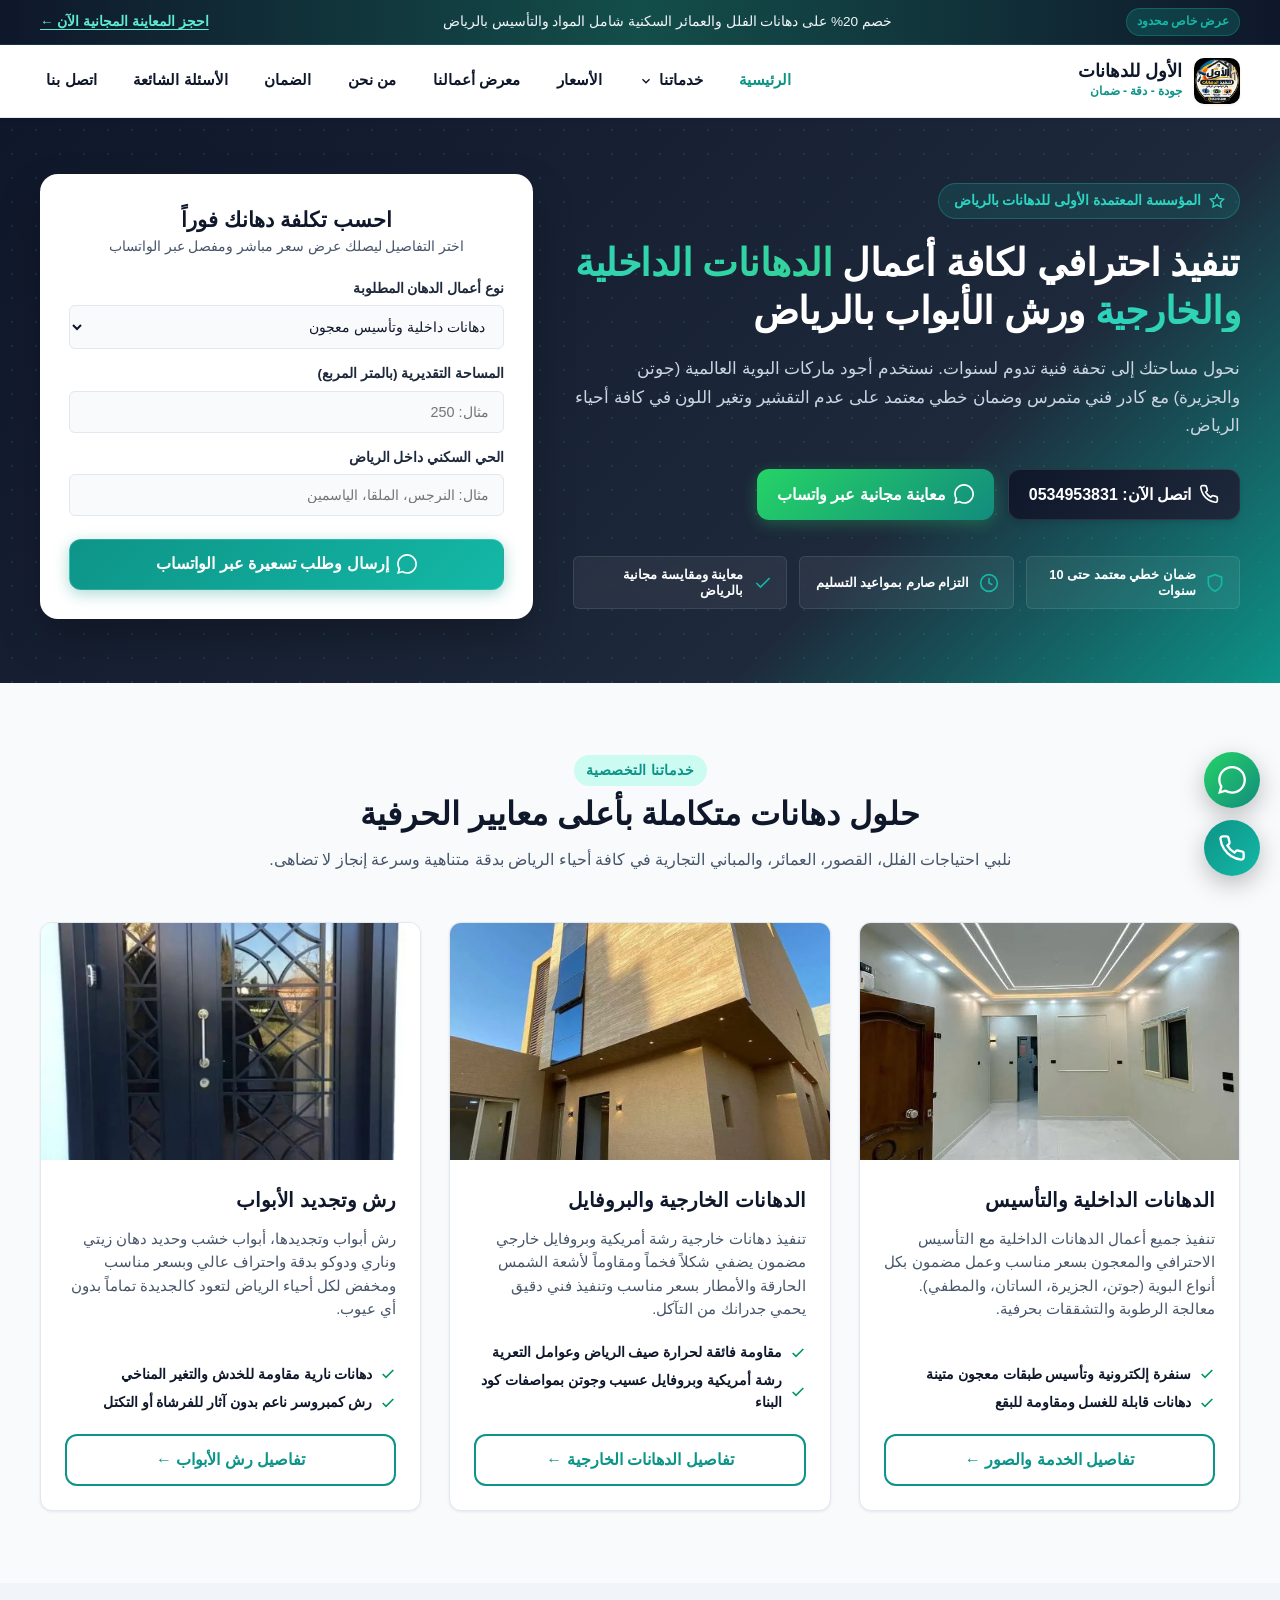
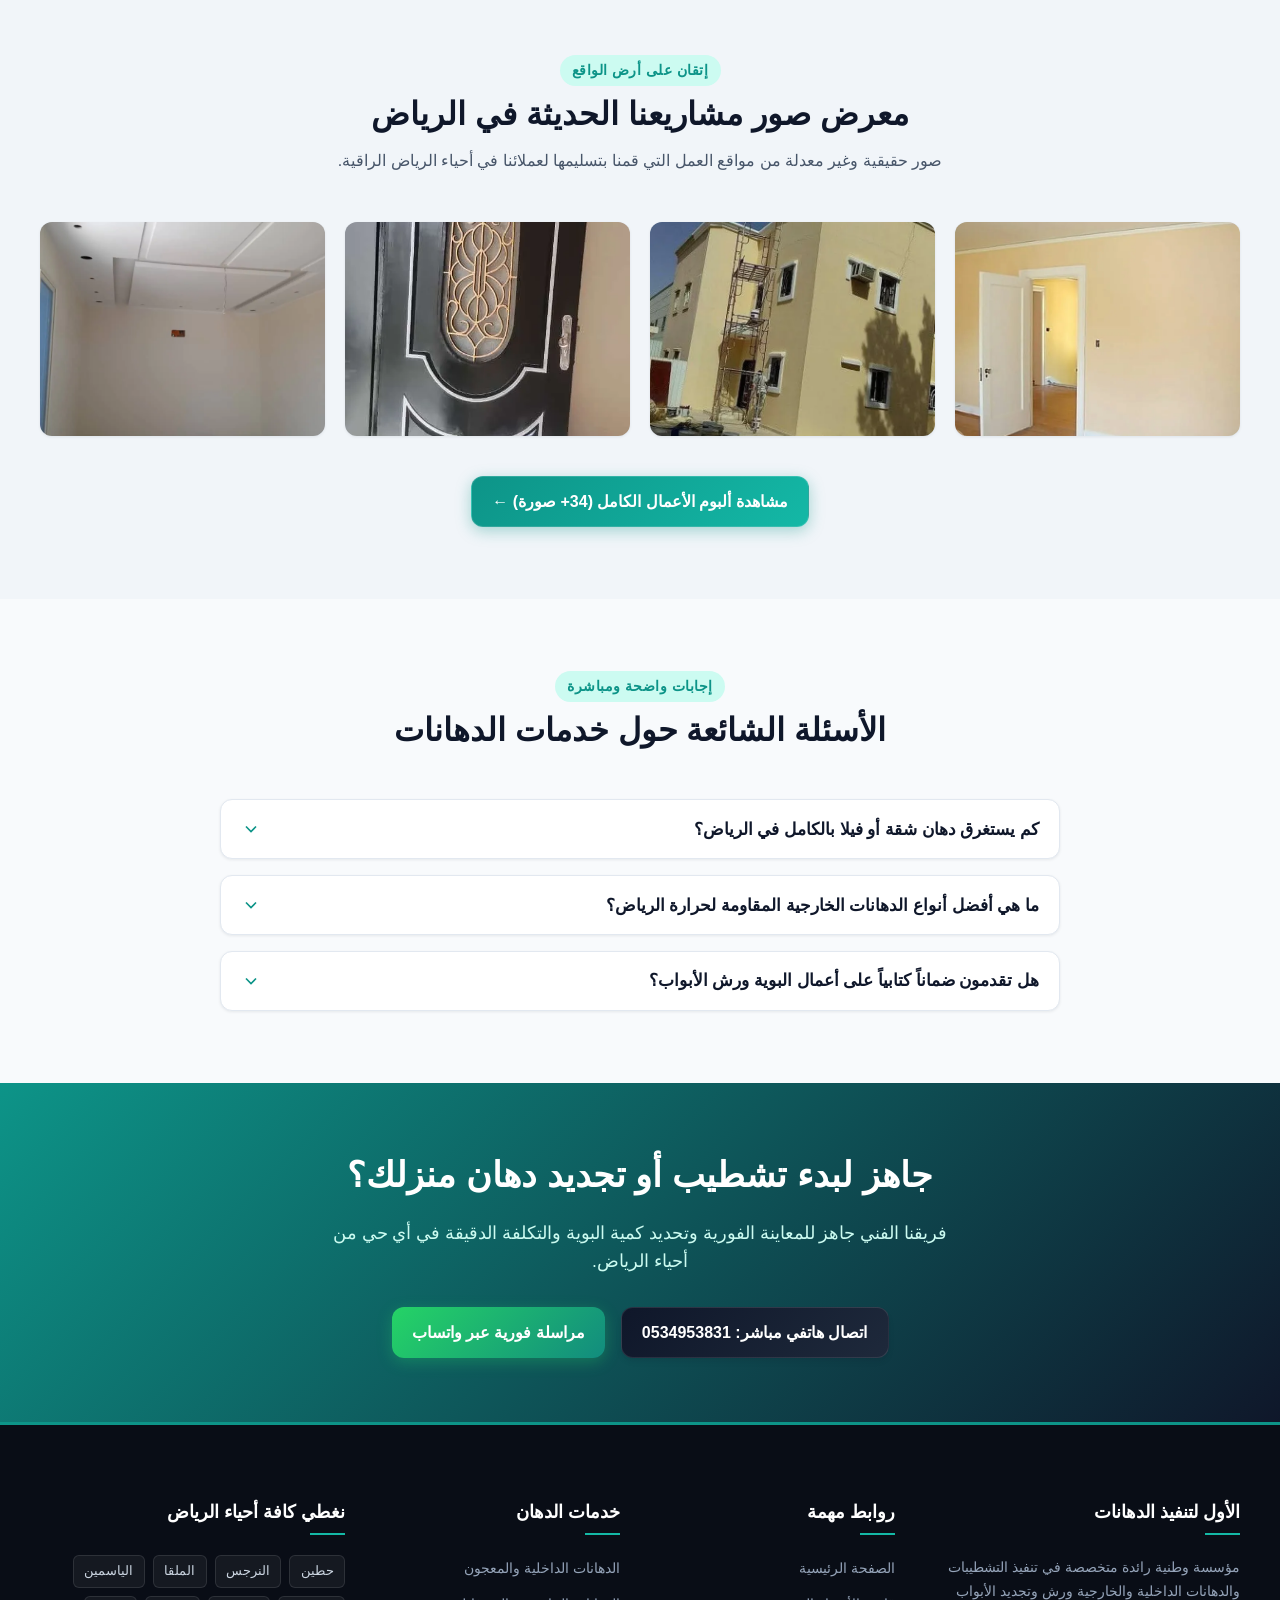
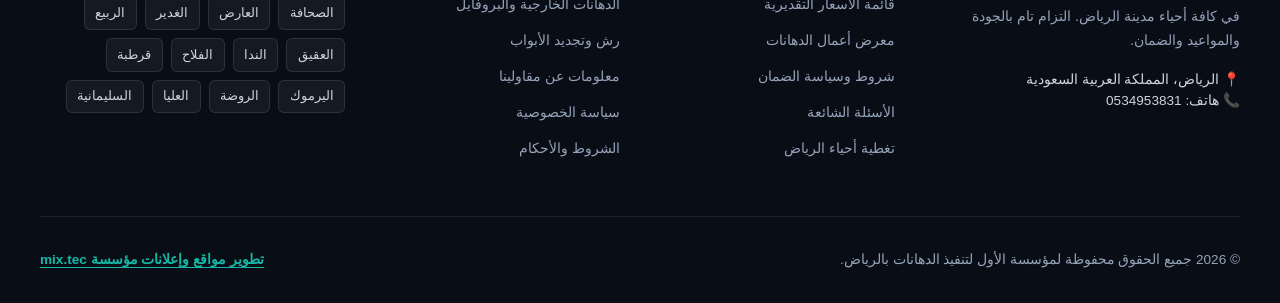
<file: index.html>
<!DOCTYPE html>
<html lang="ar" dir="rtl">
<head>
  <meta charset="UTF-8">
  <meta name="viewport" content="width=device-width, initial-scale=1.0, maximum-scale=5.0">
  <title>الأول لتنفيذ الدهانات بالرياض | دهانات داخلية وخارجية ورش أبواب</title>
  <meta name="description" content="مؤسسة الأول لتنفيذ كافة أعمال الدهانات الداخلية والخارجية ورش الأبواب في الرياض بأعلى جودة وضمان معتمد. معلم دهانات فلبيني وباكستاني محترف بأسعار تنافسية.">
  <meta name="keywords" content="دهانات الرياض, معلم دهانات بالرياض, دهانات جوتن الرياض, دهانات داخلية, دهانات خارجية بروفايل, رش ابواب خشب وحديد, فني بوية شمال الرياض">
  <meta name="robots" content="index, follow">
  <link rel="canonical" href="https://painting-riyadh.pages.dev/">

  <!-- Open Graph / معاينة منصات التواصل والواتساب -->
  <meta property="og:type" content="business.business">
  <meta property="og:title" content="الأول لتنفيذ الدهانات بكل أنواعها في الرياض">
  <meta property="og:description" content="تنفيذ دهانات داخلية وخارجية ورش أبواب بأعلى معايير الجودة والضمان في جميع أحياء الرياض.">
  <meta property="og:url" content="https://painting-riyadh.pages.dev/">
  <meta property="og:image" content="https://painting-riyadh.pages.dev/images/logo_result.webp">
  <meta property="og:image:width" content="600">
  <meta property="og:image:height" content="600">
  <meta property="og:locale" content="ar_SA">

  <!-- بطاقات تويتر -->
  <meta name="twitter:card" content="summary_large_image">
  <meta name="twitter:title" content="الأول لتنفيذ الدهانات بكل أنواعها في الرياض">
  <meta name="twitter:description" content="أفضل مقاول ومعلم دهانات بالرياض. دقة بالمواعيد وضمان كتابي على كافة الأعمال.">
  <meta name="twitter:image" content="https://painting-riyadh.pages.dev/images/logo_result.webp">

  <!-- كود إعلانات قوقل الرسمي (Google Tag) المعتمد لفحص Tag Assistant -->
  <script async src="https://www.googletagmanager.com/gtag/js?id=AW-17812962041"></script>
  <script>
    window.dataLayer = window.dataLayer || [];
    function gtag(){dataLayer.push(arguments);}
    gtag('js', new Date());
    gtag('config', 'AW-17812962041');
  </script>

  <!-- الأيقونات وملف التصميم -->
  <link rel="icon" type="image/x-icon" href="/favicon.ico">
  <link rel="icon" type="image/webp" href="/images/logo_result.webp">
  <link rel="apple-touch-icon" href="/images/logo_result.webp">
  <link rel="manifest" href="/manifest.json">
  <link rel="stylesheet" href="/style.css">

  <!-- البيانات المنظمة لمحركات البحث (JSON-LD Schema) -->
  <script type="application/ld+json">
  {
    "@context": "https://schema.org",
    "@type": "HomeAndConstructionBusiness",
    "name": "الأول لتنفيذ الدهانات بكل أنواعها في الرياض",
    "image": "https://painting-riyadh.pages.dev/images/logo_result.webp",
    "telephone": "+966534953831",
    "url": "https://painting-riyadh.pages.dev/",
    "priceRange": "$$",
    "address": {
      "@type": "PostalAddress",
      "streetAddress": "طريق أنس بن مالك، الصحافة",
      "addressLocality": "الرياض",
      "addressRegion": "منطقة الرياض",
      "postalCode": "13321",
      "addressCountry": "SA"
    },
    "geo": {
      "@type": "GeoCoordinates",
      "latitude": 24.774265,
      "longitude": 46.738586
    },
    "openingHoursSpecification": {
      "@type": "OpeningHoursSpecification",
      "dayOfWeek": ["Saturday", "Sunday", "Monday", "Tuesday", "Wednesday", "Thursday", "Friday"],
      "opens": "07:00",
      "closes": "23:00"
    },
    "aggregateRating": {
      "@type": "AggregateRating",
      "ratingValue": "4.9",
      "reviewCount": "218",
      "bestRating": "5",
      "worstRating": "1"
    }
  }
  </script>
</head>
<body>

  <!-- شريط الإعلان الترويجي العلوي -->
  <div class="top-bar">
    <div class="container top-bar-content">
      <div class="top-bar-badge">عرض خاص محدود</div>
      <div>خصم 20% على دهانات الفلل والعمائر السكنية شامل المواد والتأسيس بالرياض</div>
      <a href="https://wa.me/966534953831?text=مرحباً،%20أود%20الاستفادة%20من%20عرض%20الخصم%2020%%20على%20الدهانات" 
         class="top-bar-link" onclick="handleTrackedWhatsApp(event, 'مرحباً، أود الاستفادة من خصم 20% على الدهانات بالرياض')">
        احجز المعاينة المجانية الآن &larr;
      </a>
    </div>
  </div>

  <!-- ترويسة الموقع والقائمة -->
  <header class="site-header">
    <div class="container header-container">
      <a href="/" class="brand-logo" aria-label="الرئيسية - الأول لتنفيذ الدهانات">
        <img src="/images/logo_result.webp" alt="شعار مؤسسة الأول لتنفيذ الدهانات بالرياض" width="46" height="46">
        <div class="brand-title">
          <span class="brand-name">الأول للدهانات</span>
          <span class="brand-tagline">جودة - دقة - ضمان</span>
        </div>
      </a>

      <!-- قائمة سطح المكتب -->
      <nav aria-label="القائمة الرئيسية">
        <ul class="nav-desktop">
          <li><a href="/" class="nav-link active">الرئيسية</a></li>
          <li>
            <a href="javascript:void(0)" class="nav-link" aria-haspopup="true">
              خدماتنا
              <svg class="dropdown-chevron" width="14" height="14" viewBox="0 0 24 24" fill="none" stroke="currentColor" stroke-width="2.5"><polyline points="6 9 12 15 18 9"></polyline></svg>
            </a>
            <div class="dropdown-menu">
              <a href="/interior-paint.html" class="dropdown-link">الدهانات الداخلية والمعجون</a>
              <a href="/exterior-paint.html" class="dropdown-link">الدهانات الخارجية والرشة</a>
              <a href="/door-paint.html" class="dropdown-link">رش الأبواب الخشب والحديد</a>
            </div>
          </li>
          <li><a href="/prices.html" class="nav-link">الأسعار</a></li>
          <li><a href="/our-works.html" class="nav-link">معرض أعمالنا</a></li>
          <li><a href="/about-us.html" class="nav-link">من نحن</a></li>
          <li><a href="/warranty.html" class="nav-link">الضمان</a></li>
          <li><a href="/faq.html" class="nav-link">الأسئلة الشائعة</a></li>
          <li><a href="/contact-us.html" class="nav-link">اتصل بنا</a></li>
        </ul>
      </nav>

      <!-- زر قائمة الجوال -->
      <button class="menu-toggle" id="menuToggle" aria-label="فتح القائمة الرئيسية" aria-expanded="false">
        <span class="bar"></span>
        <span class="bar"></span>
        <span class="bar"></span>
      </button>
    </div>
  </header>

  <!-- درج الجوال التفاعلي -->
  <div class="drawer-backdrop" id="drawerBackdrop"></div>
  <aside class="mobile-drawer" id="mobileDrawer">
    <div class="mobile-nav-list">
      <a href="/" class="mobile-nav-link active">الرئيسية</a>
      <div>
        <div class="mobile-nav-link mobile-accordion-toggle" id="mobileServicesToggle">
          <span>خدمات الدهانات</span>
          <svg width="16" height="16" viewBox="0 0 24 24" fill="none" stroke="currentColor" stroke-width="2"><polyline points="6 9 12 15 18 9"></polyline></svg>
        </div>
        <div class="mobile-accordion-content" id="mobileServicesList">
          <a href="/interior-paint.html">الدهانات الداخلية والديكورية</a>
          <a href="/exterior-paint.html">الدهانات الخارجية والبروفايل</a>
          <a href="/door-paint.html">رش الأبواب (خشب وحديد)</a>
        </div>
      </div>
      <a href="/prices.html" class="mobile-nav-link">قائمة الأسعار التقديرية</a>
      <a href="/our-works.html" class="mobile-nav-link">معرض المشاريع السابقة</a>
      <a href="/city-landing.html" class="mobile-nav-link">أحياء الرياض المغطاة</a>
      <a href="/about-us.html" class="mobile-nav-link">عن المؤسسة</a>
      <a href="/warranty.html" class="mobile-nav-link">شهادة الضمان</a>
      <a href="/faq.html" class="mobile-nav-link">الأسئلة المتكررة</a>
      <a href="/contact-us.html" class="mobile-nav-link">بيانات التواصل</a>
    </div>

    <div class="mobile-drawer-cta">
      <a href="tel:0534953831" class="btn btn-call" onclick="handleTrackedCall(event)">
        <svg viewBox="0 0 24 24" fill="none" stroke="currentColor" stroke-width="2"><path d="M22 16.92v3a2 2 0 0 1-2.18 2 19.79 19.79 0 0 1-8.63-3.07 19.5 19.5 0 0 1-6-6 19.79 19.79 0 0 1-3.07-8.67A2 2 0 0 1 4.11 2h3a2 2 0 0 1 2 1.72 12.84 12.84 0 0 0 .7 2.81 2 2 0 0 1-.45 2.11L8.09 9.91a16 16 0 0 0 6 6l1.27-1.27a2 2 0 0 1 2.11-.45 12.84 12.84 0 0 0 2.81.7A2 2 0 0 1 22 16.92z"></path></svg>
        اتصال مباشر: 0534953831
      </a>
      <a href="https://wa.me/966534953831?text=مرحباً،%20أود%20طلب%20معاينة%20دهان%20بالرياض" class="btn btn-whatsapp" onclick="handleTrackedWhatsApp(event, 'مرحباً، أود الاستفسار وطلب معاينة بالرياض')">
        <svg viewBox="0 0 24 24" fill="currentColor"><path d="M.057 24l1.687-6.163c-1.041-1.804-1.588-3.849-1.587-5.946.003-6.556 5.338-11.891 11.893-11.891 3.181.001 6.167 1.24 8.413 3.488 2.245 2.248 3.481 5.236 3.48 8.414-.003 6.557-5.338 11.892-11.893 11.892-1.99-.001-3.951-.5-5.688-1.448l-6.305 1.654zm6.597-3.807c1.676.995 3.276 1.591 5.392 1.592 5.448 0 9.886-4.434 9.889-9.885.002-5.462-4.415-9.89-9.881-9.892-5.452 0-9.887 4.434-9.889 9.884-.001 2.225.651 3.891 1.746 5.634l-.999 3.648 3.742-.981z"/></svg>
        مراسلة واتساب فورية
      </a>
    </div>
  </aside>

  <main>
    <!-- قسم الهيرو التسويقي مع حاسبة التسعيرة الفورية -->
    <section class="hero-section">
      <div class="container hero-grid">
        <div class="hero-content">
          <div class="hero-badge">
            <svg width="16" height="16" viewBox="0 0 24 24" fill="none" stroke="currentColor" stroke-width="2"><path d="M12 2l3.09 6.26L22 9.27l-5 4.87 1.18 6.88L12 17.77l-6.18 3.25L7 14.14 2 9.27l6.91-1.01L12 2z"></path></svg>
            المؤسسة المعتمدة الأولى للدهانات بالرياض
          </div>
          <h1 class="hero-title">
            تنفيذ احترافي لكافة أعمال <span>الدهانات الداخلية والخارجية</span> ورش الأبواب بالرياض
          </h1>
          <p class="hero-desc">
            نحول مساحتك إلى تحفة فنية تدوم لسنوات. نستخدم أجود ماركات البوية العالمية (جوتن والجزيرة) مع كادر فني متمرس وضمان خطي معتمد على عدم التقشير وتغير اللون في كافة أحياء الرياض.
          </p>

          <div class="hero-ctas">
            <a href="tel:0534953831" class="btn btn-call" onclick="handleTrackedCall(event)">
              <svg viewBox="0 0 24 24" fill="none" stroke="currentColor" stroke-width="2"><path d="M22 16.92v3a2 2 0 0 1-2.18 2 19.79 19.79 0 0 1-8.63-3.07 19.5 19.5 0 0 1-6-6 19.79 19.79 0 0 1-3.07-8.67A2 2 0 0 1 4.11 2h3a2 2 0 0 1 2 1.72 12.84 12.84 0 0 0 .7 2.81 2 2 0 0 1-.45 2.11L8.09 9.91a16 16 0 0 0 6 6l1.27-1.27a2 2 0 0 1 2.11-.45 12.84 12.84 0 0 0 2.81.7A2 2 0 0 1 22 16.92z"></path></svg>
              اتصل الآن: 0534953831
            </a>
            <a href="https://wa.me/966534953831?text=مرحباً،%20أرغب%20في%20معاينة%20موقع%20للدهانات%20بالرياض" class="btn btn-whatsapp" onclick="handleTrackedWhatsApp(event, 'مرحباً، أرغب في معاينة مجانية لدهانات منزلي بالرياض')">
              <svg viewBox="0 0 24 24" fill="currentColor"><path d="M.057 24l1.687-6.163c-1.041-1.804-1.588-3.849-1.587-5.946.003-6.556 5.338-11.891 11.893-11.891 3.181.001 6.167 1.24 8.413 3.488 2.245 2.248 3.481 5.236 3.48 8.414-.003 6.557-5.338 11.892-11.893 11.892-1.99-.001-3.951-.5-5.688-1.448l-6.305 1.654zm6.597-3.807c1.676.995 3.276 1.591 5.392 1.592 5.448 0 9.886-4.434 9.889-9.885.002-5.462-4.415-9.89-9.881-9.892-5.452 0-9.887 4.434-9.889 9.884-.001 2.225.651 3.891 1.746 5.634l-.999 3.648 3.742-.981z"/></svg>
              معاينة مجانية عبر واتساب
            </a>
          </div>

          <!-- بطاقات الثقة السريعة -->
          <div class="trust-badges-hero">
            <div class="trust-badge-item">
              <svg viewBox="0 0 24 24" fill="none" stroke="currentColor" stroke-width="2"><path d="M12 22s8-4 8-10V5l-8-3-8 3v7c0 6 8 10 8 10z"></path></svg>
              <div class="trust-badge-text">ضمان خطي معتمد حتى 10 سنوات</div>
            </div>
            <div class="trust-badge-item">
              <svg viewBox="0 0 24 24" fill="none" stroke="currentColor" stroke-width="2"><circle cx="12" cy="12" r="10"></circle><polyline points="12 6 12 12 16 14"></polyline></svg>
              <div class="trust-badge-text">التزام صارم بمواعيد التسليم</div>
            </div>
            <div class="trust-badge-item">
              <svg viewBox="0 0 24 24" fill="none" stroke="currentColor" stroke-width="2"><path d="M20 6L9 17l-5-5"></path></svg>
              <div class="trust-badge-text">معاينة ومقايسة مجانية بالرياض</div>
            </div>
          </div>
        </div>

        <!-- بطاقة نموذج طلب تسعيرة فورية للمتر -->
        <div class="hero-quote-card">
          <div class="quote-card-header">
            <h3>احسب تكلفة دهانك فوراً</h3>
            <p>اختر التفاصيل ليصلك عرض سعر مباشر ومفصل عبر الواتساب</p>
          </div>
          <form class="quote-form" id="quickQuoteForm">
            <div class="form-group">
              <label class="form-label" for="formService">نوع أعمال الدهان المطلوبة</label>
              <select id="formService" class="form-select" required>
                <option value="دهانات داخلية وتأسيس معجون">دهانات داخلية وتأسيس معجون</option>
                <option value="دهانات خارجية وبروفايل ورشة أمريكية">دهانات خارجية وبروفايل ورشة أمريكية</option>
                <option value="رش وتجديد أبواب خشب وناري">رش وتجديد أبواب (خشب / حديد)</option>
                <option value="تشطيب وترميم كامل للفيلا / الشقة">تشطيب وترميم كامل للفيلا أو الشقة</option>
              </select>
            </div>
            <div class="form-group">
              <label class="form-label" for="formArea">المساحة التقديرية (بالمتر المربع)</label>
              <input type="number" id="formArea" class="form-input" placeholder="مثال: 250" min="10" required>
            </div>
            <div class="form-group">
              <label class="form-label" for="formDistrict">الحي السكني داخل الرياض</label>
              <input type="text" id="formDistrict" class="form-input" placeholder="مثال: النرجس، الملقا، الياسمين" required>
            </div>
            <button type="submit" class="btn btn-primary" style="width: 100%; margin-top: 0.5rem;">
              <svg viewBox="0 0 24 24" fill="currentColor"><path d="M.057 24l1.687-6.163c-1.041-1.804-1.588-3.849-1.587-5.946.003-6.556 5.338-11.891 11.893-11.891 3.181.001 6.167 1.24 8.413 3.488 2.245 2.248 3.481 5.236 3.48 8.414-.003 6.557-5.338 11.892-11.893 11.892-1.99-.001-3.951-.5-5.688-1.448l-6.305 1.654zm6.597-3.807c1.676.995 3.276 1.591 5.392 1.592 5.448 0 9.886-4.434 9.889-9.885.002-5.462-4.415-9.89-9.881-9.892-5.452 0-9.887 4.434-9.889 9.884-.001 2.225.651 3.891 1.746 5.634l-.999 3.648 3.742-.981z"/></svg>
              إرسال وطلب تسعيرة عبر الواتساب
            </button>
          </form>
        </div>
      </div>
    </section>

    <!-- قسم الخدمات الرئيسية الثلاث -->
    <section class="section">
      <div class="container">
        <div class="section-header">
          <span class="section-subtitle">خدماتنا التخصصية</span>
          <h2 class="section-title">حلول دهانات متكاملة بأعلى معايير الحرفية</h2>
          <p class="section-desc">نلبي احتياجات الفلل، القصور، العمائر، والمباني التجارية في كافة أحياء الرياض بدقة متناهية وسرعة إنجاز لا تضاهى.</p>
        </div>

        <div class="cards-grid">
          <!-- الخدمة 1 -->
          <article class="service-card">
            <div class="service-card-img">
              <img src="/images/interior-paint (1)_result.webp" alt="تنفيذ دهانات داخلية ومعجون في الرياض" loading="lazy">
            </div>
            <div class="service-card-body">
              <h3 class="service-card-title">الدهانات الداخلية والتأسيس</h3>
              <p class="service-card-desc">
                تنفيذ جميع أعمال الدهانات الداخلية مع التأسيس الاحترافي والمعجون بسعر مناسب وعمل مضمون بكل أنواع البوية (جوتن، الجزيرة، الساتان، والمطفي). معالجة الرطوبة والتشققات بحرفية.
              </p>
              <div class="service-card-features">
                <div class="service-card-feature-item">
                  <svg viewBox="0 0 24 24" fill="none" stroke="currentColor" stroke-width="2.5"><polyline points="20 6 9 17 4 12"></polyline></svg>
                  <span>سنفرة إلكترونية وتأسيس طبقات معجون متينة</span>
                </div>
                <div class="service-card-feature-item">
                  <svg viewBox="0 0 24 24" fill="none" stroke="currentColor" stroke-width="2.5"><polyline points="20 6 9 17 4 12"></polyline></svg>
                  <span>دهانات قابلة للغسل ومقاومة للبقع</span>
                </div>
              </div>
              <a href="/interior-paint.html" class="btn btn-outline" style="width: 100%;">تفاصيل الخدمة والصور &larr;</a>
            </div>
          </article>

          <!-- الخدمة 2 -->
          <article class="service-card">
            <div class="service-card-img">
              <img src="/images/Exterior-Painting(1)_result_result.webp" alt="دهانات بروفايل ورشة خارجية لواجهات المباني بالرياض" loading="lazy">
            </div>
            <div class="service-card-body">
              <h3 class="service-card-title">الدهانات الخارجية والبروفايل</h3>
              <p class="service-card-desc">
                تنفيذ دهانات خارجية رشة أمريكية وبروفايل خارجي مضمون يضفي شكلاً فخماً ومقاوماً لأشعة الشمس الحارقة والأمطار بسعر مناسب وتنفيذ فني دقيق يحمي جدرانك من التآكل.
              </p>
              <div class="service-card-features">
                <div class="service-card-feature-item">
                  <svg viewBox="0 0 24 24" fill="none" stroke="currentColor" stroke-width="2.5"><polyline points="20 6 9 17 4 12"></polyline></svg>
                  <span>مقاومة فائقة لحرارة صيف الرياض وعوامل التعرية</span>
                </div>
                <div class="service-card-feature-item">
                  <svg viewBox="0 0 24 24" fill="none" stroke="currentColor" stroke-width="2.5"><polyline points="20 6 9 17 4 12"></polyline></svg>
                  <span>رشة أمريكية وبروفايل عسيب وجوتن بمواصفات كود البناء</span>
                </div>
              </div>
              <a href="/exterior-paint.html" class="btn btn-outline" style="width: 100%;">تفاصيل الدهانات الخارجية &larr;</a>
            </div>
          </article>

          <!-- الخدمة 3 -->
          <article class="service-card">
            <div class="service-card-img">
              <img src="/images/door-paint (1)_result.webp" alt="رش أبواب خشب وحديد بوية فرن وناري بالرياض" loading="lazy">
            </div>
            <div class="service-card-body">
              <h3 class="service-card-title">رش وتجديد الأبواب</h3>
              <p class="service-card-desc">
                رش أبواب وتجديدها، أبواب خشب وحديد دهان زيتي وناري ودوكو بدقة واحتراف عالي وبسعر مناسب ومخفض لكل أحياء الرياض لتعود كالجديدة تماماً بدون أي عيوب.
              </p>
              <div class="service-card-features">
                <div class="service-card-feature-item">
                  <svg viewBox="0 0 24 24" fill="none" stroke="currentColor" stroke-width="2.5"><polyline points="20 6 9 17 4 12"></polyline></svg>
                  <span>دهانات نارية مقاومة للخدش والتغير المناخي</span>
                </div>
                <div class="service-card-feature-item">
                  <svg viewBox="0 0 24 24" fill="none" stroke="currentColor" stroke-width="2.5"><polyline points="20 6 9 17 4 12"></polyline></svg>
                  <span>رش كمبروسر ناعم بدون آثار للفرشاة أو التكتل</span>
                </div>
              </div>
              <a href="/door-paint.html" class="btn btn-outline" style="width: 100%;">تفاصيل رش الأبواب &larr;</a>
            </div>
          </article>
        </div>
      </div>
    </section>

    <!-- قسم نماذج الأعمال -->
    <section class="section section-alt">
      <div class="container">
        <div class="section-header">
          <span class="section-subtitle">إتقان على أرض الواقع</span>
          <h2 class="section-title">معرض صور مشاريعنا الحديثة في الرياض</h2>
          <p class="section-desc">صور حقيقية وغير معدلة من مواقع العمل التي قمنا بتسليمها لعملائنا في أحياء الرياض الراقية.</p>
        </div>

        <div class="gallery-grid">
          <div class="gallery-item">
            <img src="/images/interior-paint (2)_result.webp" alt="تشطيب دهان داخلي صالة فيلا بالرياض" loading="lazy">
            <div class="gallery-overlay"><span class="gallery-title">دهان داخلي ناعم - حي النرجس</span></div>
          </div>
          <div class="gallery-item">
            <img src="/images/Exterior-Painting(2)_result_result.webp" alt="واجهة فيلا بروفايل خارجي بالرياض" loading="lazy">
            <div class="gallery-overlay"><span class="gallery-title">رشة خارجية بروفايل - حي الملقا</span></div>
          </div>
          <div class="gallery-item">
            <img src="/images/door-paint (2)_result.webp" alt="تجديد باب خشب كلاسيك بالرياض" loading="lazy">
            <div class="gallery-overlay"><span class="gallery-title">رش باب خشب ناري - حي الياسمين</span></div>
          </div>
          <div class="gallery-item">
            <img src="/images/interior-paint (3)_result.webp" alt="تنسيق دهانات غرف نوم حديثة" loading="lazy">
            <div class="gallery-overlay"><span class="gallery-title">دهان جوتن فينوماستيك - حي الصحافة</span></div>
          </div>
        </div>

        <div style="text-align: center; margin-top: 2.5rem;">
          <a href="/our-works.html" class="btn btn-primary">مشاهدة ألبوم الأعمال الكامل (34+ صورة) &larr;</a>
        </div>
      </div>
    </section>

    <!-- قسم الأسئلة المتكررة -->
    <section class="section">
      <div class="container">
        <div class="section-header">
          <span class="section-subtitle">إجابات واضحة ومباشرة</span>
          <h2 class="section-title">الأسئلة الشائعة حول خدمات الدهانات</h2>
        </div>

        <div class="faq-list">
          <div class="faq-card">
            <button class="faq-trigger" type="button">
              <span>كم يستغرق دهان شقة أو فيلا بالكامل في الرياض؟</span>
              <svg class="faq-icon" width="20" height="20" viewBox="0 0 24 24" fill="none" stroke="currentColor" stroke-width="2"><polyline points="6 9 12 15 18 9"></polyline></svg>
            </button>
            <div class="faq-answer">
              <p>يستغرق دهان الشقة السكنية المكونة من 4 إلى 5 غرف من 3 إلى 5 أيام عمل شاملة الصنفرة، سحب طبقات المعجون، والوجهين النهائيين. أما الفلل فتستغرق من 7 إلى 14 يوماً بحسب المساحة وحالة الجدران السابقة.</p>
            </div>
          </div>

          <div class="faq-card">
            <button class="faq-trigger" type="button">
              <span>ما هي أفضل أنواع الدهانات الخارجية المقاومة لحرارة الرياض؟</span>
              <svg class="faq-icon" width="20" height="20" viewBox="0 0 24 24" fill="none" stroke="currentColor" stroke-width="2"><polyline points="6 9 12 15 18 9"></polyline></svg>
            </button>
            <div class="faq-answer">
              <p>نعتمد بشكل رئيسي على دهانات البروفايل والرشة الأمريكية من جوتن والجزيرة وعسيب، نظراً لقدرتها الفائقة على تحمل الأشعة فوق البنفسجية، عزل الحرارة، ومقاومة تراكم الأتربة والغبار.</p>
            </div>
          </div>

          <div class="faq-card">
            <button class="faq-trigger" type="button">
              <span>هل تقدمون ضماناً كتابياً على أعمال البوية ورش الأبواب؟</span>
              <svg class="faq-icon" width="20" height="20" viewBox="0 0 24 24" fill="none" stroke="currentColor" stroke-width="2"><polyline points="6 9 12 15 18 9"></polyline></svg>
            </button>
            <div class="faq-answer">
              <p>نعم بكل تأكيد، نقدم سند ضمان خطي يبدأ من 3 سنوات للدهانات الداخلية، وحتى 10 سنوات على الدهانات الخارجية المقاومة للعوامل الجوية ورش الأبواب الناري.</p>
            </div>
          </div>
        </div>
      </div>
    </section>

    <!-- بانر الحث على اتخاذ إجراء -->
    <section style="background: linear-gradient(135deg, #0d9488 0%, #0f172a 100%); color: #ffffff; padding: 4rem 0; text-align: center;">
      <div class="container">
        <h2 style="font-size: 2.2rem; font-weight: 800; margin-bottom: 1rem;">جاهز لبدء تشطيب أو تجديد دهان منزلك؟</h2>
        <p style="font-size: 1.1rem; max-width: 650px; margin: 0 auto 2rem; color: #ccfbf1;">
          فريقنا الفني جاهز للمعاينة الفورية وتحديد كمية البوية والتكلفة الدقيقة في أي حي من أحياء الرياض.
        </p>
        <div style="display: flex; gap: 1rem; justify-content: center; flex-wrap: wrap;">
          <a href="tel:0534953831" class="btn btn-call" onclick="handleTrackedCall(event)">
            اتصال هاتفي مباشر: 0534953831
          </a>
          <a href="https://wa.me/966534953831?text=مرحباً،%20أرغب%20في%20طلب%20معاينة%20موقع%20للدهان" class="btn btn-whatsapp" onclick="handleTrackedWhatsApp(event, 'مرحباً، أود حجز موعد معاينة دهانات')">
            مراسلة فورية عبر واتساب
          </a>
        </div>
      </div>
    </section>
  </main>

  <!-- الفوتر وسحابة الأحياء الـ 16 -->
  <footer class="site-footer">
    <div class="container">
      <div class="footer-grid">
        <div>
          <h4 class="footer-col-title">الأول لتنفيذ الدهانات</h4>
          <p style="font-size: 0.9rem; line-height: 1.7; color: #94a3b8; margin-bottom: 1rem;">
            مؤسسة وطنية رائدة متخصصة في تنفيذ التشطيبات والدهانات الداخلية والخارجية ورش وتجديد الأبواب في كافة أحياء مدينة الرياض. التزام تام بالجودة والمواعيد والضمان.
          </p>
          <div style="font-size: 0.85rem; color: #cbd5e1;">
            📍 الرياض، المملكة العربية السعودية<br>
            📞 هاتف: 0534953831
          </div>
        </div>

        <div>
          <h4 class="footer-col-title">روابط مهمة</h4>
          <ul class="footer-links-list">
            <li><a href="/">الصفحة الرئيسية</a></li>
            <li><a href="/prices.html">قائمة الأسعار التقديرية</a></li>
            <li><a href="/our-works.html">معرض أعمال الدهانات</a></li>
            <li><a href="/warranty.html">شروط وسياسة الضمان</a></li>
            <li><a href="/faq.html">الأسئلة الشائعة</a></li>
            <li><a href="/city-landing.html">تغطية أحياء الرياض</a></li>
          </ul>
        </div>

        <div>
          <h4 class="footer-col-title">خدمات الدهان</h4>
          <ul class="footer-links-list">
            <li><a href="/interior-paint.html">الدهانات الداخلية والمعجون</a></li>
            <li><a href="/exterior-paint.html">الدهانات الخارجية والبروفايل</a></li>
            <li><a href="/door-paint.html">رش وتجديد الأبواب</a></li>
            <li><a href="/about-us.html">معلومات عن مقاولينا</a></li>
            <li><a href="/privacy-policy.html">سياسة الخصوصية</a></li>
            <li><a href="/terms-conditions.html">الشروط والأحكام</a></li>
          </ul>
        </div>

        <div>
          <h4 class="footer-col-title">نغطي كافة أحياء الرياض</h4>
          <div class="neighborhood-cloud">
            <span class="neighborhood-tag">حطين</span>
            <span class="neighborhood-tag">النرجس</span>
            <span class="neighborhood-tag">الملقا</span>
            <span class="neighborhood-tag">الياسمين</span>
            <span class="neighborhood-tag">الصحافة</span>
            <span class="neighborhood-tag">العارض</span>
            <span class="neighborhood-tag">الغدير</span>
            <span class="neighborhood-tag">الربيع</span>
            <span class="neighborhood-tag">العقيق</span>
            <span class="neighborhood-tag">الندا</span>
            <span class="neighborhood-tag">الفلاح</span>
            <span class="neighborhood-tag">قرطبة</span>
            <span class="neighborhood-tag">اليرموك</span>
            <span class="neighborhood-tag">الروضة</span>
            <span class="neighborhood-tag">العليا</span>
            <span class="neighborhood-tag">السليمانية</span>
          </div>
        </div>
      </div>

      <div class="footer-bottom">
        <div>&copy; 2026 جميع الحقوق محفوظة لمؤسسة الأول لتنفيذ الدهانات بالرياض.</div>
        <div>
          <a href="https://wa.me/966578539687" target="_blank" rel="noopener noreferrer" class="developer-attribution">
            تطوير مواقع وإعلانات مؤسسة mix.tec
          </a>
        </div>
      </div>
    </div>
  </footer>

  <!-- الأزرار العائمة جهة اليمين -->
  <div class="floating-contact-right">
    <a href="https://wa.me/966534953831?text=مرحباً،%20أود%20الاستفسار%20عن%20دهانات%20بالرياض" 
       class="floating-btn floating-whatsapp" 
       aria-label="تواصل واتساب فوري" 
       onclick="handleTrackedWhatsApp(event, 'مرحباً، أود الاستفسار عن خدمات الدهانات بالرياض')">
      <svg viewBox="0 0 24 24" fill="currentColor"><path d="M.057 24l1.687-6.163c-1.041-1.804-1.588-3.849-1.587-5.946.003-6.556 5.338-11.891 11.893-11.891 3.181.001 6.167 1.24 8.413 3.488 2.245 2.248 3.481 5.236 3.48 8.414-.003 6.557-5.338 11.892-11.893 11.892-1.99-.001-3.951-.5-5.688-1.448l-6.305 1.654zm6.597-3.807c1.676.995 3.276 1.591 5.392 1.592 5.448 0 9.886-4.434 9.889-9.885.002-5.462-4.415-9.89-9.881-9.892-5.452 0-9.887 4.434-9.889 9.884-.001 2.225.651 3.891 1.746 5.634l-.999 3.648 3.742-.981z"/></svg>
    </a>
    <a href="tel:0534953831" 
       class="floating-btn floating-call" 
       aria-label="اتصال هاتفي مباشر" 
       onclick="handleTrackedCall(event)">
      <svg viewBox="0 0 24 24" fill="none" stroke="currentColor" stroke-width="2"><path d="M22 16.92v3a2 2 0 0 1-2.18 2 19.79 19.79 0 0 1-8.63-3.07 19.5 19.5 0 0 1-6-6 19.79 19.79 0 0 1-3.07-8.67A2 2 0 0 1 4.11 2h3a2 2 0 0 1 2 1.72 12.84 12.84 0 0 0 .7 2.81 2 2 0 0 1-.45 2.11L8.09 9.91a16 16 0 0 0 6 6l1.27-1.27a2 2 0 0 1 2.11-.45 12.84 12.84 0 0 0 2.81.7A2 2 0 0 1 22 16.92z"></path></svg>
    </a>
  </div>

  <!-- زر الصعود للأعلى جهة اليسار -->
  <button class="floating-scroll-left" id="scrollTopBtn" aria-label="الرجوع لأعلى الصفحة">
    <svg width="24" height="24" viewBox="0 0 24 24" fill="none" stroke="currentColor" stroke-width="2.5"><polyline points="18 15 12 9 6 15"></polyline></svg>
  </button>

  <!-- استدعاء السكربت بنسخة محدثة لكسر الكاش القديم فوراً -->
  <script src="/script.js?v=3.0"></script>
</body>
</html>
</file>
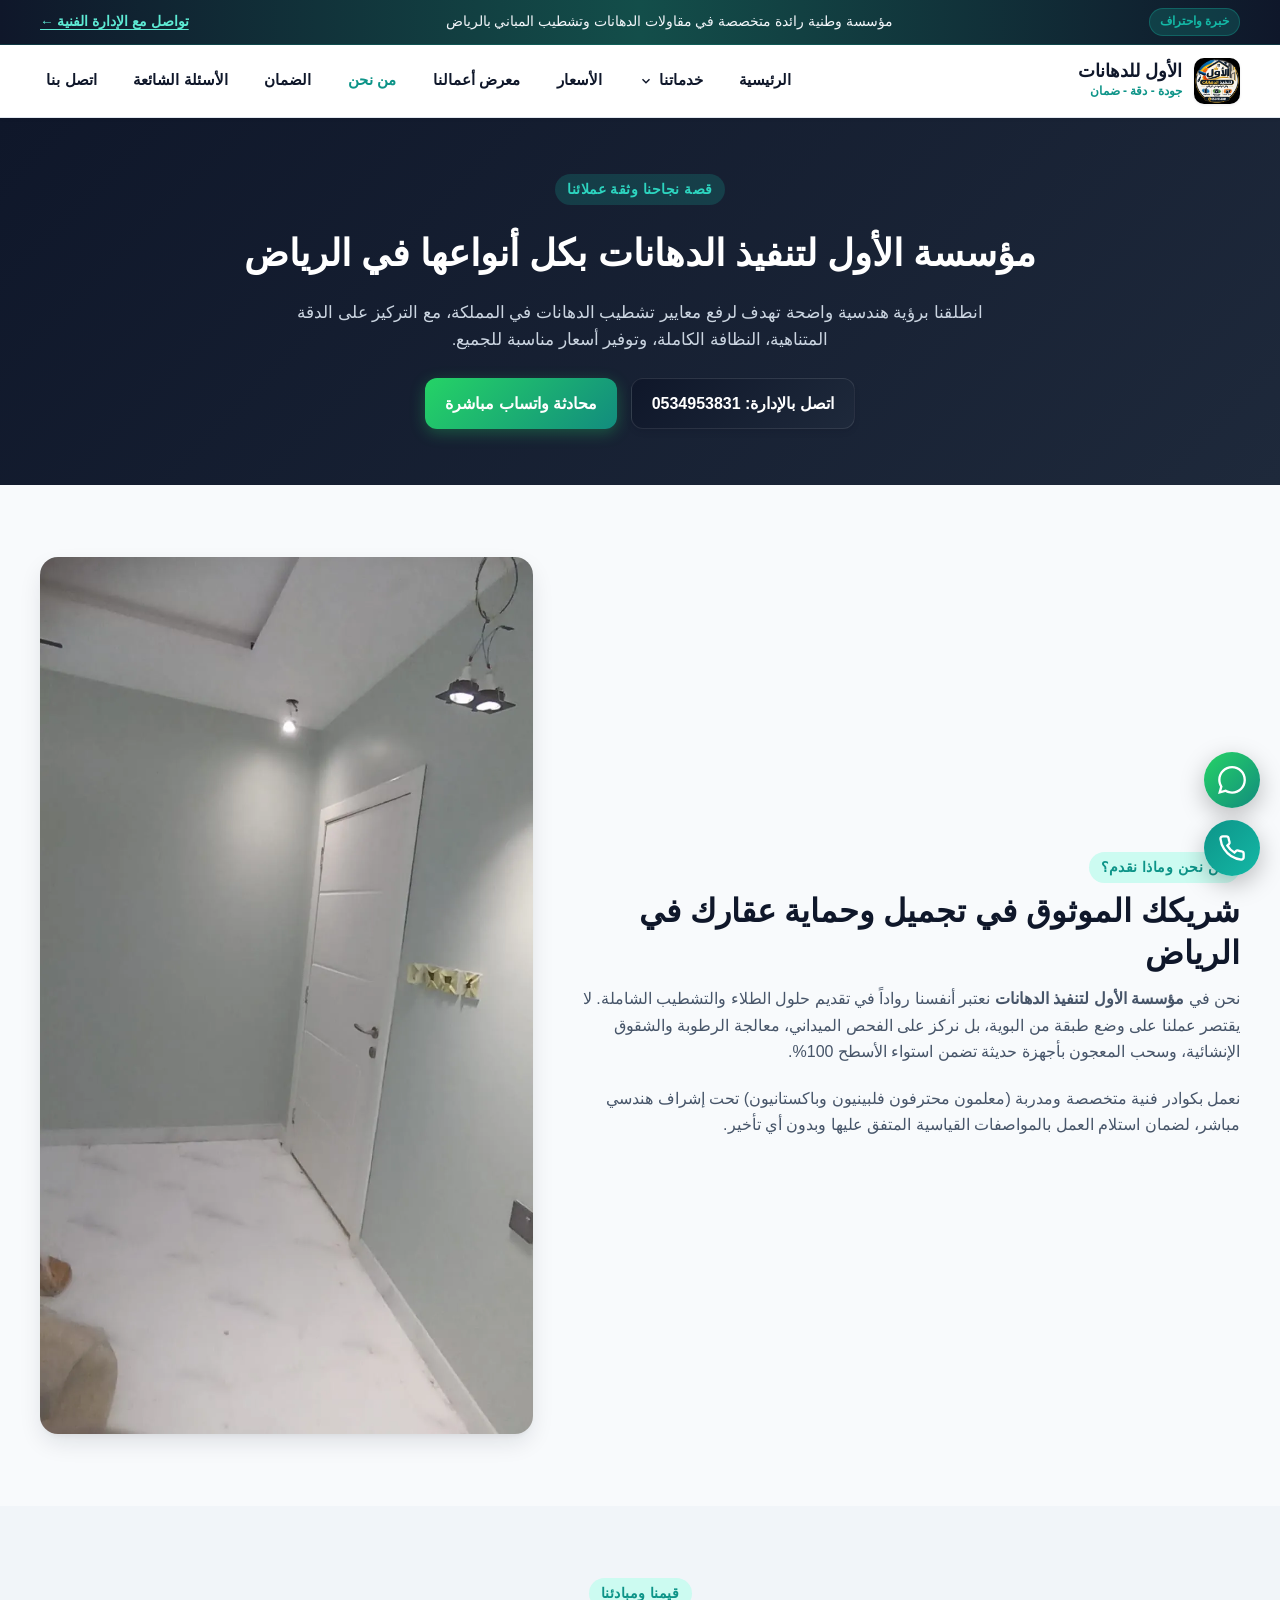
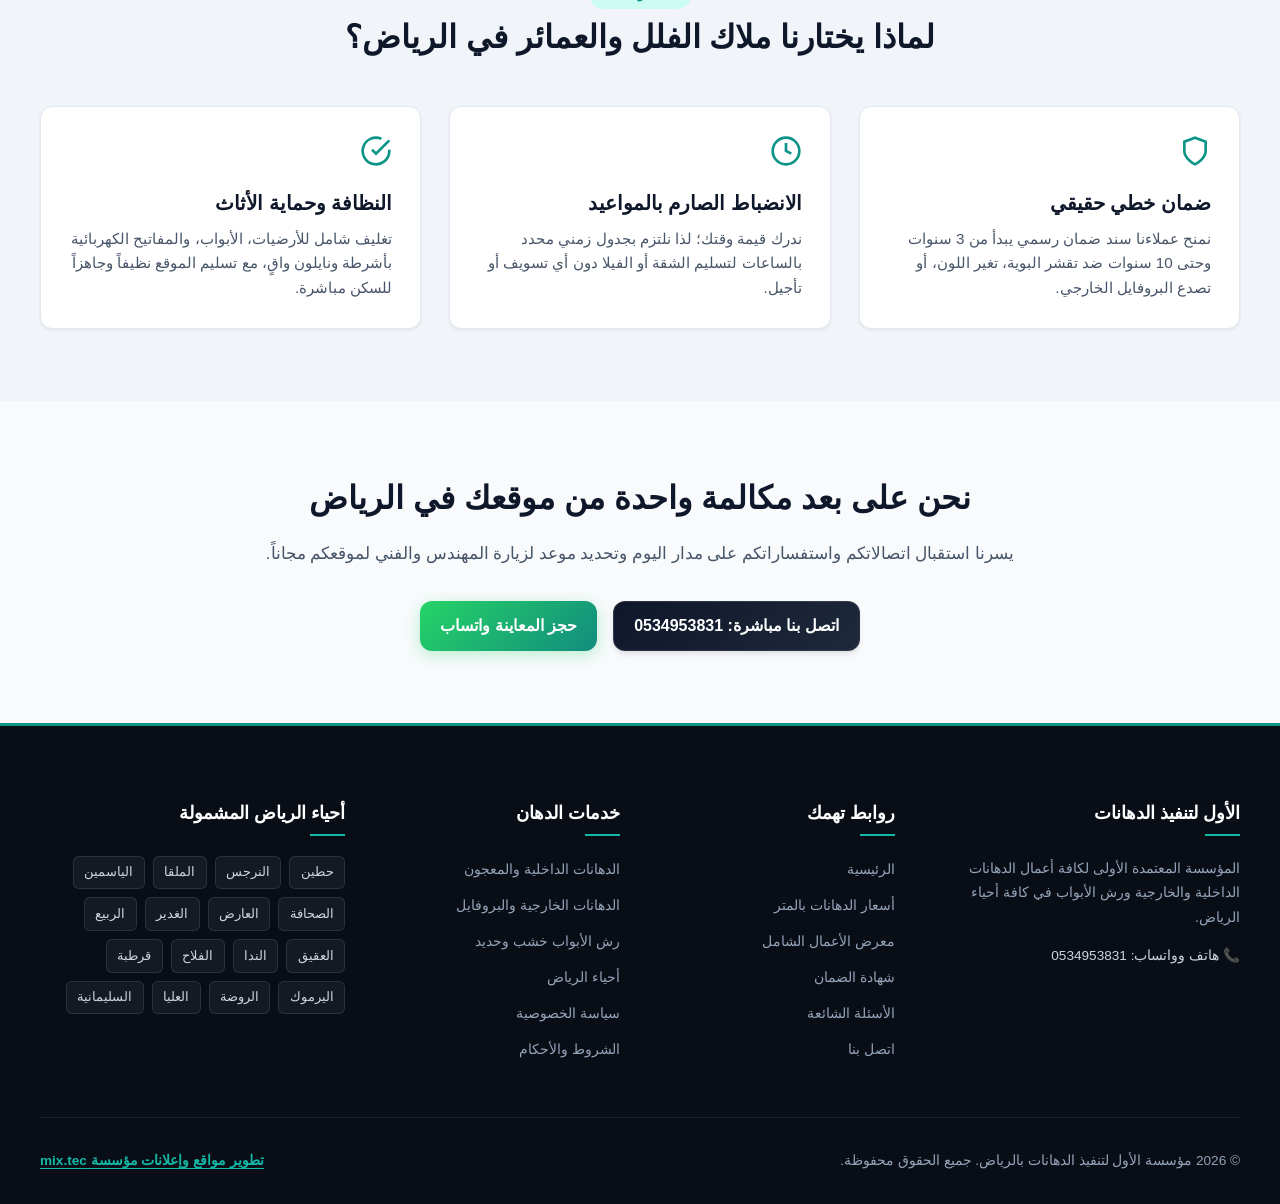
<file: about-us.html>
<!DOCTYPE html>
<html lang="ar" dir="rtl">
<head>
  <meta charset="UTF-8">
  <meta name="viewport" content="width=device-width, initial-scale=1.0, maximum-scale=5.0">
  <title>من نحن | الأول لتنفيذ الدهانات بكل أنواعها في الرياض</title>
  <meta name="description" content="تعرف على مؤسسة الأول لتنفيذ الدهانات بالرياض. أكثر من 12 عاماً من الخبرة في الدهانات الداخلية والخارجية والبروفايل ورش الأبواب بأعلى معايير الحرفية والضمان.">
  <meta name="keywords" content="من نحن الأول للدهانات, مقاول دهانات الرياض, افضل معلم دهانات الرياض, مؤسسة دهانات معتمدة بالرياض">
  <meta name="robots" content="index, follow">
  <link rel="canonical" href="https://painting-riyadh.pages.dev/about-us.html">

  <meta property="og:type" content="website">
  <meta property="og:title" content="من نحن | مؤسسة الأول لتنفيذ الدهانات بالرياض">
  <meta property="og:description" content="خبرة عريقة في عالم الدهانات والتشطيبات بالرياض، نلتزم بالدقة والمواعيد واستخدام أجود الخامات.">
  <meta property="og:url" content="https://painting-riyadh.pages.dev/about-us.html">
  <meta property="og:image" content="https://painting-riyadh.pages.dev/images/logo_result.webp">

  <link rel="icon" type="image/webp" href="/images/logo_result.webp">
  <link rel="apple-touch-icon" href="/images/logo_result.webp">
  <link rel="manifest" href="/manifest.json">
  <link rel="stylesheet" href="/style.css">
</head>
<body>

  <div class="top-bar">
    <div class="container top-bar-content">
      <div class="top-bar-badge">خبرة واحتراف</div>
      <div>مؤسسة وطنية رائدة متخصصة في مقاولات الدهانات وتشطيب المباني بالرياض</div>
      <a href="https://wa.me/966534953831?text=مرحباً،%20أود%20التعرف%20على%20خدماتكم" class="top-bar-link" onclick="handleTrackedWhatsApp(event, 'مرحباً، أود التعرف على خدماتكم')">
        تواصل مع الإدارة الفنية &larr;
      </a>
    </div>
  </div>

  <header class="site-header">
    <div class="container header-container">
      <a href="/" class="brand-logo" aria-label="الرئيسية - الأول لتنفيذ الدهانات">
        <img src="/images/logo_result.webp" alt="شعار مؤسسة الأول لتنفيذ الدهانات بالرياض" width="46" height="46">
        <div class="brand-title">
          <span class="brand-name">الأول للدهانات</span>
          <span class="brand-tagline">جودة - دقة - ضمان</span>
        </div>
      </a>

      <nav aria-label="القائمة الرئيسية">
        <ul class="nav-desktop">
          <li><a href="/" class="nav-link">الرئيسية</a></li>
          <li>
            <a href="javascript:void(0)" class="nav-link" aria-haspopup="true">
              خدماتنا
              <svg class="dropdown-chevron" width="14" height="14" viewBox="0 0 24 24" fill="none" stroke="currentColor" stroke-width="2.5"><polyline points="6 9 12 15 18 9"></polyline></svg>
            </a>
            <div class="dropdown-menu">
              <a href="/interior-paint.html" class="dropdown-link">الدهانات الداخلية والمعجون</a>
              <a href="/exterior-paint.html" class="dropdown-link">الدهانات الخارجية والرشة</a>
              <a href="/door-paint.html" class="dropdown-link">رش الأبواب الخشب والحديد</a>
            </div>
          </li>
          <li><a href="/prices.html" class="nav-link">الأسعار</a></li>
          <li><a href="/our-works.html" class="nav-link">معرض أعمالنا</a></li>
          <li><a href="/about-us.html" class="nav-link active">من نحن</a></li>
          <li><a href="/warranty.html" class="nav-link">الضمان</a></li>
          <li><a href="/faq.html" class="nav-link">الأسئلة الشائعة</a></li>
          <li><a href="/contact-us.html" class="nav-link">اتصل بنا</a></li>
        </ul>
      </nav>

      <button class="menu-toggle" id="menuToggle" aria-label="فتح القائمة الرئيسية" aria-expanded="false">
        <span class="bar"></span>
        <span class="bar"></span>
        <span class="bar"></span>
      </button>
    </div>
  </header>

  <div class="drawer-backdrop" id="drawerBackdrop"></div>
  <aside class="mobile-drawer" id="mobileDrawer">
    <div class="mobile-nav-list">
      <a href="/" class="mobile-nav-link">الرئيسية</a>
      <div>
        <div class="mobile-nav-link mobile-accordion-toggle" id="mobileServicesToggle">
          <span>خدمات الدهانات</span>
          <svg width="16" height="16" viewBox="0 0 24 24" fill="none" stroke="currentColor" stroke-width="2"><polyline points="6 9 12 15 18 9"></polyline></svg>
        </div>
        <div class="mobile-accordion-content" id="mobileServicesList">
          <a href="/interior-paint.html">الدهانات الداخلية والديكورية</a>
          <a href="/exterior-paint.html">الدهانات الخارجية والبروفايل</a>
          <a href="/door-paint.html">رش الأبواب (خشب وحديد)</a>
        </div>
      </div>
      <a href="/prices.html" class="mobile-nav-link">قائمة الأسعار التقديرية</a>
      <a href="/our-works.html" class="mobile-nav-link">معرض المشاريع السابقة</a>
      <a href="/city-landing.html" class="mobile-nav-link">أحياء الرياض المغطاة</a>
      <a href="/about-us.html" class="mobile-nav-link active">عن المؤسسة</a>
      <a href="/warranty.html" class="mobile-nav-link">شهادة الضمان</a>
      <a href="/faq.html" class="mobile-nav-link">الأسئلة المتكررة</a>
      <a href="/contact-us.html" class="mobile-nav-link">بيانات التواصل</a>
    </div>

    <div class="mobile-drawer-cta">
      <a href="tel:+966534953831" class="btn btn-call" onclick="handleTrackedCall(event)">اتصال مباشر: 0534953831</a>
      <a href="https://wa.me/966534953831?text=مرحباً،%20أود%20التعرف%20على%20المؤسسة" class="btn btn-whatsapp" onclick="handleTrackedWhatsApp(event, 'مرحباً، أود الاستفسار عن مؤسسة الأول للدهانات')">واتساب فوري</a>
    </div>
  </aside>

  <main>
    <section class="section" style="background: linear-gradient(135deg, #0f172a 0%, #1e293b 100%); color: #ffffff; padding: 3.5rem 0;">
      <div class="container" style="text-align: center;">
        <span class="section-subtitle" style="background: rgba(20, 184, 166, 0.2); color: #2dd4bf;">قصة نجاحنا وثقة عملائنا</span>
        <h1 style="font-size: 2.3rem; font-weight: 900; margin: 0.8rem 0 1rem;">مؤسسة الأول لتنفيذ الدهانات بكل أنواعها في الرياض</h1>
        <p style="font-size: 1.05rem; max-width: 750px; margin: 0 auto 1.5rem; color: #cbd5e1;">
          انطلقنا برؤية هندسية واضحة تهدف لرفع معايير تشطيب الدهانات في المملكة، مع التركيز على الدقة المتناهية، النظافة الكاملة، وتوفير أسعار مناسبة للجميع.
        </p>
        <div style="display: flex; gap: 0.85rem; justify-content: center; flex-wrap: wrap;">
          <a href="tel:+966534953831" class="btn btn-call" onclick="handleTrackedCall(event)">اتصل بالإدارة: 0534953831</a>
          <a href="https://wa.me/966534953831?text=مرحباً،%20أود%20معرفة%20المزيد%20عن%20خبراتكم" class="btn btn-whatsapp" onclick="handleTrackedWhatsApp(event, 'مرحباً، أود معرفة المزيد عن خبراتكم وضماناتكم')">محادثة واتساب مباشرة</a>
        </div>
      </div>
    </section>

    <!-- قصة المؤسسة ومبادئنا -->
    <section class="section">
      <div class="container">
        <div class="hero-grid" style="align-items: center;">
          <div>
            <span class="section-subtitle">من نحن وماذا نقدم؟</span>
            <h2 class="section-title">شريكك الموثوق في تجميل وحماية عقارك في الرياض</h2>
            <p class="section-desc" style="margin-bottom: 1.25rem;">
              نحن في <strong>مؤسسة الأول لتنفيذ الدهانات</strong> نعتبر أنفسنا رواداً في تقديم حلول الطلاء والتشطيب الشاملة. لا يقتصر عملنا على وضع طبقة من البوية، بل نركز على الفحص الميداني، معالجة الرطوبة والشقوق الإنشائية، وسحب المعجون بأجهزة حديثة تضمن استواء الأسطح 100%.
            </p>
            <p class="section-desc">
              نعمل بكوادر فنية متخصصة ومدربة (معلمون محترفون فلبينيون وباكستانيون) تحت إشراف هندسي مباشر، لضمان استلام العمل بالمواصفات القياسية المتفق عليها وبدون أي تأخير.
            </p>
          </div>
          <div>
            <img src="/images/interior-paint-12_result.webp" alt="إشراف هندسي على تنفيذ الدهانات بالرياض" style="border-radius: var(--radius-lg); box-shadow: var(--shadow-lg);" loading="lazy">
          </div>
        </div>
      </div>
    </section>

    <!-- ركائزنا وقيمنا الجوهرية -->
    <section class="section section-alt">
      <div class="container">
        <div class="section-header">
          <span class="section-subtitle">قيمنا ومبادئنا</span>
          <h2 class="section-title">لماذا يختارنا ملاك الفلل والعمائر في الرياض؟</h2>
        </div>

        <div class="cards-grid">
          <div class="service-card" style="padding: 1.75rem;">
            <div style="color: var(--secondary); margin-bottom: 0.75rem;">
              <svg width="32" height="32" viewBox="0 0 24 24" fill="none" stroke="currentColor" stroke-width="2"><path d="M12 22s8-4 8-10V5l-8-3-8 3v7c0 6 8 10 8 10z"></path></svg>
            </div>
            <h3 style="font-size: 1.25rem; font-weight: 800; color: var(--primary); margin-bottom: 0.5rem;">ضمان خطي حقيقي</h3>
            <p style="color: var(--text-muted); font-size: 0.95rem; line-height: 1.6;">
              نمنح عملاءنا سند ضمان رسمي يبدأ من 3 سنوات وحتى 10 سنوات ضد تقشر البوية، تغير اللون، أو تصدع البروفايل الخارجي.
            </p>
          </div>

          <div class="service-card" style="padding: 1.75rem;">
            <div style="color: var(--secondary); margin-bottom: 0.75rem;">
              <svg width="32" height="32" viewBox="0 0 24 24" fill="none" stroke="currentColor" stroke-width="2"><circle cx="12" cy="12" r="10"></circle><polyline points="12 6 12 12 16 14"></polyline></svg>
            </div>
            <h3 style="font-size: 1.25rem; font-weight: 800; color: var(--primary); margin-bottom: 0.5rem;">الانضباط الصارم بالمواعيد</h3>
            <p style="color: var(--text-muted); font-size: 0.95rem; line-height: 1.6;">
              ندرك قيمة وقتك؛ لذا نلتزم بجدول زمني محدد بالساعات لتسليم الشقة أو الفيلا دون أي تسويف أو تأجيل.
            </p>
          </div>

          <div class="service-card" style="padding: 1.75rem;">
            <div style="color: var(--secondary); margin-bottom: 0.75rem;">
              <svg width="32" height="32" viewBox="0 0 24 24" fill="none" stroke="currentColor" stroke-width="2"><path d="M22 11.08V12a10 10 0 1 1-5.93-9.14"></path><polyline points="22 4 12 14.01 9 11.01"></polyline></svg>
            </div>
            <h3 style="font-size: 1.25rem; font-weight: 800; color: var(--primary); margin-bottom: 0.5rem;">النظافة وحماية الأثاث</h3>
            <p style="color: var(--text-muted); font-size: 0.95rem; line-height: 1.6;">
              تغليف شامل للأرضيات، الأبواب، والمفاتيح الكهربائية بأشرطة ونايلون واقٍ، مع تسليم الموقع نظيفاً وجاهزاً للسكن مباشرة.
            </p>
          </div>
        </div>
      </div>
    </section>

    <!-- قسم الحث على التواصل -->
    <section class="section">
      <div class="container" style="max-width: 800px; text-align: center;">
        <h2 style="font-size: 2rem; font-weight: 800; color: var(--primary); margin-bottom: 1rem;">نحن على بعد مكالمة واحدة من موقعك في الرياض</h2>
        <p style="font-size: 1.05rem; color: var(--text-muted); margin-bottom: 2rem; line-height: 1.7;">
          يسرنا استقبال اتصالاتكم واستفساراتكم على مدار اليوم وتحديد موعد لزيارة المهندس والفني لموقعكم مجاناً.
        </p>
        <div style="display: flex; gap: 1rem; justify-content: center; flex-wrap: wrap;">
          <a href="tel:+966534953831" class="btn btn-call" onclick="handleTrackedCall(event)">اتصل بنا مباشرة: 0534953831</a>
          <a href="https://wa.me/966534953831?text=مرحباً،%20أود%20طلب%20معاينة%20موقع" class="btn btn-whatsapp" onclick="handleTrackedWhatsApp(event, 'مرحباً، أود طلب معاينة موقع مجانية')">حجز المعاينة واتساب</a>
        </div>
      </div>
    </section>
  </main>

  <!-- الفوتر -->
  <footer class="site-footer">
    <div class="container">
      <div class="footer-grid">
        <div>
          <h4 class="footer-col-title">الأول لتنفيذ الدهانات</h4>
          <p style="font-size: 0.9rem; line-height: 1.7; color: #94a3b8; margin-bottom: 1rem;">
            المؤسسة المعتمدة الأولى لكافة أعمال الدهانات الداخلية والخارجية ورش الأبواب في كافة أحياء الرياض.
          </p>
          <div style="font-size: 0.85rem; color: #cbd5e1;">📞 هاتف وواتساب: 0534953831</div>
        </div>

        <div>
          <h4 class="footer-col-title">روابط تهمك</h4>
          <ul class="footer-links-list">
            <li><a href="/">الرئيسية</a></li>
            <li><a href="/prices.html">أسعار الدهانات بالمتر</a></li>
            <li><a href="/our-works.html">معرض الأعمال الشامل</a></li>
            <li><a href="/warranty.html">شهادة الضمان</a></li>
            <li><a href="/faq.html">الأسئلة الشائعة</a></li>
            <li><a href="/contact-us.html">اتصل بنا</a></li>
          </ul>
        </div>

        <div>
          <h4 class="footer-col-title">خدمات الدهان</h4>
          <ul class="footer-links-list">
            <li><a href="/interior-paint.html">الدهانات الداخلية والمعجون</a></li>
            <li><a href="/exterior-paint.html">الدهانات الخارجية والبروفايل</a></li>
            <li><a href="/door-paint.html">رش الأبواب خشب وحديد</a></li>
            <li><a href="/city-landing.html">أحياء الرياض</a></li>
            <li><a href="/privacy-policy.html">سياسة الخصوصية</a></li>
            <li><a href="/terms-conditions.html">الشروط والأحكام</a></li>
          </ul>
        </div>

        <div>
          <h4 class="footer-col-title">أحياء الرياض المشمولة</h4>
          <div class="neighborhood-cloud">
            <span class="neighborhood-tag">حطين</span>
            <span class="neighborhood-tag">النرجس</span>
            <span class="neighborhood-tag">الملقا</span>
            <span class="neighborhood-tag">الياسمين</span>
            <span class="neighborhood-tag">الصحافة</span>
            <span class="neighborhood-tag">العارض</span>
            <span class="neighborhood-tag">الغدير</span>
            <span class="neighborhood-tag">الربيع</span>
            <span class="neighborhood-tag">العقيق</span>
            <span class="neighborhood-tag">الندا</span>
            <span class="neighborhood-tag">الفلاح</span>
            <span class="neighborhood-tag">قرطبة</span>
            <span class="neighborhood-tag">اليرموك</span>
            <span class="neighborhood-tag">الروضة</span>
            <span class="neighborhood-tag">العليا</span>
            <span class="neighborhood-tag">السليمانية</span>
          </div>
        </div>
      </div>

      <div class="footer-bottom">
        <div>&copy; 2026 مؤسسة الأول لتنفيذ الدهانات بالرياض. جميع الحقوق محفوظة.</div>
        <div>
          <a href="https://wa.me/966578539687" target="_blank" rel="noopener noreferrer" class="developer-attribution">
            تطوير مواقع وإعلانات مؤسسة mix.tec
          </a>
        </div>
      </div>
    </div>
  </footer>

  <!-- الأزرار العائمة -->
  <div class="floating-contact-right">
    <a href="https://wa.me/966534953831?text=مرحباً،%20أود%20الاستفسار%20عن%20خدماتكم" class="floating-btn floating-whatsapp" aria-label="واتساب" onclick="handleTrackedWhatsApp(event, 'مرحباً، أود الاستفسار عن خدمات مؤسسة الأول للدهانات')">
      <svg viewBox="0 0 24 24" fill="currentColor"><path d="M.057 24l1.687-6.163c-1.041-1.804-1.588-3.849-1.587-5.946.003-6.556 5.338-11.891 11.893-11.891 3.181.001 6.167 1.24 8.413 3.488 2.245 2.248 3.481 5.236 3.48 8.414-.003 6.557-5.338 11.892-11.893 11.892-1.99-.001-3.951-.5-5.688-1.448l-6.305 1.654zm6.597-3.807c1.676.995 3.276 1.591 5.392 1.592 5.448 0 9.886-4.434 9.889-9.885.002-5.462-4.415-9.89-9.881-9.892-5.452 0-9.887 4.434-9.889 9.884-.001 2.225.651 3.891 1.746 5.634l-.999 3.648 3.742-.981z"/></svg>
    </a>
    <a href="tel:+966534953831" class="floating-btn floating-call" aria-label="اتصال" onclick="handleTrackedCall(event)">
      <svg viewBox="0 0 24 24" fill="none" stroke="currentColor" stroke-width="2"><path d="M22 16.92v3a2 2 0 0 1-2.18 2 19.79 19.79 0 0 1-8.63-3.07 19.5 19.5 0 0 1-6-6 19.79 19.79 0 0 1-3.07-8.67A2 2 0 0 1 4.11 2h3a2 2 0 0 1 2 1.72 12.84 12.84 0 0 0 .7 2.81 2 2 0 0 1-.45 2.11L8.09 9.91a16 16 0 0 0 6 6l1.27-1.27a2 2 0 0 1 2.11-.45 12.84 12.84 0 0 0 2.81.7A2 2 0 0 1 22 16.92z"></path></svg>
    </a>
  </div>

  <button class="floating-scroll-left" id="scrollTopBtn" aria-label="أعلى الصفحة">
    <svg width="24" height="24" viewBox="0 0 24 24" fill="none" stroke="currentColor" stroke-width="2.5"><polyline points="18 15 12 9 6 15"></polyline></svg>
  </button>

  <script src="/script.js"></script>
</body>
</html>
</file>
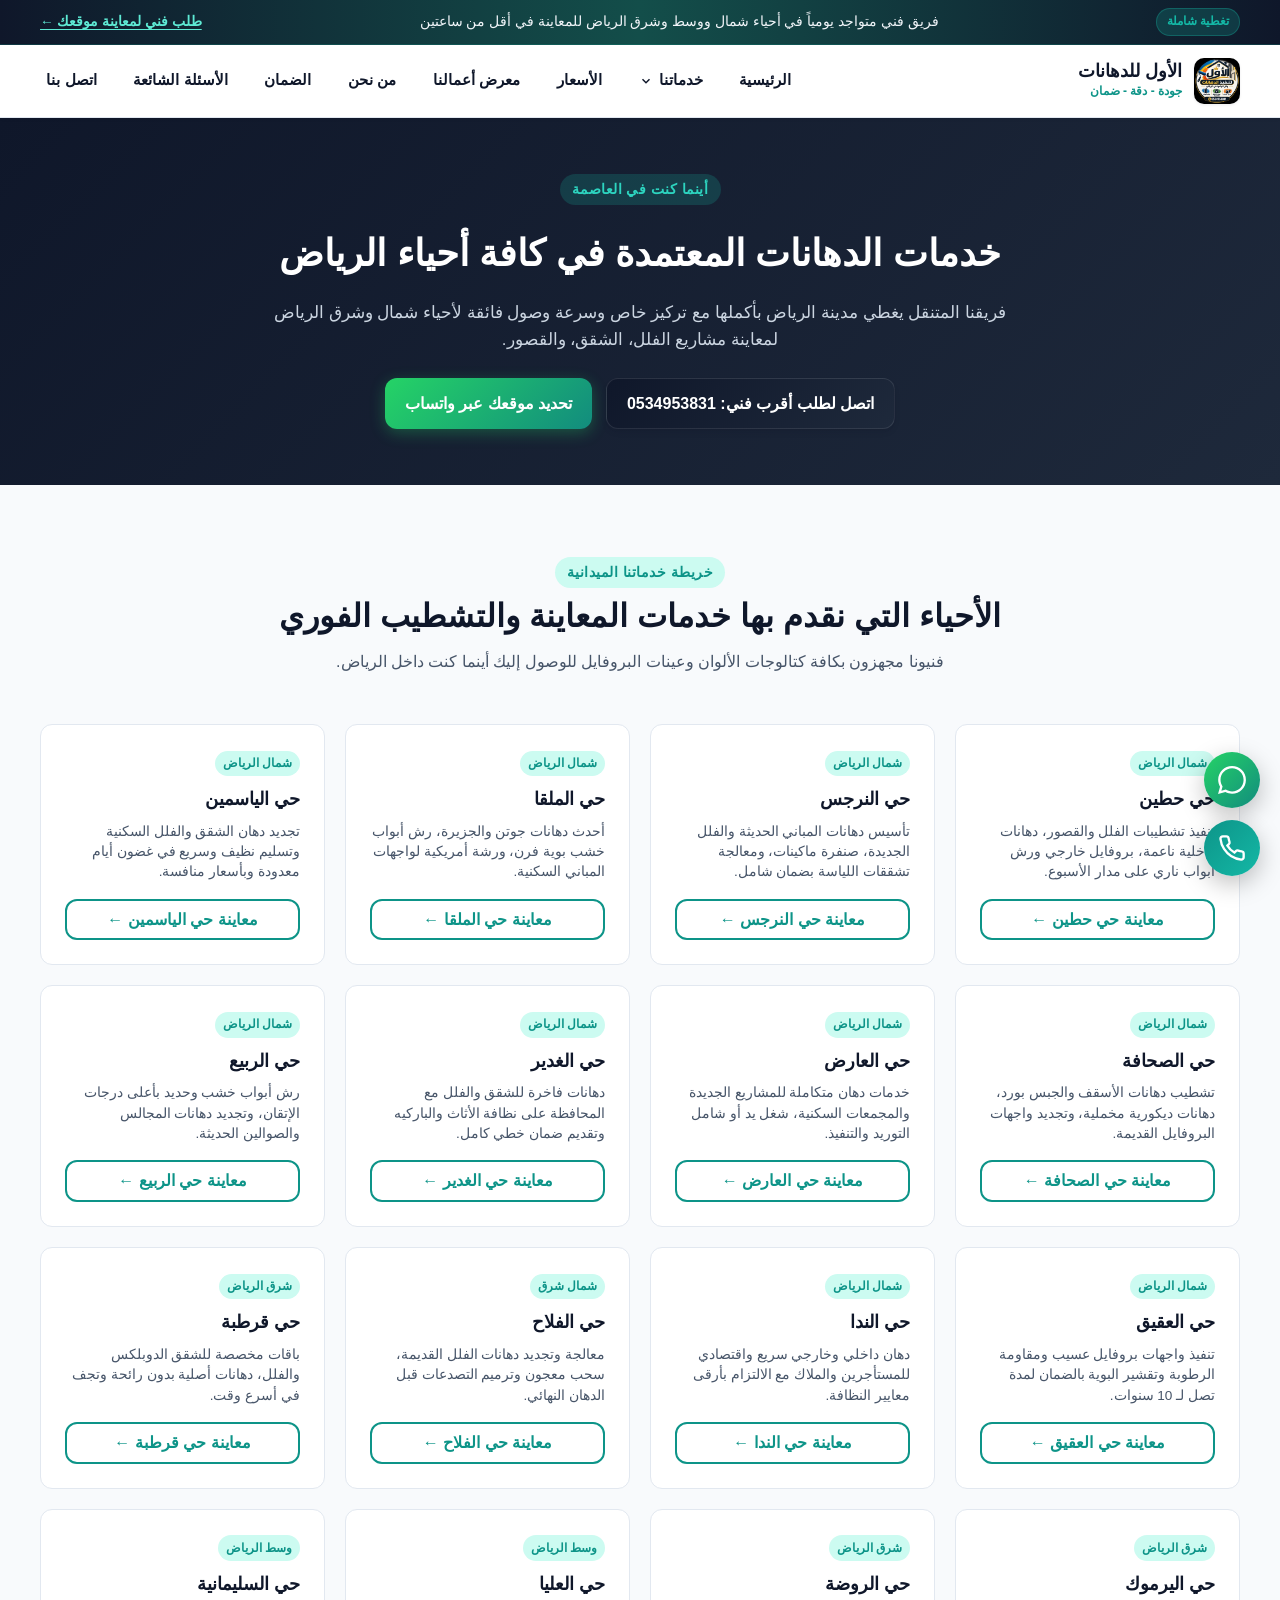
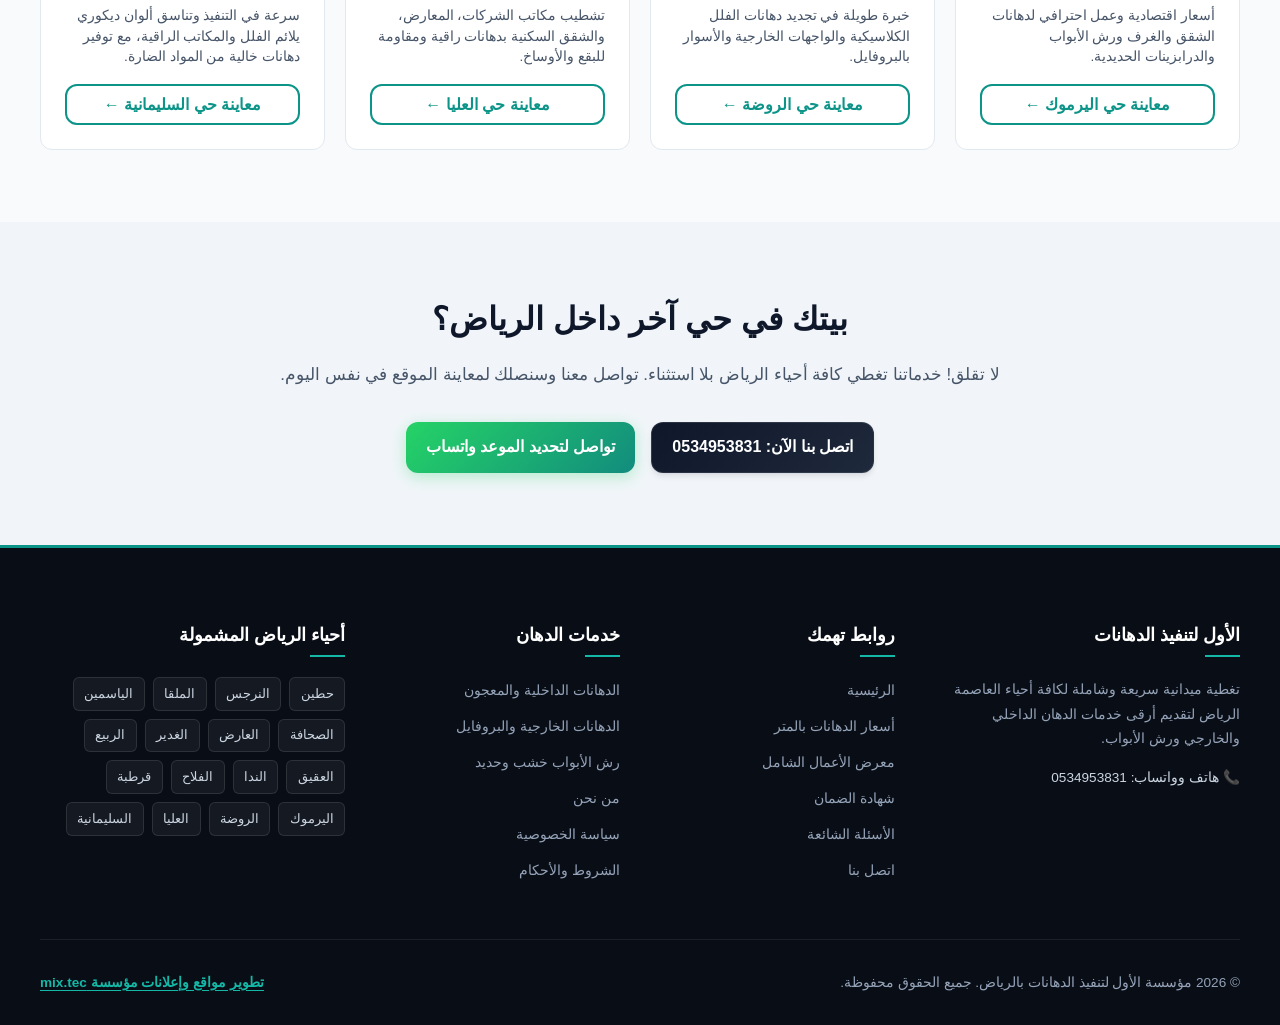
<file: city-landing.html>
<!DOCTYPE html>
<html lang="ar" dir="rtl">
<head>
  <meta charset="UTF-8">
  <meta name="viewport" content="width=device-width, initial-scale=1.0, maximum-scale=5.0">
  <title>معلم دهانات بأحياء الرياض | خدمة سريعة بشمال وشرق وغرب الرياض</title>
  <meta name="description" content="خدمات دهانات متكاملة في كافة أحياء الرياض مع التركيز على أحياء شمال وشرق الرياض (حطين، الملقا، النرجس، الياسمين، الصحافة). معاينة فورية وفريق عمل متفرغ.">
  <meta name="keywords" content="دهانات شمال الرياض, دهان حي حطين, دهان حي الملقا, دهان حي النرجس, بوية حي الياسمين, معلم دهانات بالرياض">
  <meta name="robots" content="index, follow">
  <link rel="canonical" href="https://painting-riyadh.pages.dev/city-landing.html">

  <meta property="og:type" content="website">
  <meta property="og:title" content="معلم دهانات في كافة أحياء الرياض | تغطية شاملة وسريعة">
  <meta property="og:description" content="فريقنا الفني متواجد بجوارك في شمال، شرق، غرب ووسط الرياض لمعاينة وتنفيذ كافة أعمال الدهانات.">
  <meta property="og:url" content="https://painting-riyadh.pages.dev/city-landing.html">
  <meta property="og:image" content="https://painting-riyadh.pages.dev/images/logo_result.webp">

  <link rel="icon" type="image/webp" href="/images/logo_result.webp">
  <link rel="apple-touch-icon" href="/images/logo_result.webp">
  <link rel="manifest" href="/manifest.json">
  <link rel="stylesheet" href="/style.css">

  <style>
    .neighborhood-cards-grid {
      display: grid;
      grid-template-columns: repeat(auto-fill, minmax(260px, 1fr));
      gap: 1.25rem;
    }
    .district-card {
      background: var(--bg-white);
      border: 1px solid var(--border-color);
      border-radius: var(--radius-md);
      padding: 1.5rem;
      transition: var(--transition);
      display: flex;
      flex-direction: column;
      justify-content: space-between;
    }
    .district-card:hover {
      border-color: var(--teal);
      transform: translateY(-4px);
      box-shadow: var(--shadow-md);
    }
    .district-badge {
      display: inline-block;
      font-size: 0.75rem;
      font-weight: 700;
      color: var(--secondary);
      background: var(--teal-light);
      padding: 0.2rem 0.5rem;
      border-radius: var(--radius-full);
      width: fit-content;
      margin-bottom: 0.5rem;
    }
    .district-title {
      font-size: 1.15rem;
      font-weight: 800;
      color: var(--primary);
      margin-bottom: 0.5rem;
    }
    .district-desc {
      font-size: 0.85rem;
      color: var(--text-muted);
      line-height: 1.5;
      margin-bottom: 1rem;
    }
  </style>
</head>
<body>

  <div class="top-bar">
    <div class="container top-bar-content">
      <div class="top-bar-badge">تغطية شاملة</div>
      <div>فريق فني متواجد يومياً في أحياء شمال ووسط وشرق الرياض للمعاينة في أقل من ساعتين</div>
      <a href="https://wa.me/966534953831?text=مرحباً،%20أريد%20معاينة%20في%20حيي%20بالرياض" class="top-bar-link" onclick="handleTrackedWhatsApp(event, 'مرحباً، أريد طلب فني لمعاينة موقعي بالرياض')">
        طلب فني لمعاينة موقعك &larr;
      </a>
    </div>
  </div>

  <header class="site-header">
    <div class="container header-container">
      <a href="/" class="brand-logo" aria-label="الرئيسية - الأول لتنفيذ الدهانات">
        <img src="/images/logo_result.webp" alt="شعار مؤسسة الأول لتنفيذ الدهانات بالرياض" width="46" height="46">
        <div class="brand-title">
          <span class="brand-name">الأول للدهانات</span>
          <span class="brand-tagline">جودة - دقة - ضمان</span>
        </div>
      </a>

      <nav aria-label="القائمة الرئيسية">
        <ul class="nav-desktop">
          <li><a href="/" class="nav-link">الرئيسية</a></li>
          <li>
            <a href="javascript:void(0)" class="nav-link" aria-haspopup="true">
              خدماتنا
              <svg class="dropdown-chevron" width="14" height="14" viewBox="0 0 24 24" fill="none" stroke="currentColor" stroke-width="2.5"><polyline points="6 9 12 15 18 9"></polyline></svg>
            </a>
            <div class="dropdown-menu">
              <a href="/interior-paint.html" class="dropdown-link">الدهانات الداخلية والمعجون</a>
              <a href="/exterior-paint.html" class="dropdown-link">الدهانات الخارجية والرشة</a>
              <a href="/door-paint.html" class="dropdown-link">رش الأبواب الخشب والحديد</a>
            </div>
          </li>
          <li><a href="/prices.html" class="nav-link">الأسعار</a></li>
          <li><a href="/our-works.html" class="nav-link">معرض أعمالنا</a></li>
          <li><a href="/about-us.html" class="nav-link">من نحن</a></li>
          <li><a href="/warranty.html" class="nav-link">الضمان</a></li>
          <li><a href="/faq.html" class="nav-link">الأسئلة الشائعة</a></li>
          <li><a href="/contact-us.html" class="nav-link">اتصل بنا</a></li>
        </ul>
      </nav>

      <button class="menu-toggle" id="menuToggle" aria-label="فتح القائمة الرئيسية" aria-expanded="false">
        <span class="bar"></span>
        <span class="bar"></span>
        <span class="bar"></span>
      </button>
    </div>
  </header>

  <div class="drawer-backdrop" id="drawerBackdrop"></div>
  <aside class="mobile-drawer" id="mobileDrawer">
    <div class="mobile-nav-list">
      <a href="/" class="mobile-nav-link">الرئيسية</a>
      <div>
        <div class="mobile-nav-link mobile-accordion-toggle" id="mobileServicesToggle">
          <span>خدمات الدهانات</span>
          <svg width="16" height="16" viewBox="0 0 24 24" fill="none" stroke="currentColor" stroke-width="2"><polyline points="6 9 12 15 18 9"></polyline></svg>
        </div>
        <div class="mobile-accordion-content" id="mobileServicesList">
          <a href="/interior-paint.html">الدهانات الداخلية والديكورية</a>
          <a href="/exterior-paint.html">الدهانات الخارجية والبروفايل</a>
          <a href="/door-paint.html">رش الأبواب (خشب وحديد)</a>
        </div>
      </div>
      <a href="/prices.html" class="mobile-nav-link">قائمة الأسعار التقديرية</a>
      <a href="/our-works.html" class="mobile-nav-link">معرض المشاريع السابقة</a>
      <a href="/city-landing.html" class="mobile-nav-link active">أحياء الرياض المغطاة</a>
      <a href="/about-us.html" class="mobile-nav-link">عن المؤسسة</a>
      <a href="/warranty.html" class="mobile-nav-link">شهادة الضمان</a>
      <a href="/faq.html" class="mobile-nav-link">الأسئلة المتكررة</a>
      <a href="/contact-us.html" class="mobile-nav-link">بيانات التواصل</a>
    </div>

    <div class="mobile-drawer-cta">
      <a href="tel:+966534953831" class="btn btn-call" onclick="handleTrackedCall(event)">اتصال مباشر: 0534953831</a>
      <a href="https://wa.me/966534953831?text=مرحباً،%20أريد%20معاينة%20في%20الرياض" class="btn btn-whatsapp" onclick="handleTrackedWhatsApp(event, 'مرحباً، أود طلب معاينة في الرياض')">واتساب فوري</a>
    </div>
  </aside>

  <main>
    <section class="section" style="background: linear-gradient(135deg, #0f172a 0%, #1e293b 100%); color: #ffffff; padding: 3.5rem 0;">
      <div class="container" style="text-align: center;">
        <span class="section-subtitle" style="background: rgba(20, 184, 166, 0.2); color: #2dd4bf;">أينما كنت في العاصمة</span>
        <h1 style="font-size: 2.3rem; font-weight: 900; margin: 0.8rem 0 1rem;">خدمات الدهانات المعتمدة في كافة أحياء الرياض</h1>
        <p style="font-size: 1.05rem; max-width: 750px; margin: 0 auto 1.5rem; color: #cbd5e1;">
          فريقنا المتنقل يغطي مدينة الرياض بأكملها مع تركيز خاص وسرعة وصول فائقة لأحياء شمال وشرق الرياض لمعاينة مشاريع الفلل، الشقق، والقصور.
        </p>
        <div style="display: flex; gap: 0.85rem; justify-content: center; flex-wrap: wrap;">
          <a href="tel:+966534953831" class="btn btn-call" onclick="handleTrackedCall(event)">اتصل لطلب أقرب فني: 0534953831</a>
          <a href="https://wa.me/966534953831?text=مرحباً،%20أريد%20معلم%20دهانات%20في%20أحياء%20الرياض" class="btn btn-whatsapp" onclick="handleTrackedWhatsApp(event, 'أريد معلم دهانات لمعاينة منزلي بالرياض')">تحديد موقعك عبر واتساب</a>
        </div>
      </div>
    </section>

    <!-- قائمة الأحياء الـ 16 وبطاقاتها الفردية -->
    <section class="section">
      <div class="container">
        <div class="section-header">
          <span class="section-subtitle">خريطة خدماتنا الميدانية</span>
          <h2 class="section-title">الأحياء التي نقدم بها خدمات المعاينة والتشطيب الفوري</h2>
          <p class="section-desc">فنيونا مجهزون بكافة كتالوجات الألوان وعينات البروفايل للوصول إليك أينما كنت داخل الرياض.</p>
        </div>

        <div class="neighborhood-cards-grid">
          <div class="district-card">
            <div>
              <span class="district-badge">شمال الرياض</span>
              <h3 class="district-title">حي حطين</h3>
              <p class="district-desc">تنفيذ تشطيبات الفلل والقصور، دهانات داخلية ناعمة، بروفايل خارجي ورش أبواب ناري على مدار الأسبوع.</p>
            </div>
            <a href="https://wa.me/966534953831?text=طلب%20معاينة%20دهان%20في%20حي%20حطين" class="btn btn-outline" style="min-height: 40px !important; padding: 0.5rem !important;" onclick="handleTrackedWhatsApp(event, 'طلب فني دهان في حي حطين')">معاينة حي حطين &larr;</a>
          </div>

          <div class="district-card">
            <div>
              <span class="district-badge">شمال الرياض</span>
              <h3 class="district-title">حي النرجس</h3>
              <p class="district-desc">تأسيس دهانات المباني الحديثة والفلل الجديدة، صنفرة ماكينات، ومعالجة تشققات اللياسة بضمان شامل.</p>
            </div>
            <a href="https://wa.me/966534953831?text=طلب%20معاينة%20دهان%20في%20حي%20النرجس" class="btn btn-outline" style="min-height: 40px !important; padding: 0.5rem !important;" onclick="handleTrackedWhatsApp(event, 'طلب فني دهان في حي النرجس')">معاينة حي النرجس &larr;</a>
          </div>

          <div class="district-card">
            <div>
              <span class="district-badge">شمال الرياض</span>
              <h3 class="district-title">حي الملقا</h3>
              <p class="district-desc">أحدث دهانات جوتن والجزيرة، رش أبواب خشب بوية فرن، ورشة أمريكية لواجهات المباني السكنية.</p>
            </div>
            <a href="https://wa.me/966534953831?text=طلب%20معاينة%20دهان%20في%20حي%20الملقا" class="btn btn-outline" style="min-height: 40px !important; padding: 0.5rem !important;" onclick="handleTrackedWhatsApp(event, 'طلب فني دهان في حي الملقا')">معاينة حي الملقا &larr;</a>
          </div>

          <div class="district-card">
            <div>
              <span class="district-badge">شمال الرياض</span>
              <h3 class="district-title">حي الياسمين</h3>
              <p class="district-desc">تجديد دهان الشقق والفلل السكنية وتسليم نظيف وسريع في غضون أيام معدودة وبأسعار منافسة.</p>
            </div>
            <a href="https://wa.me/966534953831?text=طلب%20معاينة%20دهان%20في%20حي%20الياسمين" class="btn btn-outline" style="min-height: 40px !important; padding: 0.5rem !important;" onclick="handleTrackedWhatsApp(event, 'طلب فني دهان في حي الياسمين')">معاينة حي الياسمين &larr;</a>
          </div>

          <div class="district-card">
            <div>
              <span class="district-badge">شمال الرياض</span>
              <h3 class="district-title">حي الصحافة</h3>
              <p class="district-desc">تشطيب دهانات الأسقف والجبس بورد، دهانات ديكورية مخملية، وتجديد واجهات البروفايل القديمة.</p>
            </div>
            <a href="https://wa.me/966534953831?text=طلب%20معاينة%20دهان%20في%20حي%20الصحافة" class="btn btn-outline" style="min-height: 40px !important; padding: 0.5rem !important;" onclick="handleTrackedWhatsApp(event, 'طلب فني دهان في حي الصحافة')">معاينة حي الصحافة &larr;</a>
          </div>

          <div class="district-card">
            <div>
              <span class="district-badge">شمال الرياض</span>
              <h3 class="district-title">حي العارض</h3>
              <p class="district-desc">خدمات دهان متكاملة للمشاريع الجديدة والمجمعات السكنية، شغل يد أو شامل التوريد والتنفيذ.</p>
            </div>
            <a href="https://wa.me/966534953831?text=طلب%20معاينة%20دهان%20في%20حي%20العارض" class="btn btn-outline" style="min-height: 40px !important; padding: 0.5rem !important;" onclick="handleTrackedWhatsApp(event, 'طلب فني دهان في حي العارض')">معاينة حي العارض &larr;</a>
          </div>

          <div class="district-card">
            <div>
              <span class="district-badge">شمال الرياض</span>
              <h3 class="district-title">حي الغدير</h3>
              <p class="district-desc">دهانات فاخرة للشقق والفلل مع المحافظة على نظافة الأثاث والباركيه وتقديم ضمان خطي كامل.</p>
            </div>
            <a href="https://wa.me/966534953831?text=طلب%20معاينة%20دهان%20في%20حي%20الغدير" class="btn btn-outline" style="min-height: 40px !important; padding: 0.5rem !important;" onclick="handleTrackedWhatsApp(event, 'طلب فني دهان في حي الغدير')">معاينة حي الغدير &larr;</a>
          </div>

          <div class="district-card">
            <div>
              <span class="district-badge">شمال الرياض</span>
              <h3 class="district-title">حي الربيع</h3>
              <p class="district-desc">رش أبواب خشب وحديد بأعلى درجات الإتقان، وتجديد دهانات المجالس والصوالين الحديثة.</p>
            </div>
            <a href="https://wa.me/966534953831?text=طلب%20معاينة%20دهان%20في%20حي%20الربيع" class="btn btn-outline" style="min-height: 40px !important; padding: 0.5rem !important;" onclick="handleTrackedWhatsApp(event, 'طلب فني دهان في حي الربيع')">معاينة حي الربيع &larr;</a>
          </div>

          <div class="district-card">
            <div>
              <span class="district-badge">شمال الرياض</span>
              <h3 class="district-title">حي العقيق</h3>
              <p class="district-desc">تنفيذ واجهات بروفايل عسيب ومقاومة الرطوبة وتقشير البوية بالضمان لمدة تصل لـ 10 سنوات.</p>
            </div>
            <a href="https://wa.me/966534953831?text=طلب%20معاينة%20دهان%20في%20حي%20العقيق" class="btn btn-outline" style="min-height: 40px !important; padding: 0.5rem !important;" onclick="handleTrackedWhatsApp(event, 'طلب فني دهان في حي العقيق')">معاينة حي العقيق &larr;</a>
          </div>

          <div class="district-card">
            <div>
              <span class="district-badge">شمال الرياض</span>
              <h3 class="district-title">حي الندا</h3>
              <p class="district-desc">دهان داخلي وخارجي سريع واقتصادي للمستأجرين والملاك مع الالتزام بأرقى معايير النظافة.</p>
            </div>
            <a href="https://wa.me/966534953831?text=طلب%20معاينة%20دهان%20في%20حي%20الندا" class="btn btn-outline" style="min-height: 40px !important; padding: 0.5rem !important;" onclick="handleTrackedWhatsApp(event, 'طلب فني دهان في حي الندا')">معاينة حي الندا &larr;</a>
          </div>

          <div class="district-card">
            <div>
              <span class="district-badge">شمال شرق</span>
              <h3 class="district-title">حي الفلاح</h3>
              <p class="district-desc">معالجة وتجديد دهانات الفلل القديمة، سحب معجون وترميم التصدعات قبل الدهان النهائي.</p>
            </div>
            <a href="https://wa.me/966534953831?text=طلب%20معاينة%20دهان%20في%20حي%20الفلاح" class="btn btn-outline" style="min-height: 40px !important; padding: 0.5rem !important;" onclick="handleTrackedWhatsApp(event, 'طلب فني دهان في حي الفلاح')">معاينة حي الفلاح &larr;</a>
          </div>

          <div class="district-card">
            <div>
              <span class="district-badge">شرق الرياض</span>
              <h3 class="district-title">حي قرطبة</h3>
              <p class="district-desc">باقات مخصصة للشقق الدوبلكس والفلل، دهانات أصلية بدون رائحة وتجف في أسرع وقت.</p>
            </div>
            <a href="https://wa.me/966534953831?text=طلب%20معاينة%20دهان%20في%20حي%20قرطبة" class="btn btn-outline" style="min-height: 40px !important; padding: 0.5rem !important;" onclick="handleTrackedWhatsApp(event, 'طلب فني دهان في حي قرطبة')">معاينة حي قرطبة &larr;</a>
          </div>

          <div class="district-card">
            <div>
              <span class="district-badge">شرق الرياض</span>
              <h3 class="district-title">حي اليرموك</h3>
              <p class="district-desc">أسعار اقتصادية وعمل احترافي لدهانات الشقق والغرف ورش الأبواب والدرابزينات الحديدية.</p>
            </div>
            <a href="https://wa.me/966534953831?text=طلب%20معاينة%20دهان%20في%20حي%20اليرموك" class="btn btn-outline" style="min-height: 40px !important; padding: 0.5rem !important;" onclick="handleTrackedWhatsApp(event, 'طلب فني دهان في حي اليرموك')">معاينة حي اليرموك &larr;</a>
          </div>

          <div class="district-card">
            <div>
              <span class="district-badge">شرق الرياض</span>
              <h3 class="district-title">حي الروضة</h3>
              <p class="district-desc">خبرة طويلة في تجديد دهانات الفلل الكلاسيكية والواجهات الخارجية والأسوار بالبروفايل.</p>
            </div>
            <a href="https://wa.me/966534953831?text=طلب%20معاينة%20دهان%20في%20حي%20الروضة" class="btn btn-outline" style="min-height: 40px !important; padding: 0.5rem !important;" onclick="handleTrackedWhatsApp(event, 'طلب فني دهان في حي الروضة')">معاينة حي الروضة &larr;</a>
          </div>

          <div class="district-card">
            <div>
              <span class="district-badge">وسط الرياض</span>
              <h3 class="district-title">حي العليا</h3>
              <p class="district-desc">تشطيب مكاتب الشركات، المعارض، والشقق السكنية بدهانات راقية ومقاومة للبقع والأوساخ.</p>
            </div>
            <a href="https://wa.me/966534953831?text=طلب%20معاينة%20دهان%20في%20حي%20العليا" class="btn btn-outline" style="min-height: 40px !important; padding: 0.5rem !important;" onclick="handleTrackedWhatsApp(event, 'طلب فني دهان في حي العليا')">معاينة حي العليا &larr;</a>
          </div>

          <div class="district-card">
            <div>
              <span class="district-badge">وسط الرياض</span>
              <h3 class="district-title">حي السليمانية</h3>
              <p class="district-desc">سرعة في التنفيذ وتناسق ألوان ديكوري يلائم الفلل والمكاتب الراقية، مع توفير دهانات خالية من المواد الضارة.</p>
            </div>
            <a href="https://wa.me/966534953831?text=طلب%20معاينة%20دهان%20في%20حي%20السليمانية" class="btn btn-outline" style="min-height: 40px !important; padding: 0.5rem !important;" onclick="handleTrackedWhatsApp(event, 'طلب فني دهان في حي السليمانية')">معاينة حي السليمانية &larr;</a>
          </div>
        </div>
      </div>
    </section>

    <!-- دعوة للإجراء -->
    <section class="section section-alt">
      <div class="container" style="max-width: 800px; text-align: center;">
        <h2 style="font-size: 2rem; font-weight: 800; color: var(--primary); margin-bottom: 1rem;">بيتك في حي آخر داخل الرياض؟</h2>
        <p style="font-size: 1.05rem; color: var(--text-muted); margin-bottom: 2rem; line-height: 1.7;">
          لا تقلق! خدماتنا تغطي كافة أحياء الرياض بلا استثناء. تواصل معنا وسنصلك لمعاينة الموقع في نفس اليوم.
        </p>
        <div style="display: flex; gap: 1rem; justify-content: center; flex-wrap: wrap;">
          <a href="tel:+966534953831" class="btn btn-call" onclick="handleTrackedCall(event)">اتصل بنا الآن: 0534953831</a>
          <a href="https://wa.me/966534953831?text=مرحباً،%20أود%20معرفة%20إمكانية%20وصولكم%20لحيي" class="btn btn-whatsapp" onclick="handleTrackedWhatsApp(event, 'أود معرفة إمكانية حضور فني لحيي بالرياض')">تواصل لتحديد الموعد واتساب</a>
        </div>
      </div>
    </section>
  </main>

  <footer class="site-footer">
    <div class="container">
      <div class="footer-grid">
        <div>
          <h4 class="footer-col-title">الأول لتنفيذ الدهانات</h4>
          <p style="font-size: 0.9rem; line-height: 1.7; color: #94a3b8; margin-bottom: 1rem;">
            تغطية ميدانية سريعة وشاملة لكافة أحياء العاصمة الرياض لتقديم أرقى خدمات الدهان الداخلي والخارجي ورش الأبواب.
          </p>
          <div style="font-size: 0.85rem; color: #cbd5e1;">📞 هاتف وواتساب: 0534953831</div>
        </div>

        <div>
          <h4 class="footer-col-title">روابط تهمك</h4>
          <ul class="footer-links-list">
            <li><a href="/">الرئيسية</a></li>
            <li><a href="/prices.html">أسعار الدهانات بالمتر</a></li>
            <li><a href="/our-works.html">معرض الأعمال الشامل</a></li>
            <li><a href="/warranty.html">شهادة الضمان</a></li>
            <li><a href="/faq.html">الأسئلة الشائعة</a></li>
            <li><a href="/contact-us.html">اتصل بنا</a></li>
          </ul>
        </div>

        <div>
          <h4 class="footer-col-title">خدمات الدهان</h4>
          <ul class="footer-links-list">
            <li><a href="/interior-paint.html">الدهانات الداخلية والمعجون</a></li>
            <li><a href="/exterior-paint.html">الدهانات الخارجية والبروفايل</a></li>
            <li><a href="/door-paint.html">رش الأبواب خشب وحديد</a></li>
            <li><a href="/about-us.html">من نحن</a></li>
            <li><a href="/privacy-policy.html">سياسة الخصوصية</a></li>
            <li><a href="/terms-conditions.html">الشروط والأحكام</a></li>
          </ul>
        </div>

        <div>
          <h4 class="footer-col-title">أحياء الرياض المشمولة</h4>
          <div class="neighborhood-cloud">
            <span class="neighborhood-tag">حطين</span>
            <span class="neighborhood-tag">النرجس</span>
            <span class="neighborhood-tag">الملقا</span>
            <span class="neighborhood-tag">الياسمين</span>
            <span class="neighborhood-tag">الصحافة</span>
            <span class="neighborhood-tag">العارض</span>
            <span class="neighborhood-tag">الغدير</span>
            <span class="neighborhood-tag">الربيع</span>
            <span class="neighborhood-tag">العقيق</span>
            <span class="neighborhood-tag">الندا</span>
            <span class="neighborhood-tag">الفلاح</span>
            <span class="neighborhood-tag">قرطبة</span>
            <span class="neighborhood-tag">اليرموك</span>
            <span class="neighborhood-tag">الروضة</span>
            <span class="neighborhood-tag">العليا</span>
            <span class="neighborhood-tag">السليمانية</span>
          </div>
        </div>
      </div>

      <div class="footer-bottom">
        <div>&copy; 2026 مؤسسة الأول لتنفيذ الدهانات بالرياض. جميع الحقوق محفوظة.</div>
        <div>
          <a href="https://wa.me/966578539687" target="_blank" rel="noopener noreferrer" class="developer-attribution">
            تطوير مواقع وإعلانات مؤسسة mix.tec
          </a>
        </div>
      </div>
    </div>
  </footer>

  <div class="floating-contact-right">
    <a href="https://wa.me/966534953831?text=مرحباً،%20أود%20الاستفسار%20عن%20دهان%20في%20الرياض" class="floating-btn floating-whatsapp" aria-label="واتساب" onclick="handleTrackedWhatsApp(event, 'مرحباً، أود الاستفسار عن معلم دهانات بالرياض')">
      <svg viewBox="0 0 24 24" fill="currentColor"><path d="M.057 24l1.687-6.163c-1.041-1.804-1.588-3.849-1.587-5.946.003-6.556 5.338-11.891 11.893-11.891 3.181.001 6.167 1.24 8.413 3.488 2.245 2.248 3.481 5.236 3.48 8.414-.003 6.557-5.338 11.892-11.893 11.892-1.99-.001-3.951-.5-5.688-1.448l-6.305 1.654zm6.597-3.807c1.676.995 3.276 1.591 5.392 1.592 5.448 0 9.886-4.434 9.889-9.885.002-5.462-4.415-9.89-9.881-9.892-5.452 0-9.887 4.434-9.889 9.884-.001 2.225.651 3.891 1.746 5.634l-.999 3.648 3.742-.981z"/></svg>
    </a>
    <a href="tel:+966534953831" class="floating-btn floating-call" aria-label="اتصال" onclick="handleTrackedCall(event)">
      <svg viewBox="0 0 24 24" fill="none" stroke="currentColor" stroke-width="2"><path d="M22 16.92v3a2 2 0 0 1-2.18 2 19.79 19.79 0 0 1-8.63-3.07 19.5 19.5 0 0 1-6-6 19.79 19.79 0 0 1-3.07-8.67A2 2 0 0 1 4.11 2h3a2 2 0 0 1 2 1.72 12.84 12.84 0 0 0 .7 2.81 2 2 0 0 1-.45 2.11L8.09 9.91a16 16 0 0 0 6 6l1.27-1.27a2 2 0 0 1 2.11-.45 12.84 12.84 0 0 0 2.81.7A2 2 0 0 1 22 16.92z"></path></svg>
    </a>
  </div>

  <button class="floating-scroll-left" id="scrollTopBtn" aria-label="أعلى الصفحة">
    <svg width="24" height="24" viewBox="0 0 24 24" fill="none" stroke="currentColor" stroke-width="2.5"><polyline points="18 15 12 9 6 15"></polyline></svg>
  </button>

  <script src="/script.js"></script>
</body>
</html>
</file>
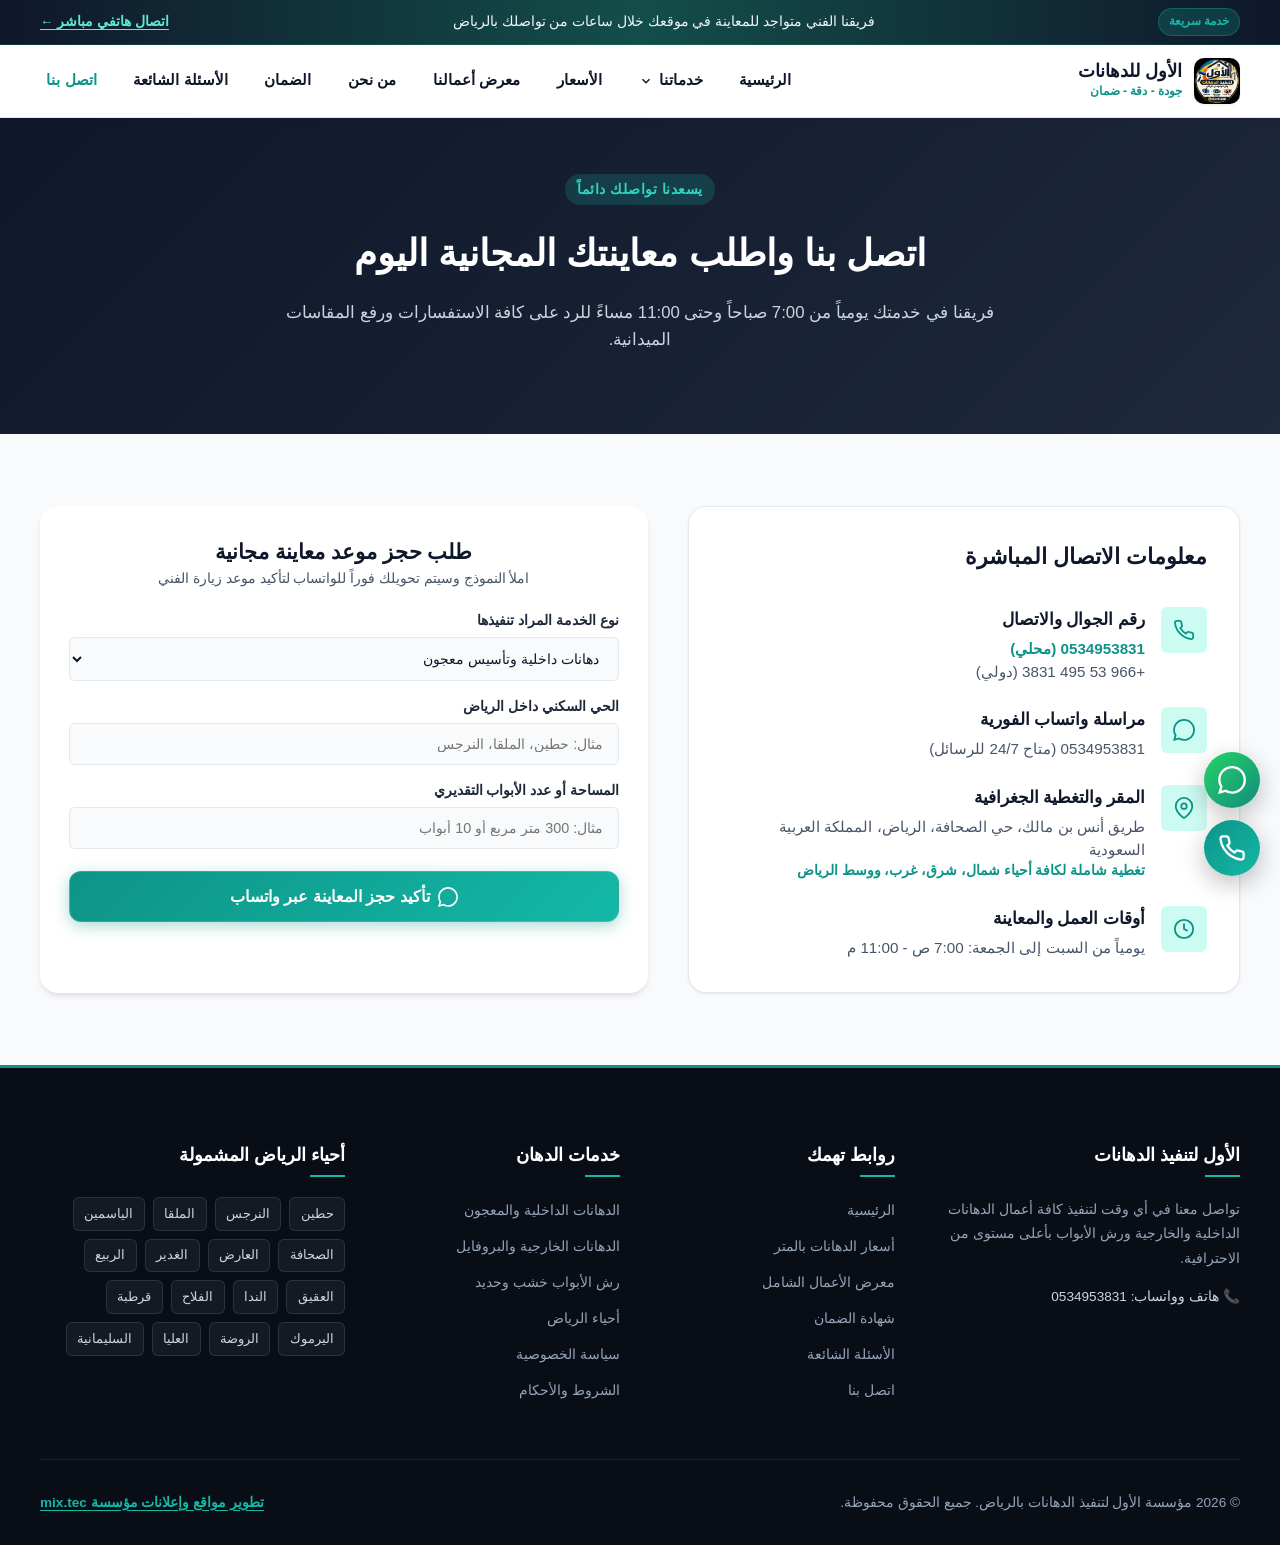
<file: contact-us.html>
<!DOCTYPE html>
<html lang="ar" dir="rtl">
<head>
  <meta charset="UTF-8">
  <meta name="viewport" content="width=device-width, initial-scale=1.0, maximum-scale=5.0">
  <title>اتصل بنا | الأول لتنفيذ الدهانات بكل أنواعها بالرياض</title>
  <meta name="description" content="تواصل مع مؤسسة الأول لتنفيذ الدهانات بالرياض. هاتف: 0534953831. احجز موعد معاينة مجانية لمنزلك أو مشروعك في كافة أحياء الرياض.">
  <meta name="keywords" content="رقم معلم دهانات بالرياض, تواصل مع الاول للدهانات, ارقام دهانين بالرياض, فني بوية الرياض">
  <meta name="robots" content="index, follow">
  <link rel="canonical" href="https://painting-riyadh.pages.dev/contact-us.html">

  <meta property="og:type" content="website">
  <meta property="og:title" content="اتصل بنا | مؤسسة الأول لتنفيذ الدهانات بالرياض">
  <meta property="og:description" content="خدمة عملاء ومعاينة ميدانية فورية في كافة أحياء الرياض. اتصل الآن: 0534953831">
  <meta property="og:url" content="https://painting-riyadh.pages.dev/contact-us.html">
  <meta property="og:image" content="https://painting-riyadh.pages.dev/images/logo_result.webp">

  <link rel="icon" type="image/webp" href="/images/logo_result.webp">
  <link rel="apple-touch-icon" href="/images/logo_result.webp">
  <link rel="manifest" href="/manifest.json">
  <link rel="stylesheet" href="/style.css">

  <style>
    .contact-grid {
      display: grid;
      grid-template-columns: 1fr 1.1fr;
      gap: 2.5rem;
    }
    .contact-info-card {
      background: var(--bg-white);
      border-radius: var(--radius-lg);
      padding: 2rem;
      border: 1px solid var(--border-color);
      box-shadow: var(--shadow-sm);
      display: flex;
      flex-direction: column;
      gap: 1.5rem;
    }
    .info-item {
      display: flex;
      gap: 1rem;
      align-items: flex-start;
    }
    .info-icon {
      width: 46px;
      height: 46px;
      border-radius: var(--radius-sm);
      background: var(--teal-light);
      color: var(--secondary);
      display: flex;
      align-items: center;
      justify-content: center;
      flex-shrink: 0;
    }
    .info-content h4 {
      font-size: 1.05rem;
      font-weight: 800;
      color: var(--primary);
      margin-bottom: 0.25rem;
    }
    .info-content p, .info-content a {
      font-size: 0.95rem;
      color: var(--text-muted);
      line-height: 1.5;
    }
    @media (max-width: 850px) {
      .contact-grid {
        grid-template-columns: 1fr;
      }
    }
  </style>
</head>
<body>

  <div class="top-bar">
    <div class="container top-bar-content">
      <div class="top-bar-badge">خدمة سريعة</div>
      <div>فريقنا الفني متواجد للمعاينة في موقعك خلال ساعات من تواصلك بالرياض</div>
      <a href="tel:+966534953831" class="top-bar-link" onclick="handleTrackedCall(event)">
        اتصال هاتفي مباشر &larr;
      </a>
    </div>
  </div>

  <header class="site-header">
    <div class="container header-container">
      <a href="/" class="brand-logo" aria-label="الرئيسية - الأول لتنفيذ الدهانات">
        <img src="/images/logo_result.webp" alt="شعار مؤسسة الأول لتنفيذ الدهانات بالرياض" width="46" height="46">
        <div class="brand-title">
          <span class="brand-name">الأول للدهانات</span>
          <span class="brand-tagline">جودة - دقة - ضمان</span>
        </div>
      </a>

      <nav aria-label="القائمة الرئيسية">
        <ul class="nav-desktop">
          <li><a href="/" class="nav-link">الرئيسية</a></li>
          <li>
            <a href="javascript:void(0)" class="nav-link" aria-haspopup="true">
              خدماتنا
              <svg class="dropdown-chevron" width="14" height="14" viewBox="0 0 24 24" fill="none" stroke="currentColor" stroke-width="2.5"><polyline points="6 9 12 15 18 9"></polyline></svg>
            </a>
            <div class="dropdown-menu">
              <a href="/interior-paint.html" class="dropdown-link">الدهانات الداخلية والمعجون</a>
              <a href="/exterior-paint.html" class="dropdown-link">الدهانات الخارجية والرشة</a>
              <a href="/door-paint.html" class="dropdown-link">رش الأبواب الخشب والحديد</a>
            </div>
          </li>
          <li><a href="/prices.html" class="nav-link">الأسعار</a></li>
          <li><a href="/our-works.html" class="nav-link">معرض أعمالنا</a></li>
          <li><a href="/about-us.html" class="nav-link">من نحن</a></li>
          <li><a href="/warranty.html" class="nav-link">الضمان</a></li>
          <li><a href="/faq.html" class="nav-link">الأسئلة الشائعة</a></li>
          <li><a href="/contact-us.html" class="nav-link active">اتصل بنا</a></li>
        </ul>
      </nav>

      <button class="menu-toggle" id="menuToggle" aria-label="فتح القائمة الرئيسية" aria-expanded="false">
        <span class="bar"></span>
        <span class="bar"></span>
        <span class="bar"></span>
      </button>
    </div>
  </header>

  <div class="drawer-backdrop" id="drawerBackdrop"></div>
  <aside class="mobile-drawer" id="mobileDrawer">
    <div class="mobile-nav-list">
      <a href="/" class="mobile-nav-link">الرئيسية</a>
      <div>
        <div class="mobile-nav-link mobile-accordion-toggle" id="mobileServicesToggle">
          <span>خدمات الدهانات</span>
          <svg width="16" height="16" viewBox="0 0 24 24" fill="none" stroke="currentColor" stroke-width="2"><polyline points="6 9 12 15 18 9"></polyline></svg>
        </div>
        <div class="mobile-accordion-content" id="mobileServicesList">
          <a href="/interior-paint.html">الدهانات الداخلية والديكورية</a>
          <a href="/exterior-paint.html">الدهانات الخارجية والبروفايل</a>
          <a href="/door-paint.html">رش الأبواب (خشب وحديد)</a>
        </div>
      </div>
      <a href="/prices.html" class="mobile-nav-link">قائمة الأسعار التقديرية</a>
      <a href="/our-works.html" class="mobile-nav-link">معرض المشاريع السابقة</a>
      <a href="/city-landing.html" class="mobile-nav-link">أحياء الرياض المغطاة</a>
      <a href="/about-us.html" class="mobile-nav-link">عن المؤسسة</a>
      <a href="/warranty.html" class="mobile-nav-link">شهادة الضمان</a>
      <a href="/faq.html" class="mobile-nav-link">الأسئلة المتكررة</a>
      <a href="/contact-us.html" class="mobile-nav-link active">بيانات التواصل</a>
    </div>

    <div class="mobile-drawer-cta">
      <a href="tel:+966534953831" class="btn btn-call" onclick="handleTrackedCall(event)">اتصال مباشر: 0534953831</a>
      <a href="https://wa.me/966534953831?text=مرحباً،%20أود%20التواصل%20معكم" class="btn btn-whatsapp" onclick="handleTrackedWhatsApp(event, 'مرحباً، أود التواصل مع خدمة العملاء')">واتساب فوري</a>
    </div>
  </aside>

  <main>
    <section class="section" style="background: linear-gradient(135deg, #0f172a 0%, #1e293b 100%); color: #ffffff; padding: 3.5rem 0;">
      <div class="container" style="text-align: center;">
        <span class="section-subtitle" style="background: rgba(20, 184, 166, 0.2); color: #2dd4bf;">يسعدنا تواصلك دائماً</span>
        <h1 style="font-size: 2.3rem; font-weight: 900; margin: 0.8rem 0 1rem;">اتصل بنا واطلب معاينتك المجانية اليوم</h1>
        <p style="font-size: 1.05rem; max-width: 750px; margin: 0 auto 1.5rem; color: #cbd5e1;">
          فريقنا في خدمتك يومياً من 7:00 صباحاً وحتى 11:00 مساءً للرد على كافة الاستفسارات ورفع المقاسات الميدانية.
        </p>
      </div>
    </section>

    <!-- تفاصيل الاتصال ونموذج الحجز -->
    <section class="section">
      <div class="container contact-grid">
        <!-- بيانات التواصل المباشرة -->
        <div class="contact-info-card">
          <h2 style="font-size: 1.4rem; font-weight: 800; color: var(--primary); margin-bottom: 0.5rem;">معلومات الاتصال المباشرة</h2>
          
          <div class="info-item">
            <div class="info-icon">
              <svg width="22" height="22" viewBox="0 0 24 24" fill="none" stroke="currentColor" stroke-width="2"><path d="M22 16.92v3a2 2 0 0 1-2.18 2 19.79 19.79 0 0 1-8.63-3.07 19.5 19.5 0 0 1-6-6 19.79 19.79 0 0 1-3.07-8.67A2 2 0 0 1 4.11 2h3a2 2 0 0 1 2 1.72 12.84 12.84 0 0 0 .7 2.81 2 2 0 0 1-.45 2.11L8.09 9.91a16 16 0 0 0 6 6l1.27-1.27a2 2 0 0 1 2.11-.45 12.84 12.84 0 0 0 2.81.7A2 2 0 0 1 22 16.92z"></path></svg>
            </div>
            <div class="info-content">
              <h4>رقم الجوال والاتصال</h4>
              <p><a href="tel:+966534953831" onclick="handleTrackedCall(event)" style="font-weight: 700; color: var(--secondary);">0534953831 (محلي)</a></p>
              <p><a href="tel:+966534953831" onclick="handleTrackedCall(event)">+966 53 495 3831 (دولي)</a></p>
            </div>
          </div>

          <div class="info-item">
            <div class="info-icon">
              <svg width="22" height="22" viewBox="0 0 24 24" fill="currentColor"><path d="M.057 24l1.687-6.163c-1.041-1.804-1.588-3.849-1.587-5.946.003-6.556 5.338-11.891 11.893-11.891 3.181.001 6.167 1.24 8.413 3.488 2.245 2.248 3.481 5.236 3.48 8.414-.003 6.557-5.338 11.892-11.893 11.892-1.99-.001-3.951-.5-5.688-1.448l-6.305 1.654zm6.597-3.807c1.676.995 3.276 1.591 5.392 1.592 5.448 0 9.886-4.434 9.889-9.885.002-5.462-4.415-9.89-9.881-9.892-5.452 0-9.887 4.434-9.889 9.884-.001 2.225.651 3.891 1.746 5.634l-.999 3.648 3.742-.981z"/></svg>
            </div>
            <div class="info-content">
              <h4>مراسلة واتساب الفورية</h4>
              <p><a href="https://wa.me/966534953831" onclick="handleTrackedWhatsApp(event, 'مرحباً، أود التواصل معكم عبر واتساب')">0534953831 (متاح 24/7 للرسائل)</a></p>
            </div>
          </div>

          <div class="info-item">
            <div class="info-icon">
              <svg width="22" height="22" viewBox="0 0 24 24" fill="none" stroke="currentColor" stroke-width="2"><path d="M21 10c0 7-9 13-9 13s-9-6-9-13a9 9 0 0 1 18 0z"></path><circle cx="12" cy="10" r="3"></circle></svg>
            </div>
            <div class="info-content">
              <h4>المقر والتغطية الجغرافية</h4>
              <p>طريق أنس بن مالك، حي الصحافة، الرياض، المملكة العربية السعودية</p>
              <p style="font-size: 0.85rem; color: var(--secondary); font-weight: 600;">تغطية شاملة لكافة أحياء شمال، شرق، غرب، ووسط الرياض</p>
            </div>
          </div>

          <div class="info-item">
            <div class="info-icon">
              <svg width="22" height="22" viewBox="0 0 24 24" fill="none" stroke="currentColor" stroke-width="2"><circle cx="12" cy="12" r="10"></circle><polyline points="12 6 12 12 16 14"></polyline></svg>
            </div>
            <div class="info-content">
              <h4>أوقات العمل والمعاينة</h4>
              <p>يومياً من السبت إلى الجمعة: 7:00 ص - 11:00 م</p>
            </div>
          </div>
        </div>

        <!-- نموذج طلب موعد المعاينة الفورية -->
        <div class="hero-quote-card" style="box-shadow: var(--shadow-md);">
          <div class="quote-card-header">
            <h3>طلب حجز موعد معاينة مجانية</h3>
            <p>املأ النموذج وسيتم تحويلك فوراً للواتساب لتأكيد موعد زيارة الفني</p>
          </div>
          <form class="quote-form" id="quickQuoteForm">
            <div class="form-group">
              <label class="form-label" for="formService">نوع الخدمة المراد تنفيذها</label>
              <select id="formService" class="form-select" required>
                <option value="دهانات داخلية وتأسيس معجون">دهانات داخلية وتأسيس معجون</option>
                <option value="دهانات خارجية وبروفايل ورشة أمريكية">دهانات خارجية وبروفايل ورشة أمريكية</option>
                <option value="رش وتجديد أبواب خشب وحديد">رش وتجديد أبواب (خشب وحديد)</option>
                <option value="ترميم وتشطيب فيلا بالكامل">ترميم وتشطيب فيلا بالكامل</option>
              </select>
            </div>
            <div class="form-group">
              <label class="form-label" for="formDistrict">الحي السكني داخل الرياض</label>
              <input type="text" id="formDistrict" class="form-input" placeholder="مثال: حطين، الملقا، النرجس" required>
            </div>
            <div class="form-group">
              <label class="form-label" for="formArea">المساحة أو عدد الأبواب التقديري</label>
              <input type="text" id="formArea" class="form-input" placeholder="مثال: 300 متر مربع أو 10 أبواب" required>
            </div>
            <button type="submit" class="btn btn-primary" style="width: 100%; margin-top: 0.5rem;">
              <svg viewBox="0 0 24 24" fill="currentColor"><path d="M.057 24l1.687-6.163c-1.041-1.804-1.588-3.849-1.587-5.946.003-6.556 5.338-11.891 11.893-11.891 3.181.001 6.167 1.24 8.413 3.488 2.245 2.248 3.481 5.236 3.48 8.414-.003 6.557-5.338 11.892-11.893 11.892-1.99-.001-3.951-.5-5.688-1.448l-6.305 1.654zm6.597-3.807c1.676.995 3.276 1.591 5.392 1.592 5.448 0 9.886-4.434 9.889-9.885.002-5.462-4.415-9.89-9.881-9.892-5.452 0-9.887 4.434-9.889 9.884-.001 2.225.651 3.891 1.746 5.634l-.999 3.648 3.742-.981z"/></svg>
              تأكيد حجز المعاينة عبر واتساب
            </button>
          </form>
        </div>
      </div>
    </section>
  </main>

  <footer class="site-footer">
    <div class="container">
      <div class="footer-grid">
        <div>
          <h4 class="footer-col-title">الأول لتنفيذ الدهانات</h4>
          <p style="font-size: 0.9rem; line-height: 1.7; color: #94a3b8; margin-bottom: 1rem;">
            تواصل معنا في أي وقت لتنفيذ كافة أعمال الدهانات الداخلية والخارجية ورش الأبواب بأعلى مستوى من الاحترافية.
          </p>
          <div style="font-size: 0.85rem; color: #cbd5e1;">📞 هاتف وواتساب: 0534953831</div>
        </div>

        <div>
          <h4 class="footer-col-title">روابط تهمك</h4>
          <ul class="footer-links-list">
            <li><a href="/">الرئيسية</a></li>
            <li><a href="/prices.html">أسعار الدهانات بالمتر</a></li>
            <li><a href="/our-works.html">معرض الأعمال الشامل</a></li>
            <li><a href="/warranty.html">شهادة الضمان</a></li>
            <li><a href="/faq.html">الأسئلة الشائعة</a></li>
            <li><a href="/contact-us.html">اتصل بنا</a></li>
          </ul>
        </div>

        <div>
          <h4 class="footer-col-title">خدمات الدهان</h4>
          <ul class="footer-links-list">
            <li><a href="/interior-paint.html">الدهانات الداخلية والمعجون</a></li>
            <li><a href="/exterior-paint.html">الدهانات الخارجية والبروفايل</a></li>
            <li><a href="/door-paint.html">رش الأبواب خشب وحديد</a></li>
            <li><a href="/city-landing.html">أحياء الرياض</a></li>
            <li><a href="/privacy-policy.html">سياسة الخصوصية</a></li>
            <li><a href="/terms-conditions.html">الشروط والأحكام</a></li>
          </ul>
        </div>

        <div>
          <h4 class="footer-col-title">أحياء الرياض المشمولة</h4>
          <div class="neighborhood-cloud">
            <span class="neighborhood-tag">حطين</span>
            <span class="neighborhood-tag">النرجس</span>
            <span class="neighborhood-tag">الملقا</span>
            <span class="neighborhood-tag">الياسمين</span>
            <span class="neighborhood-tag">الصحافة</span>
            <span class="neighborhood-tag">العارض</span>
            <span class="neighborhood-tag">الغدير</span>
            <span class="neighborhood-tag">الربيع</span>
            <span class="neighborhood-tag">العقيق</span>
            <span class="neighborhood-tag">الندا</span>
            <span class="neighborhood-tag">الفلاح</span>
            <span class="neighborhood-tag">قرطبة</span>
            <span class="neighborhood-tag">اليرموك</span>
            <span class="neighborhood-tag">الروضة</span>
            <span class="neighborhood-tag">العليا</span>
            <span class="neighborhood-tag">السليمانية</span>
          </div>
        </div>
      </div>

      <div class="footer-bottom">
        <div>&copy; 2026 مؤسسة الأول لتنفيذ الدهانات بالرياض. جميع الحقوق محفوظة.</div>
        <div>
          <a href="https://wa.me/966578539687" target="_blank" rel="noopener noreferrer" class="developer-attribution">
            تطوير مواقع وإعلانات مؤسسة mix.tec
          </a>
        </div>
      </div>
    </div>
  </footer>

  <div class="floating-contact-right">
    <a href="https://wa.me/966534953831?text=مرحباً،%20أود%20التواصل%20معكم" class="floating-btn floating-whatsapp" aria-label="واتساب" onclick="handleTrackedWhatsApp(event, 'مرحباً، أود التواصل مع خدمة العملاء')">
      <svg viewBox="0 0 24 24" fill="currentColor"><path d="M.057 24l1.687-6.163c-1.041-1.804-1.588-3.849-1.587-5.946.003-6.556 5.338-11.891 11.893-11.891 3.181.001 6.167 1.24 8.413 3.488 2.245 2.248 3.481 5.236 3.48 8.414-.003 6.557-5.338 11.892-11.893 11.892-1.99-.001-3.951-.5-5.688-1.448l-6.305 1.654zm6.597-3.807c1.676.995 3.276 1.591 5.392 1.592 5.448 0 9.886-4.434 9.889-9.885.002-5.462-4.415-9.89-9.881-9.892-5.452 0-9.887 4.434-9.889 9.884-.001 2.225.651 3.891 1.746 5.634l-.999 3.648 3.742-.981z"/></svg>
    </a>
    <a href="tel:+966534953831" class="floating-btn floating-call" aria-label="اتصال" onclick="handleTrackedCall(event)">
      <svg viewBox="0 0 24 24" fill="none" stroke="currentColor" stroke-width="2"><path d="M22 16.92v3a2 2 0 0 1-2.18 2 19.79 19.79 0 0 1-8.63-3.07 19.5 19.5 0 0 1-6-6 19.79 19.79 0 0 1-3.07-8.67A2 2 0 0 1 4.11 2h3a2 2 0 0 1 2 1.72 12.84 12.84 0 0 0 .7 2.81 2 2 0 0 1-.45 2.11L8.09 9.91a16 16 0 0 0 6 6l1.27-1.27a2 2 0 0 1 2.11-.45 12.84 12.84 0 0 0 2.81.7A2 2 0 0 1 22 16.92z"></path></svg>
    </a>
  </div>

  <button class="floating-scroll-left" id="scrollTopBtn" aria-label="أعلى الصفحة">
    <svg width="24" height="24" viewBox="0 0 24 24" fill="none" stroke="currentColor" stroke-width="2.5"><polyline points="18 15 12 9 6 15"></polyline></svg>
  </button>

  <script src="/script.js"></script>
</body>
</html>
</file>
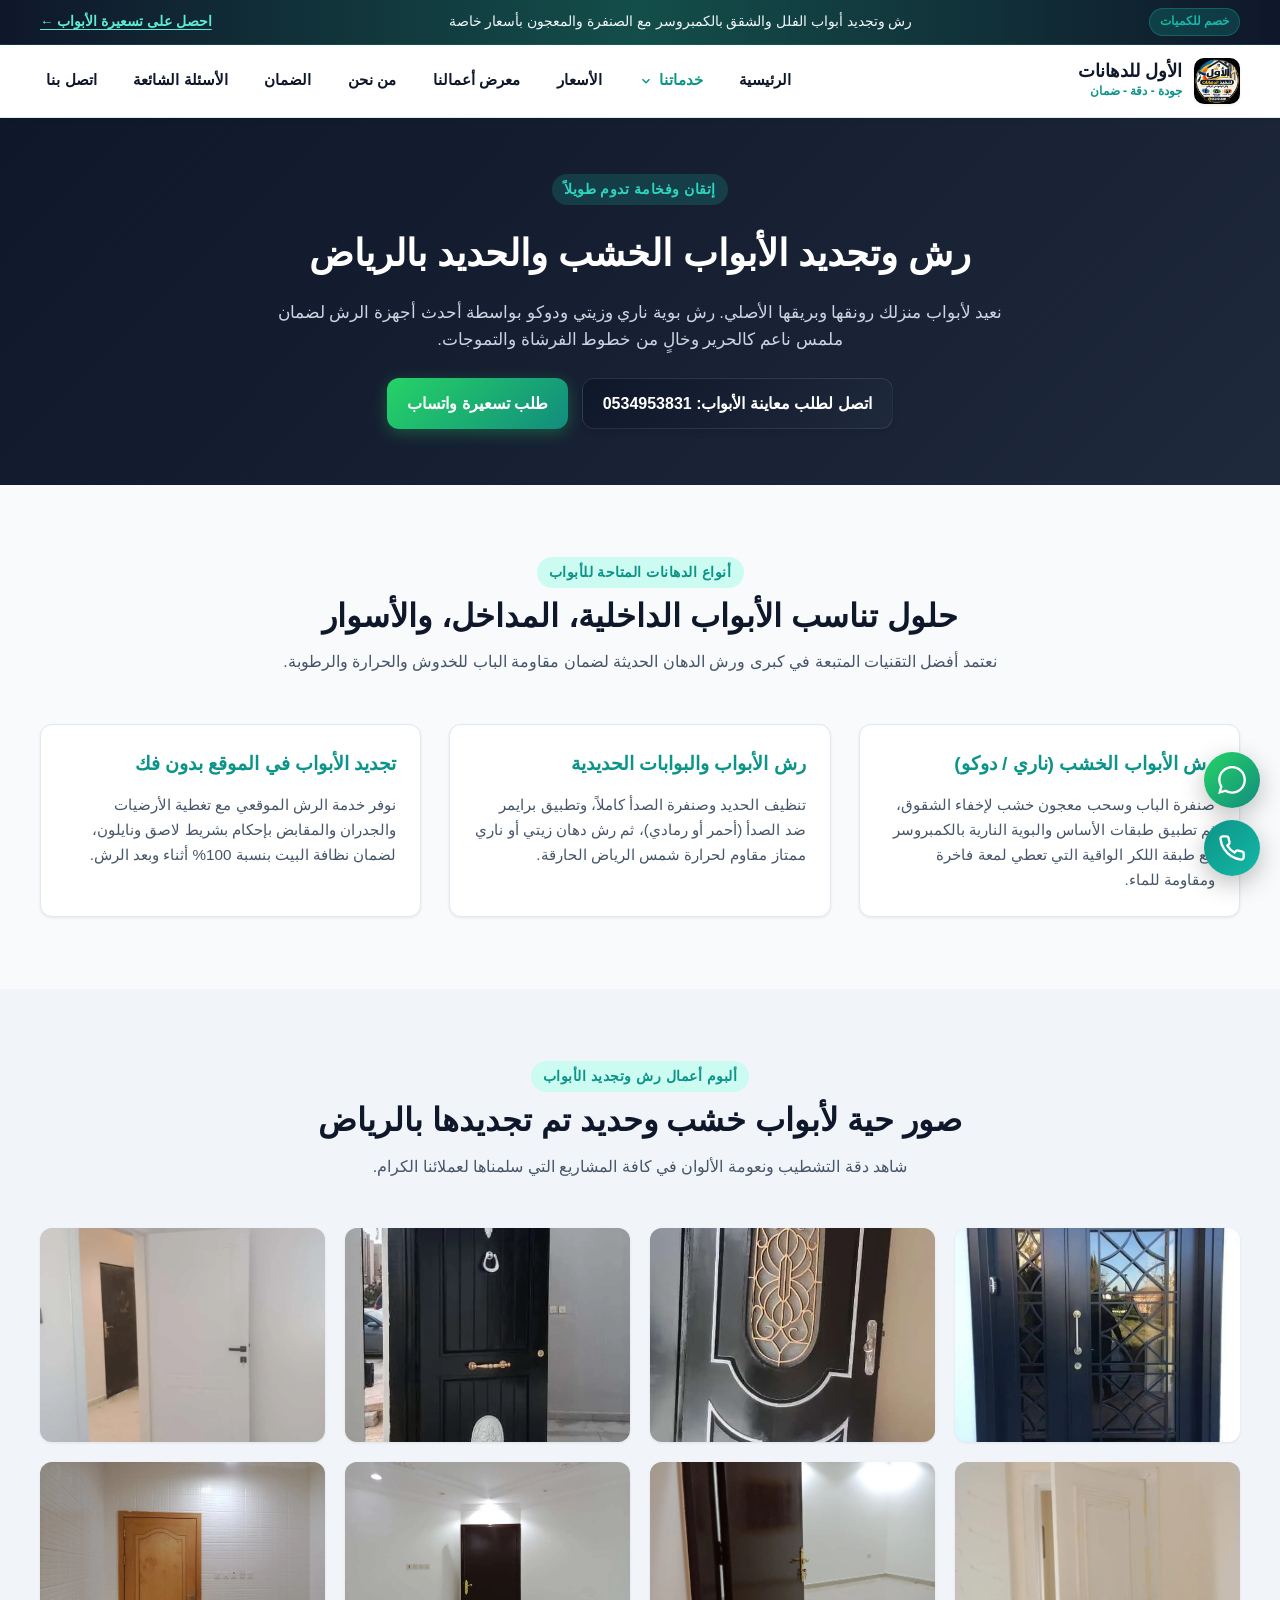
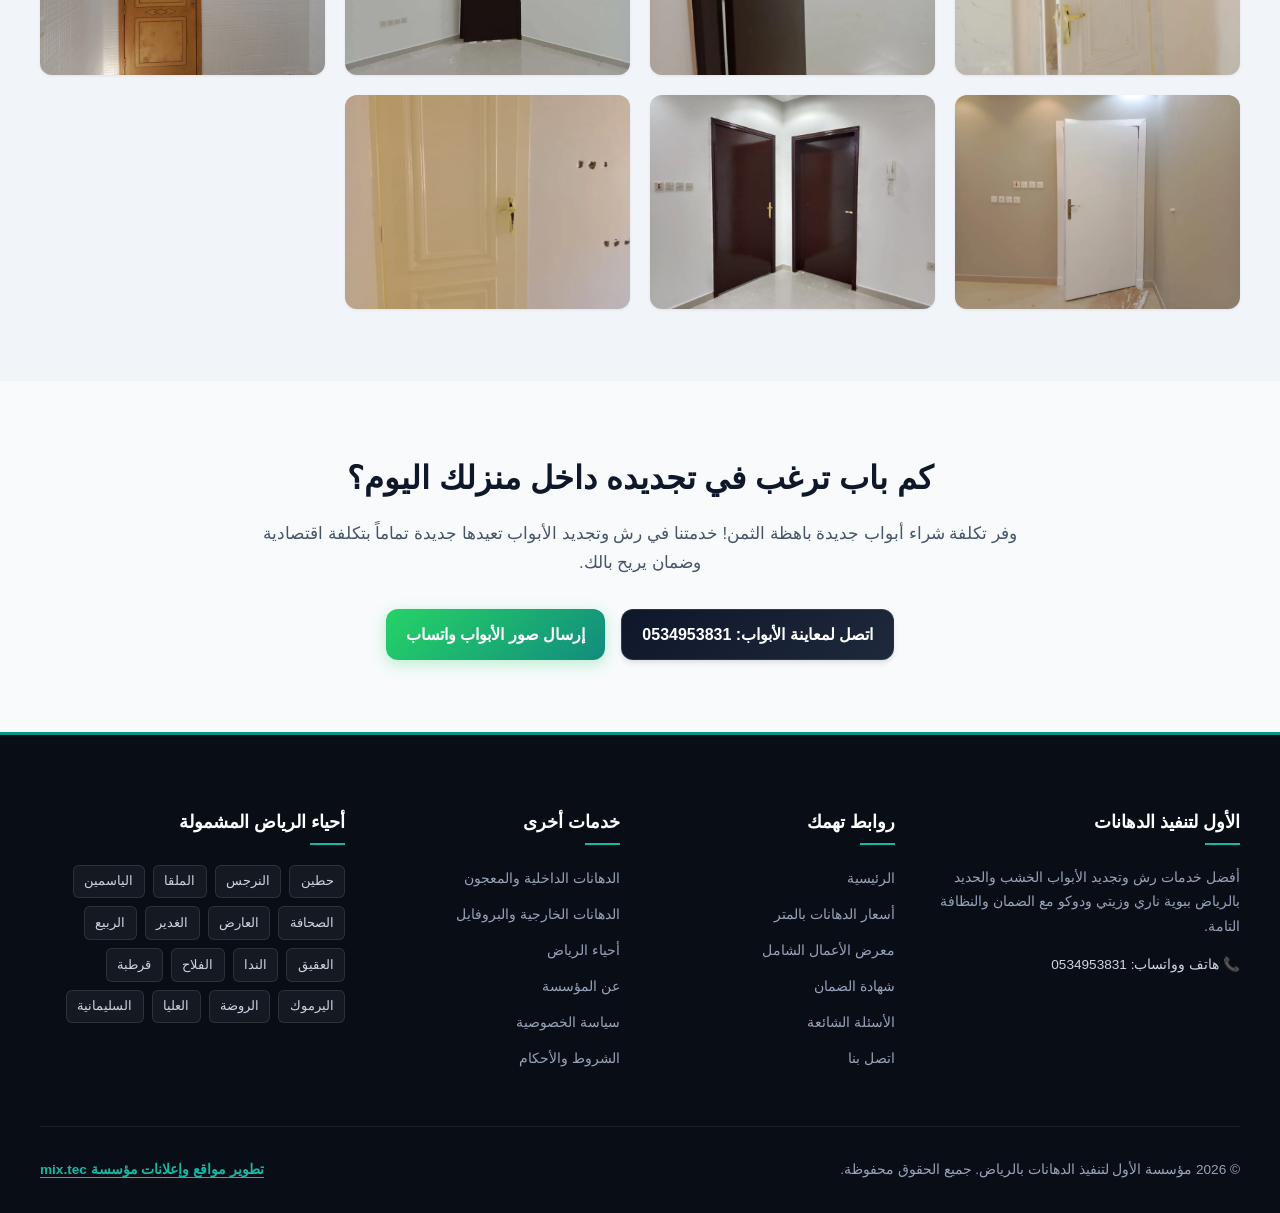
<file: door-paint.html>
<!DOCTYPE html>
<html lang="ar" dir="rtl">
<head>
  <meta charset="UTF-8">
  <meta name="viewport" content="width=device-width, initial-scale=1.0, maximum-scale=5.0">
  <title>رش وتجديد أبواب خشب وحديد بالرياض | بوية ناري وزيتي ودوكو</title>
  <meta name="description" content="ورشة وفني رش أبواب خشب وحديد بالرياض. دهان ناري وزيتي ودوكو وفرن بأحدث أجهزة الكمبروسر. تجديد الأبواب القديمة لتعود جديدة وبسعر مخفض وضمان معتمد.">
  <meta name="keywords" content="رش ابواب خشب بالرياض, رش ابواب حديد, بوية ناري للابواب, تجديد ابواب الرياض, دهان ابواب سنديان, معلم رش ابواب">
  <meta name="robots" content="index, follow">
  <link rel="canonical" href="https://painting-riyadh.pages.dev/door-paint.html">

  <!-- Open Graph -->
  <meta property="og:type" content="article">
  <meta property="og:title" content="رش وتجديد أبواب خشب وحديد بالرياض | الأول للدهانات">
  <meta property="og:description" content="رش وتجديد أبواب خشب وحديد بدهان زيتي وناري ودوكو بدقة واحترافية وبسعر مخفض في الرياض.">
  <meta property="og:url" content="https://painting-riyadh.pages.dev/door-paint.html">
  <meta property="og:image" content="https://painting-riyadh.pages.dev/images/door-paint (1)_result.webp">

  <!-- Twitter -->
  <meta name="twitter:card" content="summary_large_image">
  <meta name="twitter:title" content="رش وتجديد أبواب خشب وحديد في الرياض">
  <meta name="twitter:description" content="أفضل فني رش أبواب بالرياض مع الصنفرة وسحب المعجون والمعالجة بالكامل.">
  <meta name="twitter:image" content="https://painting-riyadh.pages.dev/images/door-paint (1)_result.webp">

  <link rel="icon" type="image/webp" href="/images/logo_result.webp">
  <link rel="apple-touch-icon" href="/images/logo_result.webp">
  <link rel="manifest" href="/manifest.json">
  <link rel="stylesheet" href="/style.css">

  <script type="application/ld+json">
  {
    "@context": "https://schema.org",
    "@type": "Service",
    "name": "رش وتجديد أبواب خشب وحديد بالرياض",
    "serviceType": "Door Painting and Refinishing",
    "provider": {
      "@type": "HomeAndConstructionBusiness",
      "name": "الأول لتنفيذ الدهانات بكل أنواعها في الرياض",
      "telephone": "+966534953831",
      "url": "https://painting-riyadh.pages.dev/"
    },
    "areaServed": {
      "@type": "City",
      "name": "الرياض"
    },
    "description": "رش أبواب وتجديدها، أبواب خشب وحديد زيتي وناري بدقة واحتراف وسعر مناسب ومخفض لكل أحياء الرياض."
  }
  </script>
</head>
<body>

  <!-- شريط الإعلان العلوي -->
  <div class="top-bar">
    <div class="container top-bar-content">
      <div class="top-bar-badge">خصم للكميات</div>
      <div>رش وتجديد أبواب الفلل والشقق بالكمبروسر مع الصنفرة والمعجون بأسعار خاصة</div>
      <a href="https://wa.me/966534953831?text=مرحباً،%20أود%20الاستفسار%20عن%20رش%20الأبواب" class="top-bar-link" onclick="handleTrackedWhatsApp(event, 'مرحباً، أود الاستفسار عن خدمة رش الأبواب')">
        احصل على تسعيرة الأبواب &larr;
      </a>
    </div>
  </div>

  <!-- الهيدر -->
  <header class="site-header">
    <div class="container header-container">
      <a href="/" class="brand-logo" aria-label="الرئيسية - الأول لتنفيذ الدهانات">
        <img src="/images/logo_result.webp" alt="شعار مؤسسة الأول لتنفيذ الدهانات بالرياض" width="46" height="46">
        <div class="brand-title">
          <span class="brand-name">الأول للدهانات</span>
          <span class="brand-tagline">جودة - دقة - ضمان</span>
        </div>
      </a>

      <nav aria-label="القائمة الرئيسية">
        <ul class="nav-desktop">
          <li><a href="/" class="nav-link">الرئيسية</a></li>
          <li>
            <a href="javascript:void(0)" class="nav-link active" aria-haspopup="true">
              خدماتنا
              <svg class="dropdown-chevron" width="14" height="14" viewBox="0 0 24 24" fill="none" stroke="currentColor" stroke-width="2.5"><polyline points="6 9 12 15 18 9"></polyline></svg>
            </a>
            <div class="dropdown-menu">
              <a href="/interior-paint.html" class="dropdown-link">الدهانات الداخلية والمعجون</a>
              <a href="/exterior-paint.html" class="dropdown-link">الدهانات الخارجية والرشة</a>
              <a href="/door-paint.html" class="dropdown-link">رش الأبواب الخشب والحديد</a>
            </div>
          </li>
          <li><a href="/prices.html" class="nav-link">الأسعار</a></li>
          <li><a href="/our-works.html" class="nav-link">معرض أعمالنا</a></li>
          <li><a href="/about-us.html" class="nav-link">من نحن</a></li>
          <li><a href="/warranty.html" class="nav-link">الضمان</a></li>
          <li><a href="/faq.html" class="nav-link">الأسئلة الشائعة</a></li>
          <li><a href="/contact-us.html" class="nav-link">اتصل بنا</a></li>
        </ul>
      </nav>

      <button class="menu-toggle" id="menuToggle" aria-label="فتح القائمة الرئيسية" aria-expanded="false">
        <span class="bar"></span>
        <span class="bar"></span>
        <span class="bar"></span>
      </button>
    </div>
  </header>

  <!-- درج الجوال -->
  <div class="drawer-backdrop" id="drawerBackdrop"></div>
  <aside class="mobile-drawer" id="mobileDrawer">
    <div class="mobile-nav-list">
      <a href="/" class="mobile-nav-link">الرئيسية</a>
      <div>
        <div class="mobile-nav-link mobile-accordion-toggle" id="mobileServicesToggle">
          <span>خدمات الدهانات</span>
          <svg width="16" height="16" viewBox="0 0 24 24" fill="none" stroke="currentColor" stroke-width="2"><polyline points="6 9 12 15 18 9"></polyline></svg>
        </div>
        <div class="mobile-accordion-content open" id="mobileServicesList">
          <a href="/interior-paint.html">الدهانات الداخلية والديكورية</a>
          <a href="/exterior-paint.html">الدهانات الخارجية والبروفايل</a>
          <a href="/door-paint.html" class="active" style="color: var(--secondary); font-weight: bold;">رش الأبواب (خشب وحديد)</a>
        </div>
      </div>
      <a href="/prices.html" class="mobile-nav-link">قائمة الأسعار التقديرية</a>
      <a href="/our-works.html" class="mobile-nav-link">معرض المشاريع السابقة</a>
      <a href="/city-landing.html" class="mobile-nav-link">أحياء الرياض المغطاة</a>
      <a href="/about-us.html" class="mobile-nav-link">عن المؤسسة</a>
      <a href="/warranty.html" class="mobile-nav-link">شهادة الضمان</a>
      <a href="/faq.html" class="mobile-nav-link">الأسئلة المتكررة</a>
      <a href="/contact-us.html" class="mobile-nav-link">بيانات التواصل</a>
    </div>

    <div class="mobile-drawer-cta">
      <a href="tel:+966534953831" class="btn btn-call" onclick="handleTrackedCall(event)">اتصال مباشر: 0534953831</a>
      <a href="https://wa.me/966534953831?text=مرحباً،%20أود%20الاستفسار%20عن%20رش%20أبواب" class="btn btn-whatsapp" onclick="handleTrackedWhatsApp(event, 'مرحباً، أود الاستفسار عن رش الأبواب بالرياض')">واتساب فوري</a>
    </div>
  </aside>

  <main>
    <!-- هيدر صفحة رش الأبواب -->
    <section class="section" style="background: linear-gradient(135deg, #0f172a 0%, #1e293b 100%); color: #ffffff; padding: 3.5rem 0;">
      <div class="container" style="text-align: center;">
        <span class="section-subtitle" style="background: rgba(20, 184, 166, 0.2); color: #2dd4bf;">إتقان وفخامة تدوم طويلاً</span>
        <h1 style="font-size: 2.3rem; font-weight: 900; margin: 0.8rem 0 1rem;">رش وتجديد الأبواب الخشب والحديد بالرياض</h1>
        <p style="font-size: 1.05rem; max-width: 750px; margin: 0 auto 1.5rem; color: #cbd5e1;">
          نعيد لأبواب منزلك رونقها وبريقها الأصلي. رش بوية ناري وزيتي ودوكو بواسطة أحدث أجهزة الرش لضمان ملمس ناعم كالحرير وخالٍ من خطوط الفرشاة والتموجات.
        </p>
        <div style="display: flex; gap: 0.85rem; justify-content: center; flex-wrap: wrap;">
          <a href="tel:+966534953831" class="btn btn-call" onclick="handleTrackedCall(event)">اتصل لطلب معاينة الأبواب: 0534953831</a>
          <a href="https://wa.me/966534953831?text=مرحباً،%20أريد%20تسعيرة%20رش%20أبواب%20بالرياض" class="btn btn-whatsapp" onclick="handleTrackedWhatsApp(event, 'أريد تسعيرة رش وتجديد أبواب بالرياض')">طلب تسعيرة واتساب</a>
        </div>
      </div>
    </section>

    <!-- مزايا وأنواع رش الأبواب -->
    <section class="section">
      <div class="container">
        <div class="section-header">
          <span class="section-subtitle">أنواع الدهانات المتاحة للأبواب</span>
          <h2 class="section-title">حلول تناسب الأبواب الداخلية، المداخل، والأسوار</h2>
          <p class="section-desc">نعتمد أفضل التقنيات المتبعة في كبرى ورش الدهان الحديثة لضمان مقاومة الباب للخدوش والحرارة والرطوبة.</p>
        </div>

        <div class="cards-grid">
          <div class="service-card" style="padding: 1.5rem;">
            <h3 style="color: var(--secondary); font-size: 1.2rem; margin-bottom: 0.75rem;">رش الأبواب الخشب (ناري / دوكو)</h3>
            <p style="color: var(--text-muted); font-size: 0.95rem; line-height: 1.65;">
              صنفرة الباب وسحب معجون خشب لإخفاء الشقوق، ثم تطبيق طبقات الأساس والبوية النارية بالكمبروسر مع طبقة اللكر الواقية التي تعطي لمعة فاخرة ومقاومة للماء.
            </p>
          </div>

          <div class="service-card" style="padding: 1.5rem;">
            <h3 style="color: var(--secondary); font-size: 1.2rem; margin-bottom: 0.75rem;">رش الأبواب والبوابات الحديدية</h3>
            <p style="color: var(--text-muted); font-size: 0.95rem; line-height: 1.65;">
              تنظيف الحديد وصنفرة الصدأ كاملاً، وتطبيق برايمر ضد الصدأ (أحمر أو رمادي)، ثم رش دهان زيتي أو ناري ممتاز مقاوم لحرارة شمس الرياض الحارقة.
            </p>
          </div>

          <div class="service-card" style="padding: 1.5rem;">
            <h3 style="color: var(--secondary); font-size: 1.2rem; margin-bottom: 0.75rem;">تجديد الأبواب في الموقع بدون فك</h3>
            <p style="color: var(--text-muted); font-size: 0.95rem; line-height: 1.65;">
              نوفر خدمة الرش الموقعي مع تغطية الأرضيات والجدران والمقابض بإحكام بشريط لاصق ونايلون، لضمان نظافة البيت بنسبة 100% أثناء وبعد الرش.
            </p>
          </div>
        </div>
      </div>
    </section>

    <!-- ألبوم صور رش الأبواب الـ 11 كاملة بمطابقة 100% لأسماء الملفات الحقيقية -->
    <section class="section section-alt">
      <div class="container">
        <div class="section-header">
          <span class="section-subtitle">ألبوم أعمال رش وتجديد الأبواب</span>
          <h2 class="section-title">صور حية لأبواب خشب وحديد تم تجديدها بالرياض</h2>
          <p class="section-desc">شاهد دقة التشطيب ونعومة الألوان في كافة المشاريع التي سلمناها لعملائنا الكرام.</p>
        </div>

        <div class="gallery-grid">
          <div class="gallery-item">
            <img src="/images/door-paint (1)_result.webp" alt="رش باب خشب ناري فاخر بالرياض" loading="lazy">
            <div class="gallery-overlay"><span class="gallery-title">رش باب خشب ناري - حي حطين</span></div>
          </div>
          <div class="gallery-item">
            <img src="/images/door-paint (2)_result.webp" alt="تجديد باب مدخل رئيسي خشب سنديان" loading="lazy">
            <div class="gallery-overlay"><span class="gallery-title">تجديد باب مدخل - حي النرجس</span></div>
          </div>
          <div class="gallery-item">
            <img src="/images/door-paint (3)_result.webp" alt="دهان باب داخلي لون رمادي حديث" loading="lazy">
            <div class="gallery-overlay"><span class="gallery-title">باب رمادي مودرن - حي الملقا</span></div>
          </div>
          <div class="gallery-item">
            <img src="/images/door-paint (4)_result.webp" alt="رش بوية دوكو أبيض ناصع لأبواب الغرف" loading="lazy">
            <div class="gallery-overlay"><span class="gallery-title">بوية دوكو أبيض - حي الياسمين</span></div>
          </div>
          <div class="gallery-item">
            <img src="/images/door-paint (5)_result.webp" alt="تجديد أبواب خشب قديمة ومعالجة الخدوش" loading="lazy">
            <div class="gallery-overlay"><span class="gallery-title">معالجة التشققات وصنفرة الباب</span></div>
          </div>
          <div class="gallery-item">
            <img src="/images/door-paint (6)_result.webp" alt="رش باب حديد خارجي معزول ضد الصدأ" loading="lazy">
            <div class="gallery-overlay"><span class="gallery-title">رش باب حديد خارجي - حي الصحافة</span></div>
          </div>
          <div class="gallery-item">
            <img src="/images/door-paint (7)_result.webp" alt="دهان باب فيلا بتشطيب ناعم ونظيف" loading="lazy">
            <div class="gallery-overlay"><span class="gallery-title">تشطيب لكر ناعم عالي اللمعة</span></div>
          </div>
          <div class="gallery-item">
            <img src="/images/door-paint (8)_result.webp" alt="رش أبواب شقة سكنية بالكامل في الرياض" loading="lazy">
            <div class="gallery-overlay"><span class="gallery-title">تجديد أبواب شقة - حي العارض</span></div>
          </div>
          <div class="gallery-item">
            <img src="/images/door-paint (9)_result.webp" alt="معالجة وتجديد قشرة الخشب قبل الرش" loading="lazy">
            <div class="gallery-overlay"><span class="gallery-title">معالجة وتأسيس قشرة الخشب</span></div>
          </div>
          <div class="gallery-item">
            <img src="/images/door-paint (10)_result.webp" alt="رش باب كلاسيكي بأحدث أجهزة الكمبروسر" loading="lazy">
            <div class="gallery-overlay"><span class="gallery-title">رش كمبروسر ناعم بدون تسييل</span></div>
          </div>
          <div class="gallery-item">
            <img src="/images/door-paint (11)_result.webp" alt="تسليم أبواب خشبية بحالة الوكالة في الرياض" loading="lazy">
            <div class="gallery-overlay"><span class="gallery-title">التسليم النهائي للأبواب</span></div>
          </div>
        </div>
      </div>
    </section>

    <!-- طلب عرض السعر -->
    <section class="section">
      <div class="container" style="max-width: 800px; text-align: center;">
        <h2 style="font-size: 2rem; font-weight: 800; color: var(--primary); margin-bottom: 1rem;">كم باب ترغب في تجديده داخل منزلك اليوم؟</h2>
        <p style="font-size: 1.05rem; color: var(--text-muted); margin-bottom: 2rem; line-height: 1.7;">
          وفر تكلفة شراء أبواب جديدة باهظة الثمن! خدمتنا في رش وتجديد الأبواب تعيدها جديدة تماماً بتكلفة اقتصادية وضمان يريح بالك.
        </p>
        <div style="display: flex; gap: 1rem; justify-content: center; flex-wrap: wrap;">
          <a href="tel:+966534953831" class="btn btn-call" onclick="handleTrackedCall(event)">اتصل لمعاينة الأبواب: 0534953831</a>
          <a href="https://wa.me/966534953831?text=أود%20معاينة%20وتسعيرة%20رش%20أبواب" class="btn btn-whatsapp" onclick="handleTrackedWhatsApp(event, 'أود معاينة وتسعيرة رش أبواب خشب وحديد')">إرسال صور الأبواب واتساب</a>
        </div>
      </div>
    </section>
  </main>

  <!-- الفوتر وسحابة الأحياء -->
  <footer class="site-footer">
    <div class="container">
      <div class="footer-grid">
        <div>
          <h4 class="footer-col-title">الأول لتنفيذ الدهانات</h4>
          <p style="font-size: 0.9rem; line-height: 1.7; color: #94a3b8; margin-bottom: 1rem;">
            أفضل خدمات رش وتجديد الأبواب الخشب والحديد بالرياض ببوية ناري وزيتي ودوكو مع الضمان والنظافة التامة.
          </p>
          <div style="font-size: 0.85rem; color: #cbd5e1;">📞 هاتف وواتساب: 0534953831</div>
        </div>

        <div>
          <h4 class="footer-col-title">روابط تهمك</h4>
          <ul class="footer-links-list">
            <li><a href="/">الرئيسية</a></li>
            <li><a href="/prices.html">أسعار الدهانات بالمتر</a></li>
            <li><a href="/our-works.html">معرض الأعمال الشامل</a></li>
            <li><a href="/warranty.html">شهادة الضمان</a></li>
            <li><a href="/faq.html">الأسئلة الشائعة</a></li>
            <li><a href="/contact-us.html">اتصل بنا</a></li>
          </ul>
        </div>

        <div>
          <h4 class="footer-col-title">خدمات أخرى</h4>
          <ul class="footer-links-list">
            <li><a href="/interior-paint.html">الدهانات الداخلية والمعجون</a></li>
            <li><a href="/exterior-paint.html">الدهانات الخارجية والبروفايل</a></li>
            <li><a href="/city-landing.html">أحياء الرياض</a></li>
            <li><a href="/about-us.html">عن المؤسسة</a></li>
            <li><a href="/privacy-policy.html">سياسة الخصوصية</a></li>
            <li><a href="/terms-conditions.html">الشروط والأحكام</a></li>
          </ul>
        </div>

        <div>
          <h4 class="footer-col-title">أحياء الرياض المشمولة</h4>
          <div class="neighborhood-cloud">
            <span class="neighborhood-tag">حطين</span>
            <span class="neighborhood-tag">النرجس</span>
            <span class="neighborhood-tag">الملقا</span>
            <span class="neighborhood-tag">الياسمين</span>
            <span class="neighborhood-tag">الصحافة</span>
            <span class="neighborhood-tag">العارض</span>
            <span class="neighborhood-tag">الغدير</span>
            <span class="neighborhood-tag">الربيع</span>
            <span class="neighborhood-tag">العقيق</span>
            <span class="neighborhood-tag">الندا</span>
            <span class="neighborhood-tag">الفلاح</span>
            <span class="neighborhood-tag">قرطبة</span>
            <span class="neighborhood-tag">اليرموك</span>
            <span class="neighborhood-tag">الروضة</span>
            <span class="neighborhood-tag">العليا</span>
            <span class="neighborhood-tag">السليمانية</span>
          </div>
        </div>
      </div>

      <div class="footer-bottom">
        <div>&copy; 2026 مؤسسة الأول لتنفيذ الدهانات بالرياض. جميع الحقوق محفوظة.</div>
        <div>
          <a href="https://wa.me/966578539687" target="_blank" rel="noopener noreferrer" class="developer-attribution">
            تطوير مواقع وإعلانات مؤسسة mix.tec
          </a>
        </div>
      </div>
    </div>
  </footer>

  <!-- الأزرار العائمة -->
  <div class="floating-contact-right">
    <a href="https://wa.me/966534953831?text=مرحباً،%20أود%20الاستفسار%20عن%20رش%20أبواب" class="floating-btn floating-whatsapp" aria-label="واتساب" onclick="handleTrackedWhatsApp(event, 'مرحباً، أود الاستفسار عن رش وتجديد أبواب')">
      <svg viewBox="0 0 24 24" fill="currentColor"><path d="M.057 24l1.687-6.163c-1.041-1.804-1.588-3.849-1.587-5.946.003-6.556 5.338-11.891 11.893-11.891 3.181.001 6.167 1.24 8.413 3.488 2.245 2.248 3.481 5.236 3.48 8.414-.003 6.557-5.338 11.892-11.893 11.892-1.99-.001-3.951-.5-5.688-1.448l-6.305 1.654zm6.597-3.807c1.676.995 3.276 1.591 5.392 1.592 5.448 0 9.886-4.434 9.889-9.885.002-5.462-4.415-9.89-9.881-9.892-5.452 0-9.887 4.434-9.889 9.884-.001 2.225.651 3.891 1.746 5.634l-.999 3.648 3.742-.981z"/></svg>
    </a>
    <a href="tel:+966534953831" class="floating-btn floating-call" aria-label="اتصال" onclick="handleTrackedCall(event)">
      <svg viewBox="0 0 24 24" fill="none" stroke="currentColor" stroke-width="2"><path d="M22 16.92v3a2 2 0 0 1-2.18 2 19.79 19.79 0 0 1-8.63-3.07 19.5 19.5 0 0 1-6-6 19.79 19.79 0 0 1-3.07-8.67A2 2 0 0 1 4.11 2h3a2 2 0 0 1 2 1.72 12.84 12.84 0 0 0 .7 2.81 2 2 0 0 1-.45 2.11L8.09 9.91a16 16 0 0 0 6 6l1.27-1.27a2 2 0 0 1 2.11-.45 12.84 12.84 0 0 0 2.81.7A2 2 0 0 1 22 16.92z"></path></svg>
    </a>
  </div>

  <button class="floating-scroll-left" id="scrollTopBtn" aria-label="أعلى الصفحة">
    <svg width="24" height="24" viewBox="0 0 24 24" fill="none" stroke="currentColor" stroke-width="2.5"><polyline points="18 15 12 9 6 15"></polyline></svg>
  </button>

  <script src="/script.js"></script>
</body>
</html>
</file>
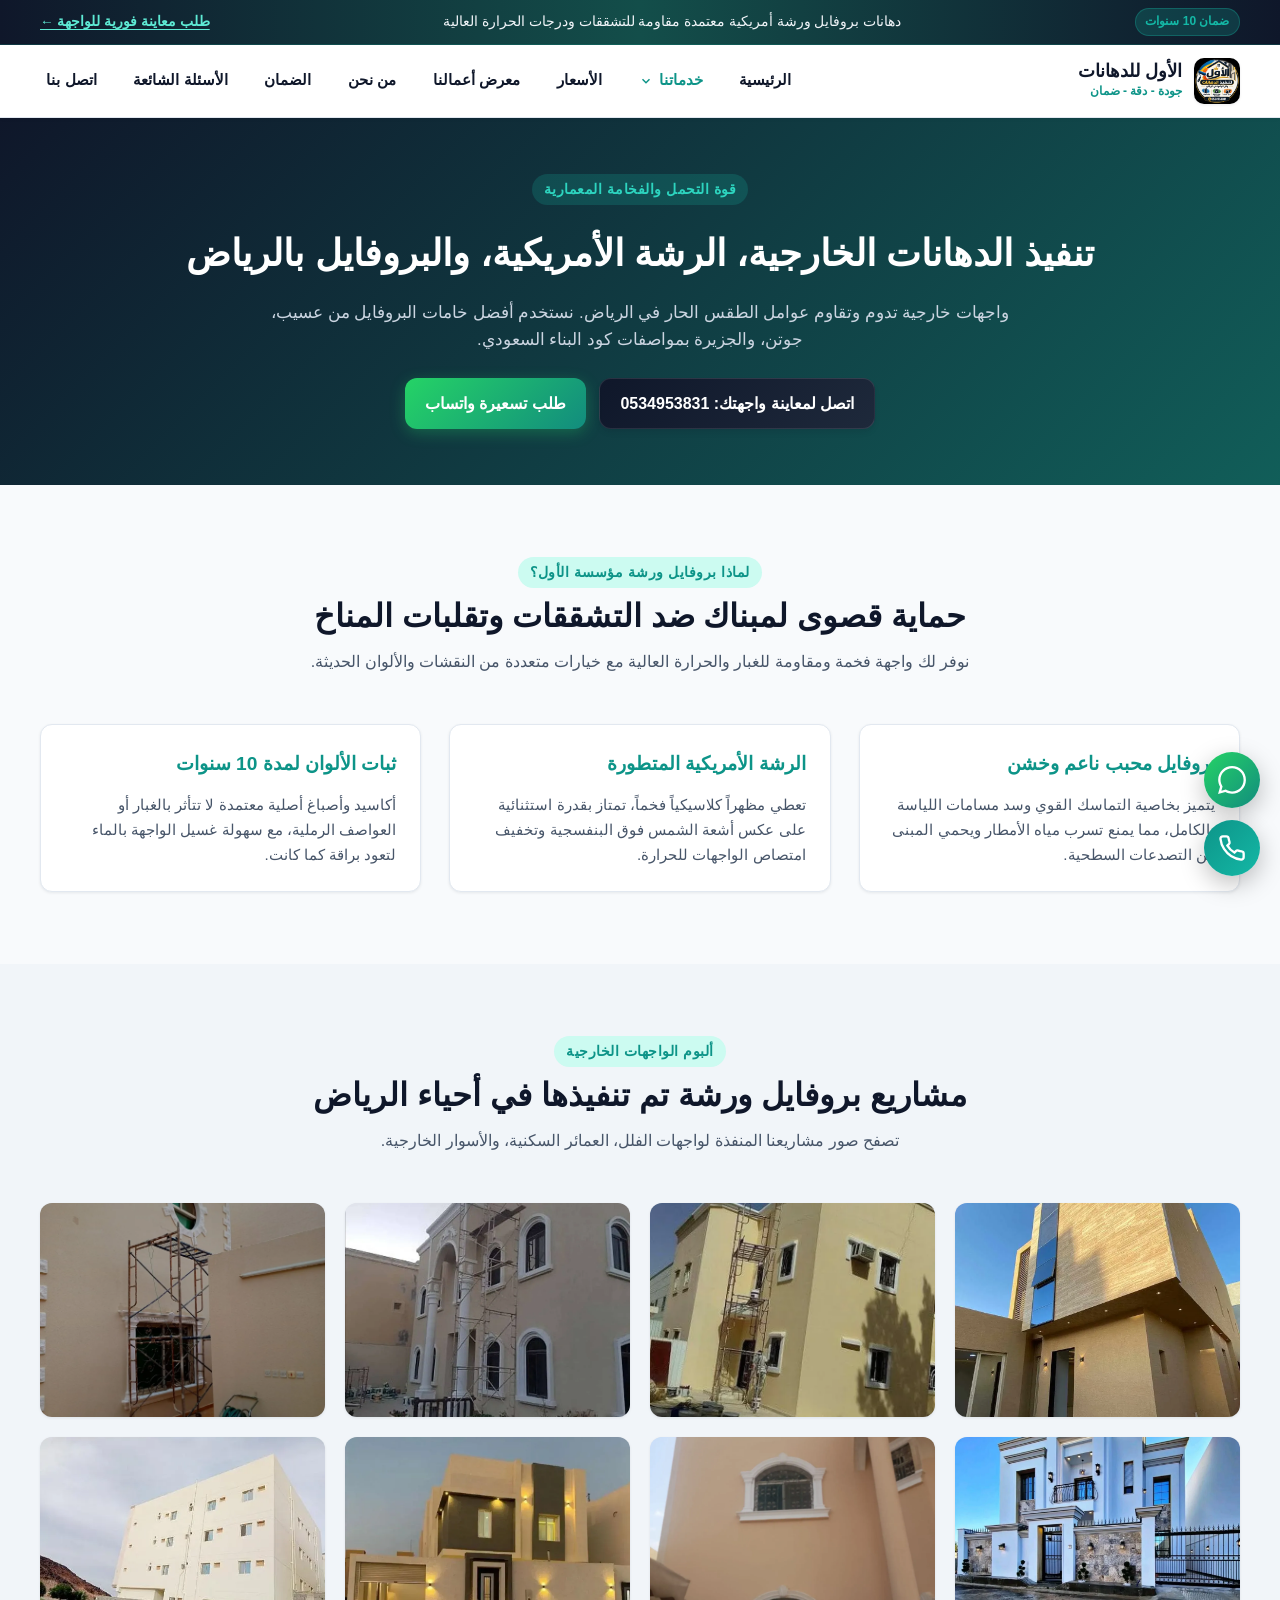
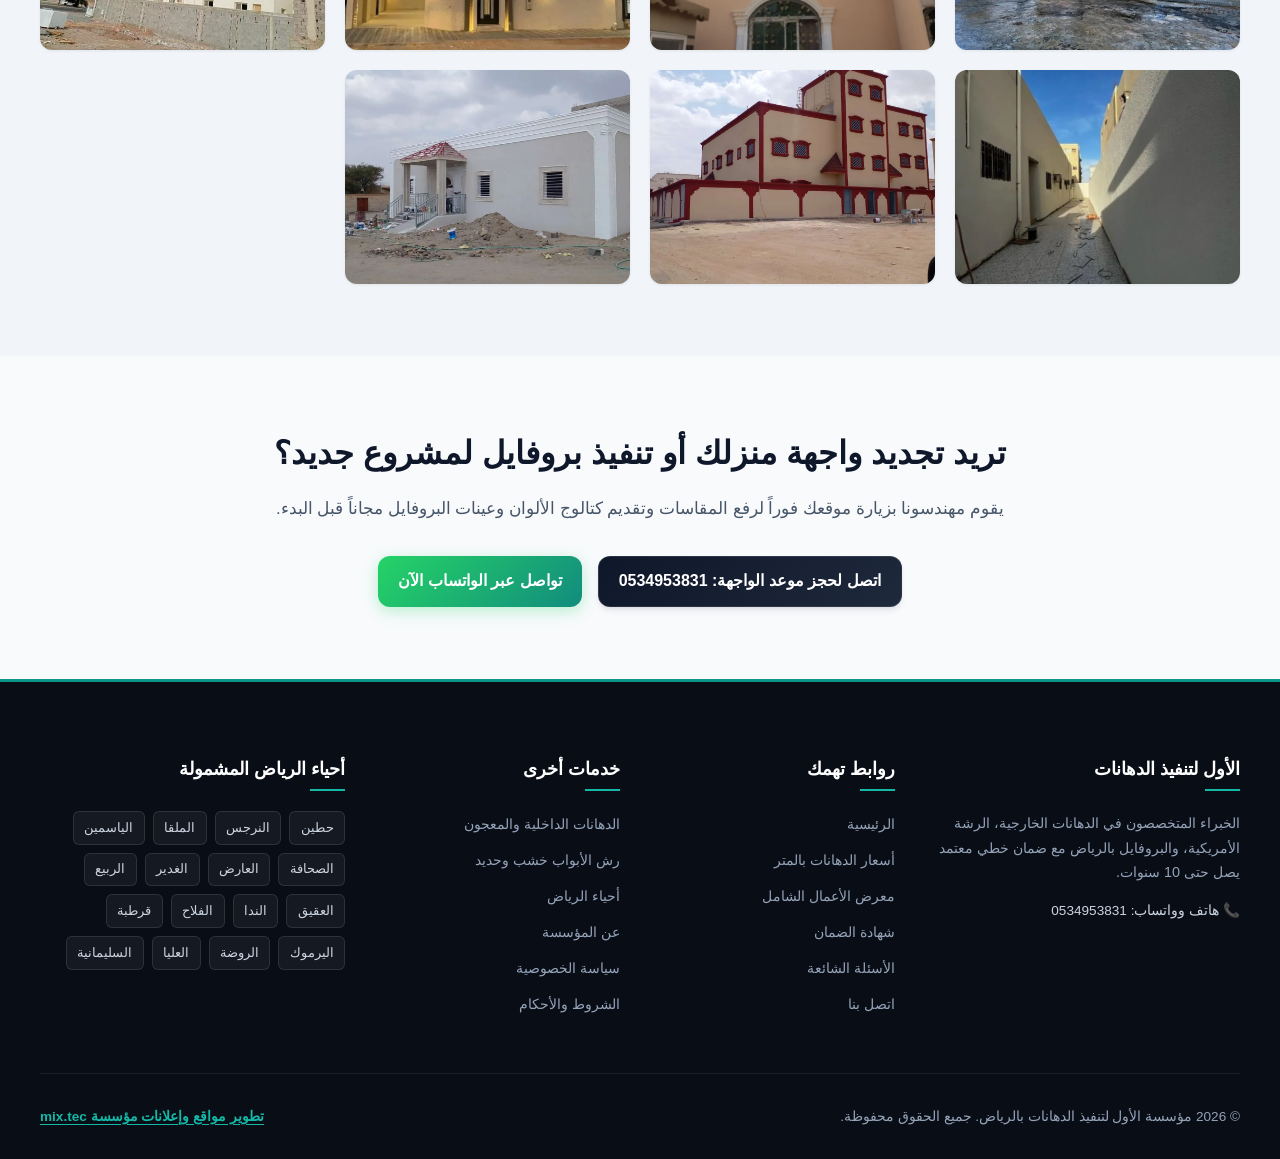
<file: exterior-paint.html>
<!DOCTYPE html>
<html lang="ar" dir="rtl">
<head>
  <meta charset="UTF-8">
  <meta name="viewport" content="width=device-width, initial-scale=1.0, maximum-scale=5.0">
  <title>دهانات خارجية ورشة أمريكية وبروفايل بالرياض | حماية وواجهات فخمة</title>
  <meta name="description" content="تنفيذ دهانات خارجية رشة أمريكية وبروفايل خارجي مضمون بالرياض يضفي شكلاً فخماً ومقاوماً لأشعة الشمس والأمطار بسعر مناسب وتنفيذ احترافي وضمان 10 سنوات.">
  <meta name="keywords" content="دهانات خارجية بالرياض, بروفايل خارجي الرياض, رشة امريكية, معلم بروفايل واجهات, دهان واجهات فلل, بوية خارجية عسيب وجوتن">
  <meta name="robots" content="index, follow">
  <link rel="canonical" href="https://painting-riyadh.pages.dev/exterior-paint.html">

  <meta property="og:type" content="article">
  <meta property="og:title" content="دهانات خارجية وبروفايل ورشة أمريكية في الرياض | الأول للدهانات">
  <meta property="og:description" content="واجهات فلل وعمائر فخمة ومقاومة للحرارة والأمطار بأفضل خامات البروفايل والرشة الأمريكية.">
  <meta property="og:url" content="https://painting-riyadh.pages.dev/exterior-paint.html">
  <meta property="og:image" content="https://painting-riyadh.pages.dev/images/Exterior-Painting(1)_result_result.webp">

  <link rel="icon" type="image/webp" href="/images/logo_result.webp">
  <link rel="apple-touch-icon" href="/images/logo_result.webp">
  <link rel="manifest" href="/manifest.json">
  <link rel="stylesheet" href="/style.css">

  <script type="application/ld+json">
  {
    "@context": "https://schema.org",
    "@type": "Service",
    "name": "تنفيذ الدهانات الخارجية والبروفايل والرشة الأمريكية بالرياض",
    "serviceType": "Exterior Painting",
    "provider": {
      "@type": "HomeAndConstructionBusiness",
      "name": "الأول لتنفيذ الدهانات بكل أنواعها في الرياض",
      "telephone": "+966534953831",
      "url": "https://painting-riyadh.pages.dev/"
    },
    "areaServed": {
      "@type": "City",
      "name": "الرياض"
    },
    "description": "تنفيذ دهانات خارجية رشة أمريكية وبروفايل خارجية مضمون يضفي شكل فخم ومقاوم لأشعة الشمس والأمطار بسعر مناسب وتنفيذ احترافي بالرياض."
  }
  </script>
</head>
<body>

  <!-- شريط الإعلان العلوي -->
  <div class="top-bar">
    <div class="container top-bar-content">
      <div class="top-bar-badge">ضمان 10 سنوات</div>
      <div>دهانات بروفايل ورشة أمريكية معتمدة مقاومة للتشققات ودرجات الحرارة العالية</div>
      <a href="https://wa.me/966534953831?text=مرحباً،%20أود%20معاينة%20واجهة%20خارجية" class="top-bar-link" onclick="handleTrackedWhatsApp(event, 'مرحباً، أود معاينة واجهة بروفايل خارجية')">
        طلب معاينة فورية للواجهة &larr;
      </a>
    </div>
  </div>

  <!-- الهيدر -->
  <header class="site-header">
    <div class="container header-container">
      <a href="/" class="brand-logo" aria-label="الرئيسية - الأول لتنفيذ الدهانات">
        <img src="/images/logo_result.webp" alt="شعار مؤسسة الأول لتنفيذ الدهانات بالرياض" width="46" height="46">
        <div class="brand-title">
          <span class="brand-name">الأول للدهانات</span>
          <span class="brand-tagline">جودة - دقة - ضمان</span>
        </div>
      </a>

      <nav aria-label="القائمة الرئيسية">
        <ul class="nav-desktop">
          <li><a href="/" class="nav-link">الرئيسية</a></li>
          <li>
            <a href="javascript:void(0)" class="nav-link active" aria-haspopup="true">
              خدماتنا
              <svg class="dropdown-chevron" width="14" height="14" viewBox="0 0 24 24" fill="none" stroke="currentColor" stroke-width="2.5"><polyline points="6 9 12 15 18 9"></polyline></svg>
            </a>
            <div class="dropdown-menu">
              <a href="/interior-paint.html" class="dropdown-link">الدهانات الداخلية والمعجون</a>
              <a href="/exterior-paint.html" class="dropdown-link">الدهانات الخارجية والرشة</a>
              <a href="/door-paint.html" class="dropdown-link">رش الأبواب الخشب والحديد</a>
            </div>
          </li>
          <li><a href="/prices.html" class="nav-link">الأسعار</a></li>
          <li><a href="/our-works.html" class="nav-link">معرض أعمالنا</a></li>
          <li><a href="/about-us.html" class="nav-link">من نحن</a></li>
          <li><a href="/warranty.html" class="nav-link">الضمان</a></li>
          <li><a href="/faq.html" class="nav-link">الأسئلة الشائعة</a></li>
          <li><a href="/contact-us.html" class="nav-link">اتصل بنا</a></li>
        </ul>
      </nav>

      <button class="menu-toggle" id="menuToggle" aria-label="فتح القائمة الرئيسية" aria-expanded="false">
        <span class="bar"></span>
        <span class="bar"></span>
        <span class="bar"></span>
      </button>
    </div>
  </header>

  <!-- درج الجوال -->
  <div class="drawer-backdrop" id="drawerBackdrop"></div>
  <aside class="mobile-drawer" id="mobileDrawer">
    <div class="mobile-nav-list">
      <a href="/" class="mobile-nav-link">الرئيسية</a>
      <div>
        <div class="mobile-nav-link mobile-accordion-toggle" id="mobileServicesToggle">
          <span>خدمات الدهانات</span>
          <svg width="16" height="16" viewBox="0 0 24 24" fill="none" stroke="currentColor" stroke-width="2"><polyline points="6 9 12 15 18 9"></polyline></svg>
        </div>
        <div class="mobile-accordion-content open" id="mobileServicesList">
          <a href="/interior-paint.html">الدهانات الداخلية والديكورية</a>
          <a href="/exterior-paint.html" class="active" style="color: var(--secondary); font-weight: bold;">الدهانات الخارجية والبروفايل</a>
          <a href="/door-paint.html">رش الأبواب (خشب وحديد)</a>
        </div>
      </div>
      <a href="/prices.html" class="mobile-nav-link">قائمة الأسعار التقديرية</a>
      <a href="/our-works.html" class="mobile-nav-link">معرض المشاريع السابقة</a>
      <a href="/city-landing.html" class="mobile-nav-link">أحياء الرياض المغطاة</a>
      <a href="/about-us.html" class="mobile-nav-link">عن المؤسسة</a>
      <a href="/warranty.html" class="mobile-nav-link">شهادة الضمان</a>
      <a href="/faq.html" class="mobile-nav-link">الأسئلة المتكررة</a>
      <a href="/contact-us.html" class="mobile-nav-link">بيانات التواصل</a>
    </div>

    <div class="mobile-drawer-cta">
      <a href="tel:+966534953831" class="btn btn-call" onclick="handleTrackedCall(event)">اتصال مباشر: 0534953831</a>
      <a href="https://wa.me/966534953831" class="btn btn-whatsapp" onclick="handleTrackedWhatsApp(event, 'مرحباً، أود الاستفسار عن دهانات خارجية')">واتساب فوري</a>
    </div>
  </aside>

  <main>
    <!-- هيدر الصفحة الخارجية -->
    <section class="section" style="background: linear-gradient(135deg, #0f172a 0%, #115e59 100%); color: #ffffff; padding: 3.5rem 0;">
      <div class="container" style="text-align: center;">
        <span class="section-subtitle" style="background: rgba(20, 184, 166, 0.2); color: #2dd4bf;">قوة التحمل والفخامة المعمارية</span>
        <h1 style="font-size: 2.3rem; font-weight: 900; margin: 0.8rem 0 1rem;">تنفيذ الدهانات الخارجية، الرشة الأمريكية، والبروفايل بالرياض</h1>
        <p style="font-size: 1.05rem; max-width: 750px; margin: 0 auto 1.5rem; color: #cbd5e1;">
          واجهات خارجية تدوم وتقاوم عوامل الطقس الحار في الرياض. نستخدم أفضل خامات البروفايل من عسيب، جوتن، والجزيرة بمواصفات كود البناء السعودي.
        </p>
        <div style="display: flex; gap: 0.85rem; justify-content: center; flex-wrap: wrap;">
          <a href="tel:+966534953831" class="btn btn-call" onclick="handleTrackedCall(event)">اتصل لمعاينة واجهتك: 0534953831</a>
          <a href="https://wa.me/966534953831?text=مرحباً،%20أود%20تسعيرة%20بروفايل%20خارجي%20بالرياض" class="btn btn-whatsapp" onclick="handleTrackedWhatsApp(event, 'أريد تسعيرة دهانات خارجية وبروفايل بالرياض')">طلب تسعيرة واتساب</a>
        </div>
      </div>
    </section>

    <!-- مميزات الدهانات الخارجية -->
    <section class="section">
      <div class="container">
        <div class="section-header">
          <span class="section-subtitle">لماذا بروفايل ورشة مؤسسة الأول؟</span>
          <h2 class="section-title">حماية قصوى لمبناك ضد التشققات وتقلبات المناخ</h2>
          <p class="section-desc">نوفر لك واجهة فخمة ومقاومة للغبار والحرارة العالية مع خيارات متعددة من النقشات والألوان الحديثة.</p>
        </div>

        <div class="cards-grid">
          <div class="service-card" style="padding: 1.5rem;">
            <h3 style="color: var(--secondary); font-size: 1.2rem; margin-bottom: 0.75rem;">بروفايل محبب ناعم وخشن</h3>
            <p style="color: var(--text-muted); font-size: 0.95rem; line-height: 1.65;">
              يتميز بخاصية التماسك القوي وسد مسامات اللياسة بالكامل، مما يمنع تسرب مياه الأمطار ويحمي المبنى من التصدعات السطحية.
            </p>
          </div>

          <div class="service-card" style="padding: 1.5rem;">
            <h3 style="color: var(--secondary); font-size: 1.2rem; margin-bottom: 0.75rem;">الرشة الأمريكية المتطورة</h3>
            <p style="color: var(--text-muted); font-size: 0.95rem; line-height: 1.65;">
              تعطي مظهراً كلاسيكياً فخماً، تمتاز بقدرة استثنائية على عكس أشعة الشمس فوق البنفسجية وتخفيف امتصاص الواجهات للحرارة.
            </p>
          </div>

          <div class="service-card" style="padding: 1.5rem;">
            <h3 style="color: var(--secondary); font-size: 1.2rem; margin-bottom: 0.75rem;">ثبات الألوان لمدة 10 سنوات</h3>
            <p style="color: var(--text-muted); font-size: 0.95rem; line-height: 1.65;">
              أكاسيد وأصباغ أصلية معتمدة لا تتأثر بالغبار أو العواصف الرملية، مع سهولة غسيل الواجهة بالماء لتعود براقة كما كانت.
            </p>
          </div>
        </div>
      </div>
    </section>

    <!-- ألبوم صور الدهانات الخارجية المطابق للأسماء الحقيقية للملفات -->
    <section class="section section-alt">
      <div class="container">
        <div class="section-header">
          <span class="section-subtitle">ألبوم الواجهات الخارجية</span>
          <h2 class="section-title">مشاريع بروفايل ورشة تم تنفيذها في أحياء الرياض</h2>
          <p class="section-desc">تصفح صور مشاريعنا المنفذة لواجهات الفلل، العمائر السكنية، والأسوار الخارجية.</p>
        </div>

        <div class="gallery-grid">
          <div class="gallery-item">
            <img src="/images/Exterior-Painting(1)_result_result.webp" alt="واجهة فيلا بروفايل خارجي حي حطين" loading="lazy">
            <div class="gallery-overlay"><span class="gallery-title">بروفايل خارجي فاخر - حي حطين</span></div>
          </div>
          <div class="gallery-item">
            <img src="/images/Exterior-Painting(2)_result_result.webp" alt="رشة أمريكية واجهة عمارة حي الملقا" loading="lazy">
            <div class="gallery-overlay"><span class="gallery-title">رشة واجهة عمارة - حي الملقا</span></div>
          </div>
          <div class="gallery-item">
            <img src="/images/Exterior-Painting(3)_result_result.webp" alt="دهان خارجي بروفايل ناعم حي الياسمين" loading="lazy">
            <div class="gallery-overlay"><span class="gallery-title">بروفايل بيج ناعم - حي الياسمين</span></div>
          </div>
          <div class="gallery-item">
            <img src="/images/Exterior-Painting(5)_result.webp" alt="تشطيب واجهة فيلا حديثة بالرياض" loading="lazy">
            <div class="gallery-overlay"><span class="gallery-title">فيلا مودرن - حي النرجس</span></div>
          </div>
          <div class="gallery-item">
            <img src="/images/Exterior-Painting(6)_result.webp" alt="دهانات واجهات وسور خارجي بالرياض" loading="lazy">
            <div class="gallery-overlay"><span class="gallery-title">دهان سور خارجي مع الواجهة</span></div>
          </div>
          <div class="gallery-item">
            <img src="/images/Exterior-Painting(7)_result_result.webp" alt="بروفايل عسيب أصلي لواجهات الفلل بالرياض" loading="lazy">
            <div class="gallery-overlay"><span class="gallery-title">بروفايل عسيب مقاوم للأمطار</span></div>
          </div>
          <div class="gallery-item">
            <img src="/images/Exterior-Painting(8)_result_result_result.webp" alt="تشطيب واجهة دورين برشة أمريكية" loading="lazy">
            <div class="gallery-overlay"><span class="gallery-title">تشطيب واجهة دورين - حي العقيق</span></div>
          </div>
          <div class="gallery-item">
            <img src="/images/exterior-painting-11_result.webp" alt="تجديد دهان واجهة قديمة بالرياض" loading="lazy">
            <div class="gallery-overlay"><span class="gallery-title">تجديد وترميم واجهة قديمة</span></div>
          </div>
          <div class="gallery-item">
            <img src="/images/exterior-painting-12_result.webp" alt="دهانات بروفايل هندسية حديثة بالرياض" loading="lazy">
            <div class="gallery-overlay"><span class="gallery-title">تقسيمات بروفايل هندسية حديثة</span></div>
          </div>
          <div class="gallery-item">
            <img src="/images/exterior-paints (6)_result.webp" alt="أعمال دهان خارجي قيد التنفيذ بالرياض" loading="lazy">
            <div class="gallery-overlay"><span class="gallery-title">دقة العمل أثناء تطبيق البوية</span></div>
          </div>
          <div class="gallery-item">
            <img src="/images/exterior-paints (10)_result_result.webp" alt="تسليم واجهة فيلا كاملة مع الضمان بالرياض" loading="lazy">
            <div class="gallery-overlay"><span class="gallery-title">تسليم الواجهة مع شهادة الضمان</span></div>
          </div>
        </div>
      </div>
    </section>

    <!-- طلب معاينة الواجهة -->
    <section class="section">
      <div class="container" style="max-width: 800px; text-align: center;">
        <h2 style="font-size: 2rem; font-weight: 800; color: var(--primary); margin-bottom: 1rem;">تريد تجديد واجهة منزلك أو تنفيذ بروفايل لمشروع جديد؟</h2>
        <p style="font-size: 1.05rem; color: var(--text-muted); margin-bottom: 2rem; line-height: 1.7;">
          يقوم مهندسونا بزيارة موقعك فوراً لرفع المقاسات وتقديم كتالوج الألوان وعينات البروفايل مجاناً قبل البدء.
        </p>
        <div style="display: flex; gap: 1rem; justify-content: center; flex-wrap: wrap;">
          <a href="tel:+966534953831" class="btn btn-call" onclick="handleTrackedCall(event)">اتصل لحجز موعد الواجهة: 0534953831</a>
          <a href="https://wa.me/966534953831?text=أود%20معاينة%20موقع%20للدهانات%20الخارجية" class="btn btn-whatsapp" onclick="handleTrackedWhatsApp(event, 'أود معاينة موقع للدهانات الخارجية والبروفايل')">تواصل عبر الواتساب الآن</a>
        </div>
      </div>
    </section>
  </main>

  <!-- الفوتر وسحابة الأحياء -->
  <footer class="site-footer">
    <div class="container">
      <div class="footer-grid">
        <div>
          <h4 class="footer-col-title">الأول لتنفيذ الدهانات</h4>
          <p style="font-size: 0.9rem; line-height: 1.7; color: #94a3b8; margin-bottom: 1rem;">
            الخبراء المتخصصون في الدهانات الخارجية، الرشة الأمريكية، والبروفايل بالرياض مع ضمان خطي معتمد يصل حتى 10 سنوات.
          </p>
          <div style="font-size: 0.85rem; color: #cbd5e1;">📞 هاتف وواتساب: 0534953831</div>
        </div>

        <div>
          <h4 class="footer-col-title">روابط تهمك</h4>
          <ul class="footer-links-list">
            <li><a href="/">الرئيسية</a></li>
            <li><a href="/prices.html">أسعار الدهانات بالمتر</a></li>
            <li><a href="/our-works.html">معرض الأعمال الشامل</a></li>
            <li><a href="/warranty.html">شهادة الضمان</a></li>
            <li><a href="/faq.html">الأسئلة الشائعة</a></li>
            <li><a href="/contact-us.html">اتصل بنا</a></li>
          </ul>
        </div>

        <div>
          <h4 class="footer-col-title">خدمات أخرى</h4>
          <ul class="footer-links-list">
            <li><a href="/interior-paint.html">الدهانات الداخلية والمعجون</a></li>
            <li><a href="/door-paint.html">رش الأبواب خشب وحديد</a></li>
            <li><a href="/city-landing.html">أحياء الرياض</a></li>
            <li><a href="/about-us.html">عن المؤسسة</a></li>
            <li><a href="/privacy-policy.html">سياسة الخصوصية</a></li>
            <li><a href="/terms-conditions.html">الشروط والأحكام</a></li>
          </ul>
        </div>

        <div>
          <h4 class="footer-col-title">أحياء الرياض المشمولة</h4>
          <div class="neighborhood-cloud">
            <span class="neighborhood-tag">حطين</span>
            <span class="neighborhood-tag">النرجس</span>
            <span class="neighborhood-tag">الملقا</span>
            <span class="neighborhood-tag">الياسمين</span>
            <span class="neighborhood-tag">الصحافة</span>
            <span class="neighborhood-tag">العارض</span>
            <span class="neighborhood-tag">الغدير</span>
            <span class="neighborhood-tag">الربيع</span>
            <span class="neighborhood-tag">العقيق</span>
            <span class="neighborhood-tag">الندا</span>
            <span class="neighborhood-tag">الفلاح</span>
            <span class="neighborhood-tag">قرطبة</span>
            <span class="neighborhood-tag">اليرموك</span>
            <span class="neighborhood-tag">الروضة</span>
            <span class="neighborhood-tag">العليا</span>
            <span class="neighborhood-tag">السليمانية</span>
          </div>
        </div>
      </div>

      <div class="footer-bottom">
        <div>&copy; 2026 مؤسسة الأول لتنفيذ الدهانات بالرياض. جميع الحقوق محفوظة.</div>
        <div>
          <a href="https://wa.me/966578539687" target="_blank" rel="noopener noreferrer" class="developer-attribution">
            تطوير مواقع وإعلانات مؤسسة mix.tec
          </a>
        </div>
      </div>
    </div>
  </footer>

  <!-- الأزرار العائمة -->
  <div class="floating-contact-right">
    <a href="https://wa.me/966534953831?text=مرحباً،%20أود%20الاستفسار%20عن%20دهان%20خارجي" class="floating-btn floating-whatsapp" aria-label="واتساب" onclick="handleTrackedWhatsApp(event, 'مرحباً، أود الاستفسار عن دهانات خارجية وبروفايل')">
      <svg viewBox="0 0 24 24" fill="currentColor"><path d="M.057 24l1.687-6.163c-1.041-1.804-1.588-3.849-1.587-5.946.003-6.556 5.338-11.891 11.893-11.891 3.181.001 6.167 1.24 8.413 3.488 2.245 2.248 3.481 5.236 3.48 8.414-.003 6.557-5.338 11.892-11.893 11.892-1.99-.001-3.951-.5-5.688-1.448l-6.305 1.654zm6.597-3.807c1.676.995 3.276 1.591 5.392 1.592 5.448 0 9.886-4.434 9.889-9.885.002-5.462-4.415-9.89-9.881-9.892-5.452 0-9.887 4.434-9.889 9.884-.001 2.225.651 3.891 1.746 5.634l-.999 3.648 3.742-.981z"/></svg>
    </a>
    <a href="tel:+966534953831" class="floating-btn floating-call" aria-label="اتصال" onclick="handleTrackedCall(event)">
      <svg viewBox="0 0 24 24" fill="none" stroke="currentColor" stroke-width="2"><path d="M22 16.92v3a2 2 0 0 1-2.18 2 19.79 19.79 0 0 1-8.63-3.07 19.5 19.5 0 0 1-6-6 19.79 19.79 0 0 1-3.07-8.67A2 2 0 0 1 4.11 2h3a2 2 0 0 1 2 1.72 12.84 12.84 0 0 0 .7 2.81 2 2 0 0 1-.45 2.11L8.09 9.91a16 16 0 0 0 6 6l1.27-1.27a2 2 0 0 1 2.11-.45 12.84 12.84 0 0 0 2.81.7A2 2 0 0 1 22 16.92z"></path></svg>
    </a>
  </div>

  <button class="floating-scroll-left" id="scrollTopBtn" aria-label="أعلى الصفحة">
    <svg width="24" height="24" viewBox="0 0 24 24" fill="none" stroke="currentColor" stroke-width="2.5"><polyline points="18 15 12 9 6 15"></polyline></svg>
  </button>

  <script src="/script.js"></script>
</body>
</html>
</file>
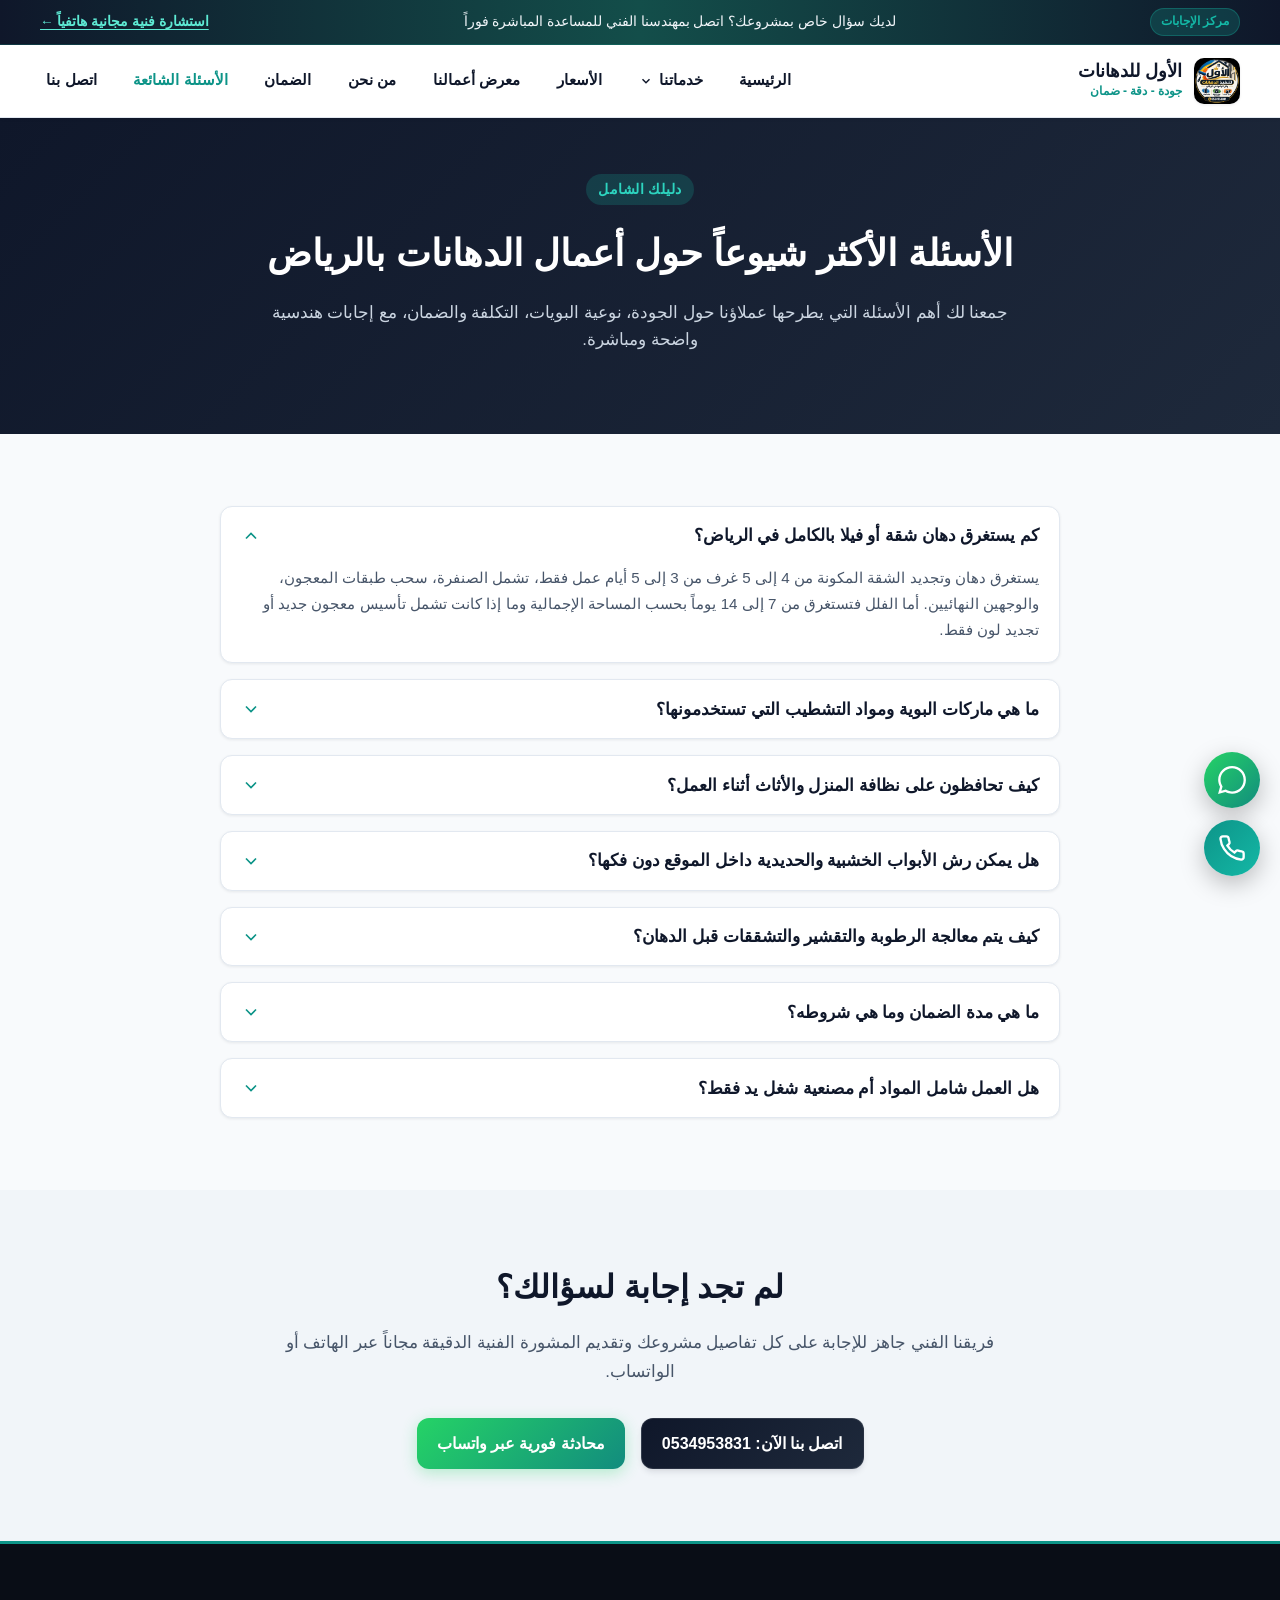
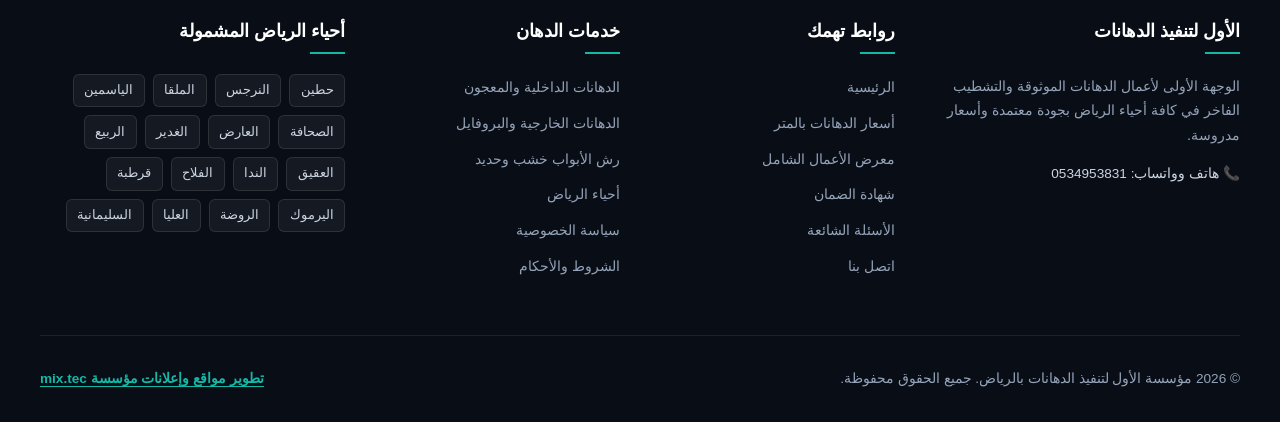
<file: faq.html>
<!DOCTYPE html>
<html lang="ar" dir="rtl">
<head>
  <meta charset="UTF-8">
  <meta name="viewport" content="width=device-width, initial-scale=1.0, maximum-scale=5.0">
  <title>الأسئلة الشائعة عن أعمال الدهانات بالرياض | الأول للدهانات</title>
  <meta name="description" content="إجابات شاملة عن كافة الأسئلة الشائعة حول أسعار الدهانات بالرياض، مدة التنفيذ، أفضل أنواع البوية (جوتن، الجزيرة، عسيب)، طرق رش الأبواب وشروط الضمان.">
  <meta name="keywords" content="اسئلة شائعة دهانات, دهان جوتن الرياض, مدة دهان الشقة, اسعار بوية الجزيرة, افضل نوع دهان خارجي">
  <meta name="robots" content="index, follow">
  <link rel="canonical" href="https://painting-riyadh.pages.dev/faq.html">

  <meta property="og:type" content="website">
  <meta property="og:title" content="الأسئلة الشائعة وإجابات الخبراء | الأول للدهانات بالرياض">
  <meta property="og:description" content="كل ما تحتاج معرفته قبل البدء بدهان منزلك أو فيلتك في مدينة الرياض.">
  <meta property="og:url" content="https://painting-riyadh.pages.dev/faq.html">
  <meta property="og:image" content="https://painting-riyadh.pages.dev/images/logo_result.webp">

  <link rel="icon" type="image/webp" href="/images/logo_result.webp">
  <link rel="apple-touch-icon" href="/images/logo_result.webp">
  <link rel="manifest" href="/manifest.json">
  <link rel="stylesheet" href="/style.css">

  <script type="application/ld+json">
  {
    "@context": "https://schema.org",
    "@type": "FAQPage",
    "mainEntity": [
      {
        "@type": "Question",
        "name": "كم تبلغ تكلفة دهان شقة بالكامل في الرياض؟",
        "acceptedAnswer": {
          "@type": "Answer",
          "text": "تبدأ تكلفة تجديد دهان الشقة السكنية المكونة من 4 إلى 5 غرف من 1,800 ريال لشغل اليد، وتتراوح بين 3,200 إلى 4,800 ريال في حال كان العمل شاملاً المواد الأصلية والمعجون والسنفرة."
        }
      },
      {
        "@type": "Question",
        "name": "هل توفرون معاينة مجانية داخل مدينة الرياض؟",
        "acceptedAnswer": {
          "@type": "Answer",
          "text": "نعم، نقدم خدمة المعاينة الميدانية ورفع المقاسات وتقديم كتالوج الألوان مجاناً وبدون أي التزام في كافة أحياء الرياض."
        }
      },
      {
        "@type": "Question",
        "name": "ما الفرق بين رش الباب بالكمبروسر والدهان بالرول أو الفرشاة؟",
        "acceptedAnswer": {
          "@type": "Answer",
          "text": "رش الباب بالكمبروسر يعطي سطحاً فائق النعومة متساوياً بدون أي خطوط أو تموجات، ويستخدم دهان ناري أو دوكو عالي الصلابة ومقاوم للخدوش والماء بعكس الفرشاة التقليدية."
        }
      },
      {
        "@type": "Question",
        "name": "ما هي أفضل أنواع الدهانات الخارجية المقاومة لحرارة وشمس الرياض؟",
        "acceptedAnswer": {
          "@type": "Answer",
          "text": "دهانات البروفايل والرشة الأمريكية من جوتن والجزيرة وعسيب تعتبر الخيار الأفضل لمقاومة الأشعة فوق البنفسجية والعواصف الترابية ومياه الأمطار، ونقدم عليها ضماناً يصل لـ 10 سنوات."
        }
      }
    ]
  }
  </script>
</head>
<body>

  <div class="top-bar">
    <div class="container top-bar-content">
      <div class="top-bar-badge">مركز الإجابات</div>
      <div>لديك سؤال خاص بمشروعك؟ اتصل بمهندسنا الفني للمساعدة المباشرة فوراً</div>
      <a href="tel:+966534953831" class="top-bar-link" onclick="handleTrackedCall(event)">
        استشارة فنية مجانية هاتفياً &larr;
      </a>
    </div>
  </div>

  <header class="site-header">
    <div class="container header-container">
      <a href="/" class="brand-logo" aria-label="الرئيسية - الأول لتنفيذ الدهانات">
        <img src="/images/logo_result.webp" alt="شعار مؤسسة الأول لتنفيذ الدهانات بالرياض" width="46" height="46">
        <div class="brand-title">
          <span class="brand-name">الأول للدهانات</span>
          <span class="brand-tagline">جودة - دقة - ضمان</span>
        </div>
      </a>

      <nav aria-label="القائمة الرئيسية">
        <ul class="nav-desktop">
          <li><a href="/" class="nav-link">الرئيسية</a></li>
          <li>
            <a href="javascript:void(0)" class="nav-link" aria-haspopup="true">
              خدماتنا
              <svg class="dropdown-chevron" width="14" height="14" viewBox="0 0 24 24" fill="none" stroke="currentColor" stroke-width="2.5"><polyline points="6 9 12 15 18 9"></polyline></svg>
            </a>
            <div class="dropdown-menu">
              <a href="/interior-paint.html" class="dropdown-link">الدهانات الداخلية والمعجون</a>
              <a href="/exterior-paint.html" class="dropdown-link">الدهانات الخارجية والرشة</a>
              <a href="/door-paint.html" class="dropdown-link">رش الأبواب الخشب والحديد</a>
            </div>
          </li>
          <li><a href="/prices.html" class="nav-link">الأسعار</a></li>
          <li><a href="/our-works.html" class="nav-link">معرض أعمالنا</a></li>
          <li><a href="/about-us.html" class="nav-link">من نحن</a></li>
          <li><a href="/warranty.html" class="nav-link">الضمان</a></li>
          <li><a href="/faq.html" class="nav-link active">الأسئلة الشائعة</a></li>
          <li><a href="/contact-us.html" class="nav-link">اتصل بنا</a></li>
        </ul>
      </nav>

      <button class="menu-toggle" id="menuToggle" aria-label="فتح القائمة الرئيسية" aria-expanded="false">
        <span class="bar"></span>
        <span class="bar"></span>
        <span class="bar"></span>
      </button>
    </div>
  </header>

  <div class="drawer-backdrop" id="drawerBackdrop"></div>
  <aside class="mobile-drawer" id="mobileDrawer">
    <div class="mobile-nav-list">
      <a href="/" class="mobile-nav-link">الرئيسية</a>
      <div>
        <div class="mobile-nav-link mobile-accordion-toggle" id="mobileServicesToggle">
          <span>خدمات الدهانات</span>
          <svg width="16" height="16" viewBox="0 0 24 24" fill="none" stroke="currentColor" stroke-width="2"><polyline points="6 9 12 15 18 9"></polyline></svg>
        </div>
        <div class="mobile-accordion-content" id="mobileServicesList">
          <a href="/interior-paint.html">الدهانات الداخلية والديكورية</a>
          <a href="/exterior-paint.html">الدهانات الخارجية والبروفايل</a>
          <a href="/door-paint.html">رش الأبواب (خشب وحديد)</a>
        </div>
      </div>
      <a href="/prices.html" class="mobile-nav-link">قائمة الأسعار التقديرية</a>
      <a href="/our-works.html" class="mobile-nav-link">معرض المشاريع السابقة</a>
      <a href="/city-landing.html" class="mobile-nav-link">أحياء الرياض المغطاة</a>
      <a href="/about-us.html" class="mobile-nav-link">عن المؤسسة</a>
      <a href="/warranty.html" class="mobile-nav-link">شهادة الضمان</a>
      <a href="/faq.html" class="mobile-nav-link active">الأسئلة المتكررة</a>
      <a href="/contact-us.html" class="mobile-nav-link">بيانات التواصل</a>
    </div>

    <div class="mobile-drawer-cta">
      <a href="tel:+966534953831" class="btn btn-call" onclick="handleTrackedCall(event)">اتصال مباشر: 0534953831</a>
      <a href="https://wa.me/966534953831?text=مرحباً،%20لدي%20سؤال%20عن%20الدهانات" class="btn btn-whatsapp" onclick="handleTrackedWhatsApp(event, 'مرحباً، لدي سؤال واستفسار عن الدهانات')">واتساب فوري</a>
    </div>
  </aside>

  <main>
    <section class="section" style="background: linear-gradient(135deg, #0f172a 0%, #1e293b 100%); color: #ffffff; padding: 3.5rem 0;">
      <div class="container" style="text-align: center;">
        <span class="section-subtitle" style="background: rgba(20, 184, 166, 0.2); color: #2dd4bf;">دليلك الشامل</span>
        <h1 style="font-size: 2.3rem; font-weight: 900; margin: 0.8rem 0 1rem;">الأسئلة الأكثر شيوعاً حول أعمال الدهانات بالرياض</h1>
        <p style="font-size: 1.05rem; max-width: 750px; margin: 0 auto 1.5rem; color: #cbd5e1;">
          جمعنا لك أهم الأسئلة التي يطرحها عملاؤنا حول الجودة، نوعية البويات، التكلفة والضمان، مع إجابات هندسية واضحة ومباشرة.
        </p>
      </div>
    </section>

    <!-- قائمة الأسئلة الشائعة التفاعلية -->
    <section class="section">
      <div class="container">
        <div class="faq-list">

          <div class="faq-card open">
            <button class="faq-trigger" type="button">
              <span>كم يستغرق دهان شقة أو فيلا بالكامل في الرياض؟</span>
              <svg class="faq-icon" width="20" height="20" viewBox="0 0 24 24" fill="none" stroke="currentColor" stroke-width="2"><polyline points="6 9 12 15 18 9"></polyline></svg>
            </button>
            <div class="faq-answer">
              <p>يستغرق دهان وتجديد الشقة المكونة من 4 إلى 5 غرف من 3 إلى 5 أيام عمل فقط، تشمل الصنفرة، سحب طبقات المعجون، والوجهين النهائيين. أما الفلل فتستغرق من 7 إلى 14 يوماً بحسب المساحة الإجمالية وما إذا كانت تشمل تأسيس معجون جديد أو تجديد لون فقط.</p>
            </div>
          </div>

          <div class="faq-card">
            <button class="faq-trigger" type="button">
              <span>ما هي ماركات البوية ومواد التشطيب التي تستخدمونها؟</span>
              <svg class="faq-icon" width="20" height="20" viewBox="0 0 24 24" fill="none" stroke="currentColor" stroke-width="2"><polyline points="6 9 12 15 18 9"></polyline></svg>
            </button>
            <div class="faq-answer">
              <p>نستخدم حصرياً البويات الأصلية المعتمدة في المملكة: دهانات جوتن (فينوماستيك، ليدي ديزاين)، دهانات الجزيرة، وعسيب للواجهات الخارجية والبروفايل. ولا نستخدم إطلاقاً أي خامات تجارية مقلدة أو معجون رديء.</p>
            </div>
          </div>

          <div class="faq-card">
            <button class="faq-trigger" type="button">
              <span>كيف تحافظون على نظافة المنزل والأثاث أثناء العمل؟</span>
              <svg class="faq-icon" width="20" height="20" viewBox="0 0 24 24" fill="none" stroke="currentColor" stroke-width="2"><polyline points="6 9 12 15 18 9"></polyline></svg>
            </button>
            <div class="faq-answer">
              <p>نبدأ العمل دائماً بتغليف السيراميك، الباركيه، والأثاث بالكامل بشرائح بلاستيكية سميكة وأشرطة لاصقة خاصة لا تترك أثراً. كما نستخدم ماكينات صنفرة حديثة متصلة بشفاطات غبار لمنع تطاير الأتربة في أرجاء المنزل.</p>
            </div>
          </div>

          <div class="faq-card">
            <button class="faq-trigger" type="button">
              <span>هل يمكن رش الأبواب الخشبية والحديدية داخل الموقع دون فكها؟</span>
              <svg class="faq-icon" width="20" height="20" viewBox="0 0 24 24" fill="none" stroke="currentColor" stroke-width="2"><polyline points="6 9 12 15 18 9"></polyline></svg>
            </button>
            <div class="faq-answer">
              <p>نعم، يمتلك فريقنا أجهزة رش كمبروسر مجهزة للعمل الموقعي. نقوم بتغليف كامل للجدران المحيطة والمفصلات والكوالين برول حماية دقيق، ونرش الأبواب بدهان ناري أو دوكو سريع الجفاف لتصبح كالجديدة تماماً بدون عناء نقلها.</p>
            </div>
          </div>

          <div class="faq-card">
            <button class="faq-trigger" type="button">
              <span>كيف يتم معالجة الرطوبة والتقشير والتشققات قبل الدهان؟</span>
              <svg class="faq-icon" width="20" height="20" viewBox="0 0 24 24" fill="none" stroke="currentColor" stroke-width="2"><polyline points="6 9 12 15 18 9"></polyline></svg>
            </button>
            <div class="faq-answer">
              <p>نقوم أولاً بقشط الأجزاء التالفة حتى الوصول للياسة الأصلية، ثم نحدد سبب الرطوبة ونعزل الجدار بمادة سيلر عازل مائي. بالنسبة للشروخ، نقوم بتوسيعها وسحب فايبر مش مع معجون إيبوكسي أو شروخ مخصص لضمان عدم ظهور الشق نهائياً بعد الدهان.</p>
            </div>
          </div>

          <div class="faq-card">
            <button class="faq-trigger" type="button">
              <span>ما هي مدة الضمان وما هي شروطه؟</span>
              <svg class="faq-icon" width="20" height="20" viewBox="0 0 24 24" fill="none" stroke="currentColor" stroke-width="2"><polyline points="6 9 12 15 18 9"></polyline></svg>
            </button>
            <div class="faq-answer">
              <p>نمنح شهادة ضمان كتابية لمدة 3 إلى 5 سنوات على الدهانات الداخلية، وضماناً يصل إلى 10 سنوات على الدهانات الخارجية والبروفايل. يغطي الضمان عيوب التنفيذ مثل تقشر البوية، بهتان الألوان غير الطبيعي، وتصدع البروفايل.</p>
            </div>
          </div>

          <div class="faq-card">
            <button class="faq-trigger" type="button">
              <span>هل العمل شامل المواد أم مصنعية شغل يد فقط؟</span>
              <svg class="faq-icon" width="20" height="20" viewBox="0 0 24 24" fill="none" stroke="currentColor" stroke-width="2"><polyline points="6 9 12 15 18 9"></polyline></svg>
            </button>
            <div class="faq-answer">
              <p>نوفر الخيارين حسب رغبة العميل؛ يمكننا العمل بالمتر شامل توريد كافة المواد الأصلية والمعجون والسنفرة بأفضل الأسعار، أو الاتفاق على شغل اليد فقط إذا كان العميل يفضل شراء البوية بنفسه.</p>
            </div>
          </div>

        </div>
      </div>
    </section>

    <!-- تحويل للتواصل المباشر -->
    <section class="section section-alt">
      <div class="container" style="max-width: 800px; text-align: center;">
        <h2 style="font-size: 2rem; font-weight: 800; color: var(--primary); margin-bottom: 1rem;">لم تجد إجابة لسؤالك؟</h2>
        <p style="font-size: 1.05rem; color: var(--text-muted); margin-bottom: 2rem; line-height: 1.7;">
          فريقنا الفني جاهز للإجابة على كل تفاصيل مشروعك وتقديم المشورة الفنية الدقيقة مجاناً عبر الهاتف أو الواتساب.
        </p>
        <div style="display: flex; gap: 1rem; justify-content: center; flex-wrap: wrap;">
          <a href="tel:+966534953831" class="btn btn-call" onclick="handleTrackedCall(event)">اتصل بنا الآن: 0534953831</a>
          <a href="https://wa.me/966534953831?text=مرحباً،%20أود%20طرح%20استفسار%20خاص%20عن%20الدهانات" class="btn btn-whatsapp" onclick="handleTrackedWhatsApp(event, 'مرحباً، أود طرح استفسار فني خاص')">محادثة فورية عبر واتساب</a>
        </div>
      </div>
    </section>
  </main>

  <footer class="site-footer">
    <div class="container">
      <div class="footer-grid">
        <div>
          <h4 class="footer-col-title">الأول لتنفيذ الدهانات</h4>
          <p style="font-size: 0.9rem; line-height: 1.7; color: #94a3b8; margin-bottom: 1rem;">
            الوجهة الأولى لأعمال الدهانات الموثوقة والتشطيب الفاخر في كافة أحياء الرياض بجودة معتمدة وأسعار مدروسة.
          </p>
          <div style="font-size: 0.85rem; color: #cbd5e1;">📞 هاتف وواتساب: 0534953831</div>
        </div>

        <div>
          <h4 class="footer-col-title">روابط تهمك</h4>
          <ul class="footer-links-list">
            <li><a href="/">الرئيسية</a></li>
            <li><a href="/prices.html">أسعار الدهانات بالمتر</a></li>
            <li><a href="/our-works.html">معرض الأعمال الشامل</a></li>
            <li><a href="/warranty.html">شهادة الضمان</a></li>
            <li><a href="/faq.html">الأسئلة الشائعة</a></li>
            <li><a href="/contact-us.html">اتصل بنا</a></li>
          </ul>
        </div>

        <div>
          <h4 class="footer-col-title">خدمات الدهان</h4>
          <ul class="footer-links-list">
            <li><a href="/interior-paint.html">الدهانات الداخلية والمعجون</a></li>
            <li><a href="/exterior-paint.html">الدهانات الخارجية والبروفايل</a></li>
            <li><a href="/door-paint.html">رش الأبواب خشب وحديد</a></li>
            <li><a href="/city-landing.html">أحياء الرياض</a></li>
            <li><a href="/privacy-policy.html">سياسة الخصوصية</a></li>
            <li><a href="/terms-conditions.html">الشروط والأحكام</a></li>
          </ul>
        </div>

        <div>
          <h4 class="footer-col-title">أحياء الرياض المشمولة</h4>
          <div class="neighborhood-cloud">
            <span class="neighborhood-tag">حطين</span>
            <span class="neighborhood-tag">النرجس</span>
            <span class="neighborhood-tag">الملقا</span>
            <span class="neighborhood-tag">الياسمين</span>
            <span class="neighborhood-tag">الصحافة</span>
            <span class="neighborhood-tag">العارض</span>
            <span class="neighborhood-tag">الغدير</span>
            <span class="neighborhood-tag">الربيع</span>
            <span class="neighborhood-tag">العقيق</span>
            <span class="neighborhood-tag">الندا</span>
            <span class="neighborhood-tag">الفلاح</span>
            <span class="neighborhood-tag">قرطبة</span>
            <span class="neighborhood-tag">اليرموك</span>
            <span class="neighborhood-tag">الروضة</span>
            <span class="neighborhood-tag">العليا</span>
            <span class="neighborhood-tag">السليمانية</span>
          </div>
        </div>
      </div>

      <div class="footer-bottom">
        <div>&copy; 2026 مؤسسة الأول لتنفيذ الدهانات بالرياض. جميع الحقوق محفوظة.</div>
        <div>
          <a href="https://wa.me/966578539687" target="_blank" rel="noopener noreferrer" class="developer-attribution">
            تطوير مواقع وإعلانات مؤسسة mix.tec
          </a>
        </div>
      </div>
    </div>
  </footer>

  <div class="floating-contact-right">
    <a href="https://wa.me/966534953831?text=مرحباً،%20أود%20الاستفسار%20عن%20الدهانات" class="floating-btn floating-whatsapp" aria-label="واتساب" onclick="handleTrackedWhatsApp(event, 'مرحباً، أود طرح استفسار عن خدمات الدهان')">
      <svg viewBox="0 0 24 24" fill="currentColor"><path d="M.057 24l1.687-6.163c-1.041-1.804-1.588-3.849-1.587-5.946.003-6.556 5.338-11.891 11.893-11.891 3.181.001 6.167 1.24 8.413 3.488 2.245 2.248 3.481 5.236 3.48 8.414-.003 6.557-5.338 11.892-11.893 11.892-1.99-.001-3.951-.5-5.688-1.448l-6.305 1.654zm6.597-3.807c1.676.995 3.276 1.591 5.392 1.592 5.448 0 9.886-4.434 9.889-9.885.002-5.462-4.415-9.89-9.881-9.892-5.452 0-9.887 4.434-9.889 9.884-.001 2.225.651 3.891 1.746 5.634l-.999 3.648 3.742-.981z"/></svg>
    </a>
    <a href="tel:+966534953831" class="floating-btn floating-call" aria-label="اتصال" onclick="handleTrackedCall(event)">
      <svg viewBox="0 0 24 24" fill="none" stroke="currentColor" stroke-width="2"><path d="M22 16.92v3a2 2 0 0 1-2.18 2 19.79 19.79 0 0 1-8.63-3.07 19.5 19.5 0 0 1-6-6 19.79 19.79 0 0 1-3.07-8.67A2 2 0 0 1 4.11 2h3a2 2 0 0 1 2 1.72 12.84 12.84 0 0 0 .7 2.81 2 2 0 0 1-.45 2.11L8.09 9.91a16 16 0 0 0 6 6l1.27-1.27a2 2 0 0 1 2.11-.45 12.84 12.84 0 0 0 2.81.7A2 2 0 0 1 22 16.92z"></path></svg>
    </a>
  </div>

  <button class="floating-scroll-left" id="scrollTopBtn" aria-label="أعلى الصفحة">
    <svg width="24" height="24" viewBox="0 0 24 24" fill="none" stroke="currentColor" stroke-width="2.5"><polyline points="18 15 12 9 6 15"></polyline></svg>
  </button>

  <script src="/script.js"></script>
</body>
</html>
</file>
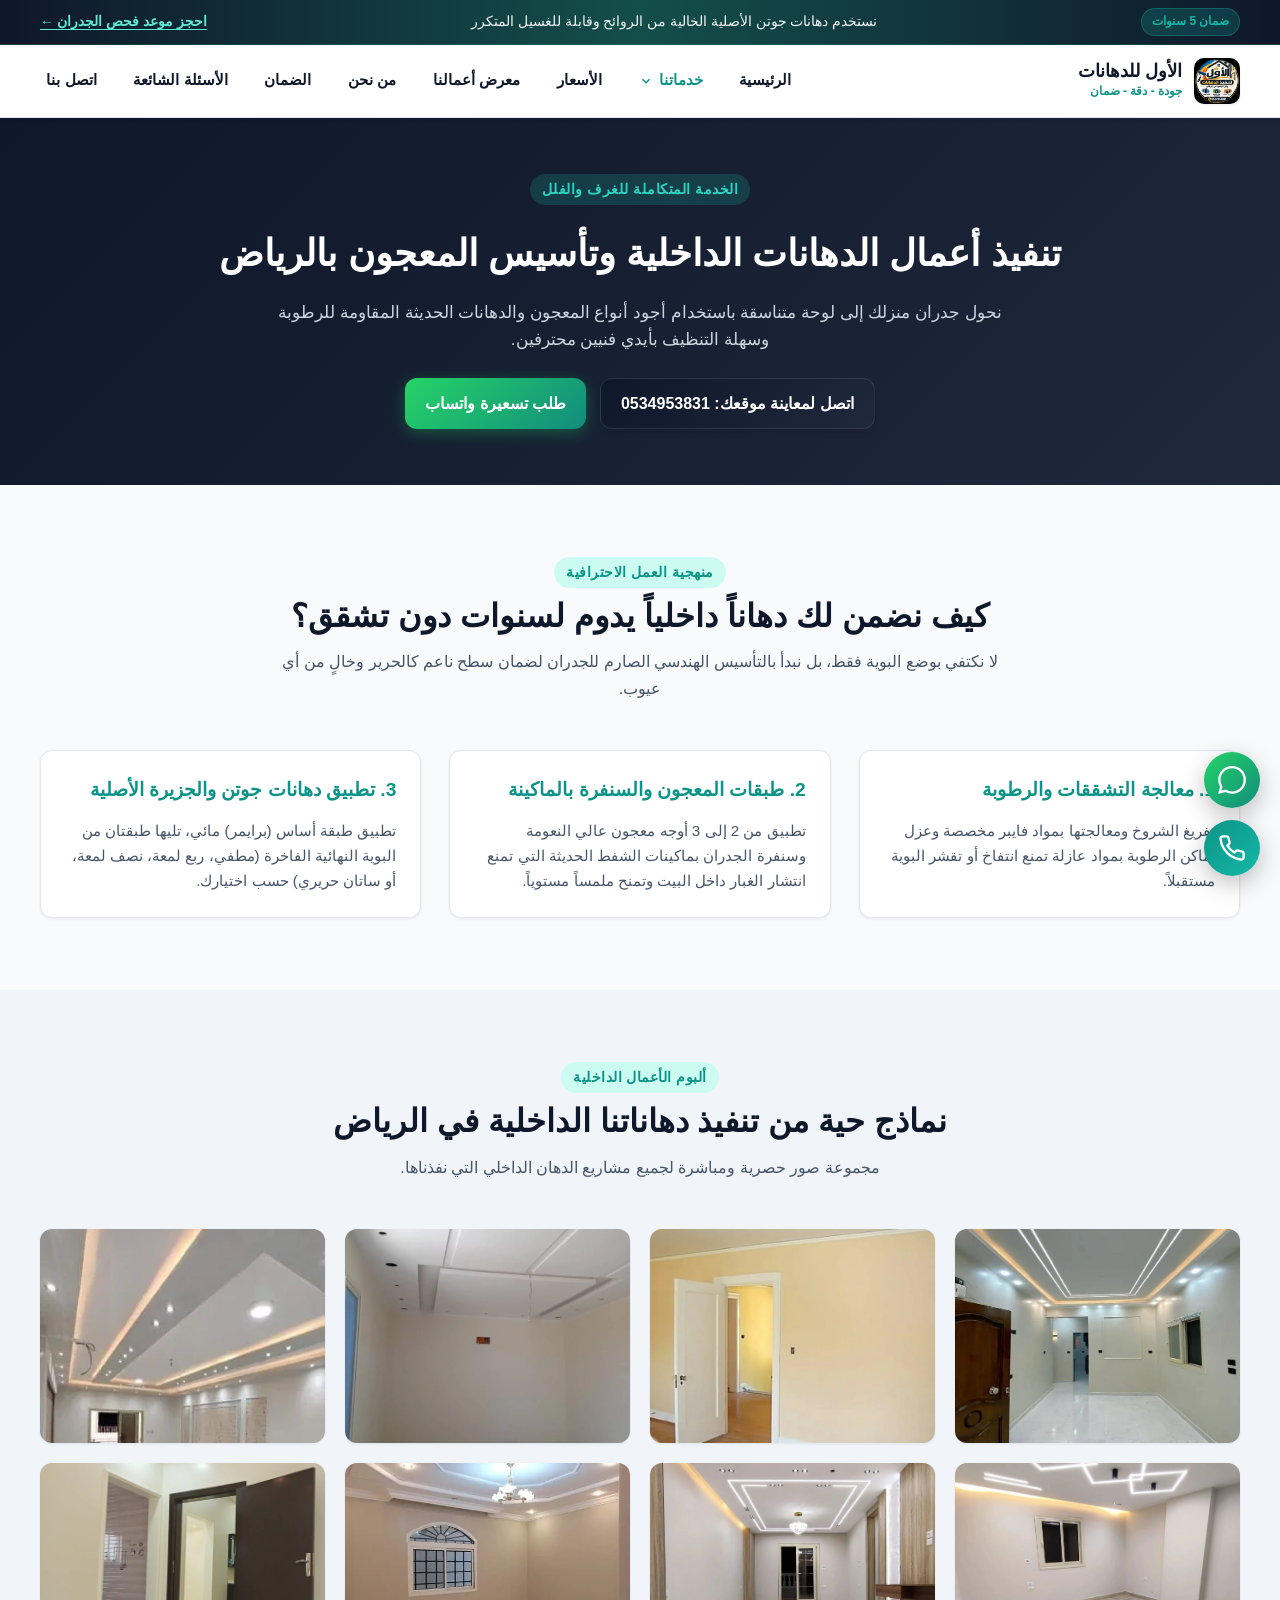
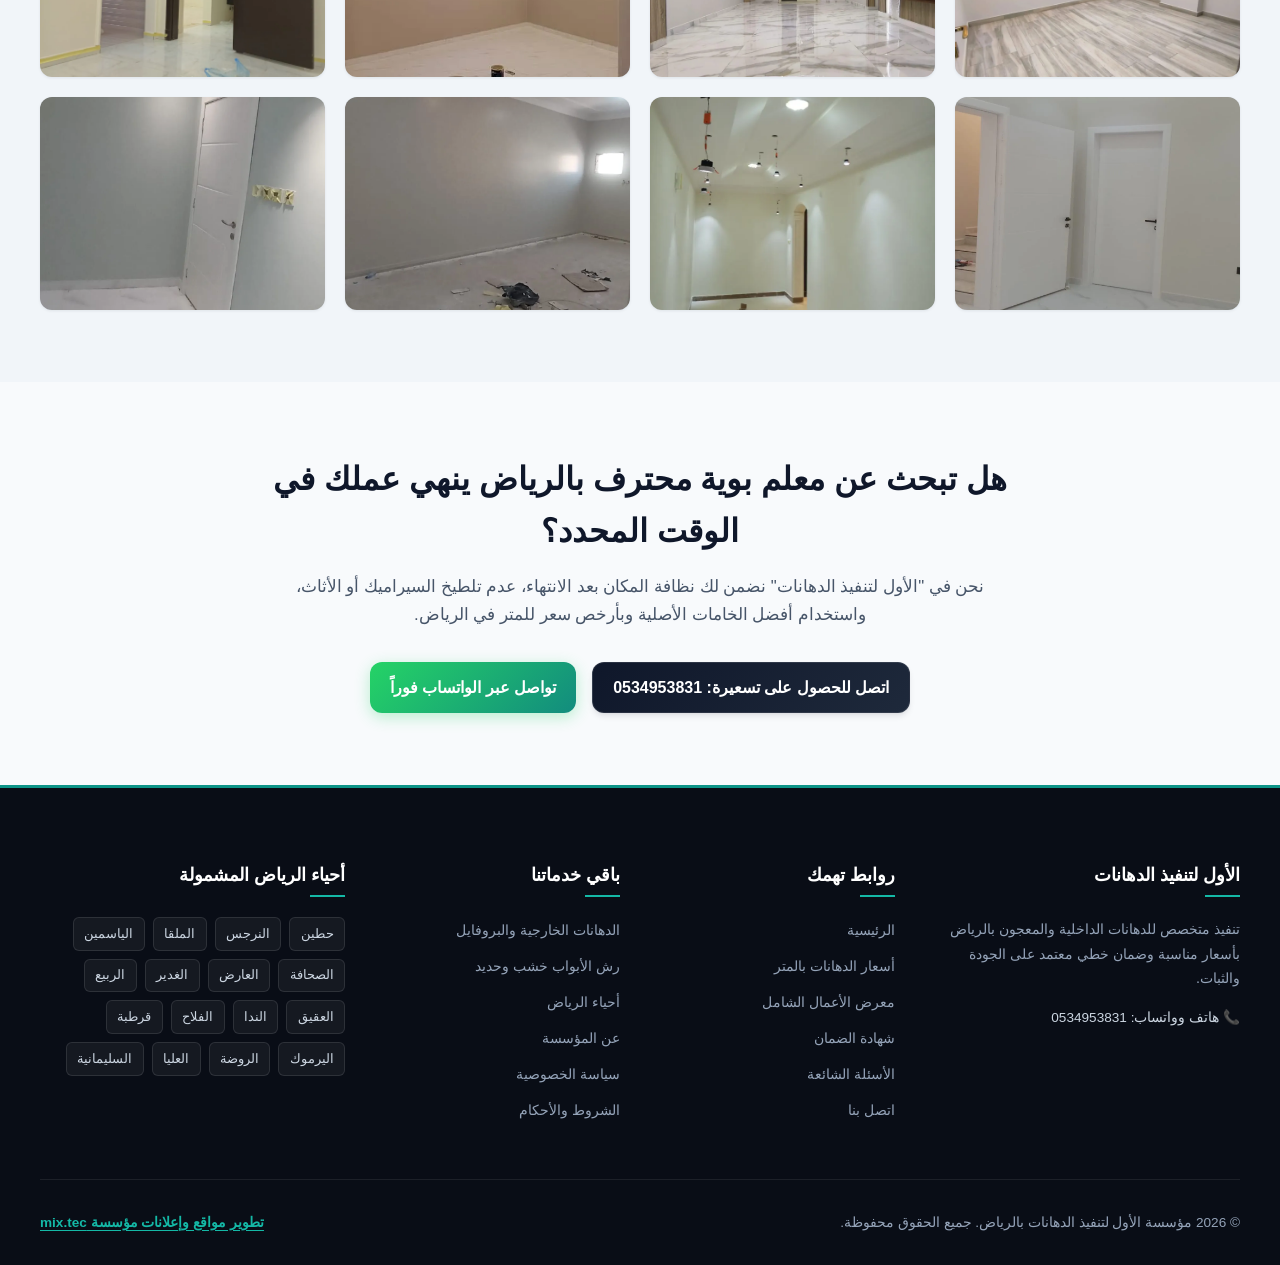
<file: interior-paint.html>
<!DOCTYPE html>
<html lang="ar" dir="rtl">
<head>
  <meta charset="UTF-8">
  <meta name="viewport" content="width=device-width, initial-scale=1.0, maximum-scale=5.0">
  <title>تنفيذ دهانات داخلية ومعجون بالرياض | تشطيب وتجديد بوية منازل</title>
  <meta name="description" content="تنفيذ جميع أعمال الدهانات الداخلية مع التأسيس والمعجون وسنفرة الجدران بأعلى دقة واحترافية وبأسعار مناسبة في الرياض. بوية جوتن والجزيرة بمختلف الألوان والتأثيرات.">
  <meta name="keywords" content="دهانات داخلية الرياض, معلم دهان داخلي, دهان شقق الرياض, بوية جوتن فينوماستيك, تشطيب جدران, معجون وتأسيس بالرياض">
  <meta name="robots" content="index, follow">
  <link rel="canonical" href="https://painting-riyadh.pages.dev/interior-paint.html">

  <meta property="og:type" content="article">
  <meta property="og:title" content="دهانات داخلية وتأسيس معجون بالرياض | الأول للدهانات">
  <meta property="og:description" content="تنفيذ احترافي لكافة أنواع الدهانات الداخلية والديكورية مع الصنفرة والمعجون بضمان معتمد.">
  <meta property="og:url" content="https://painting-riyadh.pages.dev/interior-paint.html">
  <meta property="og:image" content="https://painting-riyadh.pages.dev/images/interior-paint (1)_result.webp">

  <link rel="icon" type="image/webp" href="/images/logo_result.webp">
  <link rel="apple-touch-icon" href="/images/logo_result.webp">
  <link rel="manifest" href="/manifest.json">
  <link rel="stylesheet" href="/style.css">

  <script type="application/ld+json">
  {
    "@context": "https://schema.org",
    "@type": "Service",
    "name": "تنفيذ الدهانات الداخلية والتأسيس والمعجون بالرياض",
    "serviceType": "Interior Painting",
    "provider": {
      "@type": "HomeAndConstructionBusiness",
      "name": "الأول لتنفيذ الدهانات بكل أنواعها في الرياض",
      "telephone": "+966534953831",
      "url": "https://painting-riyadh.pages.dev/"
    },
    "areaServed": {
      "@type": "City",
      "name": "الرياض"
    },
    "description": "تنفيذ جميع أعمال الدهانات الداخلية مع التأسيس والمعجون بسعر مناسب وعمل مضمون واحترافي بكل أنواع البوية في الرياض."
  }
  </script>
</head>
<body>

  <!-- شريط الإعلان العلوي -->
  <div class="top-bar">
    <div class="container top-bar-content">
      <div class="top-bar-badge">ضمان 5 سنوات</div>
      <div>نستخدم دهانات جوتن الأصلية الخالية من الروائح وقابلة للغسيل المتكرر</div>
      <a href="https://wa.me/966534953831?text=مرحباً،%20أرغب%20في%20معاينة%20دهان%20داخلي" class="top-bar-link" onclick="handleTrackedWhatsApp(event, 'مرحباً، أود حجز موعد لدهانات داخلية')">
        احجز موعد فحص الجدران &larr;
      </a>
    </div>
  </div>

  <!-- الهيدر -->
  <header class="site-header">
    <div class="container header-container">
      <a href="/" class="brand-logo" aria-label="الرئيسية - الأول لتنفيذ الدهانات">
        <img src="/images/logo_result.webp" alt="شعار مؤسسة الأول لتنفيذ الدهانات بالرياض" width="46" height="46">
        <div class="brand-title">
          <span class="brand-name">الأول للدهانات</span>
          <span class="brand-tagline">جودة - دقة - ضمان</span>
        </div>
      </a>

      <nav aria-label="القائمة الرئيسية">
        <ul class="nav-desktop">
          <li><a href="/" class="nav-link">الرئيسية</a></li>
          <li>
            <a href="javascript:void(0)" class="nav-link active" aria-haspopup="true">
              خدماتنا
              <svg class="dropdown-chevron" width="14" height="14" viewBox="0 0 24 24" fill="none" stroke="currentColor" stroke-width="2.5"><polyline points="6 9 12 15 18 9"></polyline></svg>
            </a>
            <div class="dropdown-menu">
              <a href="/interior-paint.html" class="dropdown-link">الدهانات الداخلية والمعجون</a>
              <a href="/exterior-paint.html" class="dropdown-link">الدهانات الخارجية والرشة</a>
              <a href="/door-paint.html" class="dropdown-link">رش الأبواب الخشب والحديد</a>
            </div>
          </li>
          <li><a href="/prices.html" class="nav-link">الأسعار</a></li>
          <li><a href="/our-works.html" class="nav-link">معرض أعمالنا</a></li>
          <li><a href="/about-us.html" class="nav-link">من نحن</a></li>
          <li><a href="/warranty.html" class="nav-link">الضمان</a></li>
          <li><a href="/faq.html" class="nav-link">الأسئلة الشائعة</a></li>
          <li><a href="/contact-us.html" class="nav-link">اتصل بنا</a></li>
        </ul>
      </nav>

      <button class="menu-toggle" id="menuToggle" aria-label="فتح القائمة الرئيسية" aria-expanded="false">
        <span class="bar"></span>
        <span class="bar"></span>
        <span class="bar"></span>
      </button>
    </div>
  </header>

  <!-- درج الجوال -->
  <div class="drawer-backdrop" id="drawerBackdrop"></div>
  <aside class="mobile-drawer" id="mobileDrawer">
    <div class="mobile-nav-list">
      <a href="/" class="mobile-nav-link">الرئيسية</a>
      <div>
        <div class="mobile-nav-link mobile-accordion-toggle" id="mobileServicesToggle">
          <span>خدمات الدهانات</span>
          <svg width="16" height="16" viewBox="0 0 24 24" fill="none" stroke="currentColor" stroke-width="2"><polyline points="6 9 12 15 18 9"></polyline></svg>
        </div>
        <div class="mobile-accordion-content open" id="mobileServicesList">
          <a href="/interior-paint.html" class="active" style="color: var(--secondary); font-weight: bold;">الدهانات الداخلية والديكورية</a>
          <a href="/exterior-paint.html">الدهانات الخارجية والبروفايل</a>
          <a href="/door-paint.html">رش الأبواب (خشب وحديد)</a>
        </div>
      </div>
      <a href="/prices.html" class="mobile-nav-link">قائمة الأسعار التقديرية</a>
      <a href="/our-works.html" class="mobile-nav-link">معرض المشاريع السابقة</a>
      <a href="/city-landing.html" class="mobile-nav-link">أحياء الرياض المغطاة</a>
      <a href="/about-us.html" class="mobile-nav-link">عن المؤسسة</a>
      <a href="/warranty.html" class="mobile-nav-link">شهادة الضمان</a>
      <a href="/faq.html" class="mobile-nav-link">الأسئلة المتكررة</a>
      <a href="/contact-us.html" class="mobile-nav-link">بيانات التواصل</a>
    </div>

    <div class="mobile-drawer-cta">
      <a href="tel:+966534953831" class="btn btn-call" onclick="handleTrackedCall(event)">اتصال مباشر: 0534953831</a>
      <a href="https://wa.me/966534953831" class="btn btn-whatsapp" onclick="handleTrackedWhatsApp(event, 'مرحباً، أود الاستفسار عن دهانات داخلية')">واتساب فوري</a>
    </div>
  </aside>

  <main>
    <!-- هيدر الصفحة الداخلية -->
    <section class="section" style="background: linear-gradient(135deg, #0f172a 0%, #1e293b 100%); color: #ffffff; padding: 3.5rem 0;">
      <div class="container" style="text-align: center;">
        <span class="section-subtitle" style="background: rgba(20, 184, 166, 0.2); color: #2dd4bf;">الخدمة المتكاملة للغرف والفلل</span>
        <h1 style="font-size: 2.3rem; font-weight: 900; margin: 0.8rem 0 1rem;">تنفيذ أعمال الدهانات الداخلية وتأسيس المعجون بالرياض</h1>
        <p style="font-size: 1.05rem; max-width: 750px; margin: 0 auto 1.5rem; color: #cbd5e1;">
          نحول جدران منزلك إلى لوحة متناسقة باستخدام أجود أنواع المعجون والدهانات الحديثة المقاومة للرطوبة وسهلة التنظيف بأيدي فنيين محترفين.
        </p>
        <div style="display: flex; gap: 0.85rem; justify-content: center; flex-wrap: wrap;">
          <a href="tel:+966534953831" class="btn btn-call" onclick="handleTrackedCall(event)">اتصل لمعاينة موقعك: 0534953831</a>
          <a href="https://wa.me/966534953831?text=مرحباً،%20أريد%20تسعيرة%20دهان%20داخلي%20بالرياض" class="btn btn-whatsapp" onclick="handleTrackedWhatsApp(event, 'أريد تسعيرة دهان داخلي ومعجون بالرياض')">طلب تسعيرة واتساب</a>
        </div>
      </div>
    </section>

    <!-- تفاصيل مراحل العمل والتقنيات -->
    <section class="section">
      <div class="container">
        <div class="section-header">
          <span class="section-subtitle">منهجية العمل الاحترافية</span>
          <h2 class="section-title">كيف نضمن لك دهاناً داخلياً يدوم لسنوات دون تشقق؟</h2>
          <p class="section-desc">لا نكتفي بوضع البوية فقط، بل نبدأ بالتأسيس الهندسي الصارم للجدران لضمان سطح ناعم كالحرير وخالٍ من أي عيوب.</p>
        </div>

        <div class="cards-grid">
          <div class="service-card" style="padding: 1.5rem;">
            <h3 style="color: var(--secondary); font-size: 1.2rem; margin-bottom: 0.75rem;">1. معالجة التشققات والرطوبة</h3>
            <p style="color: var(--text-muted); font-size: 0.95rem; line-height: 1.65;">
              تفريغ الشروخ ومعالجتها بمواد فايبر مخصصة وعزل أماكن الرطوبة بمواد عازلة تمنع انتفاخ أو تقشر البوية مستقبلاً.
            </p>
          </div>

          <div class="service-card" style="padding: 1.5rem;">
            <h3 style="color: var(--secondary); font-size: 1.2rem; margin-bottom: 0.75rem;">2. طبقات المعجون والسنفرة بالماكينة</h3>
            <p style="color: var(--text-muted); font-size: 0.95rem; line-height: 1.65;">
              تطبيق من 2 إلى 3 أوجه معجون عالي النعومة وسنفرة الجدران بماكينات الشفط الحديثة التي تمنع انتشار الغبار داخل البيت وتمنح ملمساً مستوياً.
            </p>
          </div>

          <div class="service-card" style="padding: 1.5rem;">
            <h3 style="color: var(--secondary); font-size: 1.2rem; margin-bottom: 0.75rem;">3. تطبيق دهانات جوتن والجزيرة الأصلية</h3>
            <p style="color: var(--text-muted); font-size: 0.95rem; line-height: 1.65;">
              تطبيق طبقة أساس (برايمر) مائي، تليها طبقتان من البوية النهائية الفاخرة (مطفي، ربع لمعة، نصف لمعة، أو ساتان حريري) حسب اختيارك.
            </p>
          </div>
        </div>
      </div>
    </section>

    <!-- ألبوم صور الدهانات الداخلية المطابق لأسماء الصور الحقيقية -->
    <section class="section section-alt">
      <div class="container">
        <div class="section-header">
          <span class="section-subtitle">ألبوم الأعمال الداخلية</span>
          <h2 class="section-title">نماذج حية من تنفيذ دهاناتنا الداخلية في الرياض</h2>
          <p class="section-desc">مجموعة صور حصرية ومباشرة لجميع مشاريع الدهان الداخلي التي نفذناها.</p>
        </div>

        <div class="gallery-grid">
          <div class="gallery-item">
            <img src="/images/interior-paint (1)_result.webp" alt="تنفيذ دهان داخلي صالة فيلا حي الملقا" loading="lazy">
            <div class="gallery-overlay"><span class="gallery-title">دهان صالة استقبال - حي الملقا</span></div>
          </div>
          <div class="gallery-item">
            <img src="/images/interior-paint (2)_result.webp" alt="دهانات غرف معيشة عصرية بالرياض" loading="lazy">
            <div class="gallery-overlay"><span class="gallery-title">دهانات عصرية - حي النرجس</span></div>
          </div>
          <div class="gallery-item">
            <img src="/images/interior-paint (3)_result.webp" alt="بوية جوتن فينوماستيك ناعمة في الرياض" loading="lazy">
            <div class="gallery-overlay"><span class="gallery-title">جوتن فينوماستيك - حي الياسمين</span></div>
          </div>
          <div class="gallery-item">
            <img src="/images/interior-paint (4)_result.webp" alt="تشطيب بوية داخلية وتنسيق ألوان حي الصحافة" loading="lazy">
            <div class="gallery-overlay"><span class="gallery-title">تناسق ألوان هادئ - حي الصحافة</span></div>
          </div>
          <div class="gallery-item">
            <img src="/images/interior-paint (5)_result.webp" alt="تأسيس معجون وصنفرة جدران قبل البوية بالرياض" loading="lazy">
            <div class="gallery-overlay"><span class="gallery-title">مرحلة تأسيس وسنفرة الجدران</span></div>
          </div>
          <div class="gallery-item">
            <img src="/images/interior-paint (6)_result.webp" alt="دهان أسقف وجبس بورد ناصع البياض بالرياض" loading="lazy">
            <div class="gallery-overlay"><span class="gallery-title">دهان أسقف وجبسيات ناصعة</span></div>
          </div>
          <div class="gallery-item">
            <img src="/images/interior-paint (7)_result.webp" alt="تشطيب بوية غرف نوم بالرياض" loading="lazy">
            <div class="gallery-overlay"><span class="gallery-title">دهان غرفة نوم رئيسية - حي حطين</span></div>
          </div>
          <div class="gallery-item">
            <img src="/images/interior-paint-8_result.webp" alt="دهان صالون وممرات شقة سكنية بالرياض" loading="lazy">
            <div class="gallery-overlay"><span class="gallery-title">تشطيب ممرات ومداخل شقة</span></div>
          </div>
          <div class="gallery-item">
            <img src="/images/interior-paint-9_result.webp" alt="دهانات ديكورية فخمة في الرياض" loading="lazy">
            <div class="gallery-overlay"><span class="gallery-title">تشطيب داخلي راقٍ - حي العقيق</span></div>
          </div>
          <div class="gallery-item">
            <img src="/images/interior-paint-10_result.webp" alt="دهان وتجديد مجلس رجال بالرياض" loading="lazy">
            <div class="gallery-overlay"><span class="gallery-title">تجديد مجلس رجال - حي الربيع</span></div>
          </div>
          <div class="gallery-item">
            <img src="/images/interior-paint-11_result.webp" alt="بوية داخلية متناسقة مع الإضاءة المخفية" loading="lazy">
            <div class="gallery-overlay"><span class="gallery-title">توزيع الإضاءة مع البوية الحريرية</span></div>
          </div>
          <div class="gallery-item">
            <img src="/images/interior-paint-12_result.webp" alt="تسليم نهائي لدهان داخلي فيلا شمال الرياض" loading="lazy">
            <div class="gallery-overlay"><span class="gallery-title">تسليم نهائي نظيف 100%</span></div>
          </div>
        </div>
      </div>
    </section>

    <!-- قسم طلب المعاينة الفورية -->
    <section class="section">
      <div class="container" style="max-width: 800px; text-align: center;">
        <h2 style="font-size: 2rem; font-weight: 800; color: var(--primary); margin-bottom: 1rem;">هل تبحث عن معلم بوية محترف بالرياض ينهي عملك في الوقت المحدد؟</h2>
        <p style="font-size: 1.05rem; color: var(--text-muted); margin-bottom: 2rem; line-height: 1.7;">
          نحن في "الأول لتنفيذ الدهانات" نضمن لك نظافة المكان بعد الانتهاء، عدم تلطيخ السيراميك أو الأثاث، واستخدام أفضل الخامات الأصلية وبأرخص سعر للمتر في الرياض.
        </p>
        <div style="display: flex; gap: 1rem; justify-content: center; flex-wrap: wrap;">
          <a href="tel:+966534953831" class="btn btn-call" onclick="handleTrackedCall(event)">اتصل للحصول على تسعيرة: 0534953831</a>
          <a href="https://wa.me/966534953831?text=أود%20معاينة%20موقع%20للدهانات%20الداخلية" class="btn btn-whatsapp" onclick="handleTrackedWhatsApp(event, 'أود معاينة موقع للدهانات الداخلية')">تواصل عبر الواتساب فوراً</a>
        </div>
      </div>
    </section>
  </main>

  <!-- الفوتر وسحابة الأحياء -->
  <footer class="site-footer">
    <div class="container">
      <div class="footer-grid">
        <div>
          <h4 class="footer-col-title">الأول لتنفيذ الدهانات</h4>
          <p style="font-size: 0.9rem; line-height: 1.7; color: #94a3b8; margin-bottom: 1rem;">
            تنفيذ متخصص للدهانات الداخلية والمعجون بالرياض بأسعار مناسبة وضمان خطي معتمد على الجودة والثبات.
          </p>
          <div style="font-size: 0.85rem; color: #cbd5e1;">📞 هاتف وواتساب: 0534953831</div>
        </div>

        <div>
          <h4 class="footer-col-title">روابط تهمك</h4>
          <ul class="footer-links-list">
            <li><a href="/">الرئيسية</a></li>
            <li><a href="/prices.html">أسعار الدهانات بالمتر</a></li>
            <li><a href="/our-works.html">معرض الأعمال الشامل</a></li>
            <li><a href="/warranty.html">شهادة الضمان</a></li>
            <li><a href="/faq.html">الأسئلة الشائعة</a></li>
            <li><a href="/contact-us.html">اتصل بنا</a></li>
          </ul>
        </div>

        <div>
          <h4 class="footer-col-title">باقي خدماتنا</h4>
          <ul class="footer-links-list">
            <li><a href="/exterior-paint.html">الدهانات الخارجية والبروفايل</a></li>
            <li><a href="/door-paint.html">رش الأبواب خشب وحديد</a></li>
            <li><a href="/city-landing.html">أحياء الرياض</a></li>
            <li><a href="/about-us.html">عن المؤسسة</a></li>
            <li><a href="/privacy-policy.html">سياسة الخصوصية</a></li>
            <li><a href="/terms-conditions.html">الشروط والأحكام</a></li>
          </ul>
        </div>

        <div>
          <h4 class="footer-col-title">أحياء الرياض المشمولة</h4>
          <div class="neighborhood-cloud">
            <span class="neighborhood-tag">حطين</span>
            <span class="neighborhood-tag">النرجس</span>
            <span class="neighborhood-tag">الملقا</span>
            <span class="neighborhood-tag">الياسمين</span>
            <span class="neighborhood-tag">الصحافة</span>
            <span class="neighborhood-tag">العارض</span>
            <span class="neighborhood-tag">الغدير</span>
            <span class="neighborhood-tag">الربيع</span>
            <span class="neighborhood-tag">العقيق</span>
            <span class="neighborhood-tag">الندا</span>
            <span class="neighborhood-tag">الفلاح</span>
            <span class="neighborhood-tag">قرطبة</span>
            <span class="neighborhood-tag">اليرموك</span>
            <span class="neighborhood-tag">الروضة</span>
            <span class="neighborhood-tag">العليا</span>
            <span class="neighborhood-tag">السليمانية</span>
          </div>
        </div>
      </div>

      <div class="footer-bottom">
        <div>&copy; 2026 مؤسسة الأول لتنفيذ الدهانات بالرياض. جميع الحقوق محفوظة.</div>
        <div>
          <a href="https://wa.me/966578539687" target="_blank" rel="noopener noreferrer" class="developer-attribution">
            تطوير مواقع وإعلانات مؤسسة mix.tec
          </a>
        </div>
      </div>
    </div>
  </footer>

  <!-- الأزرار العائمة -->
  <div class="floating-contact-right">
    <a href="https://wa.me/966534953831?text=مرحباً،%20أود%20الاستفسار%20عن%20دهان%20داخلي" class="floating-btn floating-whatsapp" aria-label="واتساب" onclick="handleTrackedWhatsApp(event, 'مرحباً، أود الاستفسار عن دهان داخلي ومعجون')">
      <svg viewBox="0 0 24 24" fill="currentColor"><path d="M.057 24l1.687-6.163c-1.041-1.804-1.588-3.849-1.587-5.946.003-6.556 5.338-11.891 11.893-11.891 3.181.001 6.167 1.24 8.413 3.488 2.245 2.248 3.481 5.236 3.48 8.414-.003 6.557-5.338 11.892-11.893 11.892-1.99-.001-3.951-.5-5.688-1.448l-6.305 1.654zm6.597-3.807c1.676.995 3.276 1.591 5.392 1.592 5.448 0 9.886-4.434 9.889-9.885.002-5.462-4.415-9.89-9.881-9.892-5.452 0-9.887 4.434-9.889 9.884-.001 2.225.651 3.891 1.746 5.634l-.999 3.648 3.742-.981z"/></svg>
    </a>
    <a href="tel:+966534953831" class="floating-btn floating-call" aria-label="اتصال" onclick="handleTrackedCall(event)">
      <svg viewBox="0 0 24 24" fill="none" stroke="currentColor" stroke-width="2"><path d="M22 16.92v3a2 2 0 0 1-2.18 2 19.79 19.79 0 0 1-8.63-3.07 19.5 19.5 0 0 1-6-6 19.79 19.79 0 0 1-3.07-8.67A2 2 0 0 1 4.11 2h3a2 2 0 0 1 2 1.72 12.84 12.84 0 0 0 .7 2.81 2 2 0 0 1-.45 2.11L8.09 9.91a16 16 0 0 0 6 6l1.27-1.27a2 2 0 0 1 2.11-.45 12.84 12.84 0 0 0 2.81.7A2 2 0 0 1 22 16.92z"></path></svg>
    </a>
  </div>

  <button class="floating-scroll-left" id="scrollTopBtn" aria-label="أعلى الصفحة">
    <svg width="24" height="24" viewBox="0 0 24 24" fill="none" stroke="currentColor" stroke-width="2.5"><polyline points="18 15 12 9 6 15"></polyline></svg>
  </button>

  <script src="/script.js"></script>
</body>
</html>
</file>
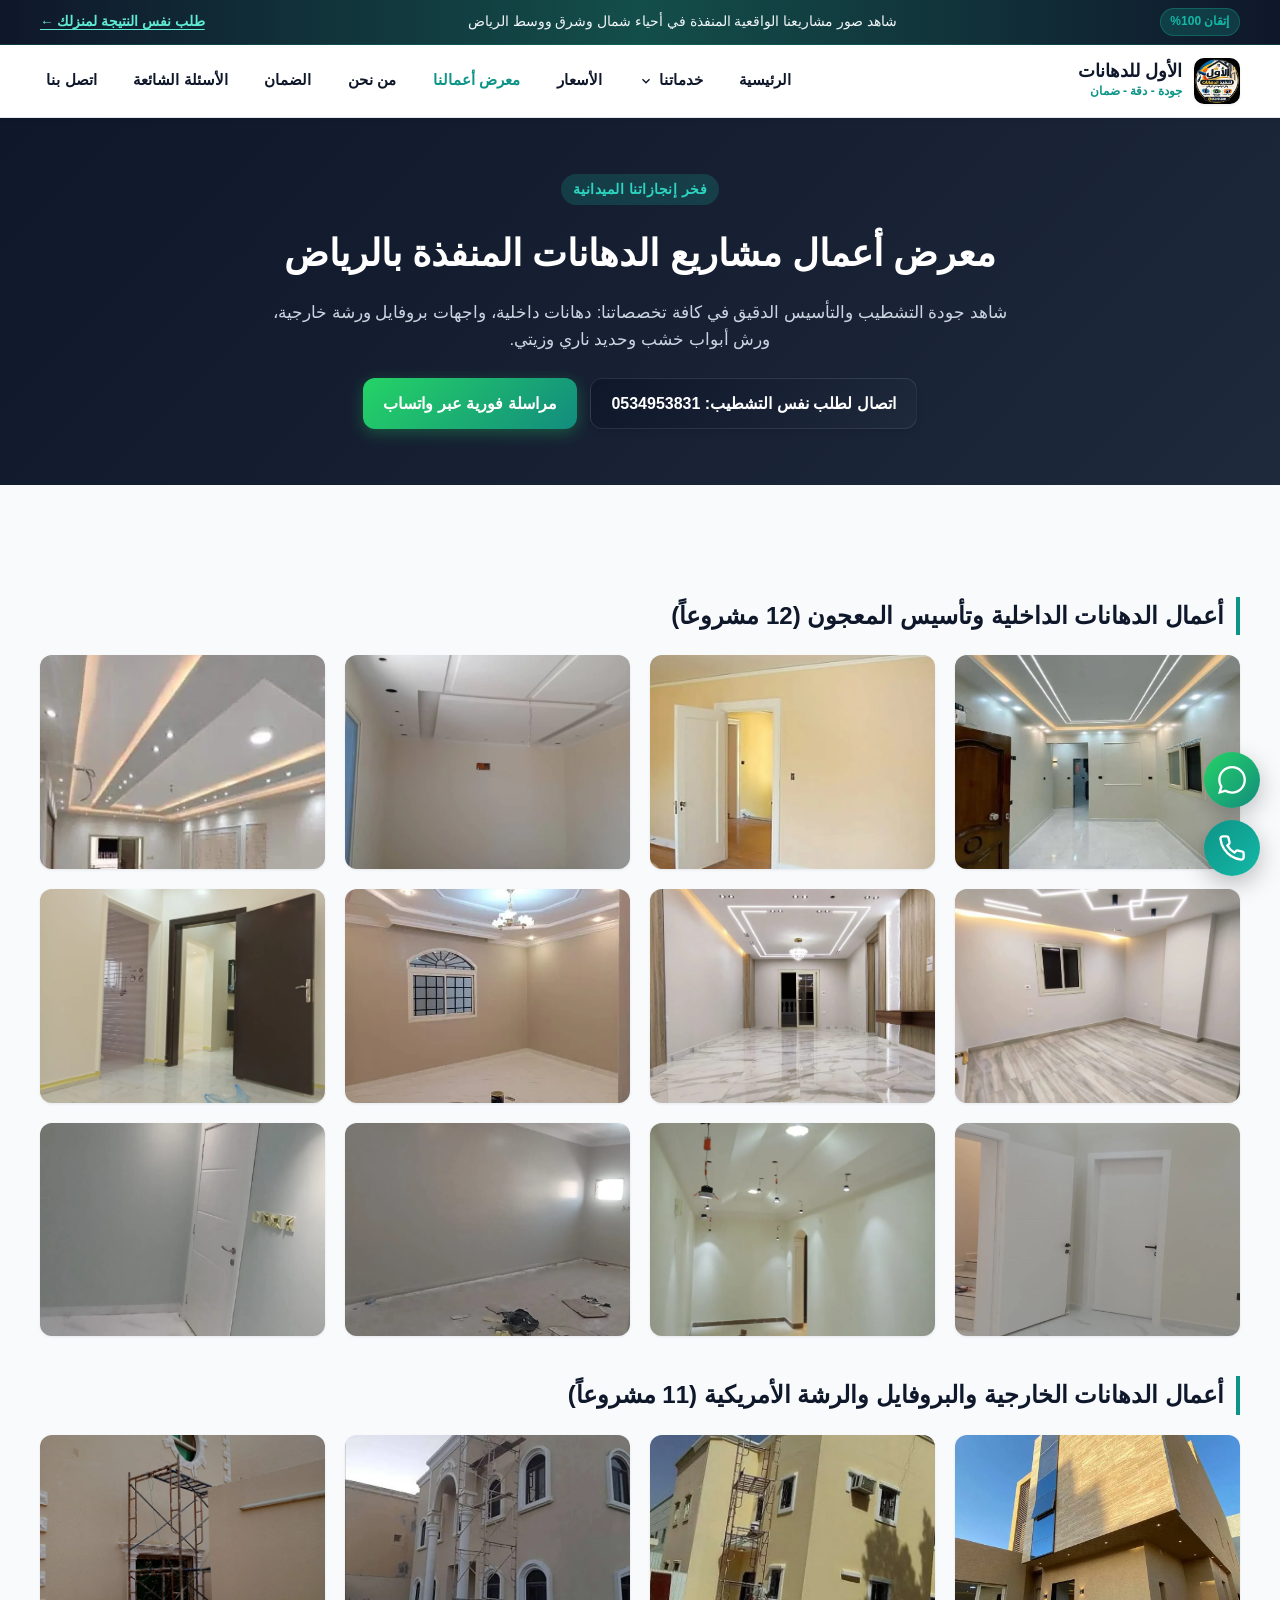
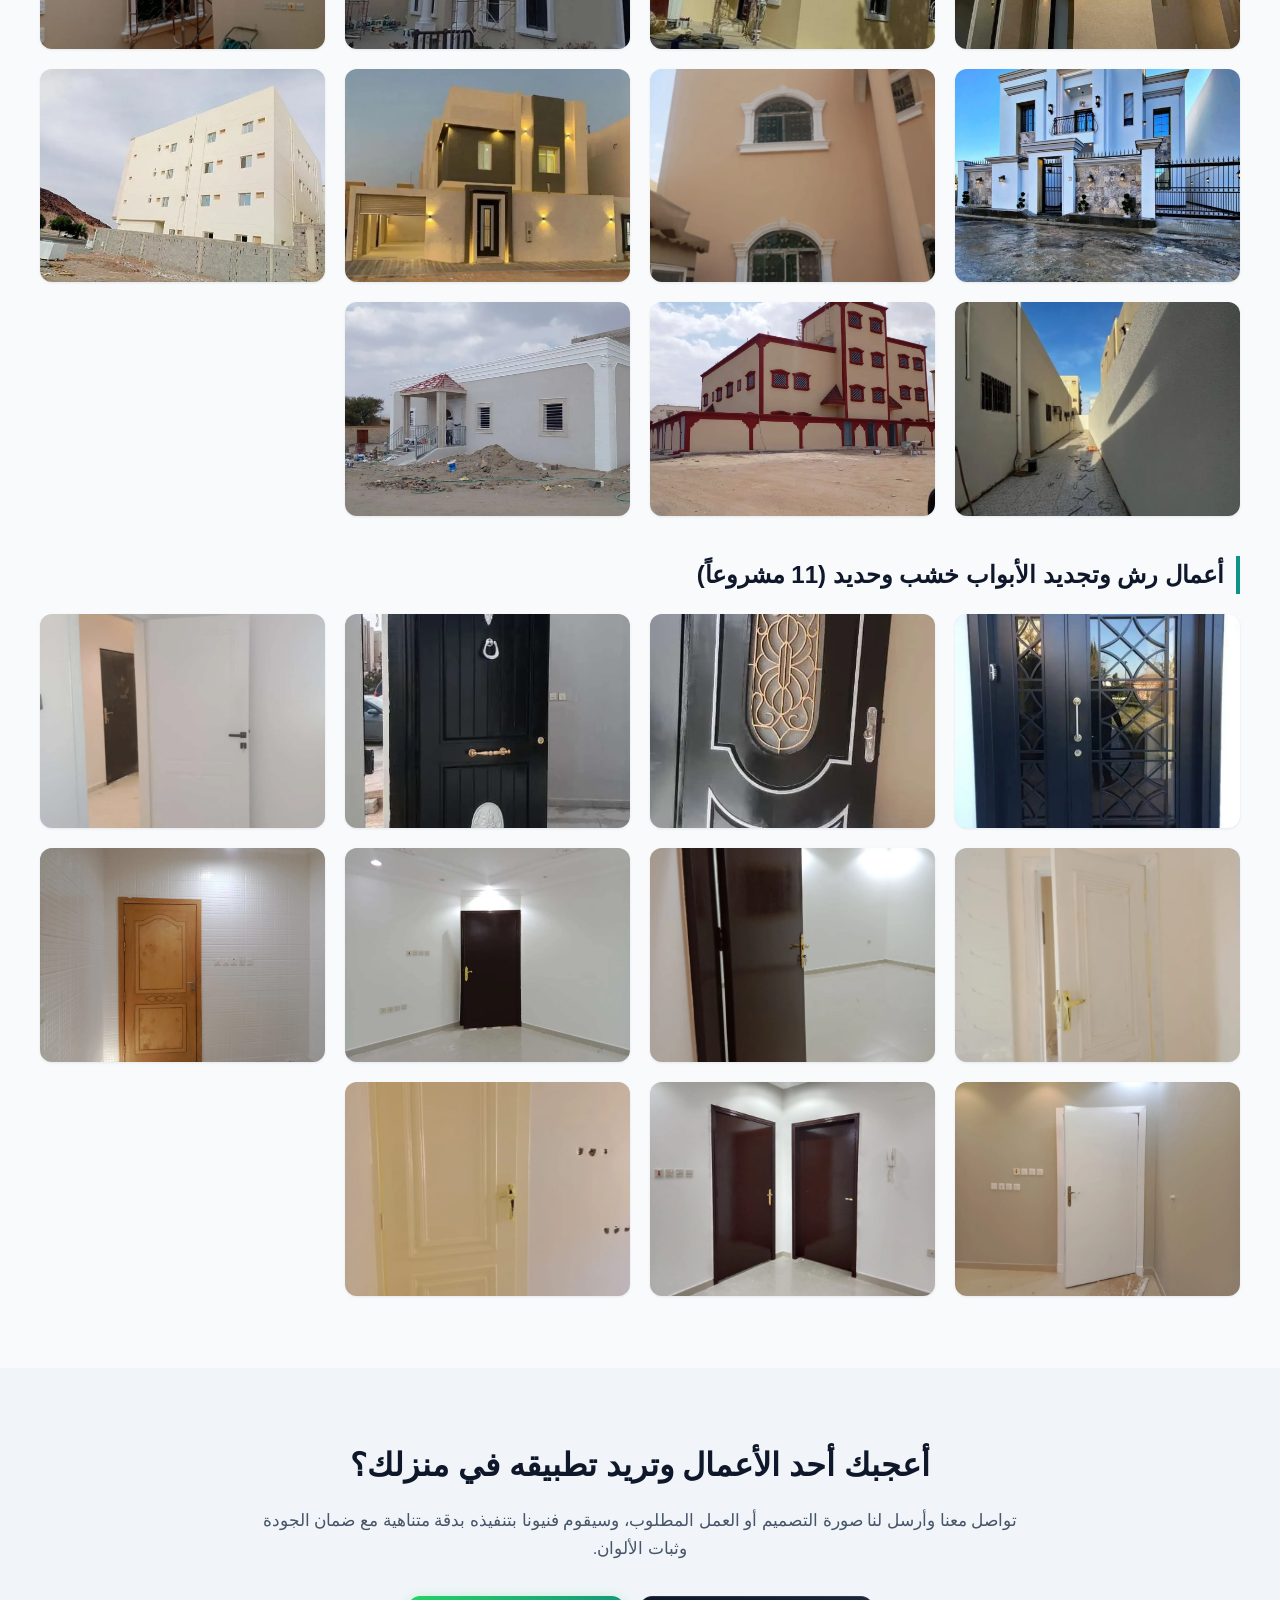
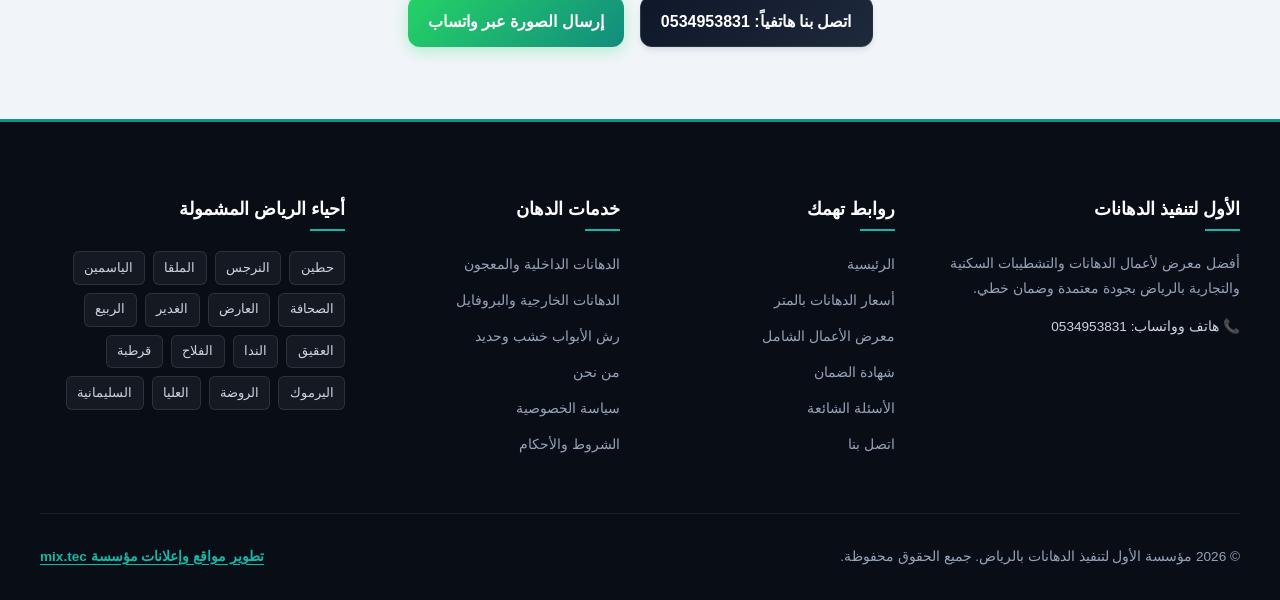
<file: our-works.html>
<!DOCTYPE html>
<html lang="ar" dir="rtl">
<head>
  <meta charset="UTF-8">
  <meta name="viewport" content="width=device-width, initial-scale=1.0, maximum-scale=5.0">
  <title>معرض أعمال الدهانات بالرياض | صور دهانات داخلية وخارجية ورش أبواب</title>
  <meta name="description" content="تصفح ألبوم أعمال مؤسسة الأول للدهانات بالرياض. صور حقيقية لتشطيب دهانات الفلل، الشقق، البروفايل الخارجي، والرشة الأمريكية، ورش وتجديد الأبواب خشب وحديد.">
  <meta name="keywords" content="معرض دهانات الرياض, صور بوية جوتن, صور بروفايل خارجي, صور رش ابواب خشب, تشطيب دهانات فلل بالرياض">
  <meta name="robots" content="index, follow">
  <link rel="canonical" href="https://painting-riyadh.pages.dev/our-works.html">

  <meta property="og:type" content="article">
  <meta property="og:title" content="معرض مشاريع وأعمال الدهانات في الرياض | الأول للدهانات">
  <meta property="og:description" content="ألبوم متكامل يضم كافة أعمالنا المنجزة في أحياء الرياض بأعلى معايير الدقة والجمال.">
  <meta property="og:url" content="https://painting-riyadh.pages.dev/our-works.html">
  <meta property="og:image" content="https://painting-riyadh.pages.dev/images/interior-paint (1)_result.webp">

  <link rel="icon" type="image/webp" href="/images/logo_result.webp">
  <link rel="apple-touch-icon" href="/images/logo_result.webp">
  <link rel="manifest" href="/manifest.json">
  <link rel="stylesheet" href="/style.css">

  <style>
    .gallery-filter-tabs {
      display: flex;
      justify-content: center;
      gap: 0.75rem;
      margin-bottom: 2.5rem;
      flex-wrap: wrap;
    }
    .filter-btn {
      padding: 0.65rem 1.4rem;
      border-radius: var(--radius-full);
      border: 1px solid var(--border-color);
      background: var(--bg-white);
      font-weight: 700;
      font-size: 0.95rem;
      color: var(--text-main);
      cursor: pointer;
      transition: var(--transition);
    }
    .filter-btn:hover, .filter-btn.active {
      background: var(--secondary);
      color: var(--bg-white);
      border-color: var(--secondary);
      box-shadow: 0 4px 12px rgba(13, 148, 136, 0.3);
    }
    .works-section-title {
      font-size: 1.5rem;
      font-weight: 800;
      color: var(--primary);
      margin: 2.5rem 0 1.25rem;
      padding-right: 0.75rem;
      border-right: 4px solid var(--secondary);
    }
  </style>
</head>
<body>

  <!-- شريط الإعلان العلوي -->
  <div class="top-bar">
    <div class="container top-bar-content">
      <div class="top-bar-badge">إتقان 100%</div>
      <div>شاهد صور مشاريعنا الواقعية المنفذة في أحياء شمال وشرق ووسط الرياض</div>
      <a href="https://wa.me/966534953831?text=مرحباً،%20أود%20الاستفسار%20عن%20أحد%20نماذج%20أعمالكم" class="top-bar-link" onclick="handleTrackedWhatsApp(event, 'مرحباً، أود الاستفسار عن أحد نماذج الأعمال المعروضة')">
        طلب نفس النتيجة لمنزلك &larr;
      </a>
    </div>
  </div>

  <!-- الهيدر -->
  <header class="site-header">
    <div class="container header-container">
      <a href="/" class="brand-logo" aria-label="الرئيسية - الأول لتنفيذ الدهانات">
        <img src="/images/logo_result.webp" alt="شعار مؤسسة الأول لتنفيذ الدهانات بالرياض" width="46" height="46">
        <div class="brand-title">
          <span class="brand-name">الأول للدهانات</span>
          <span class="brand-tagline">جودة - دقة - ضمان</span>
        </div>
      </a>

      <nav aria-label="القائمة الرئيسية">
        <ul class="nav-desktop">
          <li><a href="/" class="nav-link">الرئيسية</a></li>
          <li>
            <a href="javascript:void(0)" class="nav-link" aria-haspopup="true">
              خدماتنا
              <svg class="dropdown-chevron" width="14" height="14" viewBox="0 0 24 24" fill="none" stroke="currentColor" stroke-width="2.5"><polyline points="6 9 12 15 18 9"></polyline></svg>
            </a>
            <div class="dropdown-menu">
              <a href="/interior-paint.html" class="dropdown-link">الدهانات الداخلية والمعجون</a>
              <a href="/exterior-paint.html" class="dropdown-link">الدهانات الخارجية والرشة</a>
              <a href="/door-paint.html" class="dropdown-link">رش الأبواب الخشب والحديد</a>
            </div>
          </li>
          <li><a href="/prices.html" class="nav-link">الأسعار</a></li>
          <li><a href="/our-works.html" class="nav-link active">معرض أعمالنا</a></li>
          <li><a href="/about-us.html" class="nav-link">من نحن</a></li>
          <li><a href="/warranty.html" class="nav-link">الضمان</a></li>
          <li><a href="/faq.html" class="nav-link">الأسئلة الشائعة</a></li>
          <li><a href="/contact-us.html" class="nav-link">اتصل بنا</a></li>
        </ul>
      </nav>

      <button class="menu-toggle" id="menuToggle" aria-label="فتح القائمة الرئيسية" aria-expanded="false">
        <span class="bar"></span>
        <span class="bar"></span>
        <span class="bar"></span>
      </button>
    </div>
  </header>

  <!-- درج الجوال -->
  <div class="drawer-backdrop" id="drawerBackdrop"></div>
  <aside class="mobile-drawer" id="mobileDrawer">
    <div class="mobile-nav-list">
      <a href="/" class="mobile-nav-link">الرئيسية</a>
      <div>
        <div class="mobile-nav-link mobile-accordion-toggle" id="mobileServicesToggle">
          <span>خدمات الدهانات</span>
          <svg width="16" height="16" viewBox="0 0 24 24" fill="none" stroke="currentColor" stroke-width="2"><polyline points="6 9 12 15 18 9"></polyline></svg>
        </div>
        <div class="mobile-accordion-content" id="mobileServicesList">
          <a href="/interior-paint.html">الدهانات الداخلية والديكورية</a>
          <a href="/exterior-paint.html">الدهانات الخارجية والبروفايل</a>
          <a href="/door-paint.html">رش الأبواب (خشب وحديد)</a>
        </div>
      </div>
      <a href="/prices.html" class="mobile-nav-link">قائمة الأسعار التقديرية</a>
      <a href="/our-works.html" class="mobile-nav-link active">معرض المشاريع السابقة</a>
      <a href="/city-landing.html" class="mobile-nav-link">أحياء الرياض المغطاة</a>
      <a href="/about-us.html" class="mobile-nav-link">عن المؤسسة</a>
      <a href="/warranty.html" class="mobile-nav-link">شهادة الضمان</a>
      <a href="/faq.html" class="mobile-nav-link">الأسئلة المتكررة</a>
      <a href="/contact-us.html" class="mobile-nav-link">بيانات التواصل</a>
    </div>

    <div class="mobile-drawer-cta">
      <a href="tel:+966534953831" class="btn btn-call" onclick="handleTrackedCall(event)">اتصال مباشر: 0534953831</a>
      <a href="https://wa.me/966534953831?text=مرحباً،%20أود%20الاستفسار%20عن%20معرض%20أعمالكم" class="btn btn-whatsapp" onclick="handleTrackedWhatsApp(event, 'مرحباً، أود الاستفسار عن أعمال الدهان')">واتساب فوري</a>
    </div>
  </aside>

  <main>
    <section class="section" style="background: linear-gradient(135deg, #0f172a 0%, #1e293b 100%); color: #ffffff; padding: 3.5rem 0;">
      <div class="container" style="text-align: center;">
        <span class="section-subtitle" style="background: rgba(20, 184, 166, 0.2); color: #2dd4bf;">فخر إنجازاتنا الميدانية</span>
        <h1 style="font-size: 2.3rem; font-weight: 900; margin: 0.8rem 0 1rem;">معرض أعمال مشاريع الدهانات المنفذة بالرياض</h1>
        <p style="font-size: 1.05rem; max-width: 750px; margin: 0 auto 1.5rem; color: #cbd5e1;">
          شاهد جودة التشطيب والتأسيس الدقيق في كافة تخصصاتنا: دهانات داخلية، واجهات بروفايل ورشة خارجية، ورش أبواب خشب وحديد ناري وزيتي.
        </p>
        <div style="display: flex; gap: 0.85rem; justify-content: center; flex-wrap: wrap;">
          <a href="tel:+966534953831" class="btn btn-call" onclick="handleTrackedCall(event)">اتصال لطلب نفس التشطيب: 0534953831</a>
          <a href="https://wa.me/966534953831?text=مرحباً،%20أرغب%20في%20تنفيذ%20دهان%20مشابه%20لصور%20المعرض" class="btn btn-whatsapp" onclick="handleTrackedWhatsApp(event, 'أريد تنفيذ تشطيب مشابه لصور المعرض')">مراسلة فورية عبر واتساب</a>
        </div>
      </div>
    </section>

    <!-- محتوى الألبوم الكامل مقسم تخصصياً -->
    <section class="section">
      <div class="container">
        
        <!-- قسم الدهانات الداخلية (12 صورة) -->
        <h2 class="works-section-title">أعمال الدهانات الداخلية وتأسيس المعجون (12 مشروعاً)</h2>
        <div class="gallery-grid">
          <div class="gallery-item">
            <img src="/images/interior-paint (1)_result.webp" alt="تشطيب دهان صالة فيلا بالرياض" loading="lazy">
            <div class="gallery-overlay"><span class="gallery-title">دهان صالة مفتوحة - حي الملقا</span></div>
          </div>
          <div class="gallery-item">
            <img src="/images/interior-paint (2)_result.webp" alt="دهان ديكوري حديث غرف معيشة" loading="lazy">
            <div class="gallery-overlay"><span class="gallery-title">دهان ديكوري - حي النرجس</span></div>
          </div>
          <div class="gallery-item">
            <img src="/images/interior-paint (3)_result.webp" alt="بوية جوتن فينوماستيك ناعمة" loading="lazy">
            <div class="gallery-overlay"><span class="gallery-title">جوتن فينوماستيك - حي الياسمين</span></div>
          </div>
          <div class="gallery-item">
            <img src="/images/interior-paint (4)_result.webp" alt="تنسيق ألوان عصرية للشقق" loading="lazy">
            <div class="gallery-overlay"><span class="gallery-title">ألوان متناسقة - حي الصحافة</span></div>
          </div>
          <div class="gallery-item">
            <img src="/images/interior-paint (5)_result.webp" alt="تأسيس وسنفرة الجدران بالماكينة" loading="lazy">
            <div class="gallery-overlay"><span class="gallery-title">تأسيس طبقات المعجون</span></div>
          </div>
          <div class="gallery-item">
            <img src="/images/interior-paint (6)_result.webp" alt="دهان أسقف وجبسيات أبيض ناصع" loading="lazy">
            <div class="gallery-overlay"><span class="gallery-title">دهان جبس بورد ناصع</span></div>
          </div>
          <div class="gallery-item">
            <img src="/images/interior-paint (7)_result.webp" alt="دهان غرف نوم رئيسية حديثة" loading="lazy">
            <div class="gallery-overlay"><span class="gallery-title">غرفة نوم ماستر - حي حطين</span></div>
          </div>
          <div class="gallery-item">
            <img src="/images/interior-paint-8_result.webp" alt="تشطيب ممرات ومداخل شقق بالرياض" loading="lazy">
            <div class="gallery-overlay"><span class="gallery-title">تشطيب ممرات راقية</span></div>
          </div>
          <div class="gallery-item">
            <img src="/images/interior-paint-9_result.webp" alt="دهانات حريرية سهلة التنظيف" loading="lazy">
            <div class="gallery-overlay"><span class="gallery-title">دهان حريري - حي العقيق</span></div>
          </div>
          <div class="gallery-item">
            <img src="/images/interior-paint-10_result.webp" alt="تجديد دهان مجلس رجال فخم" loading="lazy">
            <div class="gallery-overlay"><span class="gallery-title">تجديد مجلس رجال - حي الربيع</span></div>
          </div>
          <div class="gallery-item">
            <img src="/images/interior-paint-11_result.webp" alt="تناغم البوية مع الإضاءة الليد" loading="lazy">
            <div class="gallery-overlay"><span class="gallery-title">توزيع إضاءة مع دهان مطفي</span></div>
          </div>
          <div class="gallery-item">
            <img src="/images/interior-paint-12_result.webp" alt="التسليم النهائي لفيلا سكنية" loading="lazy">
            <div class="gallery-overlay"><span class="gallery-title">تسليم نهائي فيلا كاملة</span></div>
          </div>
        </div>

        <!-- قسم الدهانات الخارجية والبروفايل (11 صورة) -->
        <h2 class="works-section-title">أعمال الدهانات الخارجية والبروفايل والرشة الأمريكية (11 مشروعاً)</h2>
        <div class="gallery-grid">
          <div class="gallery-item">
            <img src="/images/Exterior-Painting(1)_result_result.webp" alt="واجهة فيلا بروفايل خارجي حي حطين" loading="lazy">
            <div class="gallery-overlay"><span class="gallery-title">بروفايل واجهة فيلا - حي حطين</span></div>
          </div>
          <div class="gallery-item">
            <img src="/images/Exterior-Painting(2)_result_result.webp" alt="رشة أمريكية عمارة سكنية حي الملقا" loading="lazy">
            <div class="gallery-overlay"><span class="gallery-title">رشة واجهة عمارة - حي الملقا</span></div>
          </div>
          <div class="gallery-item">
            <img src="/images/Exterior-Painting(3)_result_result.webp" alt="بروفايل خارجي بيج ناعم" loading="lazy">
            <div class="gallery-overlay"><span class="gallery-title">بروفايل ناعم - حي الياسمين</span></div>
          </div>
          <div class="gallery-item">
            <img src="/images/Exterior-Painting(5)_result.webp" alt="تشطيب واجهة فيلا مودرن بالرياض" loading="lazy">
            <div class="gallery-overlay"><span class="gallery-title">فيلا مودرن - حي النرجس</span></div>
          </div>
          <div class="gallery-item">
            <img src="/images/Exterior-Painting(6)_result.webp" alt="دهان أسوار واجهات بالبروفايل" loading="lazy">
            <div class="gallery-overlay"><span class="gallery-title">دهان سور خارجي مع الواجهة</span></div>
          </div>
          <div class="gallery-item">
            <img src="/images/Exterior-Painting(7)_result_result.webp" alt="بروفايل عسيب مقاوم للحرارة والأمطار" loading="lazy">
            <div class="gallery-overlay"><span class="gallery-title">بروفايل عسيب أصلي معتمد</span></div>
          </div>
          <div class="gallery-item">
            <img src="/images/Exterior-Painting(8)_result_result_result.webp" alt="تشطيب واجهة دورين برشة أمريكية" loading="lazy">
            <div class="gallery-overlay"><span class="gallery-title">تشطيب واجهة دورين - حي العقيق</span></div>
          </div>
          <div class="gallery-item">
            <img src="/images/exterior-painting-11_result.webp" alt="ترميم وتجديد واجهة قديمة" loading="lazy">
            <div class="gallery-overlay"><span class="gallery-title">ترميم وتجديد واجهة قديمة</span></div>
          </div>
          <div class="gallery-item">
            <img src="/images/exterior-painting-12_result.webp" alt="تقسيمات بروفايل هندسية حديثة" loading="lazy">
            <div class="gallery-overlay"><span class="gallery-title">تصاميم واجهات هندسية حديثة</span></div>
          </div>
          <div class="gallery-item">
            <img src="/images/exterior-paints (6)_result.webp" alt="أعمال دهان خارجي بالرياض" loading="lazy">
            <div class="gallery-overlay"><span class="gallery-title">تطبيق دقيق للرشة الخارجية</span></div>
          </div>
          <div class="gallery-item">
            <img src="/images/exterior-paints (10)_result_result.webp" alt="تسليم واجهة فيلا مع الضمان المعتمد" loading="lazy">
            <div class="gallery-overlay"><span class="gallery-title">تسليم الواجهة مع الضمان 10 سنوات</span></div>
          </div>
        </div>

        <!-- قسم رش وتجديد الأبواب (11 صورة) -->
        <h2 class="works-section-title">أعمال رش وتجديد الأبواب خشب وحديد (11 مشروعاً)</h2>
        <div class="gallery-grid">
          <div class="gallery-item">
            <img src="/images/door-paint (1)_result.webp" alt="رش باب خشب ناري بالرياض" loading="lazy">
            <div class="gallery-overlay"><span class="gallery-title">باب خشب ناري - حي حطين</span></div>
          </div>
          <div class="gallery-item">
            <img src="/images/door-paint (2)_result.webp" alt="تجديد باب مدخل خشب سنديان" loading="lazy">
            <div class="gallery-overlay"><span class="gallery-title">تجديد باب مدخل - حي النرجس</span></div>
          </div>
          <div class="gallery-item">
            <img src="/images/door-paint (3)_result.webp" alt="دهان باب داخلي رمادي مودرن" loading="lazy">
            <div class="gallery-overlay"><span class="gallery-title">باب رمادي مودرن - حي الملقا</span></div>
          </div>
          <div class="gallery-item">
            <img src="/images/door-paint (4)_result.webp" alt="رش بوية دوكو أبيض ناصع" loading="lazy">
            <div class="gallery-overlay"><span class="gallery-title">بوية دوكو ناصعة - حي الياسمين</span></div>
          </div>
          <div class="gallery-item">
            <img src="/images/door-paint (5)_result.webp" alt="معالجة خدوش وصنفرة باب خشب" loading="lazy">
            <div class="gallery-overlay"><span class="gallery-title">معالجة وتأسيس الباب</span></div>
          </div>
          <div class="gallery-item">
            <img src="/images/door-paint (6)_result.webp" alt="رش باب حديد خارجي ضد الصدأ" loading="lazy">
            <div class="gallery-overlay"><span class="gallery-title">رش باب حديد خارجي - الصحافة</span></div>
          </div>
          <div class="gallery-item">
            <img src="/images/door-paint (7)_result.webp" alt="تشطيب لكر عالي اللمعة للأبواب" loading="lazy">
            <div class="gallery-overlay"><span class="gallery-title">تشطيب لكر ناعم عالي اللمعة</span></div>
          </div>
          <div class="gallery-item">
            <img src="/images/door-paint (8)_result.webp" alt="رش وتجديد أبواب شقة سكنية بالرياض" loading="lazy">
            <div class="gallery-overlay"><span class="gallery-title">تجديد أبواب شقة - حي العارض</span></div>
          </div>
          <div class="gallery-item">
            <img src="/images/door-paint (9)_result.webp" alt="معالجة قشرة الخشب قبل الرش" loading="lazy">
            <div class="gallery-overlay"><span class="gallery-title">تأسيس قشرة الخشب بالكامل</span></div>
          </div>
          <div class="gallery-item">
            <img src="/images/door-paint (10)_result.webp" alt="رش كمبروسر ناعم بدون تسييل" loading="lazy">
            <div class="gallery-overlay"><span class="gallery-title">رش كمبروسر ناعم ومتساوي</span></div>
          </div>
          <div class="gallery-item">
            <img src="/images/door-paint (11)_result.webp" alt="تسليم أبواب بحالة الوكالة في الرياض" loading="lazy">
            <div class="gallery-overlay"><span class="gallery-title">تسليم الأبواب بحالة جديدة 100%</span></div>
          </div>
        </div>

      </div>
    </section>

    <!-- تحويل نهائي -->
    <section class="section section-alt">
      <div class="container" style="max-width: 800px; text-align: center;">
        <h2 style="font-size: 2rem; font-weight: 800; color: var(--primary); margin-bottom: 1rem;">أعجبك أحد الأعمال وتريد تطبيقه في منزلك؟</h2>
        <p style="font-size: 1.05rem; color: var(--text-muted); margin-bottom: 2rem; line-height: 1.7;">
          تواصل معنا وأرسل لنا صورة التصميم أو العمل المطلوب، وسيقوم فنيونا بتنفيذه بدقة متناهية مع ضمان الجودة وثبات الألوان.
        </p>
        <div style="display: flex; gap: 1rem; justify-content: center; flex-wrap: wrap;">
          <a href="tel:+966534953831" class="btn btn-call" onclick="handleTrackedCall(event)">اتصل بنا هاتفياً: 0534953831</a>
          <a href="https://wa.me/966534953831?text=أود%20تنفيذ%20عمل%20مشابه%20لمعرض%20الصور" class="btn btn-whatsapp" onclick="handleTrackedWhatsApp(event, 'أود تنفيذ دهان مشابه لصور المعرض')">إرسال الصورة عبر واتساب</a>
        </div>
      </div>
    </section>
  </main>

  <!-- الفوتر وسحابة الأحياء -->
  <footer class="site-footer">
    <div class="container">
      <div class="footer-grid">
        <div>
          <h4 class="footer-col-title">الأول لتنفيذ الدهانات</h4>
          <p style="font-size: 0.9rem; line-height: 1.7; color: #94a3b8; margin-bottom: 1rem;">
            أفضل معرض لأعمال الدهانات والتشطيبات السكنية والتجارية بالرياض بجودة معتمدة وضمان خطي.
          </p>
          <div style="font-size: 0.85rem; color: #cbd5e1;">📞 هاتف وواتساب: 0534953831</div>
        </div>

        <div>
          <h4 class="footer-col-title">روابط تهمك</h4>
          <ul class="footer-links-list">
            <li><a href="/">الرئيسية</a></li>
            <li><a href="/prices.html">أسعار الدهانات بالمتر</a></li>
            <li><a href="/our-works.html">معرض الأعمال الشامل</a></li>
            <li><a href="/warranty.html">شهادة الضمان</a></li>
            <li><a href="/faq.html">الأسئلة الشائعة</a></li>
            <li><a href="/contact-us.html">اتصل بنا</a></li>
          </ul>
        </div>

        <div>
          <h4 class="footer-col-title">خدمات الدهان</h4>
          <ul class="footer-links-list">
            <li><a href="/interior-paint.html">الدهانات الداخلية والمعجون</a></li>
            <li><a href="/exterior-paint.html">الدهانات الخارجية والبروفايل</a></li>
            <li><a href="/door-paint.html">رش الأبواب خشب وحديد</a></li>
            <li><a href="/about-us.html">من نحن</a></li>
            <li><a href="/privacy-policy.html">سياسة الخصوصية</a></li>
            <li><a href="/terms-conditions.html">الشروط والأحكام</a></li>
          </ul>
        </div>

        <div>
          <h4 class="footer-col-title">أحياء الرياض المشمولة</h4>
          <div class="neighborhood-cloud">
            <span class="neighborhood-tag">حطين</span>
            <span class="neighborhood-tag">النرجس</span>
            <span class="neighborhood-tag">الملقا</span>
            <span class="neighborhood-tag">الياسمين</span>
            <span class="neighborhood-tag">الصحافة</span>
            <span class="neighborhood-tag">العارض</span>
            <span class="neighborhood-tag">الغدير</span>
            <span class="neighborhood-tag">الربيع</span>
            <span class="neighborhood-tag">العقيق</span>
            <span class="neighborhood-tag">الندا</span>
            <span class="neighborhood-tag">الفلاح</span>
            <span class="neighborhood-tag">قرطبة</span>
            <span class="neighborhood-tag">اليرموك</span>
            <span class="neighborhood-tag">الروضة</span>
            <span class="neighborhood-tag">العليا</span>
            <span class="neighborhood-tag">السليمانية</span>
          </div>
        </div>
      </div>

      <div class="footer-bottom">
        <div>&copy; 2026 مؤسسة الأول لتنفيذ الدهانات بالرياض. جميع الحقوق محفوظة.</div>
        <div>
          <a href="https://wa.me/966578539687" target="_blank" rel="noopener noreferrer" class="developer-attribution">
            تطوير مواقع وإعلانات مؤسسة mix.tec
          </a>
        </div>
      </div>
    </div>
  </footer>

  <!-- الأزرار العائمة -->
  <div class="floating-contact-right">
    <a href="https://wa.me/966534953831?text=مرحباً،%20أود%20الاستفسار%20عن%20معرض%20أعمالكم" class="floating-btn floating-whatsapp" aria-label="واتساب" onclick="handleTrackedWhatsApp(event, 'مرحباً، أود الاستفسار عن أعمال الدهان')">
      <svg viewBox="0 0 24 24" fill="currentColor"><path d="M.057 24l1.687-6.163c-1.041-1.804-1.588-3.849-1.587-5.946.003-6.556 5.338-11.891 11.893-11.891 3.181.001 6.167 1.24 8.413 3.488 2.245 2.248 3.481 5.236 3.48 8.414-.003 6.557-5.338 11.892-11.893 11.892-1.99-.001-3.951-.5-5.688-1.448l-6.305 1.654zm6.597-3.807c1.676.995 3.276 1.591 5.392 1.592 5.448 0 9.886-4.434 9.889-9.885.002-5.462-4.415-9.89-9.881-9.892-5.452 0-9.887 4.434-9.889 9.884-.001 2.225.651 3.891 1.746 5.634l-.999 3.648 3.742-.981z"/></svg>
    </a>
    <a href="tel:+966534953831" class="floating-btn floating-call" aria-label="اتصال" onclick="handleTrackedCall(event)">
      <svg viewBox="0 0 24 24" fill="none" stroke="currentColor" stroke-width="2"><path d="M22 16.92v3a2 2 0 0 1-2.18 2 19.79 19.79 0 0 1-8.63-3.07 19.5 19.5 0 0 1-6-6 19.79 19.79 0 0 1-3.07-8.67A2 2 0 0 1 4.11 2h3a2 2 0 0 1 2 1.72 12.84 12.84 0 0 0 .7 2.81 2 2 0 0 1-.45 2.11L8.09 9.91a16 16 0 0 0 6 6l1.27-1.27a2 2 0 0 1 2.11-.45 12.84 12.84 0 0 0 2.81.7A2 2 0 0 1 22 16.92z"></path></svg>
    </a>
  </div>

  <button class="floating-scroll-left" id="scrollTopBtn" aria-label="أعلى الصفحة">
    <svg width="24" height="24" viewBox="0 0 24 24" fill="none" stroke="currentColor" stroke-width="2.5"><polyline points="18 15 12 9 6 15"></polyline></svg>
  </button>

  <script src="/script.js"></script>
</body>
</html>
</file>
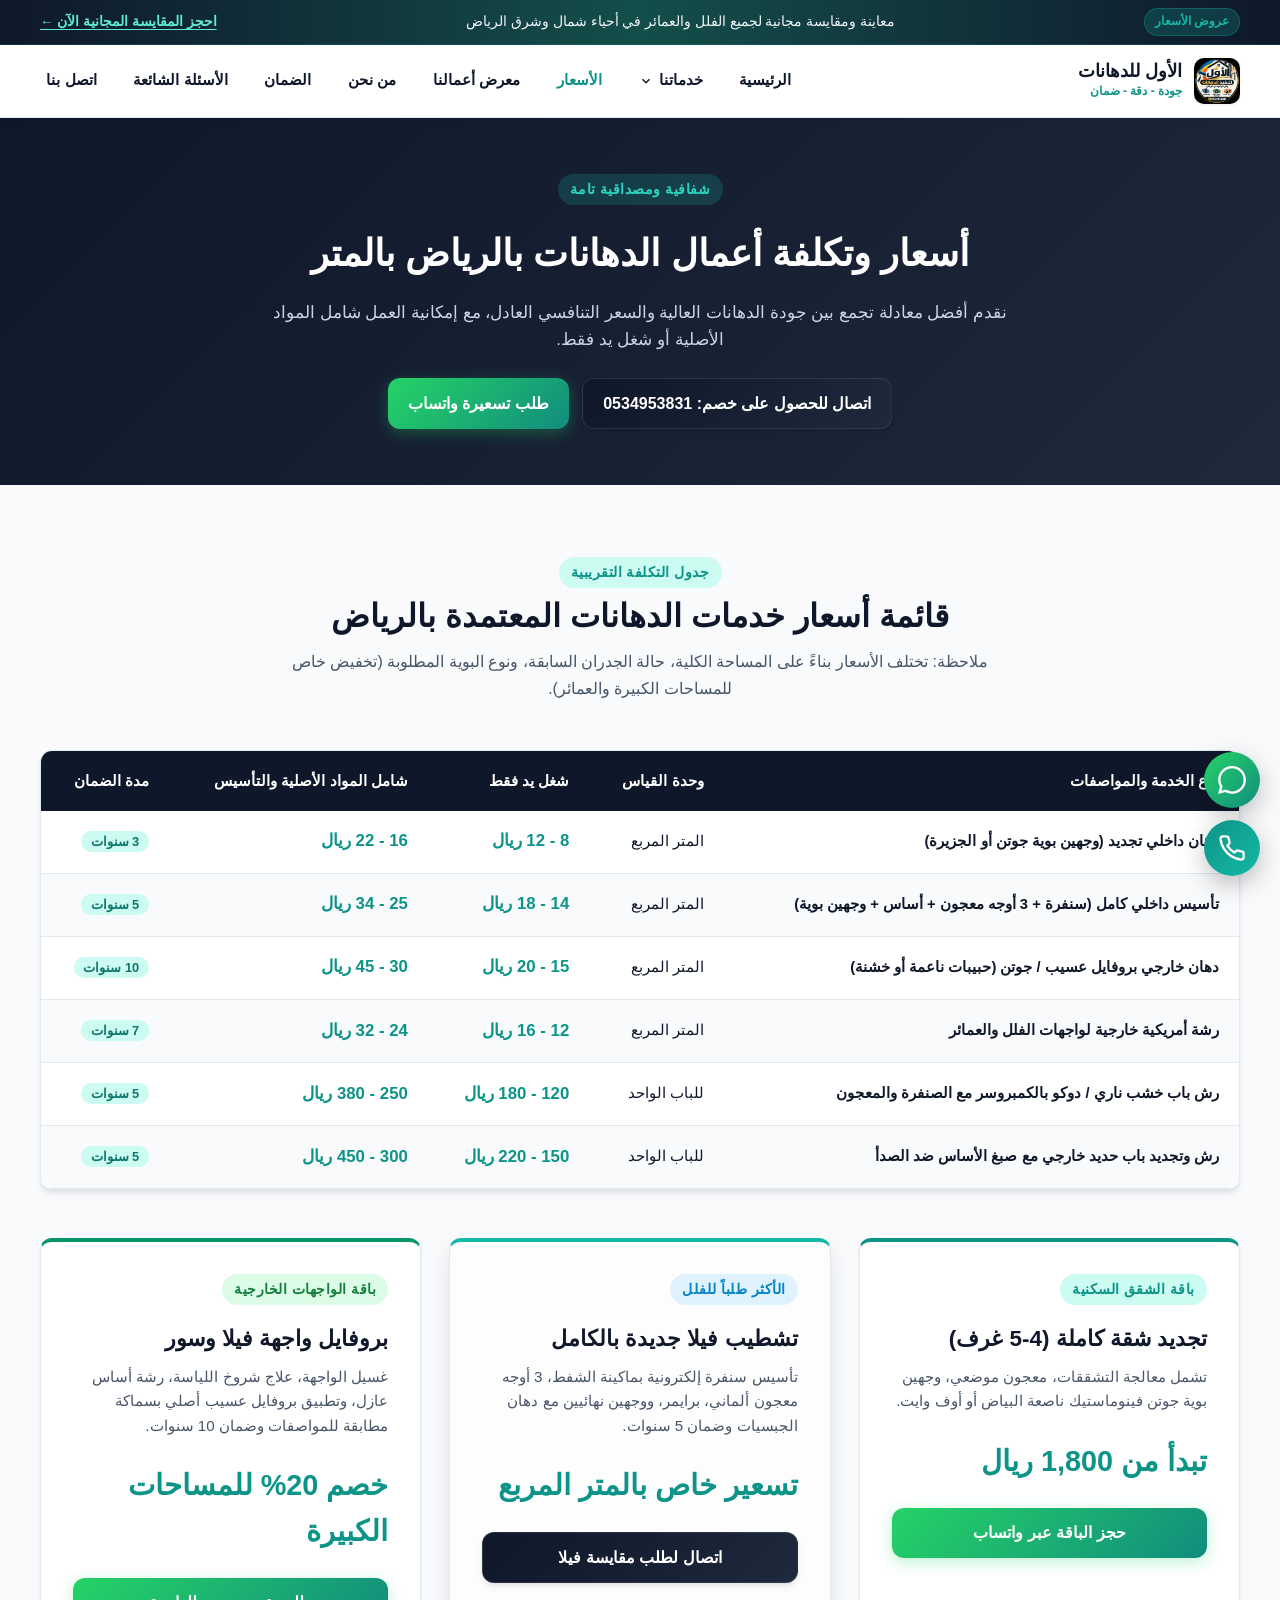
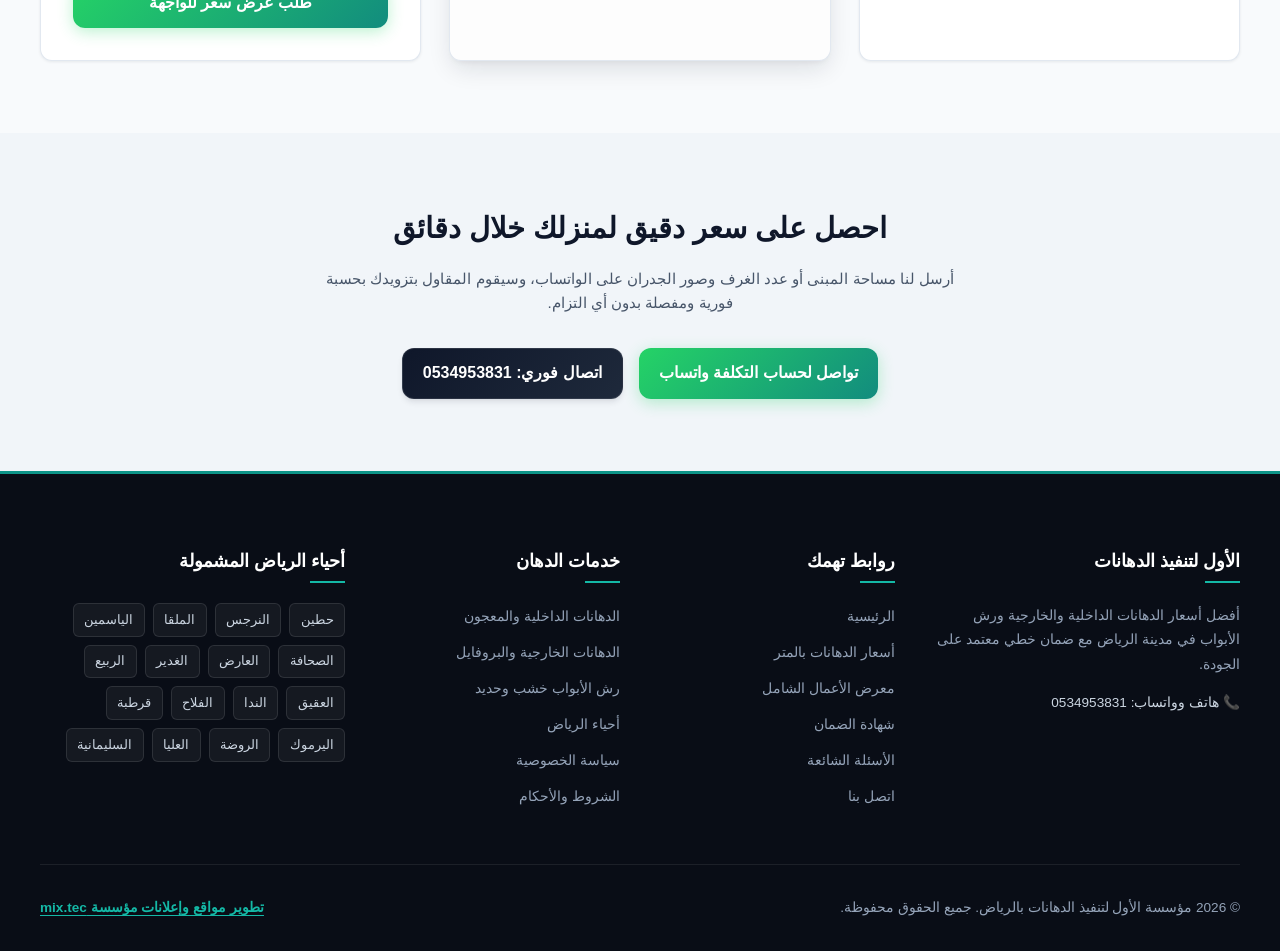
<file: prices.html>
<!DOCTYPE html>
<html lang="ar" dir="rtl">
<head>
  <meta charset="UTF-8">
  <meta name="viewport" content="width=device-width, initial-scale=1.0, maximum-scale=5.0">
  <title>أسعار دهانات بالرياض بالمتر | تكلفة دهان داخلي وخارجي ورش أبواب</title>
  <meta name="description" content="تعرف على أسعار وتكلفة أعمال الدهانات بالرياض بالمتر المربع. أسعار تنافسية للدهان الداخلي والخارجي البروفايل ورش الأبواب مع المواد وبدون مواد وضمان معتمد.">
  <meta name="keywords" content="اسعار الدهانات بالرياض, سعر متر البوية جوتن, تكلفة دهان شقة بالرياض, سعر متر البروفايل, سعر رش الباب خشب">
  <meta name="robots" content="index, follow">
  <link rel="canonical" href="https://painting-riyadh.pages.dev/prices.html">

  <meta property="og:type" content="website">
  <meta property="og:title" content="قائمة أسعار دهانات بالرياض بالمتر | الأول للدهانات">
  <meta property="og:description" content="شفافية تامة في الأسعار وباقات تناسب جميع الميزانيات مع ضمان الجودة والالتزام بالمواعيد.">
  <meta property="og:url" content="https://painting-riyadh.pages.dev/prices.html">
  <meta property="og:image" content="https://painting-riyadh.pages.dev/images/logo_result.webp">

  <link rel="icon" type="image/webp" href="/images/logo_result.webp">
  <link rel="apple-touch-icon" href="/images/logo_result.webp">
  <link rel="manifest" href="/manifest.json">
  <link rel="stylesheet" href="/style.css">

  <style>
    .pricing-table-wrapper {
      background: var(--bg-white);
      border-radius: var(--radius-md);
      overflow-x: auto;
      box-shadow: var(--shadow-md);
      border: 1px solid var(--border-color);
      margin-bottom: 3rem;
    }
    .pricing-table {
      width: 100%;
      border-collapse: collapse;
      text-align: right;
      min-width: 600px;
    }
    .pricing-table th {
      background-color: var(--primary);
      color: var(--bg-white);
      padding: 1.1rem 1.25rem;
      font-size: 0.95rem;
      font-weight: 700;
    }
    .pricing-table td {
      padding: 1.1rem 1.25rem;
      border-bottom: 1px solid var(--border-color);
      font-size: 0.92rem;
    }
    .pricing-table tr:nth-child(even) {
      background-color: var(--bg-light);
    }
    .price-tag {
      font-weight: 800;
      color: var(--secondary);
      font-size: 1.05rem;
    }
    .badge-deal {
      background: var(--teal-light);
      color: var(--secondary-hover);
      padding: 0.2rem 0.6rem;
      border-radius: var(--radius-full);
      font-size: 0.8rem;
      font-weight: 700;
    }
  </style>
</head>
<body>

  <div class="top-bar">
    <div class="container top-bar-content">
      <div class="top-bar-badge">عروض الأسعار</div>
      <div>معاينة ومقايسة مجانية لجميع الفلل والعمائر في أحياء شمال وشرق الرياض</div>
      <a href="https://wa.me/966534953831?text=مرحباً،%20أود%20طلب%20مقايسة%20مجانية" class="top-bar-link" onclick="handleTrackedWhatsApp(event, 'مرحباً، أود طلب مقايسة مجانية للأسعار')">
        احجز المقايسة المجانية الآن &larr;
      </a>
    </div>
  </div>

  <header class="site-header">
    <div class="container header-container">
      <a href="/" class="brand-logo" aria-label="الرئيسية - الأول لتنفيذ الدهانات">
        <img src="/images/logo_result.webp" alt="شعار مؤسسة الأول لتنفيذ الدهانات بالرياض" width="46" height="46">
        <div class="brand-title">
          <span class="brand-name">الأول للدهانات</span>
          <span class="brand-tagline">جودة - دقة - ضمان</span>
        </div>
      </a>

      <nav aria-label="القائمة الرئيسية">
        <ul class="nav-desktop">
          <li><a href="/" class="nav-link">الرئيسية</a></li>
          <li>
            <a href="javascript:void(0)" class="nav-link" aria-haspopup="true">
              خدماتنا
              <svg class="dropdown-chevron" width="14" height="14" viewBox="0 0 24 24" fill="none" stroke="currentColor" stroke-width="2.5"><polyline points="6 9 12 15 18 9"></polyline></svg>
            </a>
            <div class="dropdown-menu">
              <a href="/interior-paint.html" class="dropdown-link">الدهانات الداخلية والمعجون</a>
              <a href="/exterior-paint.html" class="dropdown-link">الدهانات الخارجية والرشة</a>
              <a href="/door-paint.html" class="dropdown-link">رش الأبواب الخشب والحديد</a>
            </div>
          </li>
          <li><a href="/prices.html" class="nav-link active">الأسعار</a></li>
          <li><a href="/our-works.html" class="nav-link">معرض أعمالنا</a></li>
          <li><a href="/about-us.html" class="nav-link">من نحن</a></li>
          <li><a href="/warranty.html" class="nav-link">الضمان</a></li>
          <li><a href="/faq.html" class="nav-link">الأسئلة الشائعة</a></li>
          <li><a href="/contact-us.html" class="nav-link">اتصل بنا</a></li>
        </ul>
      </nav>

      <button class="menu-toggle" id="menuToggle" aria-label="فتح القائمة الرئيسية" aria-expanded="false">
        <span class="bar"></span>
        <span class="bar"></span>
        <span class="bar"></span>
      </button>
    </div>
  </header>

  <div class="drawer-backdrop" id="drawerBackdrop"></div>
  <aside class="mobile-drawer" id="mobileDrawer">
    <div class="mobile-nav-list">
      <a href="/" class="mobile-nav-link">الرئيسية</a>
      <div>
        <div class="mobile-nav-link mobile-accordion-toggle" id="mobileServicesToggle">
          <span>خدمات الدهانات</span>
          <svg width="16" height="16" viewBox="0 0 24 24" fill="none" stroke="currentColor" stroke-width="2"><polyline points="6 9 12 15 18 9"></polyline></svg>
        </div>
        <div class="mobile-accordion-content" id="mobileServicesList">
          <a href="/interior-paint.html">الدهانات الداخلية والديكورية</a>
          <a href="/exterior-paint.html">الدهانات الخارجية والبروفايل</a>
          <a href="/door-paint.html">رش الأبواب (خشب وحديد)</a>
        </div>
      </div>
      <a href="/prices.html" class="mobile-nav-link active">قائمة الأسعار التقديرية</a>
      <a href="/our-works.html" class="mobile-nav-link">معرض المشاريع السابقة</a>
      <a href="/city-landing.html" class="mobile-nav-link">أحياء الرياض المغطاة</a>
      <a href="/about-us.html" class="mobile-nav-link">عن المؤسسة</a>
      <a href="/warranty.html" class="mobile-nav-link">شهادة الضمان</a>
      <a href="/faq.html" class="mobile-nav-link">الأسئلة المتكررة</a>
      <a href="/contact-us.html" class="mobile-nav-link">بيانات التواصل</a>
    </div>

    <div class="mobile-drawer-cta">
      <a href="tel:+966534953831" class="btn btn-call" onclick="handleTrackedCall(event)">اتصال مباشر: 0534953831</a>
      <a href="https://wa.me/966534953831?text=مرحباً،%20أود%20الاستفسار%20عن%20الأسعار" class="btn btn-whatsapp" onclick="handleTrackedWhatsApp(event, 'مرحباً، أود الاستفسار عن تفاصيل أسعار الدهانات')">واتساب فوري</a>
    </div>
  </aside>

  <main>
    <section class="section" style="background: linear-gradient(135deg, #0f172a 0%, #1e293b 100%); color: #ffffff; padding: 3.5rem 0;">
      <div class="container" style="text-align: center;">
        <span class="section-subtitle" style="background: rgba(20, 184, 166, 0.2); color: #2dd4bf;">شفافية ومصداقية تامة</span>
        <h1 style="font-size: 2.3rem; font-weight: 900; margin: 0.8rem 0 1rem;">أسعار وتكلفة أعمال الدهانات بالرياض بالمتر</h1>
        <p style="font-size: 1.05rem; max-width: 750px; margin: 0 auto 1.5rem; color: #cbd5e1;">
          نقدم أفضل معادلة تجمع بين جودة الدهانات العالية والسعر التنافسي العادل، مع إمكانية العمل شامل المواد الأصلية أو شغل يد فقط.
        </p>
        <div style="display: flex; gap: 0.85rem; justify-content: center; flex-wrap: wrap;">
          <a href="tel:+966534953831" class="btn btn-call" onclick="handleTrackedCall(event)">اتصال للحصول على خصم: 0534953831</a>
          <a href="https://wa.me/966534953831?text=مرحباً،%20أرغب%20في%20تسعيرة%20مفصلة%20لمشروعي" class="btn btn-whatsapp" onclick="handleTrackedWhatsApp(event, 'أريد تسعيرة مفصلة حسب المساحة')">طلب تسعيرة واتساب</a>
        </div>
      </div>
    </section>

    <!-- جدول الأسعار التقديري -->
    <section class="section">
      <div class="container">
        <div class="section-header">
          <span class="section-subtitle">جدول التكلفة التقريبية</span>
          <h2 class="section-title">قائمة أسعار خدمات الدهانات المعتمدة بالرياض</h2>
          <p class="section-desc">ملاحظة: تختلف الأسعار بناءً على المساحة الكلية، حالة الجدران السابقة، ونوع البوية المطلوبة (تخفيض خاص للمساحات الكبيرة والعمائر).</p>
        </div>

        <div class="pricing-table-wrapper">
          <table class="pricing-table">
            <thead>
              <tr>
                <th>نوع الخدمة والمواصفات</th>
                <th>وحدة القياس</th>
                <th>شغل يد فقط</th>
                <th>شامل المواد الأصلية والتأسيس</th>
                <th>مدة الضمان</th>
              </tr>
            </thead>
            <tbody>
              <tr>
                <td><strong>دهان داخلي تجديد (وجهين بوية جوتن أو الجزيرة)</strong></td>
                <td>المتر المربع</td>
                <td><span class="price-tag">8 - 12 ريال</span></td>
                <td><span class="price-tag">16 - 22 ريال</span></td>
                <td><span class="badge-deal">3 سنوات</span></td>
              </tr>
              <tr>
                <td><strong>تأسيس داخلي كامل (سنفرة + 3 أوجه معجون + أساس + وجهين بوية)</strong></td>
                <td>المتر المربع</td>
                <td><span class="price-tag">14 - 18 ريال</span></td>
                <td><span class="price-tag">25 - 34 ريال</span></td>
                <td><span class="badge-deal">5 سنوات</span></td>
              </tr>
              <tr>
                <td><strong>دهان خارجي بروفايل عسيب / جوتن (حبيبات ناعمة أو خشنة)</strong></td>
                <td>المتر المربع</td>
                <td><span class="price-tag">15 - 20 ريال</span></td>
                <td><span class="price-tag">30 - 45 ريال</span></td>
                <td><span class="badge-deal">10 سنوات</span></td>
              </tr>
              <tr>
                <td><strong>رشة أمريكية خارجية لواجهات الفلل والعمائر</strong></td>
                <td>المتر المربع</td>
                <td><span class="price-tag">12 - 16 ريال</span></td>
                <td><span class="price-tag">24 - 32 ريال</span></td>
                <td><span class="badge-deal">7 سنوات</span></td>
              </tr>
              <tr>
                <td><strong>رش باب خشب ناري / دوكو بالكمبروسر مع الصنفرة والمعجون</strong></td>
                <td>للباب الواحد</td>
                <td><span class="price-tag">120 - 180 ريال</span></td>
                <td><span class="price-tag">250 - 380 ريال</span></td>
                <td><span class="badge-deal">5 سنوات</span></td>
              </tr>
              <tr>
                <td><strong>رش وتجديد باب حديد خارجي مع صبغ الأساس ضد الصدأ</strong></td>
                <td>للباب الواحد</td>
                <td><span class="price-tag">150 - 220 ريال</span></td>
                <td><span class="price-tag">300 - 450 ريال</span></td>
                <td><span class="badge-deal">5 سنوات</span></td>
              </tr>
            </tbody>
          </table>
        </div>

        <!-- بطاقات الباقات السريعة -->
        <div class="cards-grid">
          <div class="service-card" style="padding: 2rem; border-top: 4px solid var(--secondary);">
            <span class="section-subtitle" style="width: fit-content;">باقة الشقق السكنية</span>
            <h3 style="font-size: 1.4rem; font-weight: 800; margin: 0.5rem 0;">تجديد شقة كاملة (4-5 غرف)</h3>
            <p style="color: var(--text-muted); font-size: 0.95rem; margin-bottom: 1.5rem;">تشمل معالجة التشققات، معجون موضعي، وجهين بوية جوتن فينوماستيك ناصعة البياض أو أوف وايت.</p>
            <div style="font-size: 1.8rem; font-weight: 900; color: var(--secondary); margin-bottom: 1.5rem;">تبدأ من 1,800 ريال</div>
            <a href="https://wa.me/966534953831?text=أريد%20الاستفسار%20عن%20باقة%20تجديد%20شقة" class="btn btn-whatsapp" style="width: 100%;" onclick="handleTrackedWhatsApp(event, 'أريد حجز باقة تجديد الشقة السكنية')">حجز الباقة عبر واتساب</a>
          </div>

          <div class="service-card" style="padding: 2rem; border-top: 4px solid var(--teal); background: #fdfdfd; box-shadow: var(--shadow-lg);">
            <span class="section-subtitle" style="width: fit-content; background: #e0f2fe; color: #0284c7;">الأكثر طلباً للفلل</span>
            <h3 style="font-size: 1.4rem; font-weight: 800; margin: 0.5rem 0;">تشطيب فيلا جديدة بالكامل</h3>
            <p style="color: var(--text-muted); font-size: 0.95rem; margin-bottom: 1.5rem;">تأسيس سنفرة إلكترونية بماكينة الشفط، 3 أوجه معجون ألماني، برايمر، ووجهين نهائيين مع دهان الجبسيات وضمان 5 سنوات.</p>
            <div style="font-size: 1.8rem; font-weight: 900; color: var(--secondary); margin-bottom: 1.5rem;">تسعير خاص بالمتر المربع</div>
            <a href="tel:+966534953831" class="btn btn-call" style="width: 100%;" onclick="handleTrackedCall(event)">اتصال لطلب مقايسة فيلا</a>
          </div>

          <div class="service-card" style="padding: 2rem; border-top: 4px solid var(--accent);">
            <span class="section-subtitle" style="width: fit-content; background: #dcfce7; color: #15803d;">باقة الواجهات الخارجية</span>
            <h3 style="font-size: 1.4rem; font-weight: 800; margin: 0.5rem 0;">بروفايل واجهة فيلا وسور</h3>
            <p style="color: var(--text-muted); font-size: 0.95rem; margin-bottom: 1.5rem;">غسيل الواجهة، علاج شروخ اللياسة، رشة أساس عازل، وتطبيق بروفايل عسيب أصلي بسماكة مطابقة للمواصفات وضمان 10 سنوات.</p>
            <div style="font-size: 1.8rem; font-weight: 900; color: var(--secondary); margin-bottom: 1.5rem;">خصم 20% للمساحات الكبيرة</div>
            <a href="https://wa.me/966534953831?text=أريد%20عرض%20سعر%20لواجهة%20فيلا%20بروفايل" class="btn btn-whatsapp" style="width: 100%;" onclick="handleTrackedWhatsApp(event, 'أريد عرض سعر لواجهة بروفايل فيلا وسور')">طلب عرض سعر للواجهة</a>
          </div>
        </div>
      </div>
    </section>

    <!-- نموذج سريع لطلب المعاينة -->
    <section class="section section-alt">
      <div class="container" style="max-width: 700px; text-align: center;">
        <h2 style="font-size: 1.8rem; font-weight: 800; color: var(--primary); margin-bottom: 1rem;">احصل على سعر دقيق لمنزلك خلال دقائق</h2>
        <p style="font-size: 0.95rem; color: var(--text-muted); margin-bottom: 2rem;">
          أرسل لنا مساحة المبنى أو عدد الغرف وصور الجدران على الواتساب، وسيقوم المقاول بتزويدك بحسبة فورية ومفصلة بدون أي التزام.
        </p>
        <div style="display: flex; gap: 1rem; justify-content: center; flex-wrap: wrap;">
          <a href="https://wa.me/966534953831?text=مرحباً،%20أود%20حساب%20تكلفة%20دهان%20منزلي" class="btn btn-whatsapp" onclick="handleTrackedWhatsApp(event, 'أود حساب تكلفة دهان منزلي بالرياض')">
            تواصل لحساب التكلفة واتساب
          </a>
          <a href="tel:+966534953831" class="btn btn-call" onclick="handleTrackedCall(event)">
            اتصال فوري: 0534953831
          </a>
        </div>
      </div>
    </section>
  </main>

  <footer class="site-footer">
    <div class="container">
      <div class="footer-grid">
        <div>
          <h4 class="footer-col-title">الأول لتنفيذ الدهانات</h4>
          <p style="font-size: 0.9rem; line-height: 1.7; color: #94a3b8; margin-bottom: 1rem;">
            أفضل أسعار الدهانات الداخلية والخارجية ورش الأبواب في مدينة الرياض مع ضمان خطي معتمد على الجودة.
          </p>
          <div style="font-size: 0.85rem; color: #cbd5e1;">📞 هاتف وواتساب: 0534953831</div>
        </div>

        <div>
          <h4 class="footer-col-title">روابط تهمك</h4>
          <ul class="footer-links-list">
            <li><a href="/">الرئيسية</a></li>
            <li><a href="/prices.html">أسعار الدهانات بالمتر</a></li>
            <li><a href="/our-works.html">معرض الأعمال الشامل</a></li>
            <li><a href="/warranty.html">شهادة الضمان</a></li>
            <li><a href="/faq.html">الأسئلة الشائعة</a></li>
            <li><a href="/contact-us.html">اتصل بنا</a></li>
          </ul>
        </div>

        <div>
          <h4 class="footer-col-title">خدمات الدهان</h4>
          <ul class="footer-links-list">
            <li><a href="/interior-paint.html">الدهانات الداخلية والمعجون</a></li>
            <li><a href="/exterior-paint.html">الدهانات الخارجية والبروفايل</a></li>
            <li><a href="/door-paint.html">رش الأبواب خشب وحديد</a></li>
            <li><a href="/city-landing.html">أحياء الرياض</a></li>
            <li><a href="/privacy-policy.html">سياسة الخصوصية</a></li>
            <li><a href="/terms-conditions.html">الشروط والأحكام</a></li>
          </ul>
        </div>

        <div>
          <h4 class="footer-col-title">أحياء الرياض المشمولة</h4>
          <div class="neighborhood-cloud">
            <span class="neighborhood-tag">حطين</span>
            <span class="neighborhood-tag">النرجس</span>
            <span class="neighborhood-tag">الملقا</span>
            <span class="neighborhood-tag">الياسمين</span>
            <span class="neighborhood-tag">الصحافة</span>
            <span class="neighborhood-tag">العارض</span>
            <span class="neighborhood-tag">الغدير</span>
            <span class="neighborhood-tag">الربيع</span>
            <span class="neighborhood-tag">العقيق</span>
            <span class="neighborhood-tag">الندا</span>
            <span class="neighborhood-tag">الفلاح</span>
            <span class="neighborhood-tag">قرطبة</span>
            <span class="neighborhood-tag">اليرموك</span>
            <span class="neighborhood-tag">الروضة</span>
            <span class="neighborhood-tag">العليا</span>
            <span class="neighborhood-tag">السليمانية</span>
          </div>
        </div>
      </div>

      <div class="footer-bottom">
        <div>&copy; 2026 مؤسسة الأول لتنفيذ الدهانات بالرياض. جميع الحقوق محفوظة.</div>
        <div>
          <a href="https://wa.me/966578539687" target="_blank" rel="noopener noreferrer" class="developer-attribution">
            تطوير مواقع وإعلانات مؤسسة mix.tec
          </a>
        </div>
      </div>
    </div>
  </footer>

  <div class="floating-contact-right">
    <a href="https://wa.me/966534953831?text=مرحباً،%20أود%20الاستفسار%20عن%20الأسعار" class="floating-btn floating-whatsapp" aria-label="واتساب" onclick="handleTrackedWhatsApp(event, 'مرحباً، أود الاستفسار عن أسعار الدهانات')">
      <svg viewBox="0 0 24 24" fill="currentColor"><path d="M.057 24l1.687-6.163c-1.041-1.804-1.588-3.849-1.587-5.946.003-6.556 5.338-11.891 11.893-11.891 3.181.001 6.167 1.24 8.413 3.488 2.245 2.248 3.481 5.236 3.48 8.414-.003 6.557-5.338 11.892-11.893 11.892-1.99-.001-3.951-.5-5.688-1.448l-6.305 1.654zm6.597-3.807c1.676.995 3.276 1.591 5.392 1.592 5.448 0 9.886-4.434 9.889-9.885.002-5.462-4.415-9.89-9.881-9.892-5.452 0-9.887 4.434-9.889 9.884-.001 2.225.651 3.891 1.746 5.634l-.999 3.648 3.742-.981z"/></svg>
    </a>
    <a href="tel:+966534953831" class="floating-btn floating-call" aria-label="اتصال" onclick="handleTrackedCall(event)">
      <svg viewBox="0 0 24 24" fill="none" stroke="currentColor" stroke-width="2"><path d="M22 16.92v3a2 2 0 0 1-2.18 2 19.79 19.79 0 0 1-8.63-3.07 19.5 19.5 0 0 1-6-6 19.79 19.79 0 0 1-3.07-8.67A2 2 0 0 1 4.11 2h3a2 2 0 0 1 2 1.72 12.84 12.84 0 0 0 .7 2.81 2 2 0 0 1-.45 2.11L8.09 9.91a16 16 0 0 0 6 6l1.27-1.27a2 2 0 0 1 2.11-.45 12.84 12.84 0 0 0 2.81.7A2 2 0 0 1 22 16.92z"></path></svg>
    </a>
  </div>

  <button class="floating-scroll-left" id="scrollTopBtn" aria-label="أعلى الصفحة">
    <svg width="24" height="24" viewBox="0 0 24 24" fill="none" stroke="currentColor" stroke-width="2.5"><polyline points="18 15 12 9 6 15"></polyline></svg>
  </button>

  <script src="/script.js"></script>
</body>
</html>
</file>
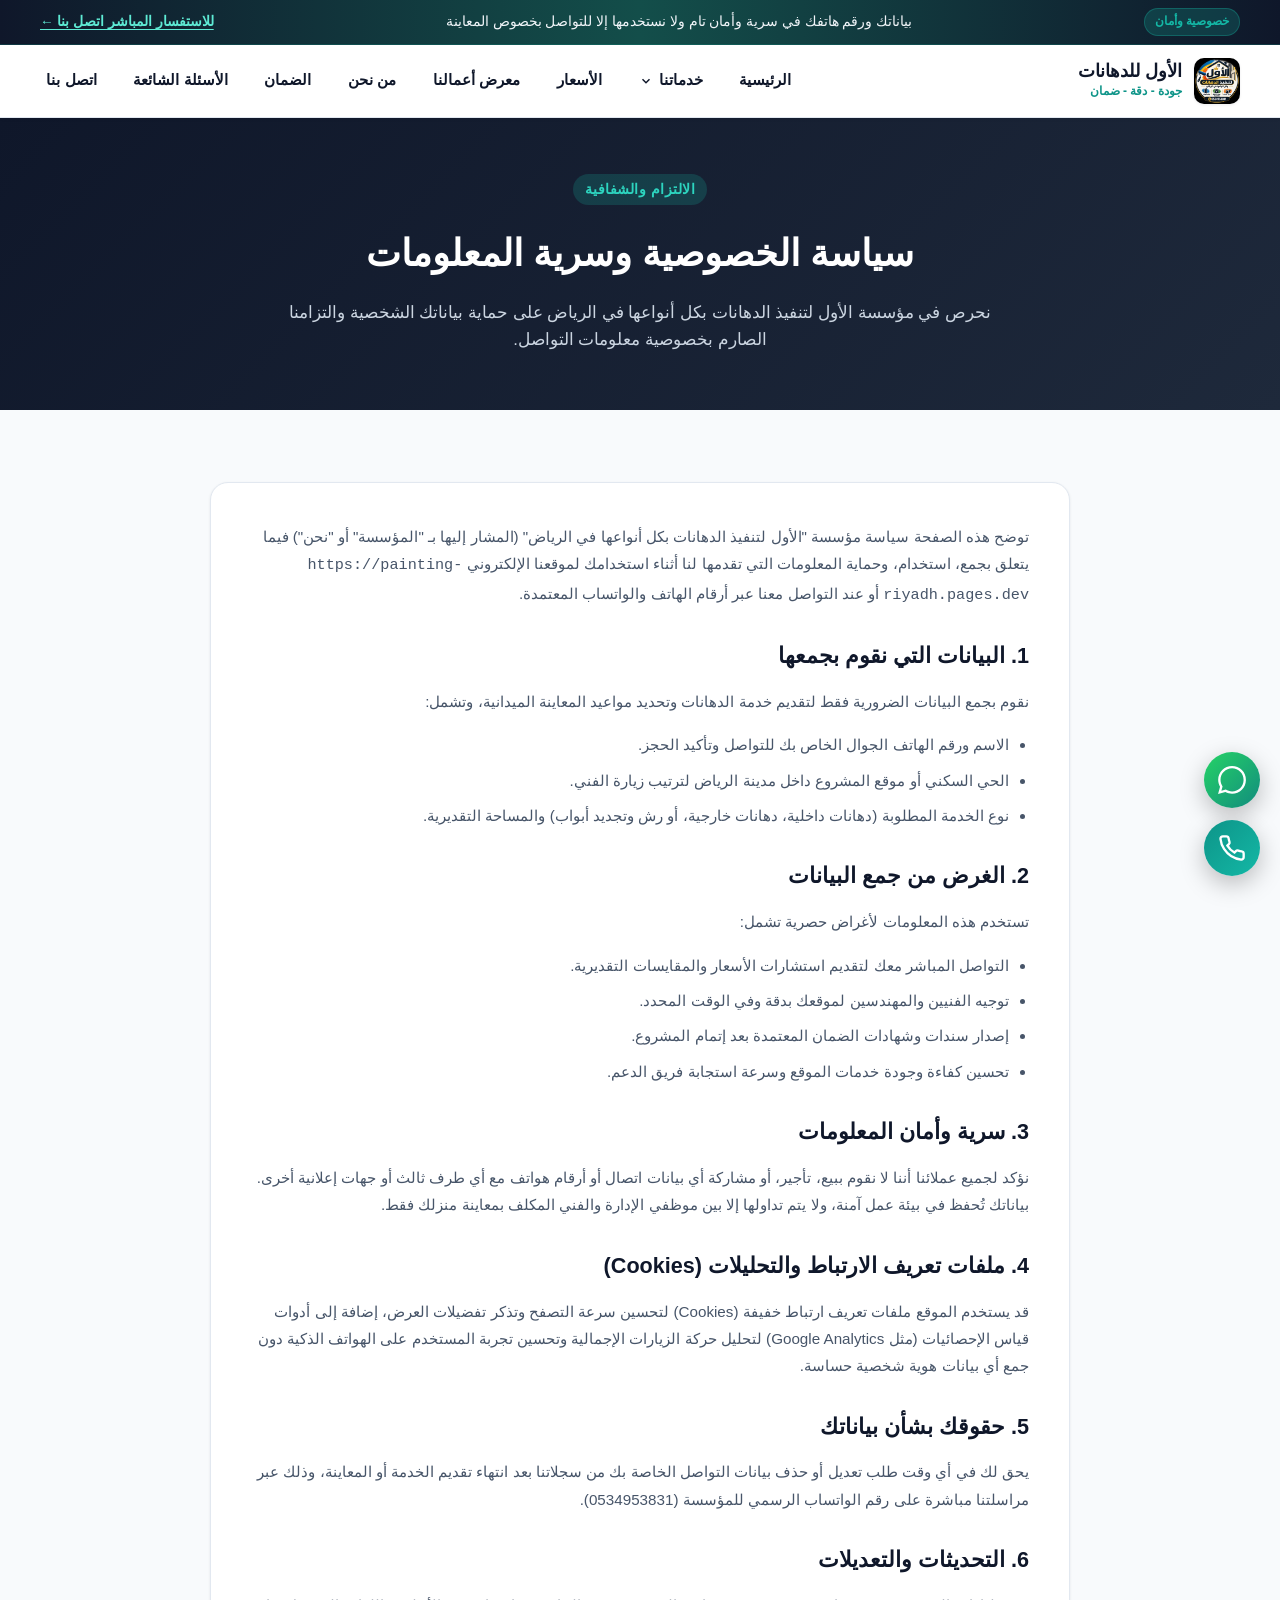
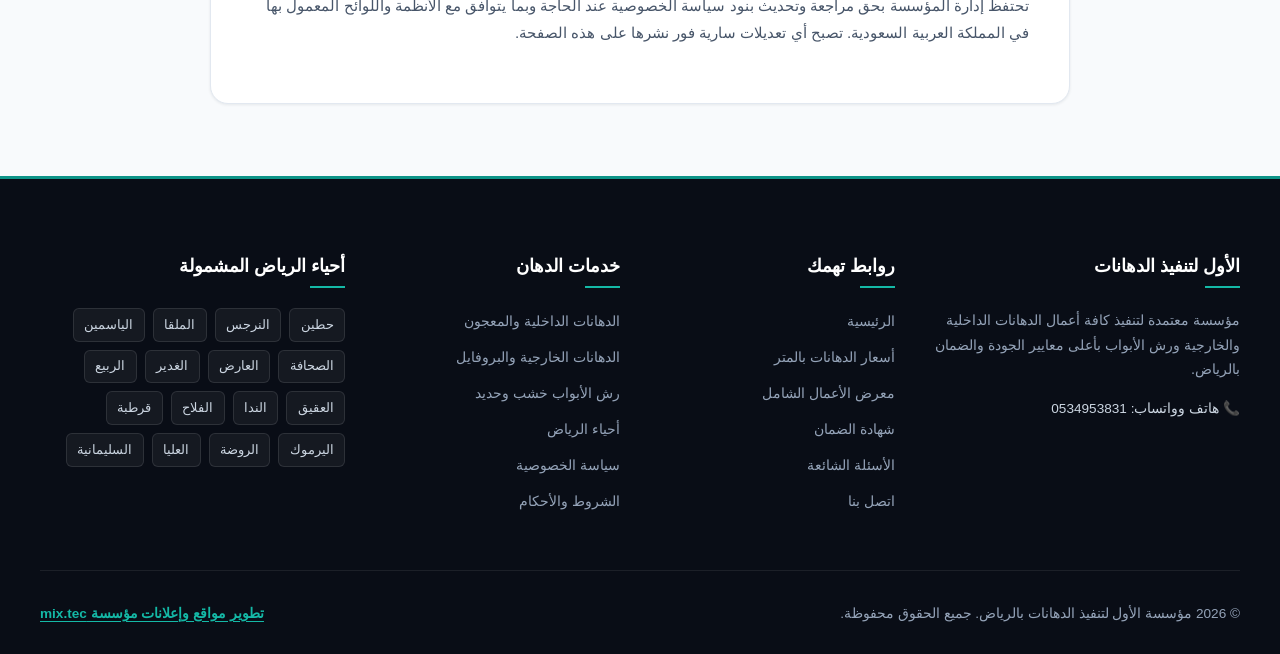
<file: privacy-policy.html>
<!DOCTYPE html>
<html lang="ar" dir="rtl">
<head>
  <meta charset="UTF-8">
  <meta name="viewport" content="width=device-width, initial-scale=1.0, maximum-scale=5.0">
  <title>سياسة الخصوصية | الأول لتنفيذ الدهانات بكل أنواعها بالرياض</title>
  <meta name="description" content="سياسة الخصوصية وحماية بيانات المستخدمين في مؤسسة الأول لتنفيذ الدهانات بالرياض. نلتزم بحماية سرية أرقام الهواتف وبيانات طلبات المعاينة.">
  <meta name="robots" content="index, follow">
  <link rel="canonical" href="https://painting-riyadh.pages.dev/privacy-policy.html">

  <meta property="og:type" content="website">
  <meta property="og:title" content="سياسة الخصوصية | الأول لتنفيذ الدهانات بالرياض">
  <meta property="og:description" content="التزامنا بحماية خصوصية عملائنا وسرية بيانات التواصل وطلبات المعاينة الميدانية.">
  <meta property="og:url" content="https://painting-riyadh.pages.dev/privacy-policy.html">
  <meta property="og:image" content="https://painting-riyadh.pages.dev/images/logo_result.webp">

  <link rel="icon" type="image/webp" href="/images/logo_result.webp">
  <link rel="apple-touch-icon" href="/images/logo_result.webp">
  <link rel="manifest" href="/manifest.json">
  <link rel="stylesheet" href="/style.css">

  <style>
    .legal-content {
      background: var(--bg-white);
      border-radius: var(--radius-lg);
      padding: 2.5rem;
      border: 1px solid var(--border-color);
      box-shadow: var(--shadow-sm);
      line-height: 1.8;
      color: var(--text-muted);
    }
    .legal-content h2 {
      color: var(--primary);
      font-size: 1.35rem;
      font-weight: 800;
      margin: 1.75rem 0 0.75rem;
    }
    .legal-content p {
      margin-bottom: 1rem;
      font-size: 0.95rem;
    }
    .legal-content ul {
      margin-bottom: 1.25rem;
      padding-right: 1.25rem;
      list-style-type: disc;
    }
    .legal-content li {
      margin-bottom: 0.5rem;
      font-size: 0.95rem;
    }
  </style>
</head>
<body>

  <!-- شريط الإعلان العلوي -->
  <div class="top-bar">
    <div class="container top-bar-content">
      <div class="top-bar-badge">خصوصية وأمان</div>
      <div>بياناتك ورقم هاتفك في سرية وأمان تام ولا نستخدمها إلا للتواصل بخصوص المعاينة</div>
      <a href="tel:+966534953831" class="top-bar-link" onclick="handleTrackedCall(event)">
        للاستفسار المباشر اتصل بنا &larr;
      </a>
    </div>
  </div>

  <!-- الهيدر -->
  <header class="site-header">
    <div class="container header-container">
      <a href="/" class="brand-logo" aria-label="الرئيسية - الأول لتنفيذ الدهانات">
        <img src="/images/logo_result.webp" alt="شعار مؤسسة الأول لتنفيذ الدهانات بالرياض" width="46" height="46">
        <div class="brand-title">
          <span class="brand-name">الأول للدهانات</span>
          <span class="brand-tagline">جودة - دقة - ضمان</span>
        </div>
      </a>

      <nav aria-label="القائمة الرئيسية">
        <ul class="nav-desktop">
          <li><a href="/" class="nav-link">الرئيسية</a></li>
          <li>
            <a href="javascript:void(0)" class="nav-link" aria-haspopup="true">
              خدماتنا
              <svg class="dropdown-chevron" width="14" height="14" viewBox="0 0 24 24" fill="none" stroke="currentColor" stroke-width="2.5"><polyline points="6 9 12 15 18 9"></polyline></svg>
            </a>
            <div class="dropdown-menu">
              <a href="/interior-paint.html" class="dropdown-link">الدهانات الداخلية والمعجون</a>
              <a href="/exterior-paint.html" class="dropdown-link">الدهانات الخارجية والرشة</a>
              <a href="/door-paint.html" class="dropdown-link">رش الأبواب الخشب والحديد</a>
            </div>
          </li>
          <li><a href="/prices.html" class="nav-link">الأسعار</a></li>
          <li><a href="/our-works.html" class="nav-link">معرض أعمالنا</a></li>
          <li><a href="/about-us.html" class="nav-link">من نحن</a></li>
          <li><a href="/warranty.html" class="nav-link">الضمان</a></li>
          <li><a href="/faq.html" class="nav-link">الأسئلة الشائعة</a></li>
          <li><a href="/contact-us.html" class="nav-link">اتصل بنا</a></li>
        </ul>
      </nav>

      <button class="menu-toggle" id="menuToggle" aria-label="فتح القائمة الرئيسية" aria-expanded="false">
        <span class="bar"></span>
        <span class="bar"></span>
        <span class="bar"></span>
      </button>
    </div>
  </header>

  <!-- درج الجوال -->
  <div class="drawer-backdrop" id="drawerBackdrop"></div>
  <aside class="mobile-drawer" id="mobileDrawer">
    <div class="mobile-nav-list">
      <a href="/" class="mobile-nav-link">الرئيسية</a>
      <div>
        <div class="mobile-nav-link mobile-accordion-toggle" id="mobileServicesToggle">
          <span>خدمات الدهانات</span>
          <svg width="16" height="16" viewBox="0 0 24 24" fill="none" stroke="currentColor" stroke-width="2"><polyline points="6 9 12 15 18 9"></polyline></svg>
        </div>
        <div class="mobile-accordion-content" id="mobileServicesList">
          <a href="/interior-paint.html">الدهانات الداخلية والديكورية</a>
          <a href="/exterior-paint.html">الدهانات الخارجية والبروفايل</a>
          <a href="/door-paint.html">رش الأبواب (خشب وحديد)</a>
        </div>
      </div>
      <a href="/prices.html" class="mobile-nav-link">قائمة الأسعار التقديرية</a>
      <a href="/our-works.html" class="mobile-nav-link">معرض المشاريع السابقة</a>
      <a href="/city-landing.html" class="mobile-nav-link">أحياء الرياض المغطاة</a>
      <a href="/about-us.html" class="mobile-nav-link">عن المؤسسة</a>
      <a href="/warranty.html" class="mobile-nav-link">شهادة الضمان</a>
      <a href="/faq.html" class="mobile-nav-link">الأسئلة المتكررة</a>
      <a href="/contact-us.html" class="mobile-nav-link">بيانات التواصل</a>
    </div>

    <div class="mobile-drawer-cta">
      <a href="tel:+966534953831" class="btn btn-call" onclick="handleTrackedCall(event)">اتصال مباشر: 0534953831</a>
      <a href="https://wa.me/966534953831?text=مرحباً،%20أود%20الاستفسار" class="btn btn-whatsapp" onclick="handleTrackedWhatsApp(event, 'مرحباً، أود الاستفسار')">واتساب فوري</a>
    </div>
  </aside>

  <main>
    <section class="section" style="background: linear-gradient(135deg, #0f172a 0%, #1e293b 100%); color: #ffffff; padding: 3.5rem 0;">
      <div class="container" style="text-align: center;">
        <span class="section-subtitle" style="background: rgba(20, 184, 166, 0.2); color: #2dd4bf;">الالتزام والشفافية</span>
        <h1 style="font-size: 2.3rem; font-weight: 900; margin: 0.8rem 0 1rem;">سياسة الخصوصية وسرية المعلومات</h1>
        <p style="font-size: 1.05rem; max-width: 750px; margin: 0 auto; color: #cbd5e1;">
          نحرص في مؤسسة الأول لتنفيذ الدهانات بكل أنواعها في الرياض على حماية بياناتك الشخصية والتزامنا الصارم بخصوصية معلومات التواصل.
        </p>
      </div>
    </section>

    <!-- النصوص القانونية للخصوصية -->
    <section class="section">
      <div class="container" style="max-width: 900px;">
        <div class="legal-content">
          <p>
            توضح هذه الصفحة سياسة مؤسسة "الأول لتنفيذ الدهانات بكل أنواعها في الرياض" (المشار إليها بـ "المؤسسة" أو "نحن") فيما يتعلق بجمع، استخدام، وحماية المعلومات التي تقدمها لنا أثناء استخدامك لموقعنا الإلكتروني <code>https://painting-riyadh.pages.dev</code> أو عند التواصل معنا عبر أرقام الهاتف والواتساب المعتمدة.
          </p>

          <h2>1. البيانات التي نقوم بجمعها</h2>
          <p>نقوم بجمع البيانات الضرورية فقط لتقديم خدمة الدهانات وتحديد مواعيد المعاينة الميدانية، وتشمل:</p>
          <ul>
            <li>الاسم ورقم الهاتف الجوال الخاص بك للتواصل وتأكيد الحجز.</li>
            <li>الحي السكني أو موقع المشروع داخل مدينة الرياض لترتيب زيارة الفني.</li>
            <li>نوع الخدمة المطلوبة (دهانات داخلية، دهانات خارجية، أو رش وتجديد أبواب) والمساحة التقديرية.</li>
          </ul>

          <h2>2. الغرض من جمع البيانات</h2>
          <p>تستخدم هذه المعلومات لأغراض حصرية تشمل:</p>
          <ul>
            <li>التواصل المباشر معك لتقديم استشارات الأسعار والمقايسات التقديرية.</li>
            <li>توجيه الفنيين والمهندسين لموقعك بدقة وفي الوقت المحدد.</li>
            <li>إصدار سندات وشهادات الضمان المعتمدة بعد إتمام المشروع.</li>
            <li>تحسين كفاءة وجودة خدمات الموقع وسرعة استجابة فريق الدعم.</li>
          </ul>

          <h2>3. سرية وأمان المعلومات</h2>
          <p>
            نؤكد لجميع عملائنا أننا لا نقوم ببيع، تأجير، أو مشاركة أي بيانات اتصال أو أرقام هواتف مع أي طرف ثالث أو جهات إعلانية أخرى. بياناتك تُحفظ في بيئة عمل آمنة، ولا يتم تداولها إلا بين موظفي الإدارة والفني المكلف بمعاينة منزلك فقط.
          </p>

          <h2>4. ملفات تعريف الارتباط والتحليلات (Cookies)</h2>
          <p>
            قد يستخدم الموقع ملفات تعريف ارتباط خفيفة (Cookies) لتحسين سرعة التصفح وتذكر تفضيلات العرض، إضافة إلى أدوات قياس الإحصائيات (مثل Google Analytics) لتحليل حركة الزيارات الإجمالية وتحسين تجربة المستخدم على الهواتف الذكية دون جمع أي بيانات هوية شخصية حساسة.
          </p>

          <h2>5. حقوقك بشأن بياناتك</h2>
          <p>
            يحق لك في أي وقت طلب تعديل أو حذف بيانات التواصل الخاصة بك من سجلاتنا بعد انتهاء تقديم الخدمة أو المعاينة، وذلك عبر مراسلتنا مباشرة على رقم الواتساب الرسمي للمؤسسة (0534953831).
          </p>

          <h2>6. التحديثات والتعديلات</h2>
          <p>
            تحتفظ إدارة المؤسسة بحق مراجعة وتحديث بنود سياسة الخصوصية عند الحاجة وبما يتوافق مع الأنظمة واللوائح المعمول بها في المملكة العربية السعودية. تصبح أي تعديلات سارية فور نشرها على هذه الصفحة.
          </p>
        </div>
      </div>
    </section>
  </main>

  <!-- الفوتر وسحابة الأحياء -->
  <footer class="site-footer">
    <div class="container">
      <div class="footer-grid">
        <div>
          <h4 class="footer-col-title">الأول لتنفيذ الدهانات</h4>
          <p style="font-size: 0.9rem; line-height: 1.7; color: #94a3b8; margin-bottom: 1rem;">
            مؤسسة معتمدة لتنفيذ كافة أعمال الدهانات الداخلية والخارجية ورش الأبواب بأعلى معايير الجودة والضمان بالرياض.
          </p>
          <div style="font-size: 0.85rem; color: #cbd5e1;">📞 هاتف وواتساب: 0534953831</div>
        </div>

        <div>
          <h4 class="footer-col-title">روابط تهمك</h4>
          <ul class="footer-links-list">
            <li><a href="/">الرئيسية</a></li>
            <li><a href="/prices.html">أسعار الدهانات بالمتر</a></li>
            <li><a href="/our-works.html">معرض الأعمال الشامل</a></li>
            <li><a href="/warranty.html">شهادة الضمان</a></li>
            <li><a href="/faq.html">الأسئلة الشائعة</a></li>
            <li><a href="/contact-us.html">اتصل بنا</a></li>
          </ul>
        </div>

        <div>
          <h4 class="footer-col-title">خدمات الدهان</h4>
          <ul class="footer-links-list">
            <li><a href="/interior-paint.html">الدهانات الداخلية والمعجون</a></li>
            <li><a href="/exterior-paint.html">الدهانات الخارجية والبروفايل</a></li>
            <li><a href="/door-paint.html">رش الأبواب خشب وحديد</a></li>
            <li><a href="/city-landing.html">أحياء الرياض</a></li>
            <li><a href="/privacy-policy.html">سياسة الخصوصية</a></li>
            <li><a href="/terms-conditions.html">الشروط والأحكام</a></li>
          </ul>
        </div>

        <div>
          <h4 class="footer-col-title">أحياء الرياض المشمولة</h4>
          <div class="neighborhood-cloud">
            <span class="neighborhood-tag">حطين</span>
            <span class="neighborhood-tag">النرجس</span>
            <span class="neighborhood-tag">الملقا</span>
            <span class="neighborhood-tag">الياسمين</span>
            <span class="neighborhood-tag">الصحافة</span>
            <span class="neighborhood-tag">العارض</span>
            <span class="neighborhood-tag">الغدير</span>
            <span class="neighborhood-tag">الربيع</span>
            <span class="neighborhood-tag">العقيق</span>
            <span class="neighborhood-tag">الندا</span>
            <span class="neighborhood-tag">الفلاح</span>
            <span class="neighborhood-tag">قرطبة</span>
            <span class="neighborhood-tag">اليرموك</span>
            <span class="neighborhood-tag">الروضة</span>
            <span class="neighborhood-tag">العليا</span>
            <span class="neighborhood-tag">السليمانية</span>
          </div>
        </div>
      </div>

      <div class="footer-bottom">
        <div>&copy; 2026 مؤسسة الأول لتنفيذ الدهانات بالرياض. جميع الحقوق محفوظة.</div>
        <div>
          <a href="https://wa.me/966578539687" target="_blank" rel="noopener noreferrer" class="developer-attribution">
            تطوير مواقع وإعلانات مؤسسة mix.tec
          </a>
        </div>
      </div>
    </div>
  </footer>

  <!-- الأزرار العائمة -->
  <div class="floating-contact-right">
    <a href="https://wa.me/966534953831?text=مرحباً،%20أود%20الاستفسار" class="floating-btn floating-whatsapp" aria-label="واتساب" onclick="handleTrackedWhatsApp(event, 'مرحباً، أود الاستفسار عن خدمات الدهان')">
      <svg viewBox="0 0 24 24" fill="currentColor"><path d="M.057 24l1.687-6.163c-1.041-1.804-1.588-3.849-1.587-5.946.003-6.556 5.338-11.891 11.893-11.891 3.181.001 6.167 1.24 8.413 3.488 2.245 2.248 3.481 5.236 3.48 8.414-.003 6.557-5.338 11.892-11.893 11.892-1.99-.001-3.951-.5-5.688-1.448l-6.305 1.654zm6.597-3.807c1.676.995 3.276 1.591 5.392 1.592 5.448 0 9.886-4.434 9.889-9.885.002-5.462-4.415-9.89-9.881-9.892-5.452 0-9.887 4.434-9.889 9.884-.001 2.225.651 3.891 1.746 5.634l-.999 3.648 3.742-.981z"/></svg>
    </a>
    <a href="tel:+966534953831" class="floating-btn floating-call" aria-label="اتصال" onclick="handleTrackedCall(event)">
      <svg viewBox="0 0 24 24" fill="none" stroke="currentColor" stroke-width="2"><path d="M22 16.92v3a2 2 0 0 1-2.18 2 19.79 19.79 0 0 1-8.63-3.07 19.5 19.5 0 0 1-6-6 19.79 19.79 0 0 1-3.07-8.67A2 2 0 0 1 4.11 2h3a2 2 0 0 1 2 1.72 12.84 12.84 0 0 0 .7 2.81 2 2 0 0 1-.45 2.11L8.09 9.91a16 16 0 0 0 6 6l1.27-1.27a2 2 0 0 1 2.11-.45 12.84 12.84 0 0 0 2.81.7A2 2 0 0 1 22 16.92z"></path></svg>
    </a>
  </div>

  <button class="floating-scroll-left" id="scrollTopBtn" aria-label="أعلى الصفحة">
    <svg width="24" height="24" viewBox="0 0 24 24" fill="none" stroke="currentColor" stroke-width="2.5"><polyline points="18 15 12 9 6 15"></polyline></svg>
  </button>

  <script src="/script.js"></script>
</body>
</html>
</file>
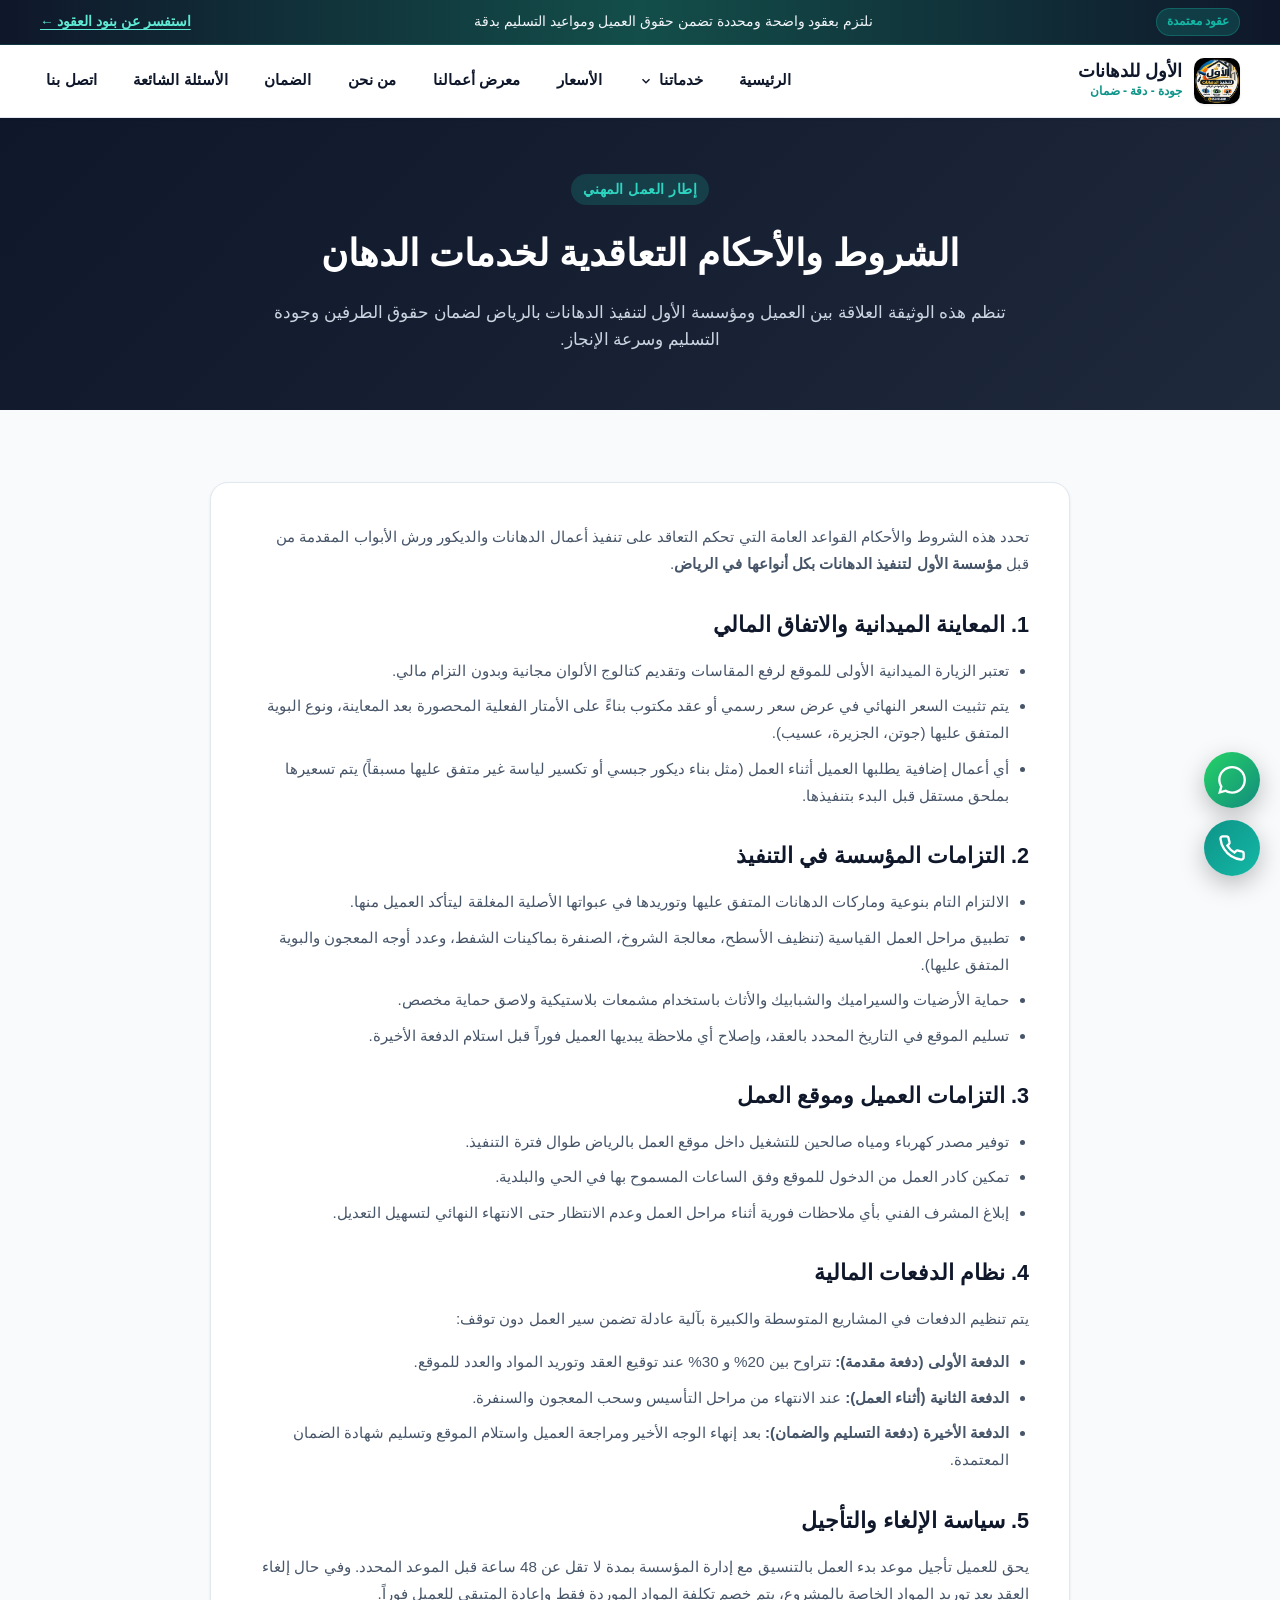
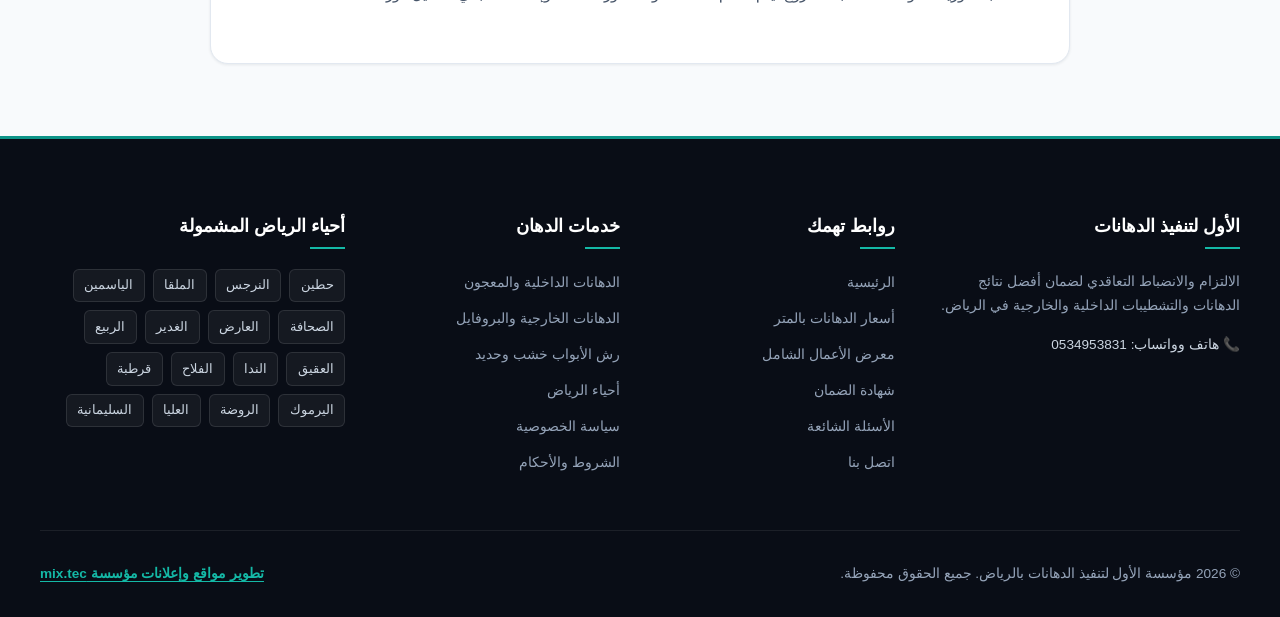
<file: terms-conditions.html>
<!DOCTYPE html>
<html lang="ar" dir="rtl">
<head>
  <meta charset="UTF-8">
  <meta name="viewport" content="width=device-width, initial-scale=1.0, maximum-scale=5.0">
  <title>الشروط والأحكام | الأول لتنفيذ الدهانات بكل أنواعها بالرياض</title>
  <meta name="description" content="الشروط والأحكام والاتفاقية التعاقدية لتنفيذ أعمال الدهانات الداخلية والخارجية ورش الأبواب بالرياض مع مؤسسة الأول لتنفيذ الدهانات.">
  <meta name="robots" content="index, follow">
  <link rel="canonical" href="https://painting-riyadh.pages.dev/terms-conditions.html">

  <meta property="og:type" content="website">
  <meta property="og:title" content="الشروط والأحكام التعاقدية | الأول للدهانات بالرياض">
  <meta property="og:description" content="التزامات العميل والمؤسسة وضوابط التنفيذ ومراحل الدفعات المالية المعتمدة.">
  <meta property="og:url" content="https://painting-riyadh.pages.dev/terms-conditions.html">
  <meta property="og:image" content="https://painting-riyadh.pages.dev/images/logo_result.webp">

  <link rel="icon" type="image/webp" href="/images/logo_result.webp">
  <link rel="apple-touch-icon" href="/images/logo_result.webp">
  <link rel="manifest" href="/manifest.json">
  <link rel="stylesheet" href="/style.css">

  <style>
    .legal-content {
      background: var(--bg-white);
      border-radius: var(--radius-lg);
      padding: 2.5rem;
      border: 1px solid var(--border-color);
      box-shadow: var(--shadow-sm);
      line-height: 1.8;
      color: var(--text-muted);
    }
    .legal-content h2 {
      color: var(--primary);
      font-size: 1.35rem;
      font-weight: 800;
      margin: 1.75rem 0 0.75rem;
    }
    .legal-content p {
      margin-bottom: 1rem;
      font-size: 0.95rem;
    }
    .legal-content ul {
      margin-bottom: 1.25rem;
      padding-right: 1.25rem;
      list-style-type: disc;
    }
    .legal-content li {
      margin-bottom: 0.5rem;
      font-size: 0.95rem;
    }
  </style>
</head>
<body>

  <!-- شريط الإعلان العلوي -->
  <div class="top-bar">
    <div class="container top-bar-content">
      <div class="top-bar-badge">عقود معتمدة</div>
      <div>نلتزم بعقود واضحة ومحددة تضمن حقوق العميل ومواعيد التسليم بدقة</div>
      <a href="tel:+966534953831" class="top-bar-link" onclick="handleTrackedCall(event)">
        استفسر عن بنود العقود &larr;
      </a>
    </div>
  </div>

  <!-- الهيدر -->
  <header class="site-header">
    <div class="container header-container">
      <a href="/" class="brand-logo" aria-label="الرئيسية - الأول لتنفيذ الدهانات">
        <img src="/images/logo_result.webp" alt="شعار مؤسسة الأول لتنفيذ الدهانات بالرياض" width="46" height="46">
        <div class="brand-title">
          <span class="brand-name">الأول للدهانات</span>
          <span class="brand-tagline">جودة - دقة - ضمان</span>
        </div>
      </a>

      <nav aria-label="القائمة الرئيسية">
        <ul class="nav-desktop">
          <li><a href="/" class="nav-link">الرئيسية</a></li>
          <li>
            <a href="javascript:void(0)" class="nav-link" aria-haspopup="true">
              خدماتنا
              <svg class="dropdown-chevron" width="14" height="14" viewBox="0 0 24 24" fill="none" stroke="currentColor" stroke-width="2.5"><polyline points="6 9 12 15 18 9"></polyline></svg>
            </a>
            <div class="dropdown-menu">
              <a href="/interior-paint.html" class="dropdown-link">الدهانات الداخلية والمعجون</a>
              <a href="/exterior-paint.html" class="dropdown-link">الدهانات الخارجية والرشة</a>
              <a href="/door-paint.html" class="dropdown-link">رش الأبواب الخشب والحديد</a>
            </div>
          </li>
          <li><a href="/prices.html" class="nav-link">الأسعار</a></li>
          <li><a href="/our-works.html" class="nav-link">معرض أعمالنا</a></li>
          <li><a href="/about-us.html" class="nav-link">من نحن</a></li>
          <li><a href="/warranty.html" class="nav-link">الضمان</a></li>
          <li><a href="/faq.html" class="nav-link">الأسئلة الشائعة</a></li>
          <li><a href="/contact-us.html" class="nav-link">اتصل بنا</a></li>
        </ul>
      </nav>

      <button class="menu-toggle" id="menuToggle" aria-label="فتح القائمة الرئيسية" aria-expanded="false">
        <span class="bar"></span>
        <span class="bar"></span>
        <span class="bar"></span>
      </button>
    </div>
  </header>

  <!-- درج الجوال -->
  <div class="drawer-backdrop" id="drawerBackdrop"></div>
  <aside class="mobile-drawer" id="mobileDrawer">
    <div class="mobile-nav-list">
      <a href="/" class="mobile-nav-link">الرئيسية</a>
      <div>
        <div class="mobile-nav-link mobile-accordion-toggle" id="mobileServicesToggle">
          <span>خدمات الدهانات</span>
          <svg width="16" height="16" viewBox="0 0 24 24" fill="none" stroke="currentColor" stroke-width="2"><polyline points="6 9 12 15 18 9"></polyline></svg>
        </div>
        <div class="mobile-accordion-content" id="mobileServicesList">
          <a href="/interior-paint.html">الدهانات الداخلية والديكورية</a>
          <a href="/exterior-paint.html">الدهانات الخارجية والبروفايل</a>
          <a href="/door-paint.html">رش الأبواب (خشب وحديد)</a>
        </div>
      </div>
      <a href="/prices.html" class="mobile-nav-link">قائمة الأسعار التقديرية</a>
      <a href="/our-works.html" class="mobile-nav-link">معرض المشاريع السابقة</a>
      <a href="/city-landing.html" class="mobile-nav-link">أحياء الرياض المغطاة</a>
      <a href="/about-us.html" class="mobile-nav-link">عن المؤسسة</a>
      <a href="/warranty.html" class="mobile-nav-link">شهادة الضمان</a>
      <a href="/faq.html" class="mobile-nav-link">الأسئلة المتكررة</a>
      <a href="/contact-us.html" class="mobile-nav-link">بيانات التواصل</a>
    </div>

    <div class="mobile-drawer-cta">
      <a href="tel:+966534953831" class="btn btn-call" onclick="handleTrackedCall(event)">اتصال مباشر: 0534953831</a>
      <a href="https://wa.me/966534953831?text=مرحباً،%20أود%20الاستفسار%20عن%20العقد" class="btn btn-whatsapp" onclick="handleTrackedWhatsApp(event, 'مرحباً، أود الاستفسار عن تفاصيل التعاقد')">واتساب فوري</a>
    </div>
  </aside>

  <main>
    <section class="section" style="background: linear-gradient(135deg, #0f172a 0%, #1e293b 100%); color: #ffffff; padding: 3.5rem 0;">
      <div class="container" style="text-align: center;">
        <span class="section-subtitle" style="background: rgba(20, 184, 166, 0.2); color: #2dd4bf;">إطار العمل المهني</span>
        <h1 style="font-size: 2.3rem; font-weight: 900; margin: 0.8rem 0 1rem;">الشروط والأحكام التعاقدية لخدمات الدهان</h1>
        <p style="font-size: 1.05rem; max-width: 750px; margin: 0 auto; color: #cbd5e1;">
          تنظم هذه الوثيقة العلاقة بين العميل ومؤسسة الأول لتنفيذ الدهانات بالرياض لضمان حقوق الطرفين وجودة التسليم وسرعة الإنجاز.
        </p>
      </div>
    </section>

    <!-- البنود التعاقدية -->
    <section class="section">
      <div class="container" style="max-width: 900px;">
        <div class="legal-content">
          <p>
            تحدد هذه الشروط والأحكام القواعد العامة التي تحكم التعاقد على تنفيذ أعمال الدهانات والديكور ورش الأبواب المقدمة من قبل <strong>مؤسسة الأول لتنفيذ الدهانات بكل أنواعها في الرياض</strong>.
          </p>

          <h2>1. المعاينة الميدانية والاتفاق المالي</h2>
          <ul>
            <li>تعتبر الزيارة الميدانية الأولى للموقع لرفع المقاسات وتقديم كتالوج الألوان مجانية وبدون التزام مالي.</li>
            <li>يتم تثبيت السعر النهائي في عرض سعر رسمي أو عقد مكتوب بناءً على الأمتار الفعلية المحصورة بعد المعاينة، ونوع البوية المتفق عليها (جوتن، الجزيرة، عسيب).</li>
            <li>أي أعمال إضافية يطلبها العميل أثناء العمل (مثل بناء ديكور جبسي أو تكسير لياسة غير متفق عليها مسبقاً) يتم تسعيرها بملحق مستقل قبل البدء بتنفيذها.</li>
          </ul>

          <h2>2. التزامات المؤسسة في التنفيذ</h2>
          <ul>
            <li>الالتزام التام بنوعية وماركات الدهانات المتفق عليها وتوريدها في عبواتها الأصلية المغلقة ليتأكد العميل منها.</li>
            <li>تطبيق مراحل العمل القياسية (تنظيف الأسطح، معالجة الشروخ، الصنفرة بماكينات الشفط، وعدد أوجه المعجون والبوية المتفق عليها).</li>
            <li>حماية الأرضيات والسيراميك والشبابيك والأثاث باستخدام مشمعات بلاستيكية ولاصق حماية مخصص.</li>
            <li>تسليم الموقع في التاريخ المحدد بالعقد، وإصلاح أي ملاحظة يبديها العميل فوراً قبل استلام الدفعة الأخيرة.</li>
          </ul>

          <h2>3. التزامات العميل وموقع العمل</h2>
          <ul>
            <li>توفير مصدر كهرباء ومياه صالحين للتشغيل داخل موقع العمل بالرياض طوال فترة التنفيذ.</li>
            <li>تمكين كادر العمل من الدخول للموقع وفق الساعات المسموح بها في الحي والبلدية.</li>
            <li>إبلاغ المشرف الفني بأي ملاحظات فورية أثناء مراحل العمل وعدم الانتظار حتى الانتهاء النهائي لتسهيل التعديل.</li>
          </ul>

          <h2>4. نظام الدفعات المالية</h2>
          <p>يتم تنظيم الدفعات في المشاريع المتوسطة والكبيرة بآلية عادلة تضمن سير العمل دون توقف:</p>
          <ul>
            <li><strong>الدفعة الأولى (دفعة مقدمة):</strong> تتراوح بين 20% و 30% عند توقيع العقد وتوريد المواد والعدد للموقع.</li>
            <li><strong>الدفعة الثانية (أثناء العمل):</strong> عند الانتهاء من مراحل التأسيس وسحب المعجون والسنفرة.</li>
            <li><strong>الدفعة الأخيرة (دفعة التسليم والضمان):</strong> بعد إنهاء الوجه الأخير ومراجعة العميل واستلام الموقع وتسليم شهادة الضمان المعتمدة.</li>
          </ul>

          <h2>5. سياسة الإلغاء والتأجيل</h2>
          <p>
            يحق للعميل تأجيل موعد بدء العمل بالتنسيق مع إدارة المؤسسة بمدة لا تقل عن 48 ساعة قبل الموعد المحدد. وفي حال إلغاء العقد بعد توريد المواد الخاصة بالمشروع، يتم خصم تكلفة المواد الموردة فقط وإعادة المتبقي للعميل فوراً.
          </p>
        </div>
      </div>
    </section>
  </main>

  <footer class="site-footer">
    <div class="container">
      <div class="footer-grid">
        <div>
          <h4 class="footer-col-title">الأول لتنفيذ الدهانات</h4>
          <p style="font-size: 0.9rem; line-height: 1.7; color: #94a3b8; margin-bottom: 1rem;">
            الالتزام والانضباط التعاقدي لضمان أفضل نتائج الدهانات والتشطيبات الداخلية والخارجية في الرياض.
          </p>
          <div style="font-size: 0.85rem; color: #cbd5e1;">📞 هاتف وواتساب: 0534953831</div>
        </div>

        <div>
          <h4 class="footer-col-title">روابط تهمك</h4>
          <ul class="footer-links-list">
            <li><a href="/">الرئيسية</a></li>
            <li><a href="/prices.html">أسعار الدهانات بالمتر</a></li>
            <li><a href="/our-works.html">معرض الأعمال الشامل</a></li>
            <li><a href="/warranty.html">شهادة الضمان</a></li>
            <li><a href="/faq.html">الأسئلة الشائعة</a></li>
            <li><a href="/contact-us.html">اتصل بنا</a></li>
          </ul>
        </div>

        <div>
          <h4 class="footer-col-title">خدمات الدهان</h4>
          <ul class="footer-links-list">
            <li><a href="/interior-paint.html">الدهانات الداخلية والمعجون</a></li>
            <li><a href="/exterior-paint.html">الدهانات الخارجية والبروفايل</a></li>
            <li><a href="/door-paint.html">رش الأبواب خشب وحديد</a></li>
            <li><a href="/city-landing.html">أحياء الرياض</a></li>
            <li><a href="/privacy-policy.html">سياسة الخصوصية</a></li>
            <li><a href="/terms-conditions.html">الشروط والأحكام</a></li>
          </ul>
        </div>

        <div>
          <h4 class="footer-col-title">أحياء الرياض المشمولة</h4>
          <div class="neighborhood-cloud">
            <span class="neighborhood-tag">حطين</span>
            <span class="neighborhood-tag">النرجس</span>
            <span class="neighborhood-tag">الملقا</span>
            <span class="neighborhood-tag">الياسمين</span>
            <span class="neighborhood-tag">الصحافة</span>
            <span class="neighborhood-tag">العارض</span>
            <span class="neighborhood-tag">الغدير</span>
            <span class="neighborhood-tag">الربيع</span>
            <span class="neighborhood-tag">العقيق</span>
            <span class="neighborhood-tag">الندا</span>
            <span class="neighborhood-tag">الفلاح</span>
            <span class="neighborhood-tag">قرطبة</span>
            <span class="neighborhood-tag">اليرموك</span>
            <span class="neighborhood-tag">الروضة</span>
            <span class="neighborhood-tag">العليا</span>
            <span class="neighborhood-tag">السليمانية</span>
          </div>
        </div>
      </div>

      <div class="footer-bottom">
        <div>&copy; 2026 مؤسسة الأول لتنفيذ الدهانات بالرياض. جميع الحقوق محفوظة.</div>
        <div>
          <a href="https://wa.me/966578539687" target="_blank" rel="noopener noreferrer" class="developer-attribution">
            تطوير مواقع وإعلانات مؤسسة mix.tec
          </a>
        </div>
      </div>
    </div>
  </footer>

  <!-- الأزرار العائمة -->
  <div class="floating-contact-right">
    <a href="https://wa.me/966534953831?text=مرحباً،%20أود%20الاستفسار" class="floating-btn floating-whatsapp" aria-label="واتساب" onclick="handleTrackedWhatsApp(event, 'مرحباً، أود الاستفسار عن الشروط والعقود')">
      <svg viewBox="0 0 24 24" fill="currentColor"><path d="M.057 24l1.687-6.163c-1.041-1.804-1.588-3.849-1.587-5.946.003-6.556 5.338-11.891 11.893-11.891 3.181.001 6.167 1.24 8.413 3.488 2.245 2.248 3.481 5.236 3.48 8.414-.003 6.557-5.338 11.892-11.893 11.892-1.99-.001-3.951-.5-5.688-1.448l-6.305 1.654zm6.597-3.807c1.676.995 3.276 1.591 5.392 1.592 5.448 0 9.886-4.434 9.889-9.885.002-5.462-4.415-9.89-9.881-9.892-5.452 0-9.887 4.434-9.889 9.884-.001 2.225.651 3.891 1.746 5.634l-.999 3.648 3.742-.981z"/></svg>
    </a>
    <a href="tel:+966534953831" class="floating-btn floating-call" aria-label="اتصال" onclick="handleTrackedCall(event)">
      <svg viewBox="0 0 24 24" fill="none" stroke="currentColor" stroke-width="2"><path d="M22 16.92v3a2 2 0 0 1-2.18 2 19.79 19.79 0 0 1-8.63-3.07 19.5 19.5 0 0 1-6-6 19.79 19.79 0 0 1-3.07-8.67A2 2 0 0 1 4.11 2h3a2 2 0 0 1 2 1.72 12.84 12.84 0 0 0 .7 2.81 2 2 0 0 1-.45 2.11L8.09 9.91a16 16 0 0 0 6 6l1.27-1.27a2 2 0 0 1 2.11-.45 12.84 12.84 0 0 0 2.81.7A2 2 0 0 1 22 16.92z"></path></svg>
    </a>
  </div>

  <button class="floating-scroll-left" id="scrollTopBtn" aria-label="أعلى الصفحة">
    <svg width="24" height="24" viewBox="0 0 24 24" fill="none" stroke="currentColor" stroke-width="2.5"><polyline points="18 15 12 9 6 15"></polyline></svg>
  </button>

  <script src="/script.js"></script>
</body>
</html>
</file>
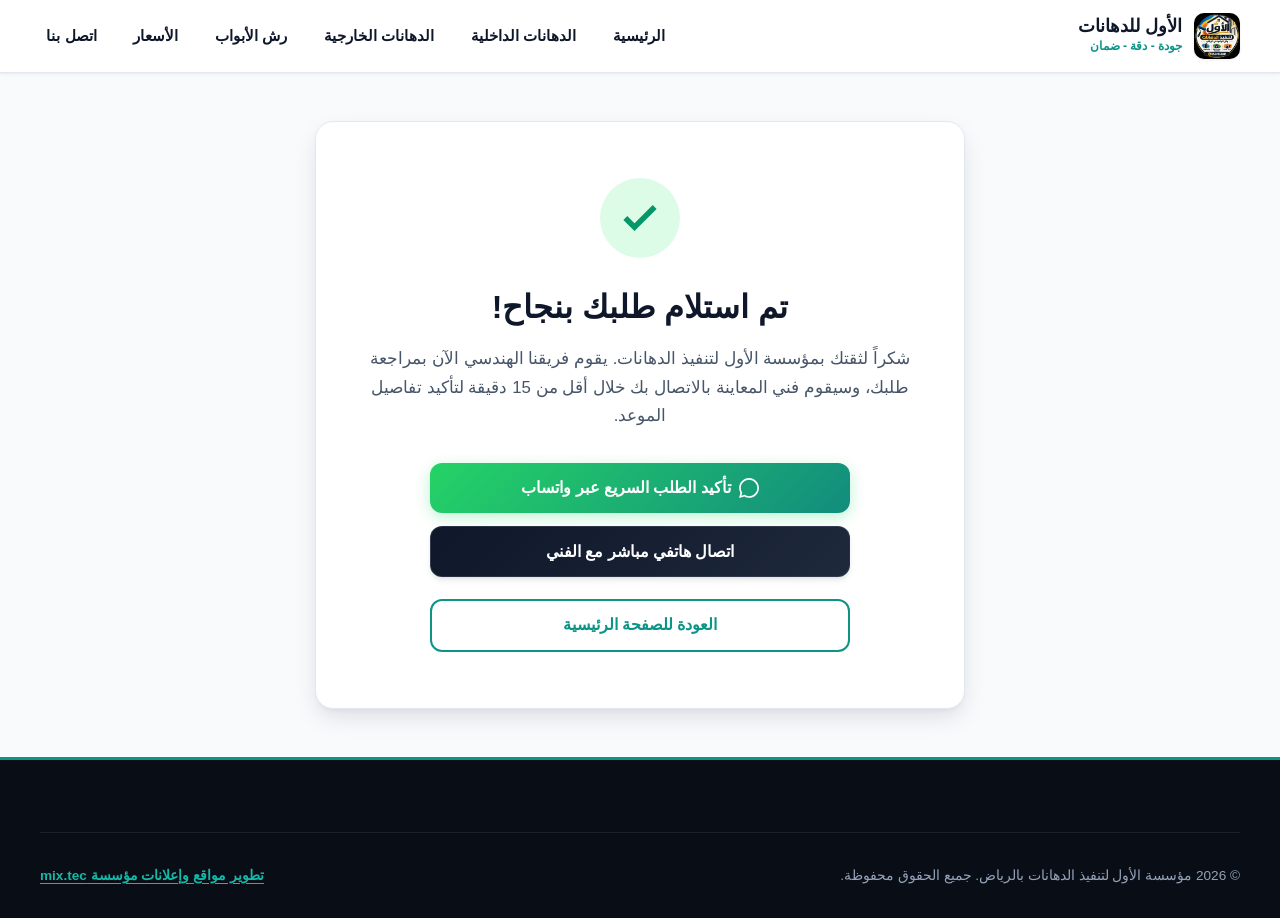
<file: thank-you.html>
<!DOCTYPE html>
<html lang="ar" dir="rtl">
<head>
  <meta charset="UTF-8">
  <meta name="viewport" content="width=device-width, initial-scale=1.0, maximum-scale=5.0">
  <title>شكراً لتواصلك | تم استلام طلبك بنجاح - الأول للدهانات بالرياض</title>
  <meta name="description" content="شكراً لتواصلك مع مؤسسة الأول لتنفيذ الدهانات بالرياض. تم استلام بيانات طلبك بنجاح وسيتواصل معك الفني المختص فوراً لتأكيد موعد المعاينة.">
  <meta name="robots" content="noindex, follow">
  <link rel="canonical" href="https://painting-riyadh.pages.dev/thank-you.html">

  <link rel="icon" type="image/webp" href="/images/logo_result.webp">
  <link rel="apple-touch-icon" href="/images/logo_result.webp">
  <link rel="manifest" href="/manifest.json">
  <link rel="stylesheet" href="/style.css">

  <style>
    .thank-you-box {
      background: var(--bg-white);
      border-radius: var(--radius-lg);
      padding: 3.5rem 2rem;
      border: 1px solid var(--border-color);
      box-shadow: var(--shadow-lg);
      max-width: 650px;
      margin: 3rem auto;
      text-align: center;
    }
    .check-icon-circle {
      width: 80px;
      height: 80px;
      border-radius: 50%;
      background: #dcfce7;
      color: var(--accent);
      display: flex;
      align-items: center;
      justify-content: center;
      margin: 0 auto 1.5rem;
    }
  </style>

  <!-- تسجيل تحويل إعلانات قوقل فور تحميل الصفحة -->
  <script>
    window.addEventListener('DOMContentLoaded', () => {
      if (typeof reportConversion === 'function') {
        reportConversion('form');
      }
    });
  </script>
</head>
<body>

  <header class="site-header">
    <div class="container header-container">
      <a href="/" class="brand-logo" aria-label="الرئيسية - الأول لتنفيذ الدهانات">
        <img src="/images/logo_result.webp" alt="شعار مؤسسة الأول لتنفيذ الدهانات بالرياض" width="46" height="46">
        <div class="brand-title">
          <span class="brand-name">الأول للدهانات</span>
          <span class="brand-tagline">جودة - دقة - ضمان</span>
        </div>
      </a>

      <nav aria-label="القائمة الرئيسية">
        <ul class="nav-desktop">
          <li><a href="/" class="nav-link">الرئيسية</a></li>
          <li><a href="/interior-paint.html" class="nav-link">الدهانات الداخلية</a></li>
          <li><a href="/exterior-paint.html" class="nav-link">الدهانات الخارجية</a></li>
          <li><a href="/door-paint.html" class="nav-link">رش الأبواب</a></li>
          <li><a href="/prices.html" class="nav-link">الأسعار</a></li>
          <li><a href="/contact-us.html" class="nav-link">اتصل بنا</a></li>
        </ul>
      </nav>
    </div>
  </header>

  <main>
    <div class="container">
      <div class="thank-you-box">
        <div class="check-icon-circle">
          <svg width="44" height="44" viewBox="0 0 24 24" fill="none" stroke="currentColor" stroke-width="3"><polyline points="20 6 9 17 4 12"></polyline></svg>
        </div>
        <h1 style="font-size: 2rem; font-weight: 900; color: var(--primary); margin-bottom: 0.75rem;">تم استلام طلبك بنجاح!</h1>
        <p style="font-size: 1.05rem; color: var(--text-muted); line-height: 1.7; margin-bottom: 2rem;">
          شكراً لثقتك بمؤسسة الأول لتنفيذ الدهانات. يقوم فريقنا الهندسي الآن بمراجعة طلبك، وسيقوم فني المعاينة بالاتصال بك خلال أقل من 15 دقيقة لتأكيد تفاصيل الموعد.
        </p>

        <div style="display: flex; flex-direction: column; gap: 0.85rem; max-width: 420px; margin: 0 auto;">
          <a href="https://wa.me/966534953831?text=مرحباً،%20لقد%20أرسلت%20طلبي%20عبر%20الموقع%20وأود%20المتابعة%20الفورية" class="btn btn-whatsapp" onclick="handleTrackedWhatsApp(event, 'مرحباً، أود متابعة طلبي فوراً عبر واتساب')">
            <svg viewBox="0 0 24 24" fill="currentColor"><path d="M.057 24l1.687-6.163c-1.041-1.804-1.588-3.849-1.587-5.946.003-6.556 5.338-11.891 11.893-11.891 3.181.001 6.167 1.24 8.413 3.488 2.245 2.248 3.481 5.236 3.48 8.414-.003 6.557-5.338 11.892-11.893 11.892-1.99-.001-3.951-.5-5.688-1.448l-6.305 1.654zm6.597-3.807c1.676.995 3.276 1.591 5.392 1.592 5.448 0 9.886-4.434 9.889-9.885.002-5.462-4.415-9.89-9.881-9.892-5.452 0-9.887 4.434-9.889 9.884-.001 2.225.651 3.891 1.746 5.634l-.999 3.648 3.742-.981z"/></svg>
            تأكيد الطلب السريع عبر واتساب
          </a>
          <a href="tel:+966534953831" class="btn btn-call" onclick="handleTrackedCall(event)">
            اتصال هاتفي مباشر مع الفني
          </a>
          <a href="/" class="btn btn-outline" style="margin-top: 0.5rem;">
            العودة للصفحة الرئيسية
          </a>
        </div>
      </div>
    </div>
  </main>

  <footer class="site-footer" style="margin-top: auto;">
    <div class="container">
      <div class="footer-bottom">
        <div>&copy; 2026 مؤسسة الأول لتنفيذ الدهانات بالرياض. جميع الحقوق محفوظة.</div>
        <div>
          <a href="https://wa.me/966578539687" target="_blank" rel="noopener noreferrer" class="developer-attribution">
            تطوير مواقع وإعلانات مؤسسة mix.tec
          </a>
        </div>
      </div>
    </div>
  </footer>

  <script src="/script.js"></script>
</body>
</html>
</file>
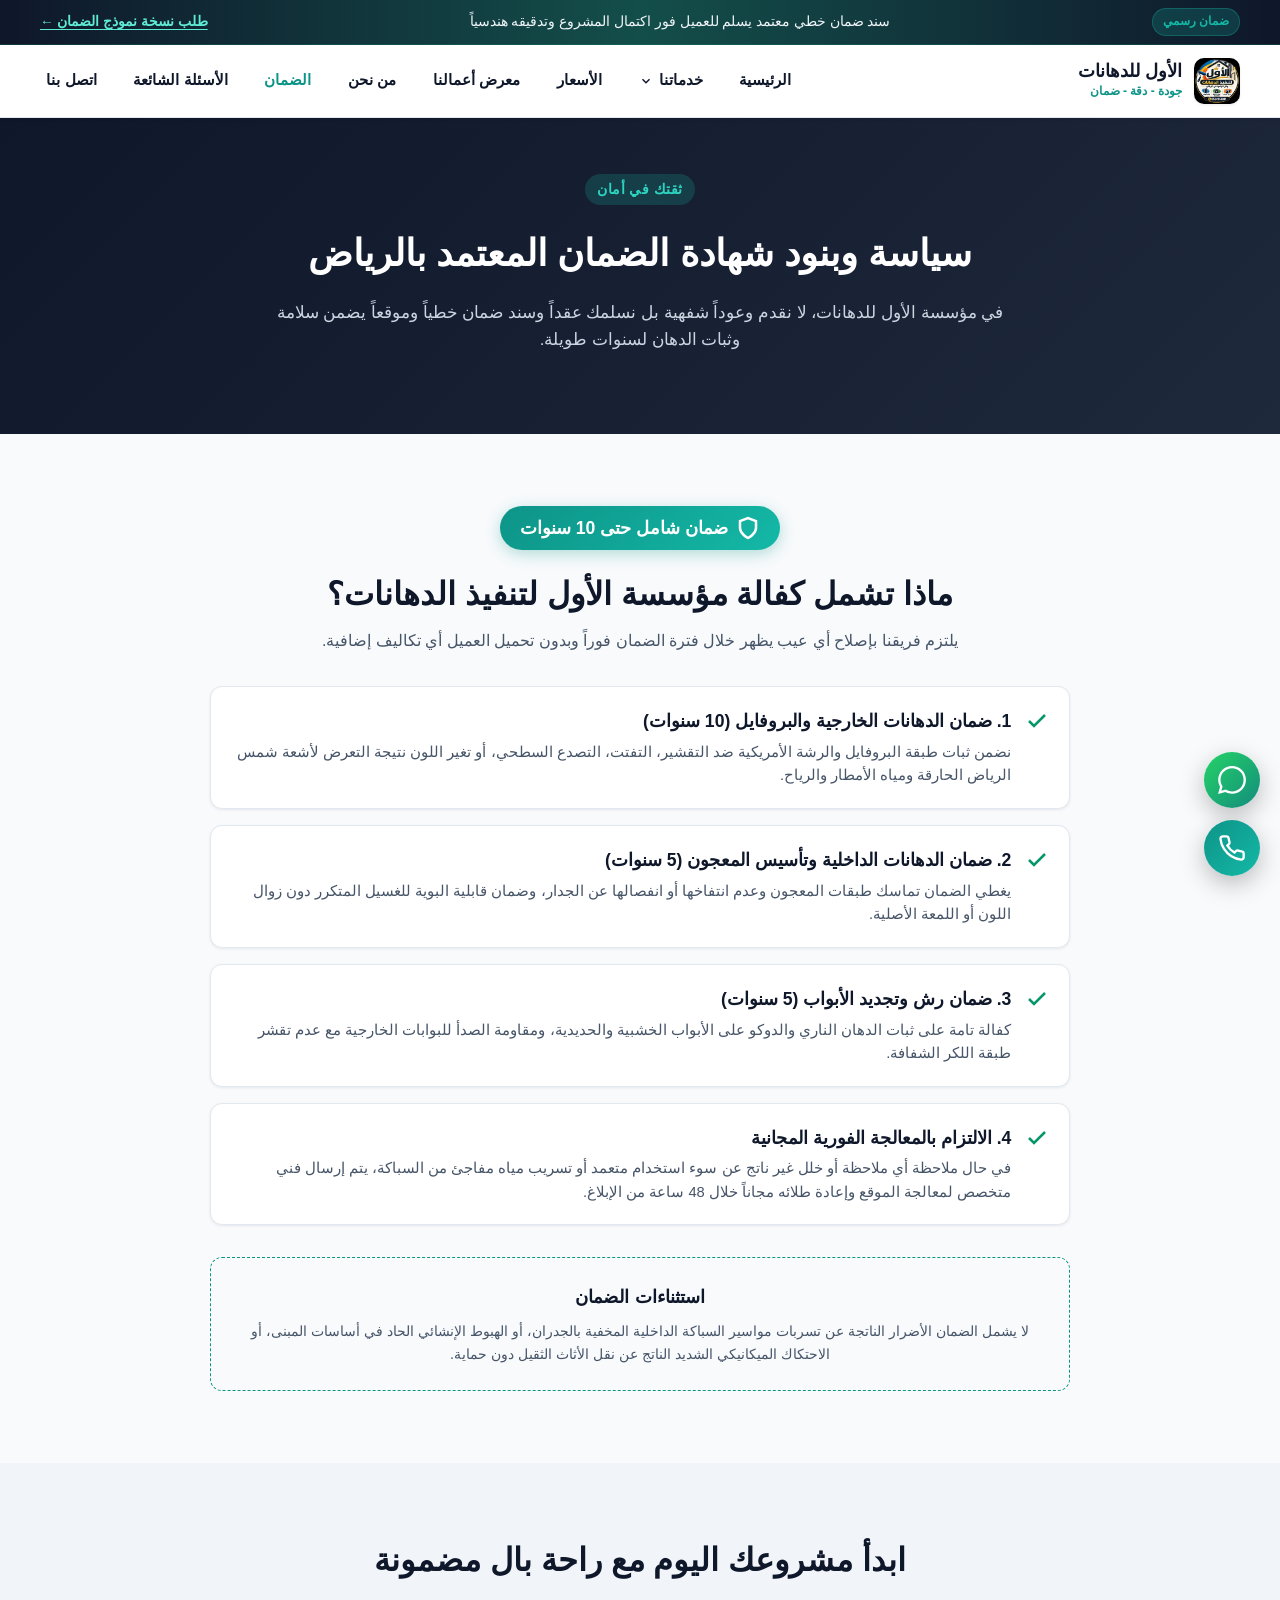
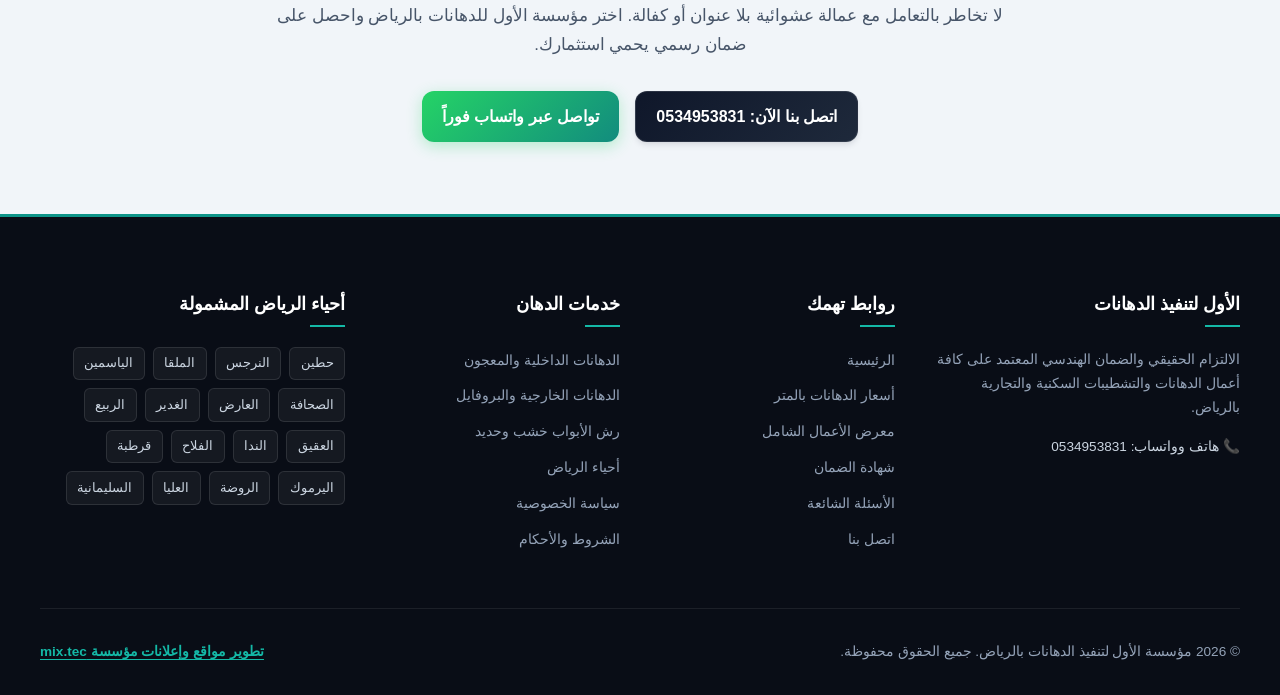
<file: warranty.html>
<!DOCTYPE html>
<html lang="ar" dir="rtl">
<head>
  <meta charset="UTF-8">
  <meta name="viewport" content="width=device-width, initial-scale=1.0, maximum-scale=5.0">
  <title>شهادة وسياسة الضمان المعتمد | الأول للدهانات بالرياض</title>
  <meta name="description" content="اطلع على تفاصيل وشروط الضمان الخطي المعتمد من مؤسسة الأول للدهانات بالرياض. ضمان يصل حتى 10 سنوات على الدهانات الخارجية وبروفايل الواجهات والدهانات الداخلية.">
  <meta name="keywords" content="ضمان دهانات بالرياض, ضمان بروفايل خارجي 10 سنوات, كفالة اعمال البوية, مقاول دهانات معتمد بالرياض">
  <meta name="robots" content="index, follow">
  <link rel="canonical" href="https://painting-riyadh.pages.dev/warranty.html">

  <meta property="og:type" content="website">
  <meta property="og:title" content="شهادة الضمان المعتمد | الأول لتنفيذ الدهانات بالرياض">
  <meta property="og:description" content="التزام قانوني وهندسي صريح بضمان جودة المواد ودقة التنفيذ حتى 10 سنوات.">
  <meta property="og:url" content="https://painting-riyadh.pages.dev/warranty.html">
  <meta property="og:image" content="https://painting-riyadh.pages.dev/images/logo_result.webp">

  <link rel="icon" type="image/webp" href="/images/logo_result.webp">
  <link rel="apple-touch-icon" href="/images/logo_result.webp">
  <link rel="manifest" href="/manifest.json">
  <link rel="stylesheet" href="/style.css">

  <style>
    .warranty-card-badge {
      display: inline-flex;
      align-items: center;
      gap: 0.5rem;
      background: linear-gradient(135deg, var(--secondary) 0%, var(--teal) 100%);
      color: #ffffff;
      padding: 0.5rem 1.25rem;
      border-radius: var(--radius-full);
      font-weight: 800;
      font-size: 1.1rem;
      margin-bottom: 1.5rem;
      box-shadow: 0 4px 15px rgba(13, 148, 136, 0.3);
    }
    .warranty-points-list {
      display: flex;
      flex-direction: column;
      gap: 1rem;
      margin: 1.5rem 0;
    }
    .warranty-point-item {
      display: flex;
      gap: 0.85rem;
      align-items: flex-start;
      background: var(--bg-white);
      padding: 1.25rem;
      border-radius: var(--radius-md);
      border: 1px solid var(--border-color);
      box-shadow: var(--shadow-sm);
    }
    .warranty-point-item svg {
      width: 24px;
      height: 24px;
      color: var(--accent);
      flex-shrink: 0;
      margin-top: 2px;
    }
    .warranty-point-item h4 {
      font-size: 1.1rem;
      font-weight: 800;
      color: var(--primary);
      margin-bottom: 0.35rem;
    }
    .warranty-point-item p {
      font-size: 0.92rem;
      color: var(--text-muted);
      line-height: 1.6;
    }
  </style>
</head>
<body>

  <div class="top-bar">
    <div class="container top-bar-content">
      <div class="top-bar-badge">ضمان رسمي</div>
      <div>سند ضمان خطي معتمد يسلم للعميل فور اكتمال المشروع وتدقيقه هندسياً</div>
      <a href="https://wa.me/966534953831?text=مرحباً،%20أود%20الاستفسار%20عن%20شهادة%20الضمان" class="top-bar-link" onclick="handleTrackedWhatsApp(event, 'مرحباً، أود الاستفسار عن تفاصيل الضمان المعتمد')">
        طلب نسخة نموذج الضمان &larr;
      </a>
    </div>
  </div>

  <header class="site-header">
    <div class="container header-container">
      <a href="/" class="brand-logo" aria-label="الرئيسية - الأول لتنفيذ الدهانات">
        <img src="/images/logo_result.webp" alt="شعار مؤسسة الأول لتنفيذ الدهانات بالرياض" width="46" height="46">
        <div class="brand-title">
          <span class="brand-name">الأول للدهانات</span>
          <span class="brand-tagline">جودة - دقة - ضمان</span>
        </div>
      </a>

      <nav aria-label="القائمة الرئيسية">
        <ul class="nav-desktop">
          <li><a href="/" class="nav-link">الرئيسية</a></li>
          <li>
            <a href="javascript:void(0)" class="nav-link" aria-haspopup="true">
              خدماتنا
              <svg class="dropdown-chevron" width="14" height="14" viewBox="0 0 24 24" fill="none" stroke="currentColor" stroke-width="2.5"><polyline points="6 9 12 15 18 9"></polyline></svg>
            </a>
            <div class="dropdown-menu">
              <a href="/interior-paint.html" class="dropdown-link">الدهانات الداخلية والمعجون</a>
              <a href="/exterior-paint.html" class="dropdown-link">الدهانات الخارجية والرشة</a>
              <a href="/door-paint.html" class="dropdown-link">رش الأبواب الخشب والحديد</a>
            </div>
          </li>
          <li><a href="/prices.html" class="nav-link">الأسعار</a></li>
          <li><a href="/our-works.html" class="nav-link">معرض أعمالنا</a></li>
          <li><a href="/about-us.html" class="nav-link">من نحن</a></li>
          <li><a href="/warranty.html" class="nav-link active">الضمان</a></li>
          <li><a href="/faq.html" class="nav-link">الأسئلة الشائعة</a></li>
          <li><a href="/contact-us.html" class="nav-link">اتصل بنا</a></li>
        </ul>
      </nav>

      <button class="menu-toggle" id="menuToggle" aria-label="فتح القائمة الرئيسية" aria-expanded="false">
        <span class="bar"></span>
        <span class="bar"></span>
        <span class="bar"></span>
      </button>
    </div>
  </header>

  <div class="drawer-backdrop" id="drawerBackdrop"></div>
  <aside class="mobile-drawer" id="mobileDrawer">
    <div class="mobile-nav-list">
      <a href="/" class="mobile-nav-link">الرئيسية</a>
      <div>
        <div class="mobile-nav-link mobile-accordion-toggle" id="mobileServicesToggle">
          <span>خدمات الدهانات</span>
          <svg width="16" height="16" viewBox="0 0 24 24" fill="none" stroke="currentColor" stroke-width="2"><polyline points="6 9 12 15 18 9"></polyline></svg>
        </div>
        <div class="mobile-accordion-content" id="mobileServicesList">
          <a href="/interior-paint.html">الدهانات الداخلية والديكورية</a>
          <a href="/exterior-paint.html">الدهانات الخارجية والبروفايل</a>
          <a href="/door-paint.html">رش الأبواب (خشب وحديد)</a>
        </div>
      </div>
      <a href="/prices.html" class="mobile-nav-link">قائمة الأسعار التقديرية</a>
      <a href="/our-works.html" class="mobile-nav-link">معرض المشاريع السابقة</a>
      <a href="/city-landing.html" class="mobile-nav-link">أحياء الرياض المغطاة</a>
      <a href="/about-us.html" class="mobile-nav-link">عن المؤسسة</a>
      <a href="/warranty.html" class="mobile-nav-link active">شهادة الضمان</a>
      <a href="/faq.html" class="mobile-nav-link">الأسئلة المتكررة</a>
      <a href="/contact-us.html" class="mobile-nav-link">بيانات التواصل</a>
    </div>

    <div class="mobile-drawer-cta">
      <a href="tel:+966534953831" class="btn btn-call" onclick="handleTrackedCall(event)">اتصال مباشر: 0534953831</a>
      <a href="https://wa.me/966534953831?text=مرحباً،%20أود%20الاستفسار%20عن%20الضمان" class="btn btn-whatsapp" onclick="handleTrackedWhatsApp(event, 'مرحباً، أود الاستفسار عن الضمان')">واتساب فوري</a>
    </div>
  </aside>

  <main>
    <section class="section" style="background: linear-gradient(135deg, #0f172a 0%, #1e293b 100%); color: #ffffff; padding: 3.5rem 0;">
      <div class="container" style="text-align: center;">
        <span class="section-subtitle" style="background: rgba(20, 184, 166, 0.2); color: #2dd4bf;">ثقتك في أمان</span>
        <h1 style="font-size: 2.3rem; font-weight: 900; margin: 0.8rem 0 1rem;">سياسة وبنود شهادة الضمان المعتمد بالرياض</h1>
        <p style="font-size: 1.05rem; max-width: 750px; margin: 0 auto 1.5rem; color: #cbd5e1;">
          في مؤسسة الأول للدهانات، لا نقدم وعوداً شفهية بل نسلمك عقداً وسند ضمان خطياً وموقعاً يضمن سلامة وثبات الدهان لسنوات طويلة.
        </p>
      </div>
    </section>

    <!-- تفاصيل بنود الضمان -->
    <section class="section">
      <div class="container" style="max-width: 900px;">
        <div style="text-align: center; margin-bottom: 2rem;">
          <div class="warranty-card-badge">
            <svg width="24" height="24" viewBox="0 0 24 24" fill="none" stroke="currentColor" stroke-width="2.5"><path d="M12 22s8-4 8-10V5l-8-3-8 3v7c0 6 8 10 8 10z"></path></svg>
            ضمان شامل حتى 10 سنوات
          </div>
          <h2 class="section-title">ماذا تشمل كفالة مؤسسة الأول لتنفيذ الدهانات؟</h2>
          <p class="section-desc">يلتزم فريقنا بإصلاح أي عيب يظهر خلال فترة الضمان فوراً وبدون تحميل العميل أي تكاليف إضافية.</p>
        </div>

        <div class="warranty-points-list">
          <div class="warranty-point-item">
            <svg viewBox="0 0 24 24" fill="none" stroke="currentColor" stroke-width="2.5"><polyline points="20 6 9 17 4 12"></polyline></svg>
            <div>
              <h4>1. ضمان الدهانات الخارجية والبروفايل (10 سنوات)</h4>
              <p>نضمن ثبات طبقة البروفايل والرشة الأمريكية ضد التقشير، التفتت، التصدع السطحي، أو تغير اللون نتيجة التعرض لأشعة شمس الرياض الحارقة ومياه الأمطار والرياح.</p>
            </div>
          </div>

          <div class="warranty-point-item">
            <svg viewBox="0 0 24 24" fill="none" stroke="currentColor" stroke-width="2.5"><polyline points="20 6 9 17 4 12"></polyline></svg>
            <div>
              <h4>2. ضمان الدهانات الداخلية وتأسيس المعجون (5 سنوات)</h4>
              <p>يغطي الضمان تماسك طبقات المعجون وعدم انتفاخها أو انفصالها عن الجدار، وضمان قابلية البوية للغسيل المتكرر دون زوال اللون أو اللمعة الأصلية.</p>
            </div>
          </div>

          <div class="warranty-point-item">
            <svg viewBox="0 0 24 24" fill="none" stroke="currentColor" stroke-width="2.5"><polyline points="20 6 9 17 4 12"></polyline></svg>
            <div>
              <h4>3. ضمان رش وتجديد الأبواب (5 سنوات)</h4>
              <p>كفالة تامة على ثبات الدهان الناري والدوكو على الأبواب الخشبية والحديدية، ومقاومة الصدأ للبوابات الخارجية مع عدم تقشر طبقة اللكر الشفافة.</p>
            </div>
          </div>

          <div class="warranty-point-item">
            <svg viewBox="0 0 24 24" fill="none" stroke="currentColor" stroke-width="2.5"><polyline points="20 6 9 17 4 12"></polyline></svg>
            <div>
              <h4>4. الالتزام بالمعالجة الفورية المجانية</h4>
              <p>في حال ملاحظة أي ملاحظة أو خلل غير ناتج عن سوء استخدام متعمد أو تسريب مياه مفاجئ من السباكة، يتم إرسال فني متخصص لمعالجة الموقع وإعادة طلائه مجاناً خلال 48 ساعة من الإبلاغ.</p>
            </div>
          </div>
        </div>

        <div style="background: var(--bg-light); border: 1px dashed var(--secondary); border-radius: var(--radius-md); padding: 1.5rem; margin-top: 2rem; text-align: center;">
          <h3 style="color: var(--primary); font-size: 1.15rem; font-weight: 800; margin-bottom: 0.5rem;">استثناءات الضمان</h3>
          <p style="color: var(--text-muted); font-size: 0.9rem; line-height: 1.6;">
            لا يشمل الضمان الأضرار الناتجة عن تسربات مواسير السباكة الداخلية المخفية بالجدران، أو الهبوط الإنشائي الحاد في أساسات المبنى، أو الاحتكاك الميكانيكي الشديد الناتج عن نقل الأثاث الثقيل دون حماية.
          </p>
        </div>
      </div>
    </section>

    <!-- تحويل نهائي -->
    <section class="section section-alt">
      <div class="container" style="max-width: 800px; text-align: center;">
        <h2 style="font-size: 2rem; font-weight: 800; color: var(--primary); margin-bottom: 1rem;">ابدأ مشروعك اليوم مع راحة بال مضمونة</h2>
        <p style="font-size: 1.05rem; color: var(--text-muted); margin-bottom: 2rem; line-height: 1.7;">
          لا تخاطر بالتعامل مع عمالة عشوائية بلا عنوان أو كفالة. اختر مؤسسة الأول للدهانات بالرياض واحصل على ضمان رسمي يحمي استثمارك.
        </p>
        <div style="display: flex; gap: 1rem; justify-content: center; flex-wrap: wrap;">
          <a href="tel:+966534953831" class="btn btn-call" onclick="handleTrackedCall(event)">اتصل بنا الآن: 0534953831</a>
          <a href="https://wa.me/966534953831?text=أود%20بدء%20مشروع%20دهان%20مع%20الضمان%20المعتمد" class="btn btn-whatsapp" onclick="handleTrackedWhatsApp(event, 'أود بدء مشروع دهان مع الضمان المعتمد بالرياض')">تواصل عبر واتساب فوراً</a>
        </div>
      </div>
    </section>
  </main>

  <footer class="site-footer">
    <div class="container">
      <div class="footer-grid">
        <div>
          <h4 class="footer-col-title">الأول لتنفيذ الدهانات</h4>
          <p style="font-size: 0.9rem; line-height: 1.7; color: #94a3b8; margin-bottom: 1rem;">
            الالتزام الحقيقي والضمان الهندسي المعتمد على كافة أعمال الدهانات والتشطيبات السكنية والتجارية بالرياض.
          </p>
          <div style="font-size: 0.85rem; color: #cbd5e1;">📞 هاتف وواتساب: 0534953831</div>
        </div>

        <div>
          <h4 class="footer-col-title">روابط تهمك</h4>
          <ul class="footer-links-list">
            <li><a href="/">الرئيسية</a></li>
            <li><a href="/prices.html">أسعار الدهانات بالمتر</a></li>
            <li><a href="/our-works.html">معرض الأعمال الشامل</a></li>
            <li><a href="/warranty.html">شهادة الضمان</a></li>
            <li><a href="/faq.html">الأسئلة الشائعة</a></li>
            <li><a href="/contact-us.html">اتصل بنا</a></li>
          </ul>
        </div>

        <div>
          <h4 class="footer-col-title">خدمات الدهان</h4>
          <ul class="footer-links-list">
            <li><a href="/interior-paint.html">الدهانات الداخلية والمعجون</a></li>
            <li><a href="/exterior-paint.html">الدهانات الخارجية والبروفايل</a></li>
            <li><a href="/door-paint.html">رش الأبواب خشب وحديد</a></li>
            <li><a href="/city-landing.html">أحياء الرياض</a></li>
            <li><a href="/privacy-policy.html">سياسة الخصوصية</a></li>
            <li><a href="/terms-conditions.html">الشروط والأحكام</a></li>
          </ul>
        </div>

        <div>
          <h4 class="footer-col-title">أحياء الرياض المشمولة</h4>
          <div class="neighborhood-cloud">
            <span class="neighborhood-tag">حطين</span>
            <span class="neighborhood-tag">النرجس</span>
            <span class="neighborhood-tag">الملقا</span>
            <span class="neighborhood-tag">الياسمين</span>
            <span class="neighborhood-tag">الصحافة</span>
            <span class="neighborhood-tag">العارض</span>
            <span class="neighborhood-tag">الغدير</span>
            <span class="neighborhood-tag">الربيع</span>
            <span class="neighborhood-tag">العقيق</span>
            <span class="neighborhood-tag">الندا</span>
            <span class="neighborhood-tag">الفلاح</span>
            <span class="neighborhood-tag">قرطبة</span>
            <span class="neighborhood-tag">اليرموك</span>
            <span class="neighborhood-tag">الروضة</span>
            <span class="neighborhood-tag">العليا</span>
            <span class="neighborhood-tag">السليمانية</span>
          </div>
        </div>
      </div>

      <div class="footer-bottom">
        <div>&copy; 2026 مؤسسة الأول لتنفيذ الدهانات بالرياض. جميع الحقوق محفوظة.</div>
        <div>
          <a href="https://wa.me/966578539687" target="_blank" rel="noopener noreferrer" class="developer-attribution">
            تطوير مواقع وإعلانات مؤسسة mix.tec
          </a>
        </div>
      </div>
    </div>
  </footer>

  <div class="floating-contact-right">
    <a href="https://wa.me/966534953831?text=مرحباً،%20أود%20الاستفسار%20عن%20شروط%20الضمان" class="floating-btn floating-whatsapp" aria-label="واتساب" onclick="handleTrackedWhatsApp(event, 'مرحباً، أود الاستفسار عن تفاصيل الضمان المعتمد')">
      <svg viewBox="0 0 24 24" fill="currentColor"><path d="M.057 24l1.687-6.163c-1.041-1.804-1.588-3.849-1.587-5.946.003-6.556 5.338-11.891 11.893-11.891 3.181.001 6.167 1.24 8.413 3.488 2.245 2.248 3.481 5.236 3.48 8.414-.003 6.557-5.338 11.892-11.893 11.892-1.99-.001-3.951-.5-5.688-1.448l-6.305 1.654zm6.597-3.807c1.676.995 3.276 1.591 5.392 1.592 5.448 0 9.886-4.434 9.889-9.885.002-5.462-4.415-9.89-9.881-9.892-5.452 0-9.887 4.434-9.889 9.884-.001 2.225.651 3.891 1.746 5.634l-.999 3.648 3.742-.981z"/></svg>
    </a>
    <a href="tel:+966534953831" class="floating-btn floating-call" aria-label="اتصال" onclick="handleTrackedCall(event)">
      <svg viewBox="0 0 24 24" fill="none" stroke="currentColor" stroke-width="2"><path d="M22 16.92v3a2 2 0 0 1-2.18 2 19.79 19.79 0 0 1-8.63-3.07 19.5 19.5 0 0 1-6-6 19.79 19.79 0 0 1-3.07-8.67A2 2 0 0 1 4.11 2h3a2 2 0 0 1 2 1.72 12.84 12.84 0 0 0 .7 2.81 2 2 0 0 1-.45 2.11L8.09 9.91a16 16 0 0 0 6 6l1.27-1.27a2 2 0 0 1 2.11-.45 12.84 12.84 0 0 0 2.81.7A2 2 0 0 1 22 16.92z"></path></svg>
    </a>
  </div>

  <button class="floating-scroll-left" id="scrollTopBtn" aria-label="أعلى الصفحة">
    <svg width="24" height="24" viewBox="0 0 24 24" fill="none" stroke="currentColor" stroke-width="2.5"><polyline points="18 15 12 9 6 15"></polyline></svg>
  </button>

  <script src="/script.js"></script>
</body>
</html>
</file>
<file: style.css>
/* ==========================================================================
   Identity: Modern Slate & Electric Teal
   Palette: Primary: #0f172a | Secondary: #0d9488 | Accent: #059669 | Teal: #14b8a6
   ========================================================================== */

:root {
  --primary: #0f172a;
  --primary-light: #1e293b;
  --secondary: #0d9488;
  --secondary-hover: #0f766e;
  --accent: #059669;
  --accent-hover: #047857;
  --teal: #14b8a6;
  --teal-light: #ccfbf1;
  --bg-light: #f8fafc;
  --bg-white: #ffffff;
  --text-main: #0f172a;
  --text-muted: #475569;
  --text-light: #94a3b8;
  --border-color: #e2e8f0;
  --border-focus: #14b8a6;
  --shadow-sm: 0 1px 3px rgba(15, 23, 42, 0.08);
  --shadow-md: 0 4px 6px -1px rgba(15, 23, 42, 0.1), 0 2px 4px -2px rgba(15, 23, 42, 0.06);
  --shadow-lg: 0 10px 25px -3px rgba(15, 23, 42, 0.12), 0 4px 6px -4px rgba(15, 23, 42, 0.08);
  --shadow-glow: 0 0 20px rgba(20, 184, 166, 0.35);
  --transition: all 0.25s cubic-bezier(0.4, 0, 0.2, 1);
  --radius-sm: 6px;
  --radius-md: 12px;
  --radius-lg: 18px;
  --radius-full: 9999px;
  --font-family: -apple-system, BlinkMacSystemFont, "Segoe UI", Roboto, "Helvetica Neue", Arial, sans-serif;
}

*, *::before, *::after {
  box-sizing: border-box;
  margin: 0;
  padding: 0;
}

html {
  direction: rtl;
  text-align: right;
  font-family: var(--font-family);
  font-size: 16px;
  line-height: 1.6;
  background-color: var(--bg-light);
  color: var(--text-main);
  scroll-behavior: smooth;
  -webkit-text-size-adjust: 100%;
}

body {
  min-height: 100vh;
  display: flex;
  flex-direction: column;
  overflow-x: hidden;
}

img {
  max-width: 100%;
  height: auto;
  display: block;
}

a {
  color: inherit;
  text-decoration: none;
  transition: var(--transition);
}

ul, ol {
  list-style: none;
}

button, input, select, textarea {
  font-family: inherit;
  font-size: inherit;
  color: inherit;
  border: none;
  outline: none;
  background: none;
}

.container {
  width: 100%;
  max-width: 1240px;
  margin-left: auto;
  margin-right: auto;
  padding-left: 1.25rem;
  padding-right: 1.25rem;
}

/* ==========================================================================
   2. الأزرار ومعايير الجوال (Mobile CRO & Text Wrapping)
   ========================================================================== */
.btn {
  display: inline-flex;
  align-items: center;
  justify-content: center;
  gap: 0.5rem;
  text-align: center;
  font-weight: 700;
  font-size: 1rem;
  border-radius: var(--radius-md);
  cursor: pointer;
  transition: var(--transition);
  /* المعايير الصارمة لمنع قص النصوص في الهواتف الصغيرة */
  white-space: normal !important;
  line-height: 1.35 !important;
  padding: 0.85rem 1.25rem !important;
  word-break: normal !important;
  min-height: 50px !important;
  text-decoration: none;
}

.btn-primary {
  background: linear-gradient(135deg, var(--secondary) 0%, var(--teal) 100%);
  color: var(--bg-white);
  box-shadow: 0 4px 15px rgba(13, 148, 136, 0.35);
  border: 1px solid rgba(255, 255, 255, 0.15);
}

.btn-primary:hover {
  background: linear-gradient(135deg, var(--secondary-hover) 0%, var(--secondary) 100%);
  box-shadow: var(--shadow-glow);
  transform: translateY(-2px);
}

.btn-whatsapp {
  background: linear-gradient(135deg, #25D366 0%, #128C7E 100%);
  color: var(--bg-white);
  box-shadow: 0 4px 15px rgba(37, 211, 102, 0.3);
}

.btn-whatsapp:hover {
  background: linear-gradient(135deg, #1fb855 0%, #0d7367 100%);
  transform: translateY(-2px);
}

.btn-call {
  background: linear-gradient(135deg, var(--primary) 0%, var(--primary-light) 100%);
  color: var(--bg-white);
  border: 1px solid rgba(255, 255, 255, 0.1);
  box-shadow: var(--shadow-md);
}

.btn-call:hover {
  background: var(--primary-light);
  transform: translateY(-2px);
}

.btn-outline {
  border: 2px solid var(--secondary);
  color: var(--secondary);
  background: transparent;
}

.btn-outline:hover {
  background-color: var(--secondary);
  color: var(--bg-white);
}

.btn-accent {
  background: linear-gradient(135deg, var(--accent) 0%, #10b981 100%);
  color: var(--bg-white);
  box-shadow: 0 4px 14px rgba(5, 150, 105, 0.35);
}

.btn-accent:hover {
  background: var(--accent-hover);
  transform: translateY(-2px);
}

.btn svg {
  flex-shrink: 0;
  width: 20px;
  height: 20px;
}

/* ==========================================================================
   3. شريط الإعلانات الترويجي العلوي (Top Announcement Bar)
   ========================================================================== */
.top-bar {
  background: linear-gradient(90deg, var(--primary) 0%, #134e4a 50%, var(--primary) 100%);
  color: #f1f5f9;
  font-size: 0.85rem;
  padding: 0.5rem 0;
  border-bottom: 1px solid rgba(20, 184, 166, 0.2);
}

.top-bar-content {
  display: flex;
  align-items: center;
  justify-content: space-between;
  gap: 1rem;
  flex-wrap: wrap;
}

.top-bar-badge {
  display: inline-flex;
  align-items: center;
  gap: 0.35rem;
  background: rgba(20, 184, 166, 0.2);
  color: var(--teal);
  padding: 0.2rem 0.6rem;
  border-radius: var(--radius-full);
  font-size: 0.75rem;
  font-weight: 700;
  border: 1px solid rgba(20, 184, 166, 0.3);
}

.top-bar-link {
  color: #5eead4;
  font-weight: 600;
  display: inline-flex;
  align-items: center;
  gap: 0.25rem;
  text-decoration: underline;
  text-underline-offset: 3px;
}

.top-bar-link:hover {
  color: #ffffff;
}

/* ==========================================================================
   4. الهيدر والقائمة (Header & Navigation)
   ========================================================================== */
.site-header {
  position: sticky;
  top: 0;
  z-index: 1000;
  background: rgba(255, 255, 255, 0.96);
  backdrop-filter: blur(12px);
  -webkit-backdrop-filter: blur(12px);
  border-bottom: 1px solid var(--border-color);
  box-shadow: var(--shadow-sm);
  transition: var(--transition);
}

.header-container {
  display: flex;
  align-items: center;
  justify-content: space-between;
  height: 72px;
}

.brand-logo {
  display: flex;
  align-items: center;
  gap: 0.75rem;
  text-decoration: none;
}

.brand-logo img {
  width: 46px;
  height: 46px;
  border-radius: 10px;
  object-fit: cover;
  box-shadow: var(--shadow-sm);
}

.brand-title {
  display: flex;
  flex-direction: column;
}

.brand-name {
  font-weight: 800;
  font-size: 1.15rem;
  color: var(--primary);
  line-height: 1.2;
}

.brand-tagline {
  font-size: 0.75rem;
  color: var(--secondary);
  font-weight: 600;
}

/* سطح المكتب */
.nav-desktop {
  display: flex;
  align-items: center;
  gap: 1.5rem;
}

.nav-desktop > li {
  position: relative;
}

.nav-link {
  font-weight: 600;
  font-size: 0.95rem;
  color: var(--text-main);
  padding: 0.5rem 0.4rem;
  display: inline-flex;
  align-items: center;
  gap: 0.35rem;
}

.nav-link:hover, .nav-link.active {
  color: var(--secondary);
}

/* القائمة المنسدلة في سطح المكتب */
.dropdown-menu {
  position: absolute;
  top: 100%;
  right: 0;
  width: 260px;
  background: var(--bg-white);
  border-radius: var(--radius-md);
  box-shadow: var(--shadow-lg);
  border: 1px solid var(--border-color);
  padding: 0.5rem;
  opacity: 0;
  visibility: hidden;
  transform: translateY(12px);
  transition: var(--transition);
  z-index: 1001;
}

.nav-desktop > li:hover .dropdown-menu,
.nav-desktop > li:focus-within .dropdown-menu {
  opacity: 1;
  visibility: visible;
  transform: translateY(0);
}

.dropdown-link {
  display: flex;
  align-items: center;
  gap: 0.6rem;
  padding: 0.65rem 0.85rem;
  border-radius: var(--radius-sm);
  color: var(--text-main);
  font-weight: 600;
  font-size: 0.9rem;
}

.dropdown-link:hover {
  background-color: var(--bg-light);
  color: var(--secondary);
  padding-right: 1.1rem;
}

.dropdown-chevron {
  transition: transform 0.25s ease;
}

.nav-desktop > li:hover .dropdown-chevron {
  transform: rotate(180deg);
}

/* زر همبرغر الجوال */
.menu-toggle {
  display: none;
  flex-direction: column;
  justify-content: center;
  align-items: center;
  gap: 5px;
  width: 44px;
  height: 40px;
  padding: 4px;
  border-radius: var(--radius-sm);
  border: 1px solid var(--border-color);
  background: var(--bg-light);
  cursor: pointer;
  z-index: 1010;
}

.menu-toggle .bar {
  display: block;
  width: 24px;
  height: 2.5px;
  background-color: var(--primary);
  border-radius: 3px;
  transition: var(--transition);
}

.menu-toggle.active .bar:nth-child(1) {
  transform: translateY(7.5px) rotate(45deg);
}

.menu-toggle.active .bar:nth-child(2) {
  opacity: 0;
}

.menu-toggle.active .bar:nth-child(3) {
  transform: translateY(-7.5px) rotate(-45deg);
}

/* درج التنقل للجوال */
.mobile-drawer {
  position: fixed;
  top: 0;
  right: -100%;
  width: 82%;
  max-width: 320px;
  height: 100vh;
  background: var(--bg-white);
  box-shadow: -5px 0 25px rgba(0, 0, 0, 0.15);
  z-index: 1005;
  padding: 5rem 1.25rem 2rem;
  overflow-y: auto;
  transition: right 0.35s cubic-bezier(0.4, 0, 0.2, 1);
  display: flex;
  flex-direction: column;
  justify-content: space-between;
}

.mobile-drawer.active {
  right: 0;
}

.drawer-backdrop {
  position: fixed;
  inset: 0;
  background: rgba(15, 23, 42, 0.6);
  backdrop-filter: blur(4px);
  z-index: 1004;
  opacity: 0;
  visibility: hidden;
  transition: var(--transition);
}

.drawer-backdrop.active {
  opacity: 1;
  visibility: visible;
}

.mobile-nav-list {
  display: flex;
  flex-direction: column;
  gap: 0.5rem;
}

.mobile-nav-link {
  display: flex;
  align-items: center;
  justify-content: space-between;
  padding: 0.75rem 0.5rem;
  font-weight: 700;
  font-size: 1rem;
  color: var(--text-main);
  border-radius: var(--radius-sm);
  width: 100%;
}

.mobile-nav-link:hover, .mobile-nav-link.active {
  background: var(--bg-light);
  color: var(--secondary);
}

/* أكورديون الخدمات في درج الموبايل */
.mobile-accordion-toggle {
  cursor: pointer;
}

.mobile-accordion-content {
  max-height: 0;
  overflow: hidden;
  transition: max-height 0.35s ease-out;
  background-color: var(--bg-light);
  border-radius: var(--radius-sm);
  margin-top: 0.25rem;
}

.mobile-accordion-content.open {
  max-height: 250px;
}

.mobile-accordion-content a {
  display: block;
  padding: 0.65rem 1rem;
  font-size: 0.9rem;
  font-weight: 600;
  color: var(--text-muted);
  border-bottom: 1px solid rgba(226, 232, 240, 0.6);
}

.mobile-accordion-content a:hover {
  color: var(--secondary);
}

.mobile-drawer-cta {
  display: flex;
  flex-direction: column;
  gap: 0.75rem;
  margin-top: 2rem;
  padding-top: 1.5rem;
  border-top: 1px solid var(--border-color);
}

/* ==========================================================================
   5. قسم الهيرو وبطاقات الثقة (Hero Section)
   ========================================================================== */
.hero-section {
  position: relative;
  background: linear-gradient(135deg, #0f172a 0%, #1e293b 70%, #0d9488 100%);
  color: var(--bg-white);
  padding: 3.5rem 0 4rem;
  overflow: hidden;
}

.hero-section::after {
  content: "";
  position: absolute;
  inset: 0;
  background-image: radial-gradient(rgba(20, 184, 166, 0.15) 1px, transparent 1px);
  background-size: 24px 24px;
  pointer-events: none;
}

.hero-grid {
  position: relative;
  z-index: 2;
  display: grid;
  grid-template-columns: 1.15fr 0.85fr;
  gap: 2.5rem;
  align-items: center;
}

.hero-content {
  display: flex;
  flex-direction: column;
  gap: 1.25rem;
}

.hero-badge {
  display: inline-flex;
  align-items: center;
  gap: 0.5rem;
  align-self: flex-start;
  padding: 0.4rem 0.9rem;
  border-radius: var(--radius-full);
  background: rgba(20, 184, 166, 0.15);
  border: 1px solid rgba(20, 184, 166, 0.35);
  color: #2dd4bf;
  font-size: 0.85rem;
  font-weight: 700;
}

.hero-title {
  font-size: 2.4rem;
  font-weight: 900;
  line-height: 1.25;
  letter-spacing: -0.5px;
}

.hero-title span {
  background: linear-gradient(135deg, #2dd4bf 0%, #34d399 100%);
  -webkit-background-clip: text;
  -webkit-text-fill-color: transparent;
}

.hero-desc {
  font-size: 1.05rem;
  color: #cbd5e1;
  line-height: 1.7;
}

.hero-ctas {
  display: flex;
  gap: 0.85rem;
  flex-wrap: wrap;
  margin-top: 0.5rem;
}

/* بطاقات الثقة السريعة في الهيرو */
.trust-badges-hero {
  display: grid;
  grid-template-columns: repeat(3, 1fr);
  gap: 0.75rem;
  margin-top: 1rem;
}

.trust-badge-item {
  display: flex;
  align-items: center;
  gap: 0.6rem;
  background: rgba(255, 255, 255, 0.06);
  border: 1px solid rgba(255, 255, 255, 0.1);
  padding: 0.65rem 0.85rem;
  border-radius: var(--radius-sm);
  backdrop-filter: blur(4px);
}

.trust-badge-item svg {
  color: var(--teal);
  flex-shrink: 0;
  width: 20px;
  height: 20px;
}

.trust-badge-text {
  font-size: 0.8rem;
  font-weight: 600;
  line-height: 1.2;
}

/* بطاقة حاسبة التسعيرة بالهيرو */
.hero-quote-card {
  background: var(--bg-white);
  color: var(--text-main);
  padding: 1.75rem;
  border-radius: var(--radius-lg);
  box-shadow: 0 20px 40px rgba(0, 0, 0, 0.25);
  border: 1px solid rgba(255, 255, 255, 0.8);
}

.quote-card-header {
  margin-bottom: 1.25rem;
  text-align: center;
}

.quote-card-header h3 {
  font-size: 1.3rem;
  font-weight: 800;
  color: var(--primary);
}

.quote-card-header p {
  font-size: 0.85rem;
  color: var(--text-muted);
}

.quote-form {
  display: flex;
  flex-direction: column;
  gap: 0.9rem;
}

.form-group {
  display: flex;
  flex-direction: column;
  gap: 0.35rem;
}

.form-label {
  font-size: 0.85rem;
  font-weight: 700;
  color: var(--primary-light);
}

.form-input, .form-select {
  width: 100%;
  padding: 0.75rem 0.9rem;
  border: 1px solid var(--border-color);
  border-radius: var(--radius-sm);
  background-color: var(--bg-light);
  font-size: 0.9rem;
  color: var(--text-main);
  transition: var(--transition);
}

.form-input:focus, .form-select:focus {
  border-color: var(--border-focus);
  background-color: var(--bg-white);
  box-shadow: 0 0 0 3px rgba(20, 184, 166, 0.15);
}

/* ==========================================================================
   6. الأقسام العامة، الشبكات، والبطاقات (General Layouts)
   ========================================================================== */
.section {
  padding: 4.5rem 0;
}

.section-alt {
  background-color: #f1f5f9;
}

.section-header {
  text-align: center;
  max-width: 760px;
  margin: 0 auto 3rem;
}

.section-subtitle {
  display: inline-block;
  color: var(--secondary);
  font-weight: 800;
  font-size: 0.9rem;
  text-transform: uppercase;
  letter-spacing: 0.5px;
  margin-bottom: 0.5rem;
  background: var(--teal-light);
  padding: 0.25rem 0.75rem;
  border-radius: var(--radius-full);
}

.section-title {
  font-size: 2rem;
  font-weight: 800;
  color: var(--primary);
  line-height: 1.3;
  margin-bottom: 0.75rem;
}

.section-desc {
  font-size: 1rem;
  color: var(--text-muted);
  line-height: 1.65;
}

/* شبكة الخدمات والبطاقات */
.cards-grid {
  display: grid;
  grid-template-columns: repeat(auto-fit, minmax(320px, 1fr));
  gap: 1.75rem;
}

.service-card {
  background: var(--bg-white);
  border-radius: var(--radius-md);
  border: 1px solid var(--border-color);
  overflow: hidden;
  box-shadow: var(--shadow-sm);
  transition: var(--transition);
  display: flex;
  flex-direction: column;
}

.service-card:hover {
  transform: translateY(-5px);
  box-shadow: var(--shadow-lg);
  border-color: var(--teal);
}

.service-card-img {
  position: relative;
  aspect-ratio: 16 / 10;
  overflow: hidden;
  background-color: #cbd5e1;
}

.service-card-img img {
  width: 100%;
  height: 100%;
  object-fit: cover;
  transition: transform 0.4s ease;
}

.service-card:hover .service-card-img img {
  transform: scale(1.05);
}

.service-card-body {
  padding: 1.5rem;
  display: flex;
  flex-direction: column;
  flex-grow: 1;
  gap: 0.75rem;
}

.service-card-title {
  font-size: 1.25rem;
  font-weight: 800;
  color: var(--primary);
}

.service-card-desc {
  font-size: 0.92rem;
  color: var(--text-muted);
  line-height: 1.6;
  flex-grow: 1;
}

.service-card-features {
  display: flex;
  flex-direction: column;
  gap: 0.4rem;
  margin: 0.5rem 0;
}

.service-card-feature-item {
  display: flex;
  align-items: center;
  gap: 0.5rem;
  font-size: 0.85rem;
  color: var(--text-main);
  font-weight: 600;
}

.service-card-feature-item svg {
  color: var(--accent);
  width: 16px;
  height: 16px;
  flex-shrink: 0;
}

/* معرض الأعمال (Galleries) */
.gallery-grid {
  display: grid;
  grid-template-columns: repeat(auto-fill, minmax(280px, 1fr));
  gap: 1.25rem;
}

.gallery-item {
  position: relative;
  aspect-ratio: 4 / 3;
  border-radius: var(--radius-md);
  overflow: hidden;
  background-color: #e2e8f0;
  box-shadow: var(--shadow-sm);
}

.gallery-item img {
  width: 100%;
  height: 100%;
  object-fit: cover;
  transition: transform 0.4s ease;
}

.gallery-item:hover img {
  transform: scale(1.06);
}

.gallery-overlay {
  position: absolute;
  inset: 0;
  background: linear-gradient(to top, rgba(15, 23, 42, 0.85) 0%, transparent 60%);
  display: flex;
  flex-direction: column;
  justify-content: flex-end;
  padding: 1rem;
  color: var(--bg-white);
  opacity: 0;
  transition: opacity 0.3s ease;
}

.gallery-item:hover .gallery-overlay {
  opacity: 1;
}

.gallery-title {
  font-size: 0.95rem;
  font-weight: 700;
}

/* ==========================================================================
   7. الأسئلة الشائعة (FAQ Accordion)
   ========================================================================== */
.faq-list {
  max-width: 840px;
  margin: 0 auto;
  display: flex;
  flex-direction: column;
  gap: 1rem;
}

.faq-card {
  background: var(--bg-white);
  border: 1px solid var(--border-color);
  border-radius: var(--radius-md);
  overflow: hidden;
  box-shadow: var(--shadow-sm);
}

.faq-trigger {
  width: 100%;
  display: flex;
  justify-content: space-between;
  align-items: center;
  padding: 1.15rem 1.25rem;
  font-weight: 700;
  font-size: 1.05rem;
  color: var(--primary);
  text-align: right;
  cursor: pointer;
  background: none;
  transition: var(--transition);
}

.faq-trigger:hover {
  color: var(--secondary);
  background-color: var(--bg-light);
}

.faq-icon {
  transition: transform 0.3s ease;
  flex-shrink: 0;
  color: var(--secondary);
}

.faq-card.open .faq-icon {
  transform: rotate(180deg);
}

.faq-answer {
  max-height: 0;
  overflow: hidden;
  transition: max-height 0.35s cubic-bezier(0, 1, 0, 1);
  padding: 0 1.25rem;
  color: var(--text-muted);
  font-size: 0.95rem;
  line-height: 1.7;
}

.faq-card.open .faq-answer {
  max-height: 500px;
  padding: 0 1.25rem 1.25rem;
  transition: max-height 0.35s ease-in-out;
}

/* ==========================================================================
   8. الفوتر وسحابة الأحياء (Footer & Local Neighborhood Cloud)
   ========================================================================== */
.site-footer {
  background: #090d16;
  color: #cbd5e1;
  padding: 4.5rem 0 2rem;
  border-top: 3px solid var(--secondary);
  position: relative;
}

.footer-grid {
  display: grid;
  grid-template-columns: 1.3fr 1fr 1fr 1.3fr;
  gap: 2.5rem;
  margin-bottom: 3.5rem;
}

.footer-col-title {
  color: var(--bg-white);
  font-size: 1.15rem;
  font-weight: 800;
  margin-bottom: 1.25rem;
  position: relative;
  padding-bottom: 0.5rem;
}

.footer-col-title::after {
  content: "";
  position: absolute;
  bottom: 0;
  right: 0;
  width: 35px;
  height: 2px;
  background-color: var(--teal);
}

.footer-links-list {
  display: flex;
  flex-direction: column;
  gap: 0.65rem;
}

.footer-links-list a {
  color: #94a3b8;
  font-size: 0.9rem;
  transition: var(--transition);
}

.footer-links-list a:hover {
  color: var(--teal);
  padding-right: 5px;
}

/* سحابة الأحياء (16 حياً بالرياض) */
.neighborhood-cloud {
  display: flex;
  flex-wrap: wrap;
  gap: 0.5rem;
}

.neighborhood-tag {
  background: rgba(255, 255, 255, 0.05);
  border: 1px solid rgba(255, 255, 255, 0.1);
  color: #cbd5e1;
  padding: 0.35rem 0.65rem;
  font-size: 0.8rem;
  border-radius: var(--radius-sm);
  transition: var(--transition);
}

.neighborhood-tag:hover {
  background: var(--secondary);
  color: var(--bg-white);
  border-color: var(--secondary);
}

/* توسيط شريط الحقوق ومسافة الأمان */
.footer-bottom {
  padding-top: 2rem;
  border-top: 1px solid rgba(255, 255, 255, 0.08);
  display: flex;
  align-items: center;
  justify-content: space-between;
  font-size: 0.85rem;
  color: var(--text-light);
  gap: 1rem;
}

.developer-attribution {
  color: var(--teal);
  font-weight: 700;
  text-decoration: underline;
  text-underline-offset: 3px;
}

.developer-attribution:hover {
  color: #ffffff;
}

/* ==========================================================================
   9. الأزرار العائمة الفاخرة (Floating CTAs)
   ========================================================================== */
.floating-contact-right {
  position: fixed;
  bottom: 24px;
  right: 20px;
  display: flex;
  flex-direction: column;
  gap: 12px;
  z-index: 999;
}

.floating-btn {
  width: 56px;
  height: 56px;
  border-radius: 50%;
  display: flex;
  align-items: center;
  justify-content: center;
  color: #ffffff;
  box-shadow: 0 8px 24px rgba(0, 0, 0, 0.25);
  transition: transform 0.3s cubic-bezier(0.34, 1.56, 0.64, 1);
  position: relative;
}

.floating-btn svg {
  width: 28px;
  height: 28px;
}

.floating-btn:hover {
  transform: scale(1.1);
}

.floating-whatsapp {
  background: linear-gradient(135deg, #25D366 0%, #128C7E 100%);
  animation: luxury-pulse 2.2s infinite;
}

.floating-call {
  background: linear-gradient(135deg, var(--secondary) 0%, var(--teal) 100%);
}

.floating-scroll-left {
  position: fixed;
  bottom: 24px;
  left: 20px;
  width: 48px;
  height: 48px;
  border-radius: 50%;
  background: var(--primary);
  color: #ffffff;
  display: flex;
  align-items: center;
  justify-content: center;
  box-shadow: var(--shadow-md);
  border: 1px solid rgba(255, 255, 255, 0.15);
  cursor: pointer;
  z-index: 998;
  opacity: 0;
  visibility: hidden;
  transform: translateY(20px);
  transition: var(--transition);
}

.floating-scroll-left.visible {
  opacity: 1;
  visibility: visible;
  transform: translateY(0);
}

.floating-scroll-left:hover {
  background: var(--secondary);
  transform: translateY(-4px);
}

@keyframes luxury-pulse {
  0% {
    box-shadow: 0 0 0 0 rgba(37, 211, 102, 0.7);
  }
  70% {
    box-shadow: 0 0 0 16px rgba(37, 211, 102, 0);
  }
  100% {
    box-shadow: 0 0 0 0 rgba(37, 211, 102, 0);
  }
}

/* ==========================================================================
   10. استجابة الجوال الصارمة (Responsive Breakpoints)
   ========================================================================== */
@media (max-width: 992px) {
  .nav-desktop {
    display: none;
  }
  .menu-toggle {
    display: flex;
  }
  .hero-grid {
    grid-template-columns: 1fr;
    gap: 2rem;
  }
  .footer-grid {
    grid-template-columns: 1fr 1fr;
  }
}

@media (max-width: 768px) {
  .top-bar-content {
    justify-content: center;
    text-align: center;
  }
  .hero-title {
    font-size: 1.85rem;
  }
  .trust-badges-hero {
    grid-template-columns: 1fr;
  }
  .footer-grid {
    grid-template-columns: 1fr;
    gap: 2rem;
  }
  
  /* معيار مسافة الأمان وتوسيط الفوتر في الموبايل بنسبة 100% */
  .site-footer {
    padding-bottom: 130px !important;
  }
  .footer-bottom {
    text-align: center !important;
    justify-content: center !important;
    flex-direction: column !important;
    gap: 0.75rem !important;
  }
  
  .floating-contact-right {
    bottom: 18px;
    right: 14px;
    gap: 10px;
  }
  .floating-btn {
    width: 50px;
    height: 50px;
  }
  .floating-btn svg {
    width: 24px;
    height: 24px;
  }
  .floating-scroll-left {
    bottom: 18px;
    left: 14px;
    width: 44px;
    height: 44px;
  }
}
</file>
